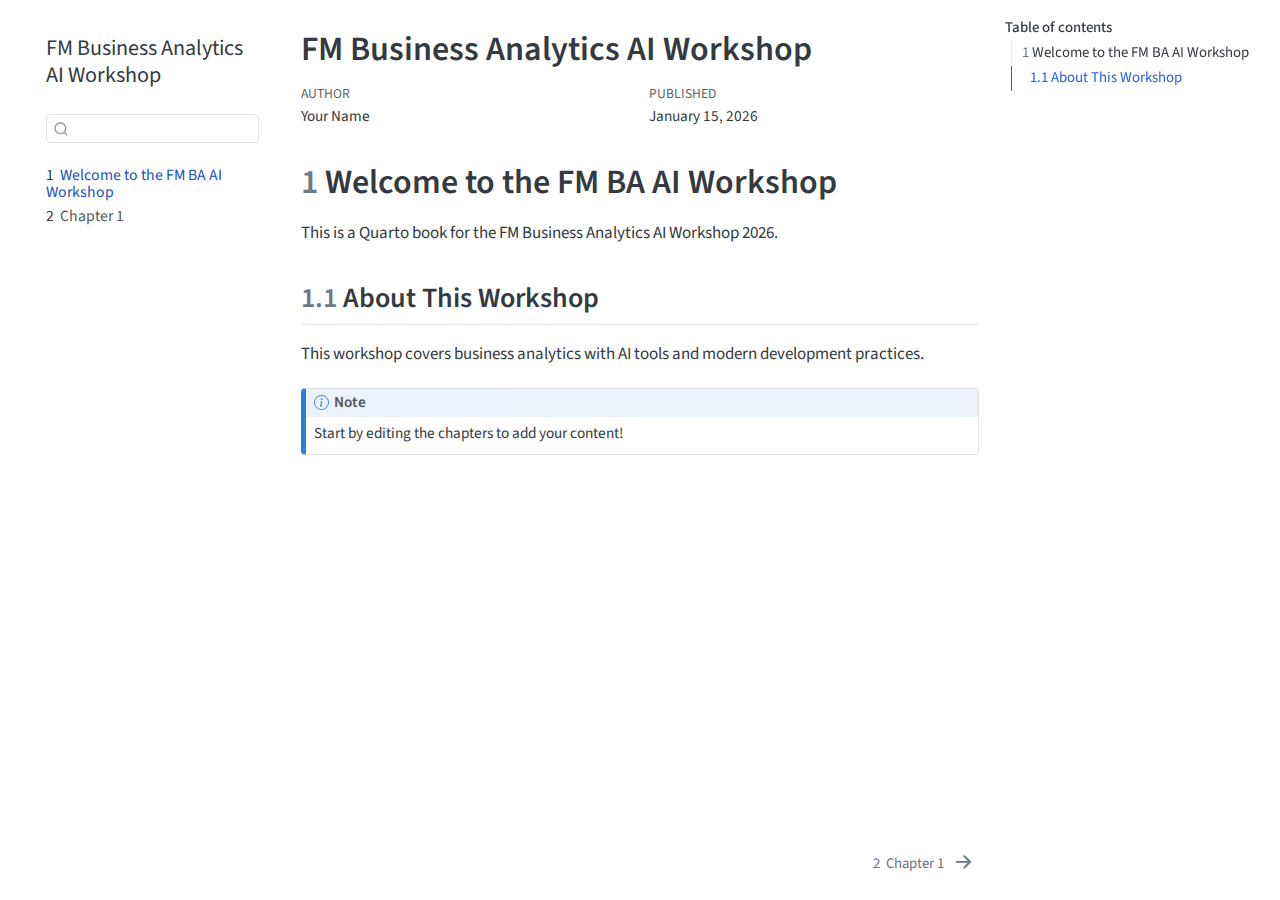
<file: index.html>
<!DOCTYPE html>
<html xmlns="http://www.w3.org/1999/xhtml" lang="en" xml:lang="en"><head>

<meta charset="utf-8">
<meta name="generator" content="quarto-1.8.26">

<meta name="viewport" content="width=device-width, initial-scale=1.0, user-scalable=yes">

<meta name="author" content="Your Name">
<meta name="dcterms.date" content="2026-01-15">

<title>FM Business Analytics AI Workshop</title>
<style>
code{white-space: pre-wrap;}
span.smallcaps{font-variant: small-caps;}
div.columns{display: flex; gap: min(4vw, 1.5em);}
div.column{flex: auto; overflow-x: auto;}
div.hanging-indent{margin-left: 1.5em; text-indent: -1.5em;}
ul.task-list{list-style: none;}
ul.task-list li input[type="checkbox"] {
  width: 0.8em;
  margin: 0 0.8em 0.2em -1em; /* quarto-specific, see https://github.com/quarto-dev/quarto-cli/issues/4556 */ 
  vertical-align: middle;
}
</style>


<script src="site_libs/quarto-nav/quarto-nav.js"></script>
<script src="site_libs/quarto-nav/headroom.min.js"></script>
<script src="site_libs/clipboard/clipboard.min.js"></script>
<script src="site_libs/quarto-search/autocomplete.umd.js"></script>
<script src="site_libs/quarto-search/fuse.min.js"></script>
<script src="site_libs/quarto-search/quarto-search.js"></script>
<meta name="quarto:offset" content="./">
<link href="./chapter1.html" rel="next">
<script src="site_libs/quarto-html/quarto.js" type="module"></script>
<script src="site_libs/quarto-html/tabsets/tabsets.js" type="module"></script>
<script src="site_libs/quarto-html/axe/axe-check.js" type="module"></script>
<script src="site_libs/quarto-html/popper.min.js"></script>
<script src="site_libs/quarto-html/tippy.umd.min.js"></script>
<script src="site_libs/quarto-html/anchor.min.js"></script>
<link href="site_libs/quarto-html/tippy.css" rel="stylesheet">
<link href="site_libs/quarto-html/quarto-syntax-highlighting-587c61ba64f3a5504c4d52d930310e48.css" rel="stylesheet" id="quarto-text-highlighting-styles">
<script src="site_libs/bootstrap/bootstrap.min.js"></script>
<link href="site_libs/bootstrap/bootstrap-icons.css" rel="stylesheet">
<link href="site_libs/bootstrap/bootstrap-0dd2bd5de344125cf763a379ddc3eb04.min.css" rel="stylesheet" append-hash="true" id="quarto-bootstrap" data-mode="light">
<script id="quarto-search-options" type="application/json">{
  "location": "sidebar",
  "copy-button": false,
  "collapse-after": 3,
  "panel-placement": "start",
  "type": "textbox",
  "limit": 50,
  "keyboard-shortcut": [
    "f",
    "/",
    "s"
  ],
  "show-item-context": false,
  "language": {
    "search-no-results-text": "No results",
    "search-matching-documents-text": "matching documents",
    "search-copy-link-title": "Copy link to search",
    "search-hide-matches-text": "Hide additional matches",
    "search-more-match-text": "more match in this document",
    "search-more-matches-text": "more matches in this document",
    "search-clear-button-title": "Clear",
    "search-text-placeholder": "",
    "search-detached-cancel-button-title": "Cancel",
    "search-submit-button-title": "Submit",
    "search-label": "Search"
  }
}</script>


</head>

<body class="nav-sidebar floating quarto-light">

<div id="quarto-search-results"></div>
  <header id="quarto-header" class="headroom fixed-top">
  <nav class="quarto-secondary-nav">
    <div class="container-fluid d-flex">
      <button type="button" class="quarto-btn-toggle btn" data-bs-toggle="collapse" role="button" data-bs-target=".quarto-sidebar-collapse-item" aria-controls="quarto-sidebar" aria-expanded="false" aria-label="Toggle sidebar navigation" onclick="if (window.quartoToggleHeadroom) { window.quartoToggleHeadroom(); }">
        <i class="bi bi-layout-text-sidebar-reverse"></i>
      </button>
        <nav class="quarto-page-breadcrumbs" aria-label="breadcrumb"><ol class="breadcrumb"><li class="breadcrumb-item"><a href="./index.html"><span class="chapter-number">1</span>&nbsp; <span class="chapter-title">Welcome to the FM BA AI Workshop</span></a></li></ol></nav>
        <a class="flex-grow-1" role="navigation" data-bs-toggle="collapse" data-bs-target=".quarto-sidebar-collapse-item" aria-controls="quarto-sidebar" aria-expanded="false" aria-label="Toggle sidebar navigation" onclick="if (window.quartoToggleHeadroom) { window.quartoToggleHeadroom(); }">      
        </a>
      <button type="button" class="btn quarto-search-button" aria-label="Search" onclick="window.quartoOpenSearch();">
        <i class="bi bi-search"></i>
      </button>
    </div>
  </nav>
</header>
<!-- content -->
<div id="quarto-content" class="quarto-container page-columns page-rows-contents page-layout-article">
<!-- sidebar -->
  <nav id="quarto-sidebar" class="sidebar collapse collapse-horizontal quarto-sidebar-collapse-item sidebar-navigation floating overflow-auto">
    <div class="pt-lg-2 mt-2 text-left sidebar-header">
    <div class="sidebar-title mb-0 py-0">
      <a href="./">FM Business Analytics AI Workshop</a> 
    </div>
      </div>
        <div class="mt-2 flex-shrink-0 align-items-center">
        <div class="sidebar-search">
        <div id="quarto-search" class="" title="Search"></div>
        </div>
        </div>
    <div class="sidebar-menu-container"> 
    <ul class="list-unstyled mt-1">
        <li class="sidebar-item">
  <div class="sidebar-item-container"> 
  <a href="./index.html" class="sidebar-item-text sidebar-link active">
 <span class="menu-text"><span class="chapter-number">1</span>&nbsp; <span class="chapter-title">Welcome to the FM BA AI Workshop</span></span></a>
  </div>
</li>
        <li class="sidebar-item">
  <div class="sidebar-item-container"> 
  <a href="./chapter1.html" class="sidebar-item-text sidebar-link">
 <span class="menu-text"><span class="chapter-number">2</span>&nbsp; <span class="chapter-title">Chapter 1</span></span></a>
  </div>
</li>
    </ul>
    </div>
</nav>
<div id="quarto-sidebar-glass" class="quarto-sidebar-collapse-item" data-bs-toggle="collapse" data-bs-target=".quarto-sidebar-collapse-item"></div>
<!-- margin-sidebar -->
    <div id="quarto-margin-sidebar" class="sidebar margin-sidebar">
        <nav id="TOC" role="doc-toc" class="toc-active">
    <h2 id="toc-title">Table of contents</h2>
   
  <ul>
  <li><a href="#welcome-to-the-fm-ba-ai-workshop" id="toc-welcome-to-the-fm-ba-ai-workshop" class="nav-link active" data-scroll-target="#welcome-to-the-fm-ba-ai-workshop"><span class="header-section-number">1</span> Welcome to the FM BA AI Workshop</a>
  <ul class="collapse">
  <li><a href="#about-this-workshop" id="toc-about-this-workshop" class="nav-link" data-scroll-target="#about-this-workshop"><span class="header-section-number">1.1</span> About This Workshop</a></li>
  </ul></li>
  </ul>
</nav>
    </div>
<!-- main -->
<main class="content" id="quarto-document-content">

<header id="title-block-header" class="quarto-title-block default">
<div class="quarto-title">
<h1 class="title">FM Business Analytics AI Workshop</h1>
</div>



<div class="quarto-title-meta">

    <div>
    <div class="quarto-title-meta-heading">Author</div>
    <div class="quarto-title-meta-contents">
             <p>Your Name </p>
          </div>
  </div>
    
    <div>
    <div class="quarto-title-meta-heading">Published</div>
    <div class="quarto-title-meta-contents">
      <p class="date">January 15, 2026</p>
    </div>
  </div>
  
    
  </div>
  


</header>


<section id="welcome-to-the-fm-ba-ai-workshop" class="level1" data-number="1">
<h1 data-number="1"><span class="header-section-number">1</span> Welcome to the FM BA AI Workshop</h1>
<p>This is a Quarto book for the FM Business Analytics AI Workshop 2026.</p>
<section id="about-this-workshop" class="level2" data-number="1.1">
<h2 data-number="1.1" class="anchored" data-anchor-id="about-this-workshop"><span class="header-section-number">1.1</span> About This Workshop</h2>
<p>This workshop covers business analytics with AI tools and modern development practices.</p>
<div class="callout callout-style-default callout-note callout-titled">
<div class="callout-header d-flex align-content-center">
<div class="callout-icon-container">
<i class="callout-icon"></i>
</div>
<div class="callout-title-container flex-fill">
Note
</div>
</div>
<div class="callout-body-container callout-body">
<p>Start by editing the chapters to add your content!</p>
</div>
</div>


</section>
</section>

</main> <!-- /main -->
<script id="quarto-html-after-body" type="application/javascript">
  window.document.addEventListener("DOMContentLoaded", function (event) {
    const icon = "";
    const anchorJS = new window.AnchorJS();
    anchorJS.options = {
      placement: 'right',
      icon: icon
    };
    anchorJS.add('.anchored');
    const isCodeAnnotation = (el) => {
      for (const clz of el.classList) {
        if (clz.startsWith('code-annotation-')) {                     
          return true;
        }
      }
      return false;
    }
    const onCopySuccess = function(e) {
      // button target
      const button = e.trigger;
      // don't keep focus
      button.blur();
      // flash "checked"
      button.classList.add('code-copy-button-checked');
      var currentTitle = button.getAttribute("title");
      button.setAttribute("title", "Copied!");
      let tooltip;
      if (window.bootstrap) {
        button.setAttribute("data-bs-toggle", "tooltip");
        button.setAttribute("data-bs-placement", "left");
        button.setAttribute("data-bs-title", "Copied!");
        tooltip = new bootstrap.Tooltip(button, 
          { trigger: "manual", 
            customClass: "code-copy-button-tooltip",
            offset: [0, -8]});
        tooltip.show();    
      }
      setTimeout(function() {
        if (tooltip) {
          tooltip.hide();
          button.removeAttribute("data-bs-title");
          button.removeAttribute("data-bs-toggle");
          button.removeAttribute("data-bs-placement");
        }
        button.setAttribute("title", currentTitle);
        button.classList.remove('code-copy-button-checked');
      }, 1000);
      // clear code selection
      e.clearSelection();
    }
    const getTextToCopy = function(trigger) {
      const outerScaffold = trigger.parentElement.cloneNode(true);
      const codeEl = outerScaffold.querySelector('code');
      for (const childEl of codeEl.children) {
        if (isCodeAnnotation(childEl)) {
          childEl.remove();
        }
      }
      return codeEl.innerText;
    }
    const clipboard = new window.ClipboardJS('.code-copy-button:not([data-in-quarto-modal])', {
      text: getTextToCopy
    });
    clipboard.on('success', onCopySuccess);
    if (window.document.getElementById('quarto-embedded-source-code-modal')) {
      const clipboardModal = new window.ClipboardJS('.code-copy-button[data-in-quarto-modal]', {
        text: getTextToCopy,
        container: window.document.getElementById('quarto-embedded-source-code-modal')
      });
      clipboardModal.on('success', onCopySuccess);
    }
      var localhostRegex = new RegExp(/^(?:http|https):\/\/localhost\:?[0-9]*\//);
      var mailtoRegex = new RegExp(/^mailto:/);
        var filterRegex = new RegExp('/' + window.location.host + '/');
      var isInternal = (href) => {
          return filterRegex.test(href) || localhostRegex.test(href) || mailtoRegex.test(href);
      }
      // Inspect non-navigation links and adorn them if external
     var links = window.document.querySelectorAll('a[href]:not(.nav-link):not(.navbar-brand):not(.toc-action):not(.sidebar-link):not(.sidebar-item-toggle):not(.pagination-link):not(.no-external):not([aria-hidden]):not(.dropdown-item):not(.quarto-navigation-tool):not(.about-link)');
      for (var i=0; i<links.length; i++) {
        const link = links[i];
        if (!isInternal(link.href)) {
          // undo the damage that might have been done by quarto-nav.js in the case of
          // links that we want to consider external
          if (link.dataset.originalHref !== undefined) {
            link.href = link.dataset.originalHref;
          }
        }
      }
    function tippyHover(el, contentFn, onTriggerFn, onUntriggerFn) {
      const config = {
        allowHTML: true,
        maxWidth: 500,
        delay: 100,
        arrow: false,
        appendTo: function(el) {
            return el.parentElement;
        },
        interactive: true,
        interactiveBorder: 10,
        theme: 'quarto',
        placement: 'bottom-start',
      };
      if (contentFn) {
        config.content = contentFn;
      }
      if (onTriggerFn) {
        config.onTrigger = onTriggerFn;
      }
      if (onUntriggerFn) {
        config.onUntrigger = onUntriggerFn;
      }
      window.tippy(el, config); 
    }
    const noterefs = window.document.querySelectorAll('a[role="doc-noteref"]');
    for (var i=0; i<noterefs.length; i++) {
      const ref = noterefs[i];
      tippyHover(ref, function() {
        // use id or data attribute instead here
        let href = ref.getAttribute('data-footnote-href') || ref.getAttribute('href');
        try { href = new URL(href).hash; } catch {}
        const id = href.replace(/^#\/?/, "");
        const note = window.document.getElementById(id);
        if (note) {
          return note.innerHTML;
        } else {
          return "";
        }
      });
    }
    const xrefs = window.document.querySelectorAll('a.quarto-xref');
    const processXRef = (id, note) => {
      // Strip column container classes
      const stripColumnClz = (el) => {
        el.classList.remove("page-full", "page-columns");
        if (el.children) {
          for (const child of el.children) {
            stripColumnClz(child);
          }
        }
      }
      stripColumnClz(note)
      if (id === null || id.startsWith('sec-')) {
        // Special case sections, only their first couple elements
        const container = document.createElement("div");
        if (note.children && note.children.length > 2) {
          container.appendChild(note.children[0].cloneNode(true));
          for (let i = 1; i < note.children.length; i++) {
            const child = note.children[i];
            if (child.tagName === "P" && child.innerText === "") {
              continue;
            } else {
              container.appendChild(child.cloneNode(true));
              break;
            }
          }
          if (window.Quarto?.typesetMath) {
            window.Quarto.typesetMath(container);
          }
          return container.innerHTML
        } else {
          if (window.Quarto?.typesetMath) {
            window.Quarto.typesetMath(note);
          }
          return note.innerHTML;
        }
      } else {
        // Remove any anchor links if they are present
        const anchorLink = note.querySelector('a.anchorjs-link');
        if (anchorLink) {
          anchorLink.remove();
        }
        if (window.Quarto?.typesetMath) {
          window.Quarto.typesetMath(note);
        }
        if (note.classList.contains("callout")) {
          return note.outerHTML;
        } else {
          return note.innerHTML;
        }
      }
    }
    for (var i=0; i<xrefs.length; i++) {
      const xref = xrefs[i];
      tippyHover(xref, undefined, function(instance) {
        instance.disable();
        let url = xref.getAttribute('href');
        let hash = undefined; 
        if (url.startsWith('#')) {
          hash = url;
        } else {
          try { hash = new URL(url).hash; } catch {}
        }
        if (hash) {
          const id = hash.replace(/^#\/?/, "");
          const note = window.document.getElementById(id);
          if (note !== null) {
            try {
              const html = processXRef(id, note.cloneNode(true));
              instance.setContent(html);
            } finally {
              instance.enable();
              instance.show();
            }
          } else {
            // See if we can fetch this
            fetch(url.split('#')[0])
            .then(res => res.text())
            .then(html => {
              const parser = new DOMParser();
              const htmlDoc = parser.parseFromString(html, "text/html");
              const note = htmlDoc.getElementById(id);
              if (note !== null) {
                const html = processXRef(id, note);
                instance.setContent(html);
              } 
            }).finally(() => {
              instance.enable();
              instance.show();
            });
          }
        } else {
          // See if we can fetch a full url (with no hash to target)
          // This is a special case and we should probably do some content thinning / targeting
          fetch(url)
          .then(res => res.text())
          .then(html => {
            const parser = new DOMParser();
            const htmlDoc = parser.parseFromString(html, "text/html");
            const note = htmlDoc.querySelector('main.content');
            if (note !== null) {
              // This should only happen for chapter cross references
              // (since there is no id in the URL)
              // remove the first header
              if (note.children.length > 0 && note.children[0].tagName === "HEADER") {
                note.children[0].remove();
              }
              const html = processXRef(null, note);
              instance.setContent(html);
            } 
          }).finally(() => {
            instance.enable();
            instance.show();
          });
        }
      }, function(instance) {
      });
    }
        let selectedAnnoteEl;
        const selectorForAnnotation = ( cell, annotation) => {
          let cellAttr = 'data-code-cell="' + cell + '"';
          let lineAttr = 'data-code-annotation="' +  annotation + '"';
          const selector = 'span[' + cellAttr + '][' + lineAttr + ']';
          return selector;
        }
        const selectCodeLines = (annoteEl) => {
          const doc = window.document;
          const targetCell = annoteEl.getAttribute("data-target-cell");
          const targetAnnotation = annoteEl.getAttribute("data-target-annotation");
          const annoteSpan = window.document.querySelector(selectorForAnnotation(targetCell, targetAnnotation));
          const lines = annoteSpan.getAttribute("data-code-lines").split(",");
          const lineIds = lines.map((line) => {
            return targetCell + "-" + line;
          })
          let top = null;
          let height = null;
          let parent = null;
          if (lineIds.length > 0) {
              //compute the position of the single el (top and bottom and make a div)
              const el = window.document.getElementById(lineIds[0]);
              top = el.offsetTop;
              height = el.offsetHeight;
              parent = el.parentElement.parentElement;
            if (lineIds.length > 1) {
              const lastEl = window.document.getElementById(lineIds[lineIds.length - 1]);
              const bottom = lastEl.offsetTop + lastEl.offsetHeight;
              height = bottom - top;
            }
            if (top !== null && height !== null && parent !== null) {
              // cook up a div (if necessary) and position it 
              let div = window.document.getElementById("code-annotation-line-highlight");
              if (div === null) {
                div = window.document.createElement("div");
                div.setAttribute("id", "code-annotation-line-highlight");
                div.style.position = 'absolute';
                parent.appendChild(div);
              }
              div.style.top = top - 2 + "px";
              div.style.height = height + 4 + "px";
              div.style.left = 0;
              let gutterDiv = window.document.getElementById("code-annotation-line-highlight-gutter");
              if (gutterDiv === null) {
                gutterDiv = window.document.createElement("div");
                gutterDiv.setAttribute("id", "code-annotation-line-highlight-gutter");
                gutterDiv.style.position = 'absolute';
                const codeCell = window.document.getElementById(targetCell);
                const gutter = codeCell.querySelector('.code-annotation-gutter');
                gutter.appendChild(gutterDiv);
              }
              gutterDiv.style.top = top - 2 + "px";
              gutterDiv.style.height = height + 4 + "px";
            }
            selectedAnnoteEl = annoteEl;
          }
        };
        const unselectCodeLines = () => {
          const elementsIds = ["code-annotation-line-highlight", "code-annotation-line-highlight-gutter"];
          elementsIds.forEach((elId) => {
            const div = window.document.getElementById(elId);
            if (div) {
              div.remove();
            }
          });
          selectedAnnoteEl = undefined;
        };
          // Handle positioning of the toggle
      window.addEventListener(
        "resize",
        throttle(() => {
          elRect = undefined;
          if (selectedAnnoteEl) {
            selectCodeLines(selectedAnnoteEl);
          }
        }, 10)
      );
      function throttle(fn, ms) {
      let throttle = false;
      let timer;
        return (...args) => {
          if(!throttle) { // first call gets through
              fn.apply(this, args);
              throttle = true;
          } else { // all the others get throttled
              if(timer) clearTimeout(timer); // cancel #2
              timer = setTimeout(() => {
                fn.apply(this, args);
                timer = throttle = false;
              }, ms);
          }
        };
      }
        // Attach click handler to the DT
        const annoteDls = window.document.querySelectorAll('dt[data-target-cell]');
        for (const annoteDlNode of annoteDls) {
          annoteDlNode.addEventListener('click', (event) => {
            const clickedEl = event.target;
            if (clickedEl !== selectedAnnoteEl) {
              unselectCodeLines();
              const activeEl = window.document.querySelector('dt[data-target-cell].code-annotation-active');
              if (activeEl) {
                activeEl.classList.remove('code-annotation-active');
              }
              selectCodeLines(clickedEl);
              clickedEl.classList.add('code-annotation-active');
            } else {
              // Unselect the line
              unselectCodeLines();
              clickedEl.classList.remove('code-annotation-active');
            }
          });
        }
    const findCites = (el) => {
      const parentEl = el.parentElement;
      if (parentEl) {
        const cites = parentEl.dataset.cites;
        if (cites) {
          return {
            el,
            cites: cites.split(' ')
          };
        } else {
          return findCites(el.parentElement)
        }
      } else {
        return undefined;
      }
    };
    var bibliorefs = window.document.querySelectorAll('a[role="doc-biblioref"]');
    for (var i=0; i<bibliorefs.length; i++) {
      const ref = bibliorefs[i];
      const citeInfo = findCites(ref);
      if (citeInfo) {
        tippyHover(citeInfo.el, function() {
          var popup = window.document.createElement('div');
          citeInfo.cites.forEach(function(cite) {
            var citeDiv = window.document.createElement('div');
            citeDiv.classList.add('hanging-indent');
            citeDiv.classList.add('csl-entry');
            var biblioDiv = window.document.getElementById('ref-' + cite);
            if (biblioDiv) {
              citeDiv.innerHTML = biblioDiv.innerHTML;
            }
            popup.appendChild(citeDiv);
          });
          return popup.innerHTML;
        });
      }
    }
  });
  </script>
<nav class="page-navigation">
  <div class="nav-page nav-page-previous">
  </div>
  <div class="nav-page nav-page-next">
      <a href="./chapter1.html" class="pagination-link" aria-label="Chapter 1">
        <span class="nav-page-text"><span class="chapter-number">2</span>&nbsp; <span class="chapter-title">Chapter 1</span></span> <i class="bi bi-arrow-right-short"></i>
      </a>
  </div>
</nav>
</div> <!-- /content -->




</body></html>
</file>
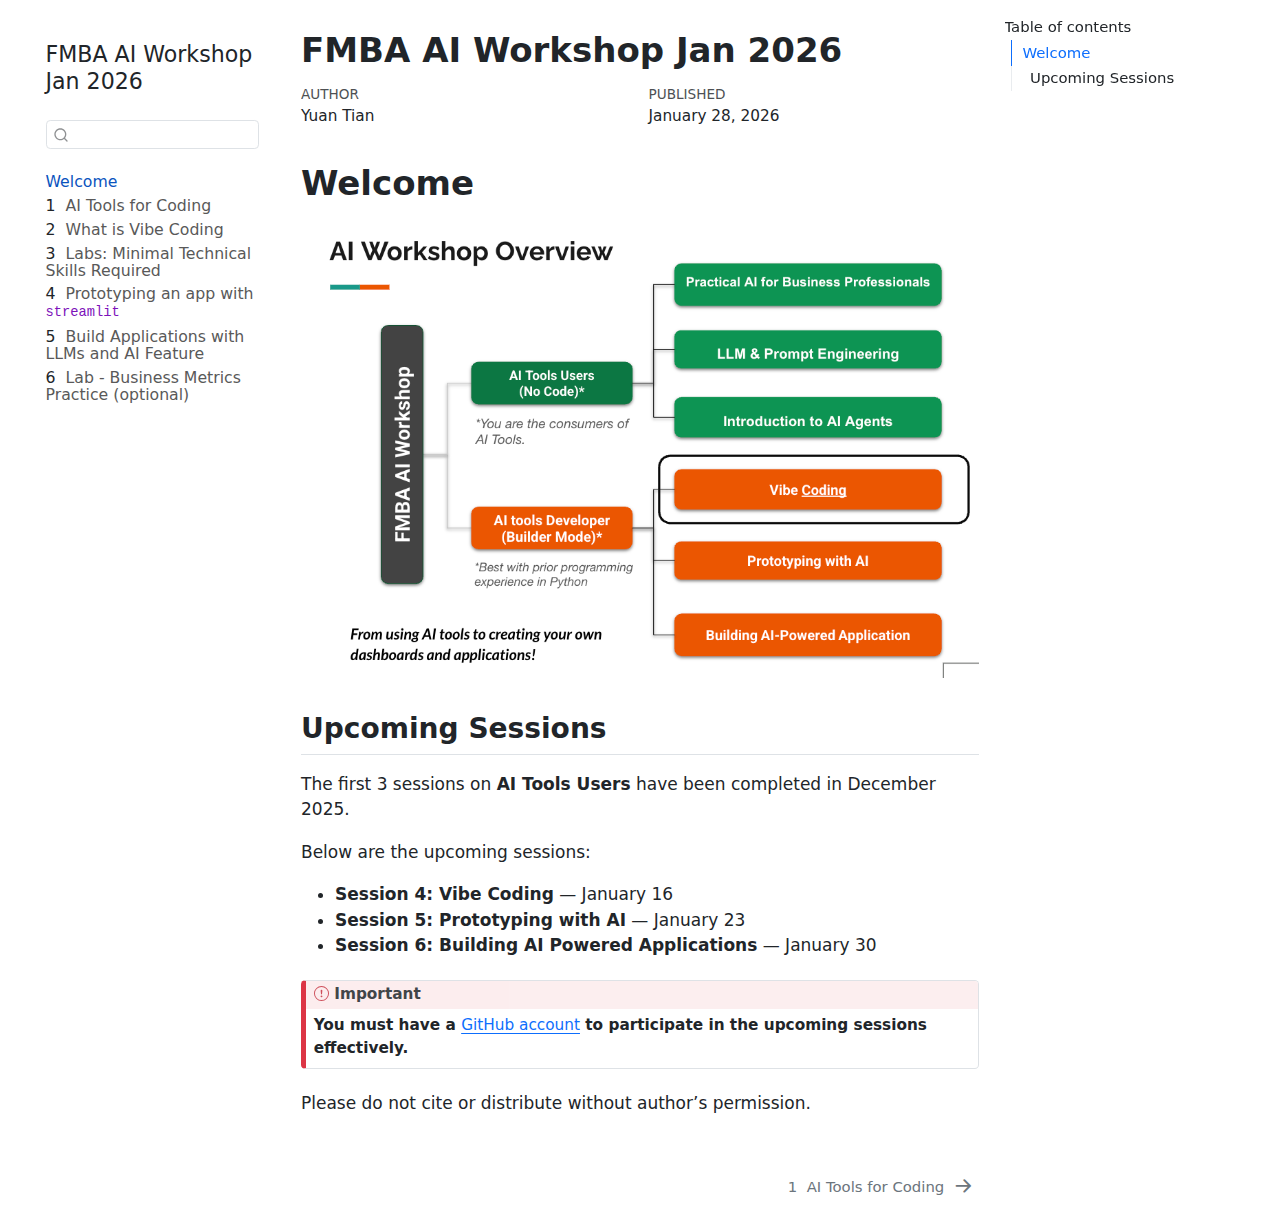
<file: docs/index.html>
<!DOCTYPE html>
<html xmlns="http://www.w3.org/1999/xhtml" lang="en" xml:lang="en"><head>

<meta charset="utf-8">
<meta name="generator" content="quarto-1.8.25">

<meta name="viewport" content="width=device-width, initial-scale=1.0, user-scalable=yes">

<meta name="author" content="Yuan Tian">
<meta name="dcterms.date" content="2026-01-28">

<title>FMBA AI Workshop Jan 2026</title>
<style>
code{white-space: pre-wrap;}
span.smallcaps{font-variant: small-caps;}
div.columns{display: flex; gap: min(4vw, 1.5em);}
div.column{flex: auto; overflow-x: auto;}
div.hanging-indent{margin-left: 1.5em; text-indent: -1.5em;}
ul.task-list{list-style: none;}
ul.task-list li input[type="checkbox"] {
  width: 0.8em;
  margin: 0 0.8em 0.2em -1em; /* quarto-specific, see https://github.com/quarto-dev/quarto-cli/issues/4556 */ 
  vertical-align: middle;
}
</style>


<script src="site_libs/quarto-nav/quarto-nav.js"></script>
<script src="site_libs/quarto-nav/headroom.min.js"></script>
<script src="site_libs/clipboard/clipboard.min.js"></script>
<script src="site_libs/quarto-search/autocomplete.umd.js"></script>
<script src="site_libs/quarto-search/fuse.min.js"></script>
<script src="site_libs/quarto-search/quarto-search.js"></script>
<meta name="quarto:offset" content="./">
<link href="./chapter0.html" rel="next">
<script src="site_libs/quarto-html/quarto.js" type="module"></script>
<script src="site_libs/quarto-html/tabsets/tabsets.js" type="module"></script>
<script src="site_libs/quarto-html/axe/axe-check.js" type="module"></script>
<script src="site_libs/quarto-html/popper.min.js"></script>
<script src="site_libs/quarto-html/tippy.umd.min.js"></script>
<script src="site_libs/quarto-html/anchor.min.js"></script>
<link href="site_libs/quarto-html/tippy.css" rel="stylesheet">
<link href="site_libs/quarto-html/quarto-syntax-highlighting-7b89279ff1a6dce999919e0e67d4d9ec.css" rel="stylesheet" id="quarto-text-highlighting-styles">
<script src="site_libs/bootstrap/bootstrap.min.js"></script>
<link href="site_libs/bootstrap/bootstrap-icons.css" rel="stylesheet">
<link href="site_libs/bootstrap/bootstrap-99913b7803b80b0c1d2b970a25816663.min.css" rel="stylesheet" append-hash="true" id="quarto-bootstrap" data-mode="light">
<script id="quarto-search-options" type="application/json">{
  "location": "sidebar",
  "copy-button": false,
  "collapse-after": 3,
  "panel-placement": "start",
  "type": "textbox",
  "limit": 50,
  "keyboard-shortcut": [
    "f",
    "/",
    "s"
  ],
  "show-item-context": false,
  "language": {
    "search-no-results-text": "No results",
    "search-matching-documents-text": "matching documents",
    "search-copy-link-title": "Copy link to search",
    "search-hide-matches-text": "Hide additional matches",
    "search-more-match-text": "more match in this document",
    "search-more-matches-text": "more matches in this document",
    "search-clear-button-title": "Clear",
    "search-text-placeholder": "",
    "search-detached-cancel-button-title": "Cancel",
    "search-submit-button-title": "Submit",
    "search-label": "Search"
  }
}</script>


</head>

<body class="nav-sidebar floating quarto-light">

<div id="quarto-search-results"></div>
  <header id="quarto-header" class="headroom fixed-top">
  <nav class="quarto-secondary-nav">
    <div class="container-fluid d-flex">
      <button type="button" class="quarto-btn-toggle btn" data-bs-toggle="collapse" role="button" data-bs-target=".quarto-sidebar-collapse-item" aria-controls="quarto-sidebar" aria-expanded="false" aria-label="Toggle sidebar navigation" onclick="if (window.quartoToggleHeadroom) { window.quartoToggleHeadroom(); }">
        <i class="bi bi-layout-text-sidebar-reverse"></i>
      </button>
        <nav class="quarto-page-breadcrumbs" aria-label="breadcrumb"><ol class="breadcrumb"><li class="breadcrumb-item"><a href="./index.html">Welcome</a></li></ol></nav>
        <a class="flex-grow-1" role="navigation" data-bs-toggle="collapse" data-bs-target=".quarto-sidebar-collapse-item" aria-controls="quarto-sidebar" aria-expanded="false" aria-label="Toggle sidebar navigation" onclick="if (window.quartoToggleHeadroom) { window.quartoToggleHeadroom(); }">      
        </a>
      <button type="button" class="btn quarto-search-button" aria-label="Search" onclick="window.quartoOpenSearch();">
        <i class="bi bi-search"></i>
      </button>
    </div>
  </nav>
</header>
<!-- content -->
<div id="quarto-content" class="quarto-container page-columns page-rows-contents page-layout-article">
<!-- sidebar -->
  <nav id="quarto-sidebar" class="sidebar collapse collapse-horizontal quarto-sidebar-collapse-item sidebar-navigation floating overflow-auto">
    <div class="pt-lg-2 mt-2 text-left sidebar-header sidebar-header-stacked">
      <a href="./index.html" class="sidebar-logo-link">
      </a>
    <div class="sidebar-title mb-0 py-0">
      <a href="./">FMBA AI Workshop Jan 2026</a> 
    </div>
      </div>
        <div class="mt-2 flex-shrink-0 align-items-center">
        <div class="sidebar-search">
        <div id="quarto-search" class="" title="Search"></div>
        </div>
        </div>
    <div class="sidebar-menu-container"> 
    <ul class="list-unstyled mt-1">
        <li class="sidebar-item">
  <div class="sidebar-item-container"> 
  <a href="./index.html" class="sidebar-item-text sidebar-link active">
 <span class="menu-text">Welcome</span></a>
  </div>
</li>
        <li class="sidebar-item">
  <div class="sidebar-item-container"> 
  <a href="./chapter0.html" class="sidebar-item-text sidebar-link">
 <span class="menu-text"><span class="chapter-number">1</span>&nbsp; <span class="chapter-title">AI Tools for Coding</span></span></a>
  </div>
</li>
        <li class="sidebar-item">
  <div class="sidebar-item-container"> 
  <a href="./chapter1.html" class="sidebar-item-text sidebar-link">
 <span class="menu-text"><span class="chapter-number">2</span>&nbsp; <span class="chapter-title">What is Vibe Coding</span></span></a>
  </div>
</li>
        <li class="sidebar-item">
  <div class="sidebar-item-container"> 
  <a href="./chapter2.html" class="sidebar-item-text sidebar-link">
 <span class="menu-text"><span class="chapter-number">3</span>&nbsp; <span class="chapter-title">Labs: Minimal Technical Skills Required</span></span></a>
  </div>
</li>
        <li class="sidebar-item">
  <div class="sidebar-item-container"> 
  <a href="./chapter3.html" class="sidebar-item-text sidebar-link">
 <span class="menu-text"><span class="chapter-number">4</span>&nbsp; <span class="chapter-title">Prototyping an app with <code>streamlit</code></span></span></a>
  </div>
</li>
        <li class="sidebar-item">
  <div class="sidebar-item-container"> 
  <a href="./chapter4.html" class="sidebar-item-text sidebar-link">
 <span class="menu-text"><span class="chapter-number">5</span>&nbsp; <span class="chapter-title">Build Applications with LLMs and AI Feature</span></span></a>
  </div>
</li>
        <li class="sidebar-item">
  <div class="sidebar-item-container"> 
  <a href="./chapter5.html" class="sidebar-item-text sidebar-link">
 <span class="menu-text"><span class="chapter-number">6</span>&nbsp; <span class="chapter-title">Lab - Business Metrics Practice (optional)</span></span></a>
  </div>
</li>
    </ul>
    </div>
</nav>
<div id="quarto-sidebar-glass" class="quarto-sidebar-collapse-item" data-bs-toggle="collapse" data-bs-target=".quarto-sidebar-collapse-item"></div>
<!-- margin-sidebar -->
    <div id="quarto-margin-sidebar" class="sidebar margin-sidebar">
        <nav id="TOC" role="doc-toc" class="toc-active">
    <h2 id="toc-title">Table of contents</h2>
   
  <ul>
  <li><a href="#welcome" id="toc-welcome" class="nav-link active" data-scroll-target="#welcome">Welcome</a>
  <ul class="collapse">
  <li><a href="#upcoming-sessions" id="toc-upcoming-sessions" class="nav-link" data-scroll-target="#upcoming-sessions">Upcoming Sessions</a></li>
  </ul></li>
  </ul>
</nav>
    </div>
<!-- main -->
<main class="content" id="quarto-document-content">

<header id="title-block-header" class="quarto-title-block default">
<div class="quarto-title">
<h1 class="title">FMBA AI Workshop Jan 2026</h1>
</div>



<div class="quarto-title-meta">

    <div>
    <div class="quarto-title-meta-heading">Author</div>
    <div class="quarto-title-meta-contents">
             <p>Yuan Tian </p>
          </div>
  </div>
    
    <div>
    <div class="quarto-title-meta-heading">Published</div>
    <div class="quarto-title-meta-contents">
      <p class="date">January 28, 2026</p>
    </div>
  </div>
  
    
  </div>
  


</header>


<section id="welcome" class="level1 unnumbered">
<h1 class="unnumbered">Welcome</h1>
<p><img src="images/allsessions.png" class="img-fluid"></p>
<section id="upcoming-sessions" class="level2 unnumbered">
<h2 class="unnumbered anchored" data-anchor-id="upcoming-sessions">Upcoming Sessions</h2>
<p>The first 3 sessions on <strong>AI Tools Users</strong> have been completed in December 2025.</p>
<p>Below are the upcoming sessions:</p>
<ul>
<li><strong>Session 4: Vibe Coding</strong> — January 16</li>
<li><strong>Session 5: Prototyping with AI</strong> — January 23</li>
<li><strong>Session 6: Building AI Powered Applications</strong> — January 30</li>
</ul>
<div class="callout callout-style-default callout-important callout-titled">
<div class="callout-header d-flex align-content-center">
<div class="callout-icon-container">
<i class="callout-icon"></i>
</div>
<div class="callout-title-container flex-fill">
Important
</div>
</div>
<div class="callout-body-container callout-body">
<p><strong>You must have a <a href="https://github.com/">GitHub account</a> to participate in the upcoming sessions effectively.</strong></p>
</div>
</div>
<p>Please do not cite or distribute without author’s permission.</p>


</section>
</section>

</main> <!-- /main -->
<script id="quarto-html-after-body" type="application/javascript">
  window.document.addEventListener("DOMContentLoaded", function (event) {
    const icon = "";
    const anchorJS = new window.AnchorJS();
    anchorJS.options = {
      placement: 'right',
      icon: icon
    };
    anchorJS.add('.anchored');
    const isCodeAnnotation = (el) => {
      for (const clz of el.classList) {
        if (clz.startsWith('code-annotation-')) {                     
          return true;
        }
      }
      return false;
    }
    const onCopySuccess = function(e) {
      // button target
      const button = e.trigger;
      // don't keep focus
      button.blur();
      // flash "checked"
      button.classList.add('code-copy-button-checked');
      var currentTitle = button.getAttribute("title");
      button.setAttribute("title", "Copied!");
      let tooltip;
      if (window.bootstrap) {
        button.setAttribute("data-bs-toggle", "tooltip");
        button.setAttribute("data-bs-placement", "left");
        button.setAttribute("data-bs-title", "Copied!");
        tooltip = new bootstrap.Tooltip(button, 
          { trigger: "manual", 
            customClass: "code-copy-button-tooltip",
            offset: [0, -8]});
        tooltip.show();    
      }
      setTimeout(function() {
        if (tooltip) {
          tooltip.hide();
          button.removeAttribute("data-bs-title");
          button.removeAttribute("data-bs-toggle");
          button.removeAttribute("data-bs-placement");
        }
        button.setAttribute("title", currentTitle);
        button.classList.remove('code-copy-button-checked');
      }, 1000);
      // clear code selection
      e.clearSelection();
    }
    const getTextToCopy = function(trigger) {
      const outerScaffold = trigger.parentElement.cloneNode(true);
      const codeEl = outerScaffold.querySelector('code');
      for (const childEl of codeEl.children) {
        if (isCodeAnnotation(childEl)) {
          childEl.remove();
        }
      }
      return codeEl.innerText;
    }
    const clipboard = new window.ClipboardJS('.code-copy-button:not([data-in-quarto-modal])', {
      text: getTextToCopy
    });
    clipboard.on('success', onCopySuccess);
    if (window.document.getElementById('quarto-embedded-source-code-modal')) {
      const clipboardModal = new window.ClipboardJS('.code-copy-button[data-in-quarto-modal]', {
        text: getTextToCopy,
        container: window.document.getElementById('quarto-embedded-source-code-modal')
      });
      clipboardModal.on('success', onCopySuccess);
    }
      var localhostRegex = new RegExp(/^(?:http|https):\/\/localhost\:?[0-9]*\//);
      var mailtoRegex = new RegExp(/^mailto:/);
        var filterRegex = new RegExp('/' + window.location.host + '/');
      var isInternal = (href) => {
          return filterRegex.test(href) || localhostRegex.test(href) || mailtoRegex.test(href);
      }
      // Inspect non-navigation links and adorn them if external
     var links = window.document.querySelectorAll('a[href]:not(.nav-link):not(.navbar-brand):not(.toc-action):not(.sidebar-link):not(.sidebar-item-toggle):not(.pagination-link):not(.no-external):not([aria-hidden]):not(.dropdown-item):not(.quarto-navigation-tool):not(.about-link)');
      for (var i=0; i<links.length; i++) {
        const link = links[i];
        if (!isInternal(link.href)) {
          // undo the damage that might have been done by quarto-nav.js in the case of
          // links that we want to consider external
          if (link.dataset.originalHref !== undefined) {
            link.href = link.dataset.originalHref;
          }
        }
      }
    function tippyHover(el, contentFn, onTriggerFn, onUntriggerFn) {
      const config = {
        allowHTML: true,
        maxWidth: 500,
        delay: 100,
        arrow: false,
        appendTo: function(el) {
            return el.parentElement;
        },
        interactive: true,
        interactiveBorder: 10,
        theme: 'quarto',
        placement: 'bottom-start',
      };
      if (contentFn) {
        config.content = contentFn;
      }
      if (onTriggerFn) {
        config.onTrigger = onTriggerFn;
      }
      if (onUntriggerFn) {
        config.onUntrigger = onUntriggerFn;
      }
      window.tippy(el, config); 
    }
    const noterefs = window.document.querySelectorAll('a[role="doc-noteref"]');
    for (var i=0; i<noterefs.length; i++) {
      const ref = noterefs[i];
      tippyHover(ref, function() {
        // use id or data attribute instead here
        let href = ref.getAttribute('data-footnote-href') || ref.getAttribute('href');
        try { href = new URL(href).hash; } catch {}
        const id = href.replace(/^#\/?/, "");
        const note = window.document.getElementById(id);
        if (note) {
          return note.innerHTML;
        } else {
          return "";
        }
      });
    }
    const xrefs = window.document.querySelectorAll('a.quarto-xref');
    const processXRef = (id, note) => {
      // Strip column container classes
      const stripColumnClz = (el) => {
        el.classList.remove("page-full", "page-columns");
        if (el.children) {
          for (const child of el.children) {
            stripColumnClz(child);
          }
        }
      }
      stripColumnClz(note)
      if (id === null || id.startsWith('sec-')) {
        // Special case sections, only their first couple elements
        const container = document.createElement("div");
        if (note.children && note.children.length > 2) {
          container.appendChild(note.children[0].cloneNode(true));
          for (let i = 1; i < note.children.length; i++) {
            const child = note.children[i];
            if (child.tagName === "P" && child.innerText === "") {
              continue;
            } else {
              container.appendChild(child.cloneNode(true));
              break;
            }
          }
          if (window.Quarto?.typesetMath) {
            window.Quarto.typesetMath(container);
          }
          return container.innerHTML
        } else {
          if (window.Quarto?.typesetMath) {
            window.Quarto.typesetMath(note);
          }
          return note.innerHTML;
        }
      } else {
        // Remove any anchor links if they are present
        const anchorLink = note.querySelector('a.anchorjs-link');
        if (anchorLink) {
          anchorLink.remove();
        }
        if (window.Quarto?.typesetMath) {
          window.Quarto.typesetMath(note);
        }
        if (note.classList.contains("callout")) {
          return note.outerHTML;
        } else {
          return note.innerHTML;
        }
      }
    }
    for (var i=0; i<xrefs.length; i++) {
      const xref = xrefs[i];
      tippyHover(xref, undefined, function(instance) {
        instance.disable();
        let url = xref.getAttribute('href');
        let hash = undefined; 
        if (url.startsWith('#')) {
          hash = url;
        } else {
          try { hash = new URL(url).hash; } catch {}
        }
        if (hash) {
          const id = hash.replace(/^#\/?/, "");
          const note = window.document.getElementById(id);
          if (note !== null) {
            try {
              const html = processXRef(id, note.cloneNode(true));
              instance.setContent(html);
            } finally {
              instance.enable();
              instance.show();
            }
          } else {
            // See if we can fetch this
            fetch(url.split('#')[0])
            .then(res => res.text())
            .then(html => {
              const parser = new DOMParser();
              const htmlDoc = parser.parseFromString(html, "text/html");
              const note = htmlDoc.getElementById(id);
              if (note !== null) {
                const html = processXRef(id, note);
                instance.setContent(html);
              } 
            }).finally(() => {
              instance.enable();
              instance.show();
            });
          }
        } else {
          // See if we can fetch a full url (with no hash to target)
          // This is a special case and we should probably do some content thinning / targeting
          fetch(url)
          .then(res => res.text())
          .then(html => {
            const parser = new DOMParser();
            const htmlDoc = parser.parseFromString(html, "text/html");
            const note = htmlDoc.querySelector('main.content');
            if (note !== null) {
              // This should only happen for chapter cross references
              // (since there is no id in the URL)
              // remove the first header
              if (note.children.length > 0 && note.children[0].tagName === "HEADER") {
                note.children[0].remove();
              }
              const html = processXRef(null, note);
              instance.setContent(html);
            } 
          }).finally(() => {
            instance.enable();
            instance.show();
          });
        }
      }, function(instance) {
      });
    }
        let selectedAnnoteEl;
        const selectorForAnnotation = ( cell, annotation) => {
          let cellAttr = 'data-code-cell="' + cell + '"';
          let lineAttr = 'data-code-annotation="' +  annotation + '"';
          const selector = 'span[' + cellAttr + '][' + lineAttr + ']';
          return selector;
        }
        const selectCodeLines = (annoteEl) => {
          const doc = window.document;
          const targetCell = annoteEl.getAttribute("data-target-cell");
          const targetAnnotation = annoteEl.getAttribute("data-target-annotation");
          const annoteSpan = window.document.querySelector(selectorForAnnotation(targetCell, targetAnnotation));
          const lines = annoteSpan.getAttribute("data-code-lines").split(",");
          const lineIds = lines.map((line) => {
            return targetCell + "-" + line;
          })
          let top = null;
          let height = null;
          let parent = null;
          if (lineIds.length > 0) {
              //compute the position of the single el (top and bottom and make a div)
              const el = window.document.getElementById(lineIds[0]);
              top = el.offsetTop;
              height = el.offsetHeight;
              parent = el.parentElement.parentElement;
            if (lineIds.length > 1) {
              const lastEl = window.document.getElementById(lineIds[lineIds.length - 1]);
              const bottom = lastEl.offsetTop + lastEl.offsetHeight;
              height = bottom - top;
            }
            if (top !== null && height !== null && parent !== null) {
              // cook up a div (if necessary) and position it 
              let div = window.document.getElementById("code-annotation-line-highlight");
              if (div === null) {
                div = window.document.createElement("div");
                div.setAttribute("id", "code-annotation-line-highlight");
                div.style.position = 'absolute';
                parent.appendChild(div);
              }
              div.style.top = top - 2 + "px";
              div.style.height = height + 4 + "px";
              div.style.left = 0;
              let gutterDiv = window.document.getElementById("code-annotation-line-highlight-gutter");
              if (gutterDiv === null) {
                gutterDiv = window.document.createElement("div");
                gutterDiv.setAttribute("id", "code-annotation-line-highlight-gutter");
                gutterDiv.style.position = 'absolute';
                const codeCell = window.document.getElementById(targetCell);
                const gutter = codeCell.querySelector('.code-annotation-gutter');
                gutter.appendChild(gutterDiv);
              }
              gutterDiv.style.top = top - 2 + "px";
              gutterDiv.style.height = height + 4 + "px";
            }
            selectedAnnoteEl = annoteEl;
          }
        };
        const unselectCodeLines = () => {
          const elementsIds = ["code-annotation-line-highlight", "code-annotation-line-highlight-gutter"];
          elementsIds.forEach((elId) => {
            const div = window.document.getElementById(elId);
            if (div) {
              div.remove();
            }
          });
          selectedAnnoteEl = undefined;
        };
          // Handle positioning of the toggle
      window.addEventListener(
        "resize",
        throttle(() => {
          elRect = undefined;
          if (selectedAnnoteEl) {
            selectCodeLines(selectedAnnoteEl);
          }
        }, 10)
      );
      function throttle(fn, ms) {
      let throttle = false;
      let timer;
        return (...args) => {
          if(!throttle) { // first call gets through
              fn.apply(this, args);
              throttle = true;
          } else { // all the others get throttled
              if(timer) clearTimeout(timer); // cancel #2
              timer = setTimeout(() => {
                fn.apply(this, args);
                timer = throttle = false;
              }, ms);
          }
        };
      }
        // Attach click handler to the DT
        const annoteDls = window.document.querySelectorAll('dt[data-target-cell]');
        for (const annoteDlNode of annoteDls) {
          annoteDlNode.addEventListener('click', (event) => {
            const clickedEl = event.target;
            if (clickedEl !== selectedAnnoteEl) {
              unselectCodeLines();
              const activeEl = window.document.querySelector('dt[data-target-cell].code-annotation-active');
              if (activeEl) {
                activeEl.classList.remove('code-annotation-active');
              }
              selectCodeLines(clickedEl);
              clickedEl.classList.add('code-annotation-active');
            } else {
              // Unselect the line
              unselectCodeLines();
              clickedEl.classList.remove('code-annotation-active');
            }
          });
        }
    const findCites = (el) => {
      const parentEl = el.parentElement;
      if (parentEl) {
        const cites = parentEl.dataset.cites;
        if (cites) {
          return {
            el,
            cites: cites.split(' ')
          };
        } else {
          return findCites(el.parentElement)
        }
      } else {
        return undefined;
      }
    };
    var bibliorefs = window.document.querySelectorAll('a[role="doc-biblioref"]');
    for (var i=0; i<bibliorefs.length; i++) {
      const ref = bibliorefs[i];
      const citeInfo = findCites(ref);
      if (citeInfo) {
        tippyHover(citeInfo.el, function() {
          var popup = window.document.createElement('div');
          citeInfo.cites.forEach(function(cite) {
            var citeDiv = window.document.createElement('div');
            citeDiv.classList.add('hanging-indent');
            citeDiv.classList.add('csl-entry');
            var biblioDiv = window.document.getElementById('ref-' + cite);
            if (biblioDiv) {
              citeDiv.innerHTML = biblioDiv.innerHTML;
            }
            popup.appendChild(citeDiv);
          });
          return popup.innerHTML;
        });
      }
    }
  });
  </script>
<nav class="page-navigation">
  <div class="nav-page nav-page-previous">
  </div>
  <div class="nav-page nav-page-next">
      <a href="./chapter0.html" class="pagination-link" aria-label="AI Tools for Coding">
        <span class="nav-page-text"><span class="chapter-number">1</span>&nbsp; <span class="chapter-title">AI Tools for Coding</span></span> <i class="bi bi-arrow-right-short"></i>
      </a>
  </div>
</nav>
</div> <!-- /content -->




</body></html>
</file>
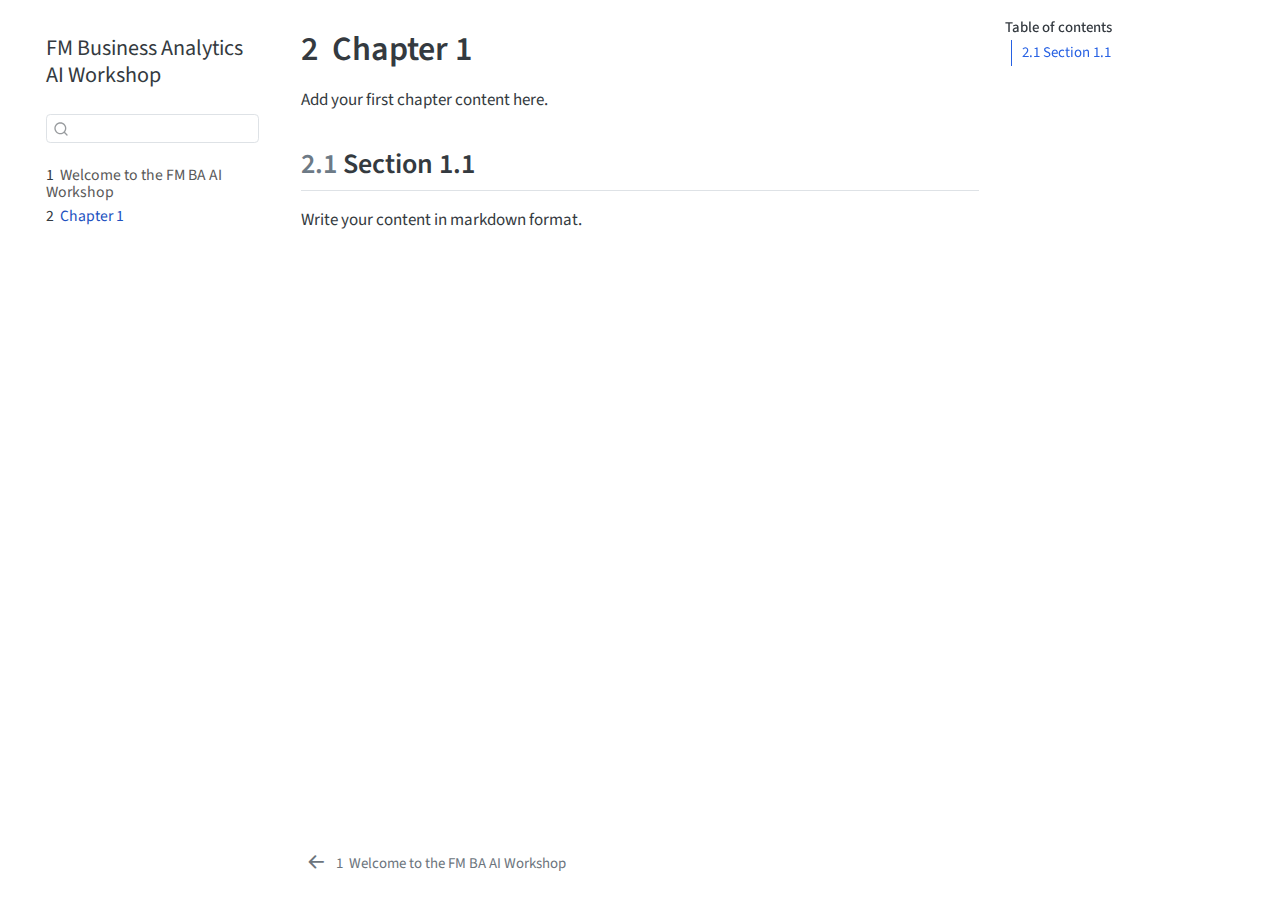
<file: chapter1.html>
<!DOCTYPE html>
<html xmlns="http://www.w3.org/1999/xhtml" lang="en" xml:lang="en"><head>

<meta charset="utf-8">
<meta name="generator" content="quarto-1.8.26">

<meta name="viewport" content="width=device-width, initial-scale=1.0, user-scalable=yes">


<title>2&nbsp; Chapter 1 – FM Business Analytics AI Workshop</title>
<style>
code{white-space: pre-wrap;}
span.smallcaps{font-variant: small-caps;}
div.columns{display: flex; gap: min(4vw, 1.5em);}
div.column{flex: auto; overflow-x: auto;}
div.hanging-indent{margin-left: 1.5em; text-indent: -1.5em;}
ul.task-list{list-style: none;}
ul.task-list li input[type="checkbox"] {
  width: 0.8em;
  margin: 0 0.8em 0.2em -1em; /* quarto-specific, see https://github.com/quarto-dev/quarto-cli/issues/4556 */ 
  vertical-align: middle;
}
</style>


<script src="site_libs/quarto-nav/quarto-nav.js"></script>
<script src="site_libs/quarto-nav/headroom.min.js"></script>
<script src="site_libs/clipboard/clipboard.min.js"></script>
<script src="site_libs/quarto-search/autocomplete.umd.js"></script>
<script src="site_libs/quarto-search/fuse.min.js"></script>
<script src="site_libs/quarto-search/quarto-search.js"></script>
<meta name="quarto:offset" content="./">
<link href="./index.html" rel="prev">
<script src="site_libs/quarto-html/quarto.js" type="module"></script>
<script src="site_libs/quarto-html/tabsets/tabsets.js" type="module"></script>
<script src="site_libs/quarto-html/axe/axe-check.js" type="module"></script>
<script src="site_libs/quarto-html/popper.min.js"></script>
<script src="site_libs/quarto-html/tippy.umd.min.js"></script>
<script src="site_libs/quarto-html/anchor.min.js"></script>
<link href="site_libs/quarto-html/tippy.css" rel="stylesheet">
<link href="site_libs/quarto-html/quarto-syntax-highlighting-587c61ba64f3a5504c4d52d930310e48.css" rel="stylesheet" id="quarto-text-highlighting-styles">
<script src="site_libs/bootstrap/bootstrap.min.js"></script>
<link href="site_libs/bootstrap/bootstrap-icons.css" rel="stylesheet">
<link href="site_libs/bootstrap/bootstrap-0dd2bd5de344125cf763a379ddc3eb04.min.css" rel="stylesheet" append-hash="true" id="quarto-bootstrap" data-mode="light">
<script id="quarto-search-options" type="application/json">{
  "location": "sidebar",
  "copy-button": false,
  "collapse-after": 3,
  "panel-placement": "start",
  "type": "textbox",
  "limit": 50,
  "keyboard-shortcut": [
    "f",
    "/",
    "s"
  ],
  "show-item-context": false,
  "language": {
    "search-no-results-text": "No results",
    "search-matching-documents-text": "matching documents",
    "search-copy-link-title": "Copy link to search",
    "search-hide-matches-text": "Hide additional matches",
    "search-more-match-text": "more match in this document",
    "search-more-matches-text": "more matches in this document",
    "search-clear-button-title": "Clear",
    "search-text-placeholder": "",
    "search-detached-cancel-button-title": "Cancel",
    "search-submit-button-title": "Submit",
    "search-label": "Search"
  }
}</script>


</head>

<body class="nav-sidebar floating quarto-light">

<div id="quarto-search-results"></div>
  <header id="quarto-header" class="headroom fixed-top">
  <nav class="quarto-secondary-nav">
    <div class="container-fluid d-flex">
      <button type="button" class="quarto-btn-toggle btn" data-bs-toggle="collapse" role="button" data-bs-target=".quarto-sidebar-collapse-item" aria-controls="quarto-sidebar" aria-expanded="false" aria-label="Toggle sidebar navigation" onclick="if (window.quartoToggleHeadroom) { window.quartoToggleHeadroom(); }">
        <i class="bi bi-layout-text-sidebar-reverse"></i>
      </button>
        <nav class="quarto-page-breadcrumbs" aria-label="breadcrumb"><ol class="breadcrumb"><li class="breadcrumb-item"><a href="./chapter1.html"><span class="chapter-number">2</span>&nbsp; <span class="chapter-title">Chapter 1</span></a></li></ol></nav>
        <a class="flex-grow-1" role="navigation" data-bs-toggle="collapse" data-bs-target=".quarto-sidebar-collapse-item" aria-controls="quarto-sidebar" aria-expanded="false" aria-label="Toggle sidebar navigation" onclick="if (window.quartoToggleHeadroom) { window.quartoToggleHeadroom(); }">      
        </a>
      <button type="button" class="btn quarto-search-button" aria-label="Search" onclick="window.quartoOpenSearch();">
        <i class="bi bi-search"></i>
      </button>
    </div>
  </nav>
</header>
<!-- content -->
<div id="quarto-content" class="quarto-container page-columns page-rows-contents page-layout-article">
<!-- sidebar -->
  <nav id="quarto-sidebar" class="sidebar collapse collapse-horizontal quarto-sidebar-collapse-item sidebar-navigation floating overflow-auto">
    <div class="pt-lg-2 mt-2 text-left sidebar-header">
    <div class="sidebar-title mb-0 py-0">
      <a href="./">FM Business Analytics AI Workshop</a> 
    </div>
      </div>
        <div class="mt-2 flex-shrink-0 align-items-center">
        <div class="sidebar-search">
        <div id="quarto-search" class="" title="Search"></div>
        </div>
        </div>
    <div class="sidebar-menu-container"> 
    <ul class="list-unstyled mt-1">
        <li class="sidebar-item">
  <div class="sidebar-item-container"> 
  <a href="./index.html" class="sidebar-item-text sidebar-link">
 <span class="menu-text"><span class="chapter-number">1</span>&nbsp; <span class="chapter-title">Welcome to the FM BA AI Workshop</span></span></a>
  </div>
</li>
        <li class="sidebar-item">
  <div class="sidebar-item-container"> 
  <a href="./chapter1.html" class="sidebar-item-text sidebar-link active">
 <span class="menu-text"><span class="chapter-number">2</span>&nbsp; <span class="chapter-title">Chapter 1</span></span></a>
  </div>
</li>
    </ul>
    </div>
</nav>
<div id="quarto-sidebar-glass" class="quarto-sidebar-collapse-item" data-bs-toggle="collapse" data-bs-target=".quarto-sidebar-collapse-item"></div>
<!-- margin-sidebar -->
    <div id="quarto-margin-sidebar" class="sidebar margin-sidebar">
        <nav id="TOC" role="doc-toc" class="toc-active">
    <h2 id="toc-title">Table of contents</h2>
   
  <ul>
  <li><a href="#section-1.1" id="toc-section-1.1" class="nav-link active" data-scroll-target="#section-1.1"><span class="header-section-number">2.1</span> Section 1.1</a></li>
  </ul>
</nav>
    </div>
<!-- main -->
<main class="content" id="quarto-document-content">

<header id="title-block-header" class="quarto-title-block default">
<div class="quarto-title">
<h1 class="title"><span class="chapter-number">2</span>&nbsp; <span class="chapter-title">Chapter 1</span></h1>
</div>



<div class="quarto-title-meta">

    
  
    
  </div>
  


</header>


<p>Add your first chapter content here.</p>
<section id="section-1.1" class="level2" data-number="2.1">
<h2 data-number="2.1" class="anchored" data-anchor-id="section-1.1"><span class="header-section-number">2.1</span> Section 1.1</h2>
<p>Write your content in markdown format.</p>


</section>

</main> <!-- /main -->
<script id="quarto-html-after-body" type="application/javascript">
  window.document.addEventListener("DOMContentLoaded", function (event) {
    const icon = "";
    const anchorJS = new window.AnchorJS();
    anchorJS.options = {
      placement: 'right',
      icon: icon
    };
    anchorJS.add('.anchored');
    const isCodeAnnotation = (el) => {
      for (const clz of el.classList) {
        if (clz.startsWith('code-annotation-')) {                     
          return true;
        }
      }
      return false;
    }
    const onCopySuccess = function(e) {
      // button target
      const button = e.trigger;
      // don't keep focus
      button.blur();
      // flash "checked"
      button.classList.add('code-copy-button-checked');
      var currentTitle = button.getAttribute("title");
      button.setAttribute("title", "Copied!");
      let tooltip;
      if (window.bootstrap) {
        button.setAttribute("data-bs-toggle", "tooltip");
        button.setAttribute("data-bs-placement", "left");
        button.setAttribute("data-bs-title", "Copied!");
        tooltip = new bootstrap.Tooltip(button, 
          { trigger: "manual", 
            customClass: "code-copy-button-tooltip",
            offset: [0, -8]});
        tooltip.show();    
      }
      setTimeout(function() {
        if (tooltip) {
          tooltip.hide();
          button.removeAttribute("data-bs-title");
          button.removeAttribute("data-bs-toggle");
          button.removeAttribute("data-bs-placement");
        }
        button.setAttribute("title", currentTitle);
        button.classList.remove('code-copy-button-checked');
      }, 1000);
      // clear code selection
      e.clearSelection();
    }
    const getTextToCopy = function(trigger) {
      const outerScaffold = trigger.parentElement.cloneNode(true);
      const codeEl = outerScaffold.querySelector('code');
      for (const childEl of codeEl.children) {
        if (isCodeAnnotation(childEl)) {
          childEl.remove();
        }
      }
      return codeEl.innerText;
    }
    const clipboard = new window.ClipboardJS('.code-copy-button:not([data-in-quarto-modal])', {
      text: getTextToCopy
    });
    clipboard.on('success', onCopySuccess);
    if (window.document.getElementById('quarto-embedded-source-code-modal')) {
      const clipboardModal = new window.ClipboardJS('.code-copy-button[data-in-quarto-modal]', {
        text: getTextToCopy,
        container: window.document.getElementById('quarto-embedded-source-code-modal')
      });
      clipboardModal.on('success', onCopySuccess);
    }
      var localhostRegex = new RegExp(/^(?:http|https):\/\/localhost\:?[0-9]*\//);
      var mailtoRegex = new RegExp(/^mailto:/);
        var filterRegex = new RegExp('/' + window.location.host + '/');
      var isInternal = (href) => {
          return filterRegex.test(href) || localhostRegex.test(href) || mailtoRegex.test(href);
      }
      // Inspect non-navigation links and adorn them if external
     var links = window.document.querySelectorAll('a[href]:not(.nav-link):not(.navbar-brand):not(.toc-action):not(.sidebar-link):not(.sidebar-item-toggle):not(.pagination-link):not(.no-external):not([aria-hidden]):not(.dropdown-item):not(.quarto-navigation-tool):not(.about-link)');
      for (var i=0; i<links.length; i++) {
        const link = links[i];
        if (!isInternal(link.href)) {
          // undo the damage that might have been done by quarto-nav.js in the case of
          // links that we want to consider external
          if (link.dataset.originalHref !== undefined) {
            link.href = link.dataset.originalHref;
          }
        }
      }
    function tippyHover(el, contentFn, onTriggerFn, onUntriggerFn) {
      const config = {
        allowHTML: true,
        maxWidth: 500,
        delay: 100,
        arrow: false,
        appendTo: function(el) {
            return el.parentElement;
        },
        interactive: true,
        interactiveBorder: 10,
        theme: 'quarto',
        placement: 'bottom-start',
      };
      if (contentFn) {
        config.content = contentFn;
      }
      if (onTriggerFn) {
        config.onTrigger = onTriggerFn;
      }
      if (onUntriggerFn) {
        config.onUntrigger = onUntriggerFn;
      }
      window.tippy(el, config); 
    }
    const noterefs = window.document.querySelectorAll('a[role="doc-noteref"]');
    for (var i=0; i<noterefs.length; i++) {
      const ref = noterefs[i];
      tippyHover(ref, function() {
        // use id or data attribute instead here
        let href = ref.getAttribute('data-footnote-href') || ref.getAttribute('href');
        try { href = new URL(href).hash; } catch {}
        const id = href.replace(/^#\/?/, "");
        const note = window.document.getElementById(id);
        if (note) {
          return note.innerHTML;
        } else {
          return "";
        }
      });
    }
    const xrefs = window.document.querySelectorAll('a.quarto-xref');
    const processXRef = (id, note) => {
      // Strip column container classes
      const stripColumnClz = (el) => {
        el.classList.remove("page-full", "page-columns");
        if (el.children) {
          for (const child of el.children) {
            stripColumnClz(child);
          }
        }
      }
      stripColumnClz(note)
      if (id === null || id.startsWith('sec-')) {
        // Special case sections, only their first couple elements
        const container = document.createElement("div");
        if (note.children && note.children.length > 2) {
          container.appendChild(note.children[0].cloneNode(true));
          for (let i = 1; i < note.children.length; i++) {
            const child = note.children[i];
            if (child.tagName === "P" && child.innerText === "") {
              continue;
            } else {
              container.appendChild(child.cloneNode(true));
              break;
            }
          }
          if (window.Quarto?.typesetMath) {
            window.Quarto.typesetMath(container);
          }
          return container.innerHTML
        } else {
          if (window.Quarto?.typesetMath) {
            window.Quarto.typesetMath(note);
          }
          return note.innerHTML;
        }
      } else {
        // Remove any anchor links if they are present
        const anchorLink = note.querySelector('a.anchorjs-link');
        if (anchorLink) {
          anchorLink.remove();
        }
        if (window.Quarto?.typesetMath) {
          window.Quarto.typesetMath(note);
        }
        if (note.classList.contains("callout")) {
          return note.outerHTML;
        } else {
          return note.innerHTML;
        }
      }
    }
    for (var i=0; i<xrefs.length; i++) {
      const xref = xrefs[i];
      tippyHover(xref, undefined, function(instance) {
        instance.disable();
        let url = xref.getAttribute('href');
        let hash = undefined; 
        if (url.startsWith('#')) {
          hash = url;
        } else {
          try { hash = new URL(url).hash; } catch {}
        }
        if (hash) {
          const id = hash.replace(/^#\/?/, "");
          const note = window.document.getElementById(id);
          if (note !== null) {
            try {
              const html = processXRef(id, note.cloneNode(true));
              instance.setContent(html);
            } finally {
              instance.enable();
              instance.show();
            }
          } else {
            // See if we can fetch this
            fetch(url.split('#')[0])
            .then(res => res.text())
            .then(html => {
              const parser = new DOMParser();
              const htmlDoc = parser.parseFromString(html, "text/html");
              const note = htmlDoc.getElementById(id);
              if (note !== null) {
                const html = processXRef(id, note);
                instance.setContent(html);
              } 
            }).finally(() => {
              instance.enable();
              instance.show();
            });
          }
        } else {
          // See if we can fetch a full url (with no hash to target)
          // This is a special case and we should probably do some content thinning / targeting
          fetch(url)
          .then(res => res.text())
          .then(html => {
            const parser = new DOMParser();
            const htmlDoc = parser.parseFromString(html, "text/html");
            const note = htmlDoc.querySelector('main.content');
            if (note !== null) {
              // This should only happen for chapter cross references
              // (since there is no id in the URL)
              // remove the first header
              if (note.children.length > 0 && note.children[0].tagName === "HEADER") {
                note.children[0].remove();
              }
              const html = processXRef(null, note);
              instance.setContent(html);
            } 
          }).finally(() => {
            instance.enable();
            instance.show();
          });
        }
      }, function(instance) {
      });
    }
        let selectedAnnoteEl;
        const selectorForAnnotation = ( cell, annotation) => {
          let cellAttr = 'data-code-cell="' + cell + '"';
          let lineAttr = 'data-code-annotation="' +  annotation + '"';
          const selector = 'span[' + cellAttr + '][' + lineAttr + ']';
          return selector;
        }
        const selectCodeLines = (annoteEl) => {
          const doc = window.document;
          const targetCell = annoteEl.getAttribute("data-target-cell");
          const targetAnnotation = annoteEl.getAttribute("data-target-annotation");
          const annoteSpan = window.document.querySelector(selectorForAnnotation(targetCell, targetAnnotation));
          const lines = annoteSpan.getAttribute("data-code-lines").split(",");
          const lineIds = lines.map((line) => {
            return targetCell + "-" + line;
          })
          let top = null;
          let height = null;
          let parent = null;
          if (lineIds.length > 0) {
              //compute the position of the single el (top and bottom and make a div)
              const el = window.document.getElementById(lineIds[0]);
              top = el.offsetTop;
              height = el.offsetHeight;
              parent = el.parentElement.parentElement;
            if (lineIds.length > 1) {
              const lastEl = window.document.getElementById(lineIds[lineIds.length - 1]);
              const bottom = lastEl.offsetTop + lastEl.offsetHeight;
              height = bottom - top;
            }
            if (top !== null && height !== null && parent !== null) {
              // cook up a div (if necessary) and position it 
              let div = window.document.getElementById("code-annotation-line-highlight");
              if (div === null) {
                div = window.document.createElement("div");
                div.setAttribute("id", "code-annotation-line-highlight");
                div.style.position = 'absolute';
                parent.appendChild(div);
              }
              div.style.top = top - 2 + "px";
              div.style.height = height + 4 + "px";
              div.style.left = 0;
              let gutterDiv = window.document.getElementById("code-annotation-line-highlight-gutter");
              if (gutterDiv === null) {
                gutterDiv = window.document.createElement("div");
                gutterDiv.setAttribute("id", "code-annotation-line-highlight-gutter");
                gutterDiv.style.position = 'absolute';
                const codeCell = window.document.getElementById(targetCell);
                const gutter = codeCell.querySelector('.code-annotation-gutter');
                gutter.appendChild(gutterDiv);
              }
              gutterDiv.style.top = top - 2 + "px";
              gutterDiv.style.height = height + 4 + "px";
            }
            selectedAnnoteEl = annoteEl;
          }
        };
        const unselectCodeLines = () => {
          const elementsIds = ["code-annotation-line-highlight", "code-annotation-line-highlight-gutter"];
          elementsIds.forEach((elId) => {
            const div = window.document.getElementById(elId);
            if (div) {
              div.remove();
            }
          });
          selectedAnnoteEl = undefined;
        };
          // Handle positioning of the toggle
      window.addEventListener(
        "resize",
        throttle(() => {
          elRect = undefined;
          if (selectedAnnoteEl) {
            selectCodeLines(selectedAnnoteEl);
          }
        }, 10)
      );
      function throttle(fn, ms) {
      let throttle = false;
      let timer;
        return (...args) => {
          if(!throttle) { // first call gets through
              fn.apply(this, args);
              throttle = true;
          } else { // all the others get throttled
              if(timer) clearTimeout(timer); // cancel #2
              timer = setTimeout(() => {
                fn.apply(this, args);
                timer = throttle = false;
              }, ms);
          }
        };
      }
        // Attach click handler to the DT
        const annoteDls = window.document.querySelectorAll('dt[data-target-cell]');
        for (const annoteDlNode of annoteDls) {
          annoteDlNode.addEventListener('click', (event) => {
            const clickedEl = event.target;
            if (clickedEl !== selectedAnnoteEl) {
              unselectCodeLines();
              const activeEl = window.document.querySelector('dt[data-target-cell].code-annotation-active');
              if (activeEl) {
                activeEl.classList.remove('code-annotation-active');
              }
              selectCodeLines(clickedEl);
              clickedEl.classList.add('code-annotation-active');
            } else {
              // Unselect the line
              unselectCodeLines();
              clickedEl.classList.remove('code-annotation-active');
            }
          });
        }
    const findCites = (el) => {
      const parentEl = el.parentElement;
      if (parentEl) {
        const cites = parentEl.dataset.cites;
        if (cites) {
          return {
            el,
            cites: cites.split(' ')
          };
        } else {
          return findCites(el.parentElement)
        }
      } else {
        return undefined;
      }
    };
    var bibliorefs = window.document.querySelectorAll('a[role="doc-biblioref"]');
    for (var i=0; i<bibliorefs.length; i++) {
      const ref = bibliorefs[i];
      const citeInfo = findCites(ref);
      if (citeInfo) {
        tippyHover(citeInfo.el, function() {
          var popup = window.document.createElement('div');
          citeInfo.cites.forEach(function(cite) {
            var citeDiv = window.document.createElement('div');
            citeDiv.classList.add('hanging-indent');
            citeDiv.classList.add('csl-entry');
            var biblioDiv = window.document.getElementById('ref-' + cite);
            if (biblioDiv) {
              citeDiv.innerHTML = biblioDiv.innerHTML;
            }
            popup.appendChild(citeDiv);
          });
          return popup.innerHTML;
        });
      }
    }
  });
  </script>
<nav class="page-navigation">
  <div class="nav-page nav-page-previous">
      <a href="./index.html" class="pagination-link" aria-label="Welcome to the FM BA AI Workshop">
        <i class="bi bi-arrow-left-short"></i> <span class="nav-page-text"><span class="chapter-number">1</span>&nbsp; <span class="chapter-title">Welcome to the FM BA AI Workshop</span></span>
      </a>          
  </div>
  <div class="nav-page nav-page-next">
  </div>
</nav>
</div> <!-- /content -->




</body></html>
</file>
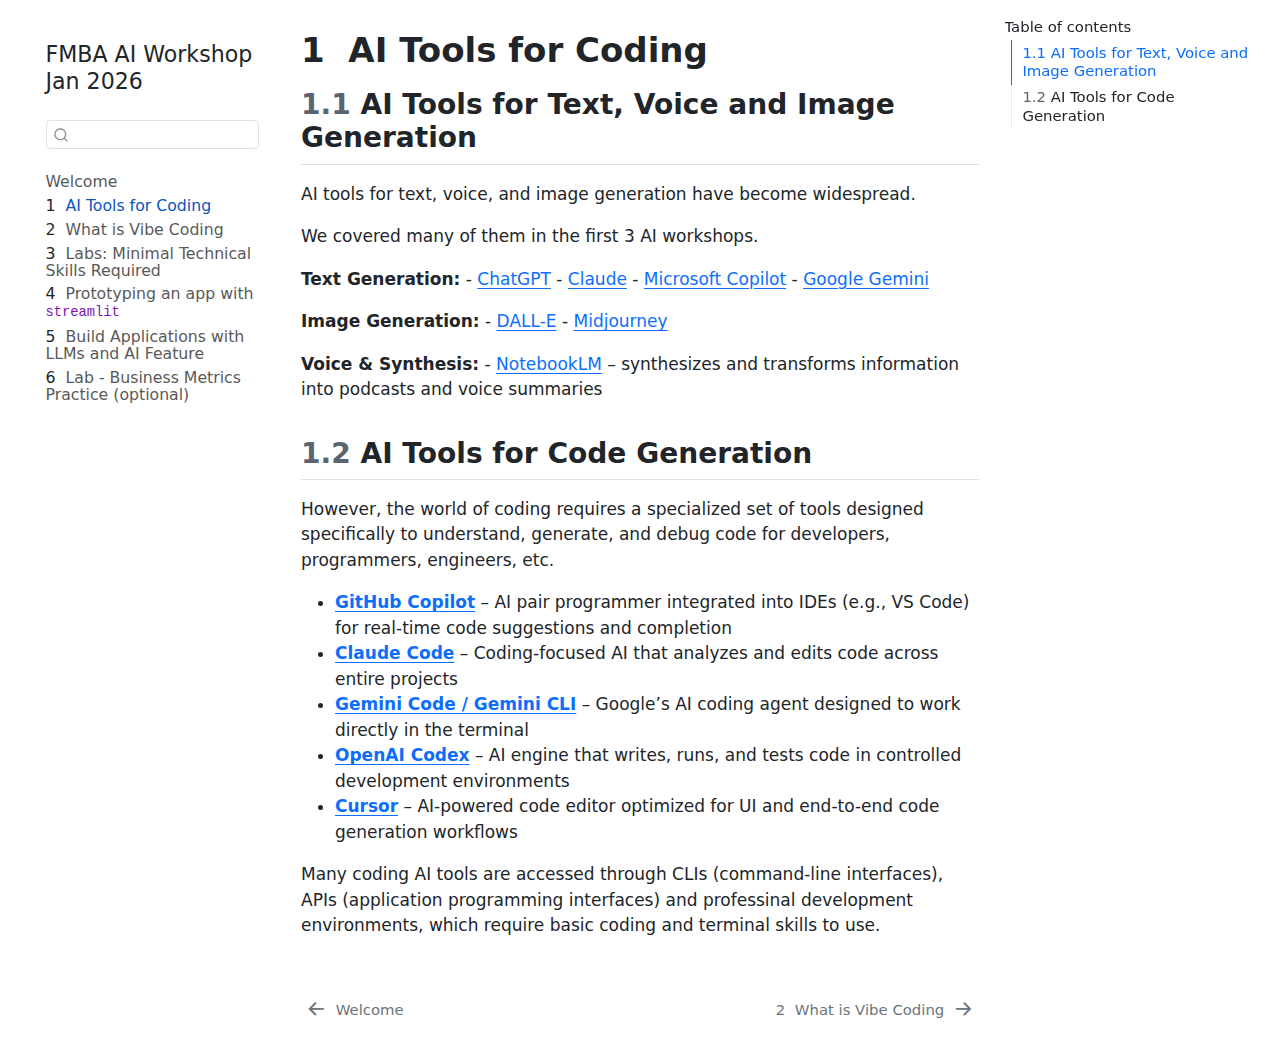
<file: docs/chapter0.html>
<!DOCTYPE html>
<html xmlns="http://www.w3.org/1999/xhtml" lang="en" xml:lang="en"><head>

<meta charset="utf-8">
<meta name="generator" content="quarto-1.8.25">

<meta name="viewport" content="width=device-width, initial-scale=1.0, user-scalable=yes">


<title>1&nbsp; AI Tools for Coding – FMBA AI Workshop Jan 2026</title>
<style>
code{white-space: pre-wrap;}
span.smallcaps{font-variant: small-caps;}
div.columns{display: flex; gap: min(4vw, 1.5em);}
div.column{flex: auto; overflow-x: auto;}
div.hanging-indent{margin-left: 1.5em; text-indent: -1.5em;}
ul.task-list{list-style: none;}
ul.task-list li input[type="checkbox"] {
  width: 0.8em;
  margin: 0 0.8em 0.2em -1em; /* quarto-specific, see https://github.com/quarto-dev/quarto-cli/issues/4556 */ 
  vertical-align: middle;
}
</style>


<script src="site_libs/quarto-nav/quarto-nav.js"></script>
<script src="site_libs/quarto-nav/headroom.min.js"></script>
<script src="site_libs/clipboard/clipboard.min.js"></script>
<script src="site_libs/quarto-search/autocomplete.umd.js"></script>
<script src="site_libs/quarto-search/fuse.min.js"></script>
<script src="site_libs/quarto-search/quarto-search.js"></script>
<meta name="quarto:offset" content="./">
<link href="./chapter1.html" rel="next">
<link href="./index.html" rel="prev">
<script src="site_libs/quarto-html/quarto.js" type="module"></script>
<script src="site_libs/quarto-html/tabsets/tabsets.js" type="module"></script>
<script src="site_libs/quarto-html/axe/axe-check.js" type="module"></script>
<script src="site_libs/quarto-html/popper.min.js"></script>
<script src="site_libs/quarto-html/tippy.umd.min.js"></script>
<script src="site_libs/quarto-html/anchor.min.js"></script>
<link href="site_libs/quarto-html/tippy.css" rel="stylesheet">
<link href="site_libs/quarto-html/quarto-syntax-highlighting-7b89279ff1a6dce999919e0e67d4d9ec.css" rel="stylesheet" id="quarto-text-highlighting-styles">
<script src="site_libs/bootstrap/bootstrap.min.js"></script>
<link href="site_libs/bootstrap/bootstrap-icons.css" rel="stylesheet">
<link href="site_libs/bootstrap/bootstrap-99913b7803b80b0c1d2b970a25816663.min.css" rel="stylesheet" append-hash="true" id="quarto-bootstrap" data-mode="light">
<script id="quarto-search-options" type="application/json">{
  "location": "sidebar",
  "copy-button": false,
  "collapse-after": 3,
  "panel-placement": "start",
  "type": "textbox",
  "limit": 50,
  "keyboard-shortcut": [
    "f",
    "/",
    "s"
  ],
  "show-item-context": false,
  "language": {
    "search-no-results-text": "No results",
    "search-matching-documents-text": "matching documents",
    "search-copy-link-title": "Copy link to search",
    "search-hide-matches-text": "Hide additional matches",
    "search-more-match-text": "more match in this document",
    "search-more-matches-text": "more matches in this document",
    "search-clear-button-title": "Clear",
    "search-text-placeholder": "",
    "search-detached-cancel-button-title": "Cancel",
    "search-submit-button-title": "Submit",
    "search-label": "Search"
  }
}</script>


</head>

<body class="nav-sidebar floating quarto-light">

<div id="quarto-search-results"></div>
  <header id="quarto-header" class="headroom fixed-top">
  <nav class="quarto-secondary-nav">
    <div class="container-fluid d-flex">
      <button type="button" class="quarto-btn-toggle btn" data-bs-toggle="collapse" role="button" data-bs-target=".quarto-sidebar-collapse-item" aria-controls="quarto-sidebar" aria-expanded="false" aria-label="Toggle sidebar navigation" onclick="if (window.quartoToggleHeadroom) { window.quartoToggleHeadroom(); }">
        <i class="bi bi-layout-text-sidebar-reverse"></i>
      </button>
        <nav class="quarto-page-breadcrumbs" aria-label="breadcrumb"><ol class="breadcrumb"><li class="breadcrumb-item"><a href="./chapter0.html"><span class="chapter-number">1</span>&nbsp; <span class="chapter-title">AI Tools for Coding</span></a></li></ol></nav>
        <a class="flex-grow-1" role="navigation" data-bs-toggle="collapse" data-bs-target=".quarto-sidebar-collapse-item" aria-controls="quarto-sidebar" aria-expanded="false" aria-label="Toggle sidebar navigation" onclick="if (window.quartoToggleHeadroom) { window.quartoToggleHeadroom(); }">      
        </a>
      <button type="button" class="btn quarto-search-button" aria-label="Search" onclick="window.quartoOpenSearch();">
        <i class="bi bi-search"></i>
      </button>
    </div>
  </nav>
</header>
<!-- content -->
<div id="quarto-content" class="quarto-container page-columns page-rows-contents page-layout-article">
<!-- sidebar -->
  <nav id="quarto-sidebar" class="sidebar collapse collapse-horizontal quarto-sidebar-collapse-item sidebar-navigation floating overflow-auto">
    <div class="pt-lg-2 mt-2 text-left sidebar-header sidebar-header-stacked">
      <a href="./index.html" class="sidebar-logo-link">
      </a>
    <div class="sidebar-title mb-0 py-0">
      <a href="./">FMBA AI Workshop Jan 2026</a> 
    </div>
      </div>
        <div class="mt-2 flex-shrink-0 align-items-center">
        <div class="sidebar-search">
        <div id="quarto-search" class="" title="Search"></div>
        </div>
        </div>
    <div class="sidebar-menu-container"> 
    <ul class="list-unstyled mt-1">
        <li class="sidebar-item">
  <div class="sidebar-item-container"> 
  <a href="./index.html" class="sidebar-item-text sidebar-link">
 <span class="menu-text">Welcome</span></a>
  </div>
</li>
        <li class="sidebar-item">
  <div class="sidebar-item-container"> 
  <a href="./chapter0.html" class="sidebar-item-text sidebar-link active">
 <span class="menu-text"><span class="chapter-number">1</span>&nbsp; <span class="chapter-title">AI Tools for Coding</span></span></a>
  </div>
</li>
        <li class="sidebar-item">
  <div class="sidebar-item-container"> 
  <a href="./chapter1.html" class="sidebar-item-text sidebar-link">
 <span class="menu-text"><span class="chapter-number">2</span>&nbsp; <span class="chapter-title">What is Vibe Coding</span></span></a>
  </div>
</li>
        <li class="sidebar-item">
  <div class="sidebar-item-container"> 
  <a href="./chapter2.html" class="sidebar-item-text sidebar-link">
 <span class="menu-text"><span class="chapter-number">3</span>&nbsp; <span class="chapter-title">Labs: Minimal Technical Skills Required</span></span></a>
  </div>
</li>
        <li class="sidebar-item">
  <div class="sidebar-item-container"> 
  <a href="./chapter3.html" class="sidebar-item-text sidebar-link">
 <span class="menu-text"><span class="chapter-number">4</span>&nbsp; <span class="chapter-title">Prototyping an app with <code>streamlit</code></span></span></a>
  </div>
</li>
        <li class="sidebar-item">
  <div class="sidebar-item-container"> 
  <a href="./chapter4.html" class="sidebar-item-text sidebar-link">
 <span class="menu-text"><span class="chapter-number">5</span>&nbsp; <span class="chapter-title">Build Applications with LLMs and AI Feature</span></span></a>
  </div>
</li>
        <li class="sidebar-item">
  <div class="sidebar-item-container"> 
  <a href="./chapter5.html" class="sidebar-item-text sidebar-link">
 <span class="menu-text"><span class="chapter-number">6</span>&nbsp; <span class="chapter-title">Lab - Business Metrics Practice (optional)</span></span></a>
  </div>
</li>
    </ul>
    </div>
</nav>
<div id="quarto-sidebar-glass" class="quarto-sidebar-collapse-item" data-bs-toggle="collapse" data-bs-target=".quarto-sidebar-collapse-item"></div>
<!-- margin-sidebar -->
    <div id="quarto-margin-sidebar" class="sidebar margin-sidebar">
        <nav id="TOC" role="doc-toc" class="toc-active">
    <h2 id="toc-title">Table of contents</h2>
   
  <ul>
  <li><a href="#ai-tools-for-text-voice-and-image-generation" id="toc-ai-tools-for-text-voice-and-image-generation" class="nav-link active" data-scroll-target="#ai-tools-for-text-voice-and-image-generation"><span class="header-section-number">1.1</span> AI Tools for Text, Voice and Image Generation</a></li>
  <li><a href="#ai-tools-for-code-generation" id="toc-ai-tools-for-code-generation" class="nav-link" data-scroll-target="#ai-tools-for-code-generation"><span class="header-section-number">1.2</span> AI Tools for Code Generation</a></li>
  </ul>
</nav>
    </div>
<!-- main -->
<main class="content" id="quarto-document-content">

<header id="title-block-header" class="quarto-title-block default">
<div class="quarto-title">
<h1 class="title"><span class="chapter-number">1</span>&nbsp; <span class="chapter-title">AI Tools for Coding</span></h1>
</div>



<div class="quarto-title-meta">

    
  
    
  </div>
  


</header>


<section id="ai-tools-for-text-voice-and-image-generation" class="level2" data-number="1.1">
<h2 data-number="1.1" class="anchored" data-anchor-id="ai-tools-for-text-voice-and-image-generation"><span class="header-section-number">1.1</span> AI Tools for Text, Voice and Image Generation</h2>
<p>AI tools for text, voice, and image generation have become widespread.</p>
<p>We covered many of them in the first 3 AI workshops.</p>
<p><strong>Text Generation:</strong> - <a href="https://chatgpt.com">ChatGPT</a> - <a href="https://claude.ai">Claude</a> - <a href="https://copilot.microsoft.com">Microsoft Copilot</a> - <a href="https://gemini.google.com">Google Gemini</a></p>
<p><strong>Image Generation:</strong> - <a href="https://openai.com/dall-e">DALL-E</a> - <a href="https://www.midjourney.com">Midjourney</a></p>
<p><strong>Voice &amp; Synthesis:</strong> - <a href="https://notebooklm.google.com">NotebookLM</a> – synthesizes and transforms information into podcasts and voice summaries</p>
</section>
<section id="ai-tools-for-code-generation" class="level2" data-number="1.2">
<h2 data-number="1.2" class="anchored" data-anchor-id="ai-tools-for-code-generation"><span class="header-section-number">1.2</span> AI Tools for Code Generation</h2>
<p>However, the world of coding requires a specialized set of tools designed specifically to understand, generate, and debug code for developers, programmers, engineers, etc.</p>
<ul>
<li><a href="https://github.com/features/copilot"><strong>GitHub Copilot</strong></a> – AI pair programmer integrated into IDEs (e.g., VS Code) for real-time code suggestions and completion</li>
<li><a href="https://claude.com/product/claude-code"><strong>Claude Code</strong></a> – Coding-focused AI that analyzes and edits code across entire projects</li>
<li><a href="https://ai.google.dev/"><strong>Gemini Code / Gemini CLI</strong></a> – Google’s AI coding agent designed to work directly in the terminal</li>
<li><a href="https://openai.com/blog/openai-codex/"><strong>OpenAI Codex</strong></a> – AI engine that writes, runs, and tests code in controlled development environments</li>
<li><a href="https://cursor.sh/"><strong>Cursor</strong></a> – AI-powered code editor optimized for UI and end-to-end code generation workflows</li>
</ul>
<p>Many coding AI tools are accessed through CLIs (command-line interfaces), APIs (application programming interfaces) and professinal development environments, which require basic coding and terminal skills to use.</p>


</section>

</main> <!-- /main -->
<script id="quarto-html-after-body" type="application/javascript">
  window.document.addEventListener("DOMContentLoaded", function (event) {
    const icon = "";
    const anchorJS = new window.AnchorJS();
    anchorJS.options = {
      placement: 'right',
      icon: icon
    };
    anchorJS.add('.anchored');
    const isCodeAnnotation = (el) => {
      for (const clz of el.classList) {
        if (clz.startsWith('code-annotation-')) {                     
          return true;
        }
      }
      return false;
    }
    const onCopySuccess = function(e) {
      // button target
      const button = e.trigger;
      // don't keep focus
      button.blur();
      // flash "checked"
      button.classList.add('code-copy-button-checked');
      var currentTitle = button.getAttribute("title");
      button.setAttribute("title", "Copied!");
      let tooltip;
      if (window.bootstrap) {
        button.setAttribute("data-bs-toggle", "tooltip");
        button.setAttribute("data-bs-placement", "left");
        button.setAttribute("data-bs-title", "Copied!");
        tooltip = new bootstrap.Tooltip(button, 
          { trigger: "manual", 
            customClass: "code-copy-button-tooltip",
            offset: [0, -8]});
        tooltip.show();    
      }
      setTimeout(function() {
        if (tooltip) {
          tooltip.hide();
          button.removeAttribute("data-bs-title");
          button.removeAttribute("data-bs-toggle");
          button.removeAttribute("data-bs-placement");
        }
        button.setAttribute("title", currentTitle);
        button.classList.remove('code-copy-button-checked');
      }, 1000);
      // clear code selection
      e.clearSelection();
    }
    const getTextToCopy = function(trigger) {
      const outerScaffold = trigger.parentElement.cloneNode(true);
      const codeEl = outerScaffold.querySelector('code');
      for (const childEl of codeEl.children) {
        if (isCodeAnnotation(childEl)) {
          childEl.remove();
        }
      }
      return codeEl.innerText;
    }
    const clipboard = new window.ClipboardJS('.code-copy-button:not([data-in-quarto-modal])', {
      text: getTextToCopy
    });
    clipboard.on('success', onCopySuccess);
    if (window.document.getElementById('quarto-embedded-source-code-modal')) {
      const clipboardModal = new window.ClipboardJS('.code-copy-button[data-in-quarto-modal]', {
        text: getTextToCopy,
        container: window.document.getElementById('quarto-embedded-source-code-modal')
      });
      clipboardModal.on('success', onCopySuccess);
    }
      var localhostRegex = new RegExp(/^(?:http|https):\/\/localhost\:?[0-9]*\//);
      var mailtoRegex = new RegExp(/^mailto:/);
        var filterRegex = new RegExp('/' + window.location.host + '/');
      var isInternal = (href) => {
          return filterRegex.test(href) || localhostRegex.test(href) || mailtoRegex.test(href);
      }
      // Inspect non-navigation links and adorn them if external
     var links = window.document.querySelectorAll('a[href]:not(.nav-link):not(.navbar-brand):not(.toc-action):not(.sidebar-link):not(.sidebar-item-toggle):not(.pagination-link):not(.no-external):not([aria-hidden]):not(.dropdown-item):not(.quarto-navigation-tool):not(.about-link)');
      for (var i=0; i<links.length; i++) {
        const link = links[i];
        if (!isInternal(link.href)) {
          // undo the damage that might have been done by quarto-nav.js in the case of
          // links that we want to consider external
          if (link.dataset.originalHref !== undefined) {
            link.href = link.dataset.originalHref;
          }
        }
      }
    function tippyHover(el, contentFn, onTriggerFn, onUntriggerFn) {
      const config = {
        allowHTML: true,
        maxWidth: 500,
        delay: 100,
        arrow: false,
        appendTo: function(el) {
            return el.parentElement;
        },
        interactive: true,
        interactiveBorder: 10,
        theme: 'quarto',
        placement: 'bottom-start',
      };
      if (contentFn) {
        config.content = contentFn;
      }
      if (onTriggerFn) {
        config.onTrigger = onTriggerFn;
      }
      if (onUntriggerFn) {
        config.onUntrigger = onUntriggerFn;
      }
      window.tippy(el, config); 
    }
    const noterefs = window.document.querySelectorAll('a[role="doc-noteref"]');
    for (var i=0; i<noterefs.length; i++) {
      const ref = noterefs[i];
      tippyHover(ref, function() {
        // use id or data attribute instead here
        let href = ref.getAttribute('data-footnote-href') || ref.getAttribute('href');
        try { href = new URL(href).hash; } catch {}
        const id = href.replace(/^#\/?/, "");
        const note = window.document.getElementById(id);
        if (note) {
          return note.innerHTML;
        } else {
          return "";
        }
      });
    }
    const xrefs = window.document.querySelectorAll('a.quarto-xref');
    const processXRef = (id, note) => {
      // Strip column container classes
      const stripColumnClz = (el) => {
        el.classList.remove("page-full", "page-columns");
        if (el.children) {
          for (const child of el.children) {
            stripColumnClz(child);
          }
        }
      }
      stripColumnClz(note)
      if (id === null || id.startsWith('sec-')) {
        // Special case sections, only their first couple elements
        const container = document.createElement("div");
        if (note.children && note.children.length > 2) {
          container.appendChild(note.children[0].cloneNode(true));
          for (let i = 1; i < note.children.length; i++) {
            const child = note.children[i];
            if (child.tagName === "P" && child.innerText === "") {
              continue;
            } else {
              container.appendChild(child.cloneNode(true));
              break;
            }
          }
          if (window.Quarto?.typesetMath) {
            window.Quarto.typesetMath(container);
          }
          return container.innerHTML
        } else {
          if (window.Quarto?.typesetMath) {
            window.Quarto.typesetMath(note);
          }
          return note.innerHTML;
        }
      } else {
        // Remove any anchor links if they are present
        const anchorLink = note.querySelector('a.anchorjs-link');
        if (anchorLink) {
          anchorLink.remove();
        }
        if (window.Quarto?.typesetMath) {
          window.Quarto.typesetMath(note);
        }
        if (note.classList.contains("callout")) {
          return note.outerHTML;
        } else {
          return note.innerHTML;
        }
      }
    }
    for (var i=0; i<xrefs.length; i++) {
      const xref = xrefs[i];
      tippyHover(xref, undefined, function(instance) {
        instance.disable();
        let url = xref.getAttribute('href');
        let hash = undefined; 
        if (url.startsWith('#')) {
          hash = url;
        } else {
          try { hash = new URL(url).hash; } catch {}
        }
        if (hash) {
          const id = hash.replace(/^#\/?/, "");
          const note = window.document.getElementById(id);
          if (note !== null) {
            try {
              const html = processXRef(id, note.cloneNode(true));
              instance.setContent(html);
            } finally {
              instance.enable();
              instance.show();
            }
          } else {
            // See if we can fetch this
            fetch(url.split('#')[0])
            .then(res => res.text())
            .then(html => {
              const parser = new DOMParser();
              const htmlDoc = parser.parseFromString(html, "text/html");
              const note = htmlDoc.getElementById(id);
              if (note !== null) {
                const html = processXRef(id, note);
                instance.setContent(html);
              } 
            }).finally(() => {
              instance.enable();
              instance.show();
            });
          }
        } else {
          // See if we can fetch a full url (with no hash to target)
          // This is a special case and we should probably do some content thinning / targeting
          fetch(url)
          .then(res => res.text())
          .then(html => {
            const parser = new DOMParser();
            const htmlDoc = parser.parseFromString(html, "text/html");
            const note = htmlDoc.querySelector('main.content');
            if (note !== null) {
              // This should only happen for chapter cross references
              // (since there is no id in the URL)
              // remove the first header
              if (note.children.length > 0 && note.children[0].tagName === "HEADER") {
                note.children[0].remove();
              }
              const html = processXRef(null, note);
              instance.setContent(html);
            } 
          }).finally(() => {
            instance.enable();
            instance.show();
          });
        }
      }, function(instance) {
      });
    }
        let selectedAnnoteEl;
        const selectorForAnnotation = ( cell, annotation) => {
          let cellAttr = 'data-code-cell="' + cell + '"';
          let lineAttr = 'data-code-annotation="' +  annotation + '"';
          const selector = 'span[' + cellAttr + '][' + lineAttr + ']';
          return selector;
        }
        const selectCodeLines = (annoteEl) => {
          const doc = window.document;
          const targetCell = annoteEl.getAttribute("data-target-cell");
          const targetAnnotation = annoteEl.getAttribute("data-target-annotation");
          const annoteSpan = window.document.querySelector(selectorForAnnotation(targetCell, targetAnnotation));
          const lines = annoteSpan.getAttribute("data-code-lines").split(",");
          const lineIds = lines.map((line) => {
            return targetCell + "-" + line;
          })
          let top = null;
          let height = null;
          let parent = null;
          if (lineIds.length > 0) {
              //compute the position of the single el (top and bottom and make a div)
              const el = window.document.getElementById(lineIds[0]);
              top = el.offsetTop;
              height = el.offsetHeight;
              parent = el.parentElement.parentElement;
            if (lineIds.length > 1) {
              const lastEl = window.document.getElementById(lineIds[lineIds.length - 1]);
              const bottom = lastEl.offsetTop + lastEl.offsetHeight;
              height = bottom - top;
            }
            if (top !== null && height !== null && parent !== null) {
              // cook up a div (if necessary) and position it 
              let div = window.document.getElementById("code-annotation-line-highlight");
              if (div === null) {
                div = window.document.createElement("div");
                div.setAttribute("id", "code-annotation-line-highlight");
                div.style.position = 'absolute';
                parent.appendChild(div);
              }
              div.style.top = top - 2 + "px";
              div.style.height = height + 4 + "px";
              div.style.left = 0;
              let gutterDiv = window.document.getElementById("code-annotation-line-highlight-gutter");
              if (gutterDiv === null) {
                gutterDiv = window.document.createElement("div");
                gutterDiv.setAttribute("id", "code-annotation-line-highlight-gutter");
                gutterDiv.style.position = 'absolute';
                const codeCell = window.document.getElementById(targetCell);
                const gutter = codeCell.querySelector('.code-annotation-gutter');
                gutter.appendChild(gutterDiv);
              }
              gutterDiv.style.top = top - 2 + "px";
              gutterDiv.style.height = height + 4 + "px";
            }
            selectedAnnoteEl = annoteEl;
          }
        };
        const unselectCodeLines = () => {
          const elementsIds = ["code-annotation-line-highlight", "code-annotation-line-highlight-gutter"];
          elementsIds.forEach((elId) => {
            const div = window.document.getElementById(elId);
            if (div) {
              div.remove();
            }
          });
          selectedAnnoteEl = undefined;
        };
          // Handle positioning of the toggle
      window.addEventListener(
        "resize",
        throttle(() => {
          elRect = undefined;
          if (selectedAnnoteEl) {
            selectCodeLines(selectedAnnoteEl);
          }
        }, 10)
      );
      function throttle(fn, ms) {
      let throttle = false;
      let timer;
        return (...args) => {
          if(!throttle) { // first call gets through
              fn.apply(this, args);
              throttle = true;
          } else { // all the others get throttled
              if(timer) clearTimeout(timer); // cancel #2
              timer = setTimeout(() => {
                fn.apply(this, args);
                timer = throttle = false;
              }, ms);
          }
        };
      }
        // Attach click handler to the DT
        const annoteDls = window.document.querySelectorAll('dt[data-target-cell]');
        for (const annoteDlNode of annoteDls) {
          annoteDlNode.addEventListener('click', (event) => {
            const clickedEl = event.target;
            if (clickedEl !== selectedAnnoteEl) {
              unselectCodeLines();
              const activeEl = window.document.querySelector('dt[data-target-cell].code-annotation-active');
              if (activeEl) {
                activeEl.classList.remove('code-annotation-active');
              }
              selectCodeLines(clickedEl);
              clickedEl.classList.add('code-annotation-active');
            } else {
              // Unselect the line
              unselectCodeLines();
              clickedEl.classList.remove('code-annotation-active');
            }
          });
        }
    const findCites = (el) => {
      const parentEl = el.parentElement;
      if (parentEl) {
        const cites = parentEl.dataset.cites;
        if (cites) {
          return {
            el,
            cites: cites.split(' ')
          };
        } else {
          return findCites(el.parentElement)
        }
      } else {
        return undefined;
      }
    };
    var bibliorefs = window.document.querySelectorAll('a[role="doc-biblioref"]');
    for (var i=0; i<bibliorefs.length; i++) {
      const ref = bibliorefs[i];
      const citeInfo = findCites(ref);
      if (citeInfo) {
        tippyHover(citeInfo.el, function() {
          var popup = window.document.createElement('div');
          citeInfo.cites.forEach(function(cite) {
            var citeDiv = window.document.createElement('div');
            citeDiv.classList.add('hanging-indent');
            citeDiv.classList.add('csl-entry');
            var biblioDiv = window.document.getElementById('ref-' + cite);
            if (biblioDiv) {
              citeDiv.innerHTML = biblioDiv.innerHTML;
            }
            popup.appendChild(citeDiv);
          });
          return popup.innerHTML;
        });
      }
    }
  });
  </script>
<nav class="page-navigation">
  <div class="nav-page nav-page-previous">
      <a href="./index.html" class="pagination-link" aria-label="Welcome">
        <i class="bi bi-arrow-left-short"></i> <span class="nav-page-text">Welcome</span>
      </a>          
  </div>
  <div class="nav-page nav-page-next">
      <a href="./chapter1.html" class="pagination-link" aria-label="What is Vibe Coding">
        <span class="nav-page-text"><span class="chapter-number">2</span>&nbsp; <span class="chapter-title">What is Vibe Coding</span></span> <i class="bi bi-arrow-right-short"></i>
      </a>
  </div>
</nav>
</div> <!-- /content -->




</body></html>
</file>
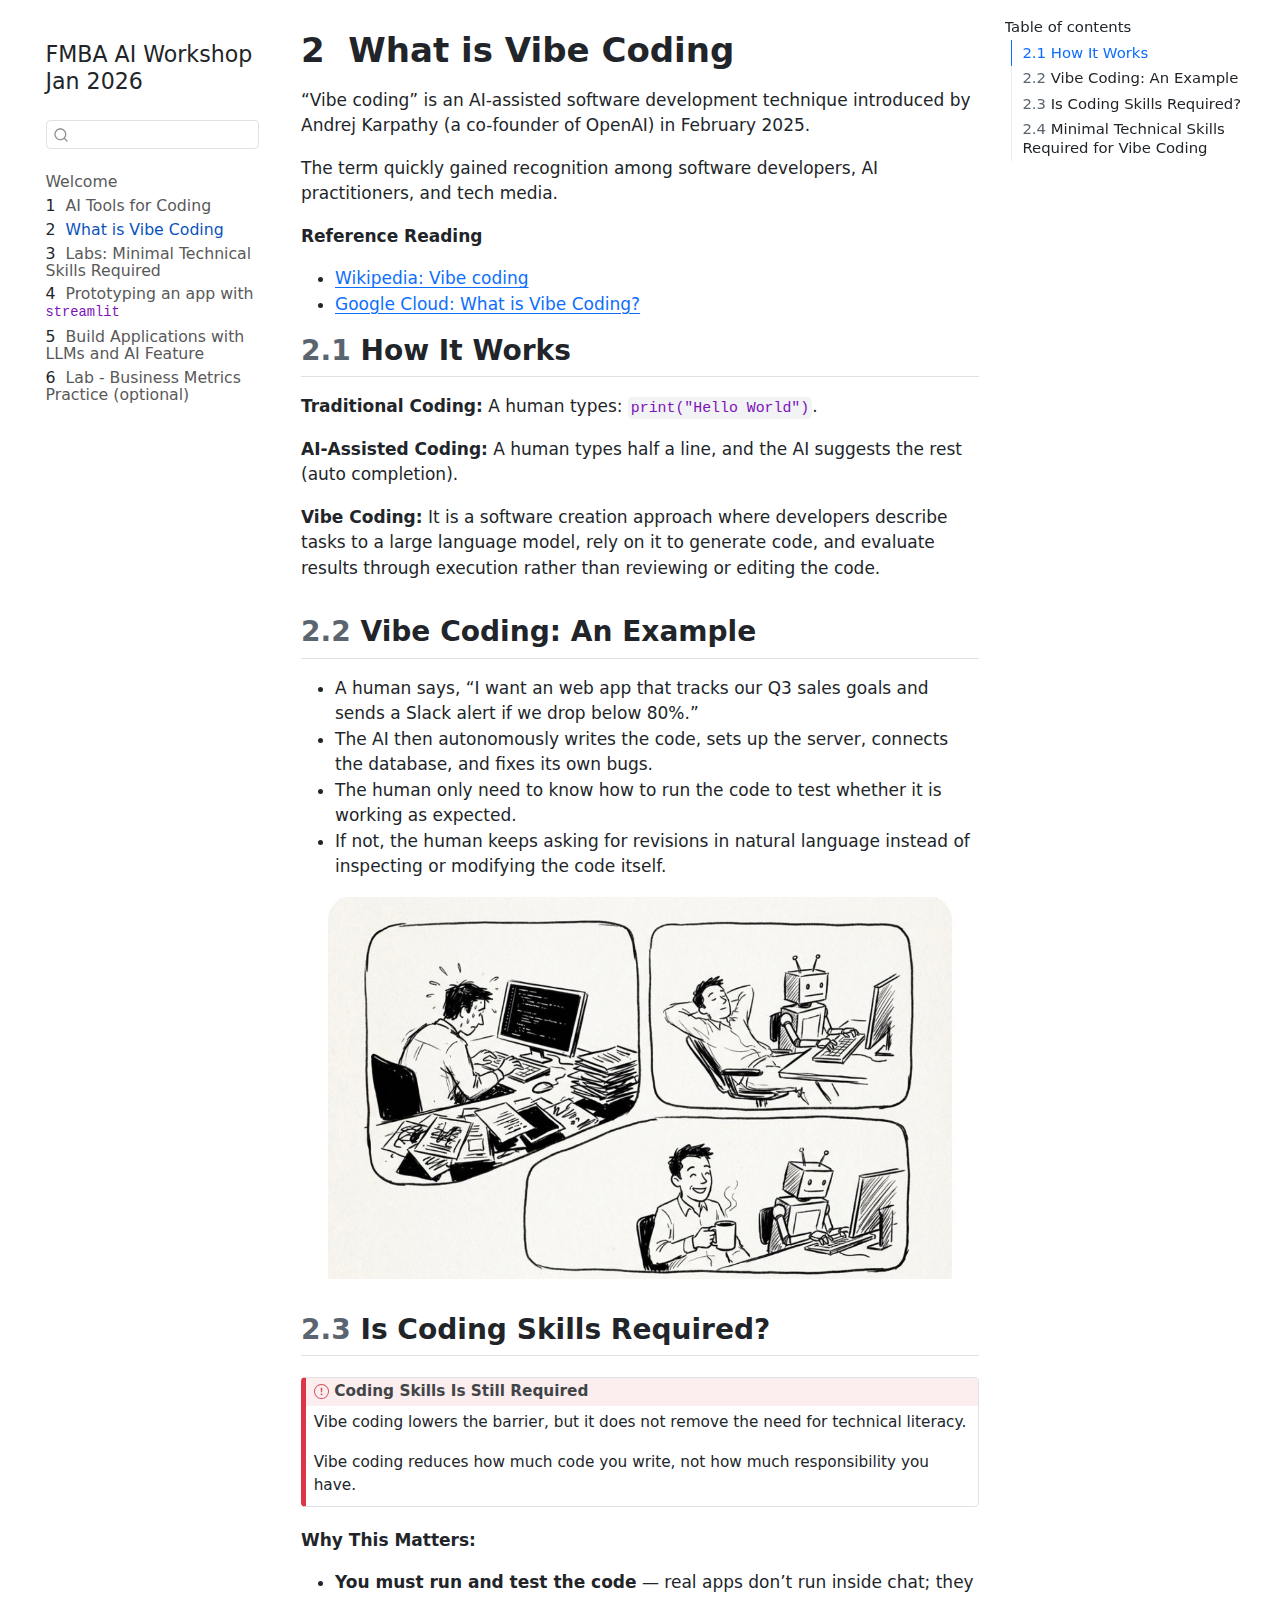
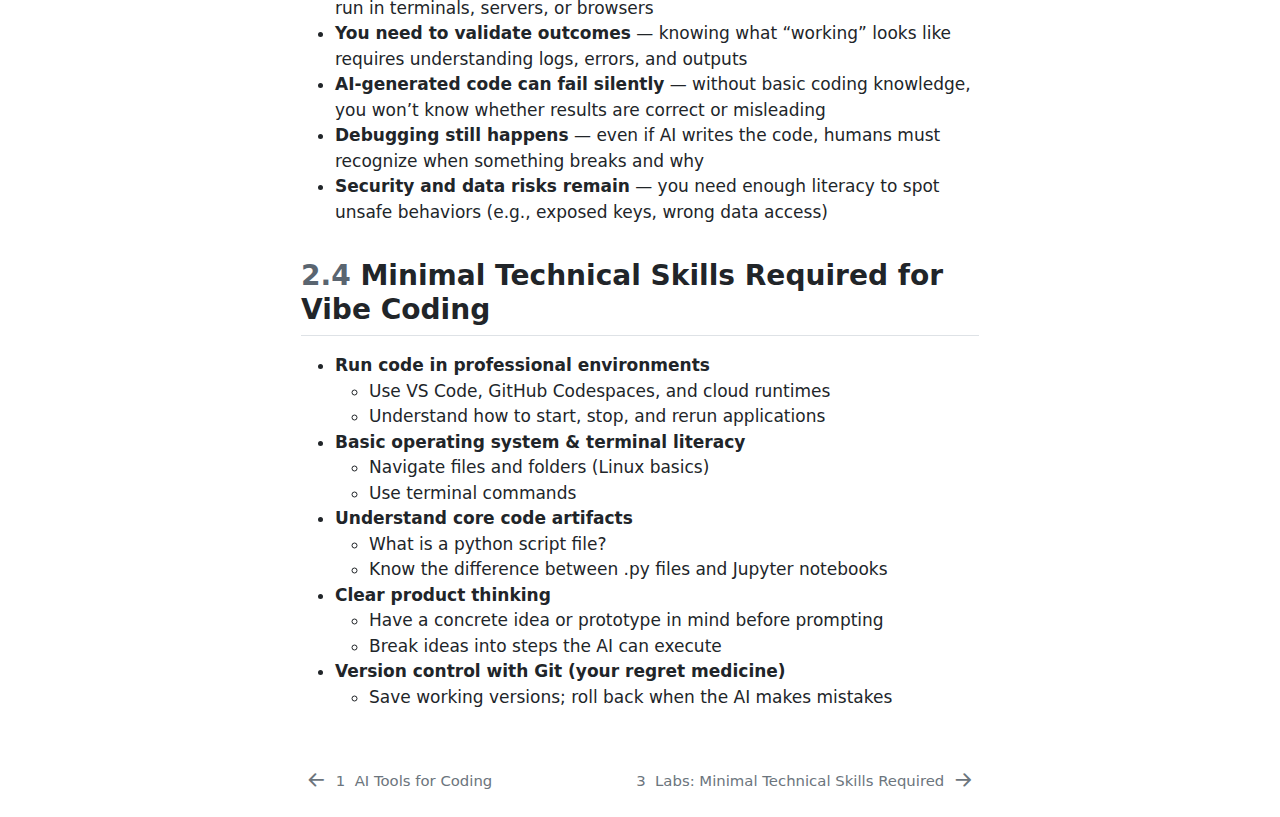
<file: docs/chapter1.html>
<!DOCTYPE html>
<html xmlns="http://www.w3.org/1999/xhtml" lang="en" xml:lang="en"><head>

<meta charset="utf-8">
<meta name="generator" content="quarto-1.8.25">

<meta name="viewport" content="width=device-width, initial-scale=1.0, user-scalable=yes">


<title>2&nbsp; What is Vibe Coding – FMBA AI Workshop Jan 2026</title>
<style>
code{white-space: pre-wrap;}
span.smallcaps{font-variant: small-caps;}
div.columns{display: flex; gap: min(4vw, 1.5em);}
div.column{flex: auto; overflow-x: auto;}
div.hanging-indent{margin-left: 1.5em; text-indent: -1.5em;}
ul.task-list{list-style: none;}
ul.task-list li input[type="checkbox"] {
  width: 0.8em;
  margin: 0 0.8em 0.2em -1em; /* quarto-specific, see https://github.com/quarto-dev/quarto-cli/issues/4556 */ 
  vertical-align: middle;
}
</style>


<script src="site_libs/quarto-nav/quarto-nav.js"></script>
<script src="site_libs/quarto-nav/headroom.min.js"></script>
<script src="site_libs/clipboard/clipboard.min.js"></script>
<script src="site_libs/quarto-search/autocomplete.umd.js"></script>
<script src="site_libs/quarto-search/fuse.min.js"></script>
<script src="site_libs/quarto-search/quarto-search.js"></script>
<meta name="quarto:offset" content="./">
<link href="./chapter2.html" rel="next">
<link href="./chapter0.html" rel="prev">
<script src="site_libs/quarto-html/quarto.js" type="module"></script>
<script src="site_libs/quarto-html/tabsets/tabsets.js" type="module"></script>
<script src="site_libs/quarto-html/axe/axe-check.js" type="module"></script>
<script src="site_libs/quarto-html/popper.min.js"></script>
<script src="site_libs/quarto-html/tippy.umd.min.js"></script>
<script src="site_libs/quarto-html/anchor.min.js"></script>
<link href="site_libs/quarto-html/tippy.css" rel="stylesheet">
<link href="site_libs/quarto-html/quarto-syntax-highlighting-7b89279ff1a6dce999919e0e67d4d9ec.css" rel="stylesheet" id="quarto-text-highlighting-styles">
<script src="site_libs/bootstrap/bootstrap.min.js"></script>
<link href="site_libs/bootstrap/bootstrap-icons.css" rel="stylesheet">
<link href="site_libs/bootstrap/bootstrap-99913b7803b80b0c1d2b970a25816663.min.css" rel="stylesheet" append-hash="true" id="quarto-bootstrap" data-mode="light">
<script id="quarto-search-options" type="application/json">{
  "location": "sidebar",
  "copy-button": false,
  "collapse-after": 3,
  "panel-placement": "start",
  "type": "textbox",
  "limit": 50,
  "keyboard-shortcut": [
    "f",
    "/",
    "s"
  ],
  "show-item-context": false,
  "language": {
    "search-no-results-text": "No results",
    "search-matching-documents-text": "matching documents",
    "search-copy-link-title": "Copy link to search",
    "search-hide-matches-text": "Hide additional matches",
    "search-more-match-text": "more match in this document",
    "search-more-matches-text": "more matches in this document",
    "search-clear-button-title": "Clear",
    "search-text-placeholder": "",
    "search-detached-cancel-button-title": "Cancel",
    "search-submit-button-title": "Submit",
    "search-label": "Search"
  }
}</script>


</head>

<body class="nav-sidebar floating quarto-light">

<div id="quarto-search-results"></div>
  <header id="quarto-header" class="headroom fixed-top">
  <nav class="quarto-secondary-nav">
    <div class="container-fluid d-flex">
      <button type="button" class="quarto-btn-toggle btn" data-bs-toggle="collapse" role="button" data-bs-target=".quarto-sidebar-collapse-item" aria-controls="quarto-sidebar" aria-expanded="false" aria-label="Toggle sidebar navigation" onclick="if (window.quartoToggleHeadroom) { window.quartoToggleHeadroom(); }">
        <i class="bi bi-layout-text-sidebar-reverse"></i>
      </button>
        <nav class="quarto-page-breadcrumbs" aria-label="breadcrumb"><ol class="breadcrumb"><li class="breadcrumb-item"><a href="./chapter1.html"><span class="chapter-number">2</span>&nbsp; <span class="chapter-title">What is Vibe Coding</span></a></li></ol></nav>
        <a class="flex-grow-1" role="navigation" data-bs-toggle="collapse" data-bs-target=".quarto-sidebar-collapse-item" aria-controls="quarto-sidebar" aria-expanded="false" aria-label="Toggle sidebar navigation" onclick="if (window.quartoToggleHeadroom) { window.quartoToggleHeadroom(); }">      
        </a>
      <button type="button" class="btn quarto-search-button" aria-label="Search" onclick="window.quartoOpenSearch();">
        <i class="bi bi-search"></i>
      </button>
    </div>
  </nav>
</header>
<!-- content -->
<div id="quarto-content" class="quarto-container page-columns page-rows-contents page-layout-article">
<!-- sidebar -->
  <nav id="quarto-sidebar" class="sidebar collapse collapse-horizontal quarto-sidebar-collapse-item sidebar-navigation floating overflow-auto">
    <div class="pt-lg-2 mt-2 text-left sidebar-header sidebar-header-stacked">
      <a href="./index.html" class="sidebar-logo-link">
      </a>
    <div class="sidebar-title mb-0 py-0">
      <a href="./">FMBA AI Workshop Jan 2026</a> 
    </div>
      </div>
        <div class="mt-2 flex-shrink-0 align-items-center">
        <div class="sidebar-search">
        <div id="quarto-search" class="" title="Search"></div>
        </div>
        </div>
    <div class="sidebar-menu-container"> 
    <ul class="list-unstyled mt-1">
        <li class="sidebar-item">
  <div class="sidebar-item-container"> 
  <a href="./index.html" class="sidebar-item-text sidebar-link">
 <span class="menu-text">Welcome</span></a>
  </div>
</li>
        <li class="sidebar-item">
  <div class="sidebar-item-container"> 
  <a href="./chapter0.html" class="sidebar-item-text sidebar-link">
 <span class="menu-text"><span class="chapter-number">1</span>&nbsp; <span class="chapter-title">AI Tools for Coding</span></span></a>
  </div>
</li>
        <li class="sidebar-item">
  <div class="sidebar-item-container"> 
  <a href="./chapter1.html" class="sidebar-item-text sidebar-link active">
 <span class="menu-text"><span class="chapter-number">2</span>&nbsp; <span class="chapter-title">What is Vibe Coding</span></span></a>
  </div>
</li>
        <li class="sidebar-item">
  <div class="sidebar-item-container"> 
  <a href="./chapter2.html" class="sidebar-item-text sidebar-link">
 <span class="menu-text"><span class="chapter-number">3</span>&nbsp; <span class="chapter-title">Labs: Minimal Technical Skills Required</span></span></a>
  </div>
</li>
        <li class="sidebar-item">
  <div class="sidebar-item-container"> 
  <a href="./chapter3.html" class="sidebar-item-text sidebar-link">
 <span class="menu-text"><span class="chapter-number">4</span>&nbsp; <span class="chapter-title">Prototyping an app with <code>streamlit</code></span></span></a>
  </div>
</li>
        <li class="sidebar-item">
  <div class="sidebar-item-container"> 
  <a href="./chapter4.html" class="sidebar-item-text sidebar-link">
 <span class="menu-text"><span class="chapter-number">5</span>&nbsp; <span class="chapter-title">Build Applications with LLMs and AI Feature</span></span></a>
  </div>
</li>
        <li class="sidebar-item">
  <div class="sidebar-item-container"> 
  <a href="./chapter5.html" class="sidebar-item-text sidebar-link">
 <span class="menu-text"><span class="chapter-number">6</span>&nbsp; <span class="chapter-title">Lab - Business Metrics Practice (optional)</span></span></a>
  </div>
</li>
    </ul>
    </div>
</nav>
<div id="quarto-sidebar-glass" class="quarto-sidebar-collapse-item" data-bs-toggle="collapse" data-bs-target=".quarto-sidebar-collapse-item"></div>
<!-- margin-sidebar -->
    <div id="quarto-margin-sidebar" class="sidebar margin-sidebar">
        <nav id="TOC" role="doc-toc" class="toc-active">
    <h2 id="toc-title">Table of contents</h2>
   
  <ul>
  <li><a href="#how-it-works" id="toc-how-it-works" class="nav-link active" data-scroll-target="#how-it-works"><span class="header-section-number">2.1</span> How It Works</a></li>
  <li><a href="#vibe-coding-an-example" id="toc-vibe-coding-an-example" class="nav-link" data-scroll-target="#vibe-coding-an-example"><span class="header-section-number">2.2</span> Vibe Coding: An Example</a></li>
  <li><a href="#is-coding-skills-required" id="toc-is-coding-skills-required" class="nav-link" data-scroll-target="#is-coding-skills-required"><span class="header-section-number">2.3</span> Is Coding Skills Required?</a></li>
  <li><a href="#minimal-technical-skills-required-for-vibe-coding" id="toc-minimal-technical-skills-required-for-vibe-coding" class="nav-link" data-scroll-target="#minimal-technical-skills-required-for-vibe-coding"><span class="header-section-number">2.4</span> Minimal Technical Skills Required for Vibe Coding</a></li>
  </ul>
</nav>
    </div>
<!-- main -->
<main class="content" id="quarto-document-content">

<header id="title-block-header" class="quarto-title-block default">
<div class="quarto-title">
<h1 class="title"><span class="chapter-number">2</span>&nbsp; <span class="chapter-title">What is Vibe Coding</span></h1>
</div>



<div class="quarto-title-meta">

    
  
    
  </div>
  


</header>


<p>“Vibe coding” is an AI-assisted software development technique introduced by Andrej Karpathy (a co-founder of OpenAI) in February 2025.</p>
<p>The term quickly gained recognition among software developers, AI practitioners, and tech media.</p>
<p><strong>Reference Reading</strong></p>
<ul>
<li><a href="https://en.wikipedia.org/wiki/Vibe_coding">Wikipedia: Vibe coding</a></li>
<li><a href="https://cloud.google.com/discover/what-is-vibe-coding?utm_source=chatgpt.com&amp;hl=en">Google Cloud: What is Vibe Coding?</a></li>
</ul>
<section id="how-it-works" class="level2" data-number="2.1">
<h2 data-number="2.1" class="anchored" data-anchor-id="how-it-works"><span class="header-section-number">2.1</span> How It Works</h2>
<p><strong>Traditional Coding:</strong> A human types: <code>print("Hello World")</code>.</p>
<p><strong>AI-Assisted Coding:</strong> A human types half a line, and the AI suggests the rest (auto completion).</p>
<p><strong>Vibe Coding:</strong> It is a software creation approach where developers describe tasks to a large language model, rely on it to generate code, and evaluate results through execution rather than reviewing or editing the code.</p>
</section>
<section id="vibe-coding-an-example" class="level2" data-number="2.2">
<h2 data-number="2.2" class="anchored" data-anchor-id="vibe-coding-an-example"><span class="header-section-number">2.2</span> Vibe Coding: An Example</h2>
<ul>
<li>A human says, “I want an web app that tracks our Q3 sales goals and sends a Slack alert if we drop below 80%.”</li>
<li>The AI then autonomously writes the code, sets up the server, connects the database, and fixes its own bugs.</li>
<li>The human only need to know how to run the code to test whether it is working as expected.</li>
<li>If not, the human keeps asking for revisions in natural language instead of inspecting or modifying the code itself.</li>
</ul>
<p><img src="images/vibecoding.jpg" class="img-fluid"></p>
</section>
<section id="is-coding-skills-required" class="level2" data-number="2.3">
<h2 data-number="2.3" class="anchored" data-anchor-id="is-coding-skills-required"><span class="header-section-number">2.3</span> Is Coding Skills Required?</h2>
<div class="callout callout-style-default callout-important callout-titled">
<div class="callout-header d-flex align-content-center">
<div class="callout-icon-container">
<i class="callout-icon"></i>
</div>
<div class="callout-title-container flex-fill">
<span class="screen-reader-only">Important</span>Coding Skills Is Still Required
</div>
</div>
<div class="callout-body-container callout-body">
<p>Vibe coding lowers the barrier, but it does not remove the need for technical literacy.</p>
<p>Vibe coding reduces how much code you write, not how much responsibility you have.</p>
</div>
</div>
<p><strong>Why This Matters:</strong></p>
<ul>
<li><strong>You must run and test the code</strong> — real apps don’t run inside chat; they run in terminals, servers, or browsers</li>
<li><strong>You need to validate outcomes</strong> — knowing what “working” looks like requires understanding logs, errors, and outputs</li>
<li><strong>AI-generated code can fail silently</strong> — without basic coding knowledge, you won’t know whether results are correct or misleading</li>
<li><strong>Debugging still happens</strong> — even if AI writes the code, humans must recognize when something breaks and why</li>
<li><strong>Security and data risks remain</strong> — you need enough literacy to spot unsafe behaviors (e.g., exposed keys, wrong data access)</li>
</ul>
</section>
<section id="minimal-technical-skills-required-for-vibe-coding" class="level2" data-number="2.4">
<h2 data-number="2.4" class="anchored" data-anchor-id="minimal-technical-skills-required-for-vibe-coding"><span class="header-section-number">2.4</span> Minimal Technical Skills Required for Vibe Coding</h2>
<ul>
<li><strong>Run code in professional environments</strong>
<ul>
<li>Use VS Code, GitHub Codespaces, and cloud runtimes</li>
<li>Understand how to start, stop, and rerun applications</li>
</ul></li>
<li><strong>Basic operating system &amp; terminal literacy</strong>
<ul>
<li>Navigate files and folders (Linux basics)</li>
<li>Use terminal commands</li>
</ul></li>
<li><strong>Understand core code artifacts</strong>
<ul>
<li>What is a python script file?</li>
<li>Know the difference between .py files and Jupyter notebooks</li>
</ul></li>
<li><strong>Clear product thinking</strong>
<ul>
<li>Have a concrete idea or prototype in mind before prompting</li>
<li>Break ideas into steps the AI can execute</li>
</ul></li>
<li><strong>Version control with Git (your regret medicine)</strong>
<ul>
<li>Save working versions; roll back when the AI makes mistakes</li>
</ul></li>
</ul>


</section>

</main> <!-- /main -->
<script id="quarto-html-after-body" type="application/javascript">
  window.document.addEventListener("DOMContentLoaded", function (event) {
    const icon = "";
    const anchorJS = new window.AnchorJS();
    anchorJS.options = {
      placement: 'right',
      icon: icon
    };
    anchorJS.add('.anchored');
    const isCodeAnnotation = (el) => {
      for (const clz of el.classList) {
        if (clz.startsWith('code-annotation-')) {                     
          return true;
        }
      }
      return false;
    }
    const onCopySuccess = function(e) {
      // button target
      const button = e.trigger;
      // don't keep focus
      button.blur();
      // flash "checked"
      button.classList.add('code-copy-button-checked');
      var currentTitle = button.getAttribute("title");
      button.setAttribute("title", "Copied!");
      let tooltip;
      if (window.bootstrap) {
        button.setAttribute("data-bs-toggle", "tooltip");
        button.setAttribute("data-bs-placement", "left");
        button.setAttribute("data-bs-title", "Copied!");
        tooltip = new bootstrap.Tooltip(button, 
          { trigger: "manual", 
            customClass: "code-copy-button-tooltip",
            offset: [0, -8]});
        tooltip.show();    
      }
      setTimeout(function() {
        if (tooltip) {
          tooltip.hide();
          button.removeAttribute("data-bs-title");
          button.removeAttribute("data-bs-toggle");
          button.removeAttribute("data-bs-placement");
        }
        button.setAttribute("title", currentTitle);
        button.classList.remove('code-copy-button-checked');
      }, 1000);
      // clear code selection
      e.clearSelection();
    }
    const getTextToCopy = function(trigger) {
      const outerScaffold = trigger.parentElement.cloneNode(true);
      const codeEl = outerScaffold.querySelector('code');
      for (const childEl of codeEl.children) {
        if (isCodeAnnotation(childEl)) {
          childEl.remove();
        }
      }
      return codeEl.innerText;
    }
    const clipboard = new window.ClipboardJS('.code-copy-button:not([data-in-quarto-modal])', {
      text: getTextToCopy
    });
    clipboard.on('success', onCopySuccess);
    if (window.document.getElementById('quarto-embedded-source-code-modal')) {
      const clipboardModal = new window.ClipboardJS('.code-copy-button[data-in-quarto-modal]', {
        text: getTextToCopy,
        container: window.document.getElementById('quarto-embedded-source-code-modal')
      });
      clipboardModal.on('success', onCopySuccess);
    }
      var localhostRegex = new RegExp(/^(?:http|https):\/\/localhost\:?[0-9]*\//);
      var mailtoRegex = new RegExp(/^mailto:/);
        var filterRegex = new RegExp('/' + window.location.host + '/');
      var isInternal = (href) => {
          return filterRegex.test(href) || localhostRegex.test(href) || mailtoRegex.test(href);
      }
      // Inspect non-navigation links and adorn them if external
     var links = window.document.querySelectorAll('a[href]:not(.nav-link):not(.navbar-brand):not(.toc-action):not(.sidebar-link):not(.sidebar-item-toggle):not(.pagination-link):not(.no-external):not([aria-hidden]):not(.dropdown-item):not(.quarto-navigation-tool):not(.about-link)');
      for (var i=0; i<links.length; i++) {
        const link = links[i];
        if (!isInternal(link.href)) {
          // undo the damage that might have been done by quarto-nav.js in the case of
          // links that we want to consider external
          if (link.dataset.originalHref !== undefined) {
            link.href = link.dataset.originalHref;
          }
        }
      }
    function tippyHover(el, contentFn, onTriggerFn, onUntriggerFn) {
      const config = {
        allowHTML: true,
        maxWidth: 500,
        delay: 100,
        arrow: false,
        appendTo: function(el) {
            return el.parentElement;
        },
        interactive: true,
        interactiveBorder: 10,
        theme: 'quarto',
        placement: 'bottom-start',
      };
      if (contentFn) {
        config.content = contentFn;
      }
      if (onTriggerFn) {
        config.onTrigger = onTriggerFn;
      }
      if (onUntriggerFn) {
        config.onUntrigger = onUntriggerFn;
      }
      window.tippy(el, config); 
    }
    const noterefs = window.document.querySelectorAll('a[role="doc-noteref"]');
    for (var i=0; i<noterefs.length; i++) {
      const ref = noterefs[i];
      tippyHover(ref, function() {
        // use id or data attribute instead here
        let href = ref.getAttribute('data-footnote-href') || ref.getAttribute('href');
        try { href = new URL(href).hash; } catch {}
        const id = href.replace(/^#\/?/, "");
        const note = window.document.getElementById(id);
        if (note) {
          return note.innerHTML;
        } else {
          return "";
        }
      });
    }
    const xrefs = window.document.querySelectorAll('a.quarto-xref');
    const processXRef = (id, note) => {
      // Strip column container classes
      const stripColumnClz = (el) => {
        el.classList.remove("page-full", "page-columns");
        if (el.children) {
          for (const child of el.children) {
            stripColumnClz(child);
          }
        }
      }
      stripColumnClz(note)
      if (id === null || id.startsWith('sec-')) {
        // Special case sections, only their first couple elements
        const container = document.createElement("div");
        if (note.children && note.children.length > 2) {
          container.appendChild(note.children[0].cloneNode(true));
          for (let i = 1; i < note.children.length; i++) {
            const child = note.children[i];
            if (child.tagName === "P" && child.innerText === "") {
              continue;
            } else {
              container.appendChild(child.cloneNode(true));
              break;
            }
          }
          if (window.Quarto?.typesetMath) {
            window.Quarto.typesetMath(container);
          }
          return container.innerHTML
        } else {
          if (window.Quarto?.typesetMath) {
            window.Quarto.typesetMath(note);
          }
          return note.innerHTML;
        }
      } else {
        // Remove any anchor links if they are present
        const anchorLink = note.querySelector('a.anchorjs-link');
        if (anchorLink) {
          anchorLink.remove();
        }
        if (window.Quarto?.typesetMath) {
          window.Quarto.typesetMath(note);
        }
        if (note.classList.contains("callout")) {
          return note.outerHTML;
        } else {
          return note.innerHTML;
        }
      }
    }
    for (var i=0; i<xrefs.length; i++) {
      const xref = xrefs[i];
      tippyHover(xref, undefined, function(instance) {
        instance.disable();
        let url = xref.getAttribute('href');
        let hash = undefined; 
        if (url.startsWith('#')) {
          hash = url;
        } else {
          try { hash = new URL(url).hash; } catch {}
        }
        if (hash) {
          const id = hash.replace(/^#\/?/, "");
          const note = window.document.getElementById(id);
          if (note !== null) {
            try {
              const html = processXRef(id, note.cloneNode(true));
              instance.setContent(html);
            } finally {
              instance.enable();
              instance.show();
            }
          } else {
            // See if we can fetch this
            fetch(url.split('#')[0])
            .then(res => res.text())
            .then(html => {
              const parser = new DOMParser();
              const htmlDoc = parser.parseFromString(html, "text/html");
              const note = htmlDoc.getElementById(id);
              if (note !== null) {
                const html = processXRef(id, note);
                instance.setContent(html);
              } 
            }).finally(() => {
              instance.enable();
              instance.show();
            });
          }
        } else {
          // See if we can fetch a full url (with no hash to target)
          // This is a special case and we should probably do some content thinning / targeting
          fetch(url)
          .then(res => res.text())
          .then(html => {
            const parser = new DOMParser();
            const htmlDoc = parser.parseFromString(html, "text/html");
            const note = htmlDoc.querySelector('main.content');
            if (note !== null) {
              // This should only happen for chapter cross references
              // (since there is no id in the URL)
              // remove the first header
              if (note.children.length > 0 && note.children[0].tagName === "HEADER") {
                note.children[0].remove();
              }
              const html = processXRef(null, note);
              instance.setContent(html);
            } 
          }).finally(() => {
            instance.enable();
            instance.show();
          });
        }
      }, function(instance) {
      });
    }
        let selectedAnnoteEl;
        const selectorForAnnotation = ( cell, annotation) => {
          let cellAttr = 'data-code-cell="' + cell + '"';
          let lineAttr = 'data-code-annotation="' +  annotation + '"';
          const selector = 'span[' + cellAttr + '][' + lineAttr + ']';
          return selector;
        }
        const selectCodeLines = (annoteEl) => {
          const doc = window.document;
          const targetCell = annoteEl.getAttribute("data-target-cell");
          const targetAnnotation = annoteEl.getAttribute("data-target-annotation");
          const annoteSpan = window.document.querySelector(selectorForAnnotation(targetCell, targetAnnotation));
          const lines = annoteSpan.getAttribute("data-code-lines").split(",");
          const lineIds = lines.map((line) => {
            return targetCell + "-" + line;
          })
          let top = null;
          let height = null;
          let parent = null;
          if (lineIds.length > 0) {
              //compute the position of the single el (top and bottom and make a div)
              const el = window.document.getElementById(lineIds[0]);
              top = el.offsetTop;
              height = el.offsetHeight;
              parent = el.parentElement.parentElement;
            if (lineIds.length > 1) {
              const lastEl = window.document.getElementById(lineIds[lineIds.length - 1]);
              const bottom = lastEl.offsetTop + lastEl.offsetHeight;
              height = bottom - top;
            }
            if (top !== null && height !== null && parent !== null) {
              // cook up a div (if necessary) and position it 
              let div = window.document.getElementById("code-annotation-line-highlight");
              if (div === null) {
                div = window.document.createElement("div");
                div.setAttribute("id", "code-annotation-line-highlight");
                div.style.position = 'absolute';
                parent.appendChild(div);
              }
              div.style.top = top - 2 + "px";
              div.style.height = height + 4 + "px";
              div.style.left = 0;
              let gutterDiv = window.document.getElementById("code-annotation-line-highlight-gutter");
              if (gutterDiv === null) {
                gutterDiv = window.document.createElement("div");
                gutterDiv.setAttribute("id", "code-annotation-line-highlight-gutter");
                gutterDiv.style.position = 'absolute';
                const codeCell = window.document.getElementById(targetCell);
                const gutter = codeCell.querySelector('.code-annotation-gutter');
                gutter.appendChild(gutterDiv);
              }
              gutterDiv.style.top = top - 2 + "px";
              gutterDiv.style.height = height + 4 + "px";
            }
            selectedAnnoteEl = annoteEl;
          }
        };
        const unselectCodeLines = () => {
          const elementsIds = ["code-annotation-line-highlight", "code-annotation-line-highlight-gutter"];
          elementsIds.forEach((elId) => {
            const div = window.document.getElementById(elId);
            if (div) {
              div.remove();
            }
          });
          selectedAnnoteEl = undefined;
        };
          // Handle positioning of the toggle
      window.addEventListener(
        "resize",
        throttle(() => {
          elRect = undefined;
          if (selectedAnnoteEl) {
            selectCodeLines(selectedAnnoteEl);
          }
        }, 10)
      );
      function throttle(fn, ms) {
      let throttle = false;
      let timer;
        return (...args) => {
          if(!throttle) { // first call gets through
              fn.apply(this, args);
              throttle = true;
          } else { // all the others get throttled
              if(timer) clearTimeout(timer); // cancel #2
              timer = setTimeout(() => {
                fn.apply(this, args);
                timer = throttle = false;
              }, ms);
          }
        };
      }
        // Attach click handler to the DT
        const annoteDls = window.document.querySelectorAll('dt[data-target-cell]');
        for (const annoteDlNode of annoteDls) {
          annoteDlNode.addEventListener('click', (event) => {
            const clickedEl = event.target;
            if (clickedEl !== selectedAnnoteEl) {
              unselectCodeLines();
              const activeEl = window.document.querySelector('dt[data-target-cell].code-annotation-active');
              if (activeEl) {
                activeEl.classList.remove('code-annotation-active');
              }
              selectCodeLines(clickedEl);
              clickedEl.classList.add('code-annotation-active');
            } else {
              // Unselect the line
              unselectCodeLines();
              clickedEl.classList.remove('code-annotation-active');
            }
          });
        }
    const findCites = (el) => {
      const parentEl = el.parentElement;
      if (parentEl) {
        const cites = parentEl.dataset.cites;
        if (cites) {
          return {
            el,
            cites: cites.split(' ')
          };
        } else {
          return findCites(el.parentElement)
        }
      } else {
        return undefined;
      }
    };
    var bibliorefs = window.document.querySelectorAll('a[role="doc-biblioref"]');
    for (var i=0; i<bibliorefs.length; i++) {
      const ref = bibliorefs[i];
      const citeInfo = findCites(ref);
      if (citeInfo) {
        tippyHover(citeInfo.el, function() {
          var popup = window.document.createElement('div');
          citeInfo.cites.forEach(function(cite) {
            var citeDiv = window.document.createElement('div');
            citeDiv.classList.add('hanging-indent');
            citeDiv.classList.add('csl-entry');
            var biblioDiv = window.document.getElementById('ref-' + cite);
            if (biblioDiv) {
              citeDiv.innerHTML = biblioDiv.innerHTML;
            }
            popup.appendChild(citeDiv);
          });
          return popup.innerHTML;
        });
      }
    }
  });
  </script>
<nav class="page-navigation">
  <div class="nav-page nav-page-previous">
      <a href="./chapter0.html" class="pagination-link" aria-label="AI Tools for Coding">
        <i class="bi bi-arrow-left-short"></i> <span class="nav-page-text"><span class="chapter-number">1</span>&nbsp; <span class="chapter-title">AI Tools for Coding</span></span>
      </a>          
  </div>
  <div class="nav-page nav-page-next">
      <a href="./chapter2.html" class="pagination-link" aria-label="Labs: Minimal Technical Skills Required">
        <span class="nav-page-text"><span class="chapter-number">3</span>&nbsp; <span class="chapter-title">Labs: Minimal Technical Skills Required</span></span> <i class="bi bi-arrow-right-short"></i>
      </a>
  </div>
</nav>
</div> <!-- /content -->




</body></html>
</file>
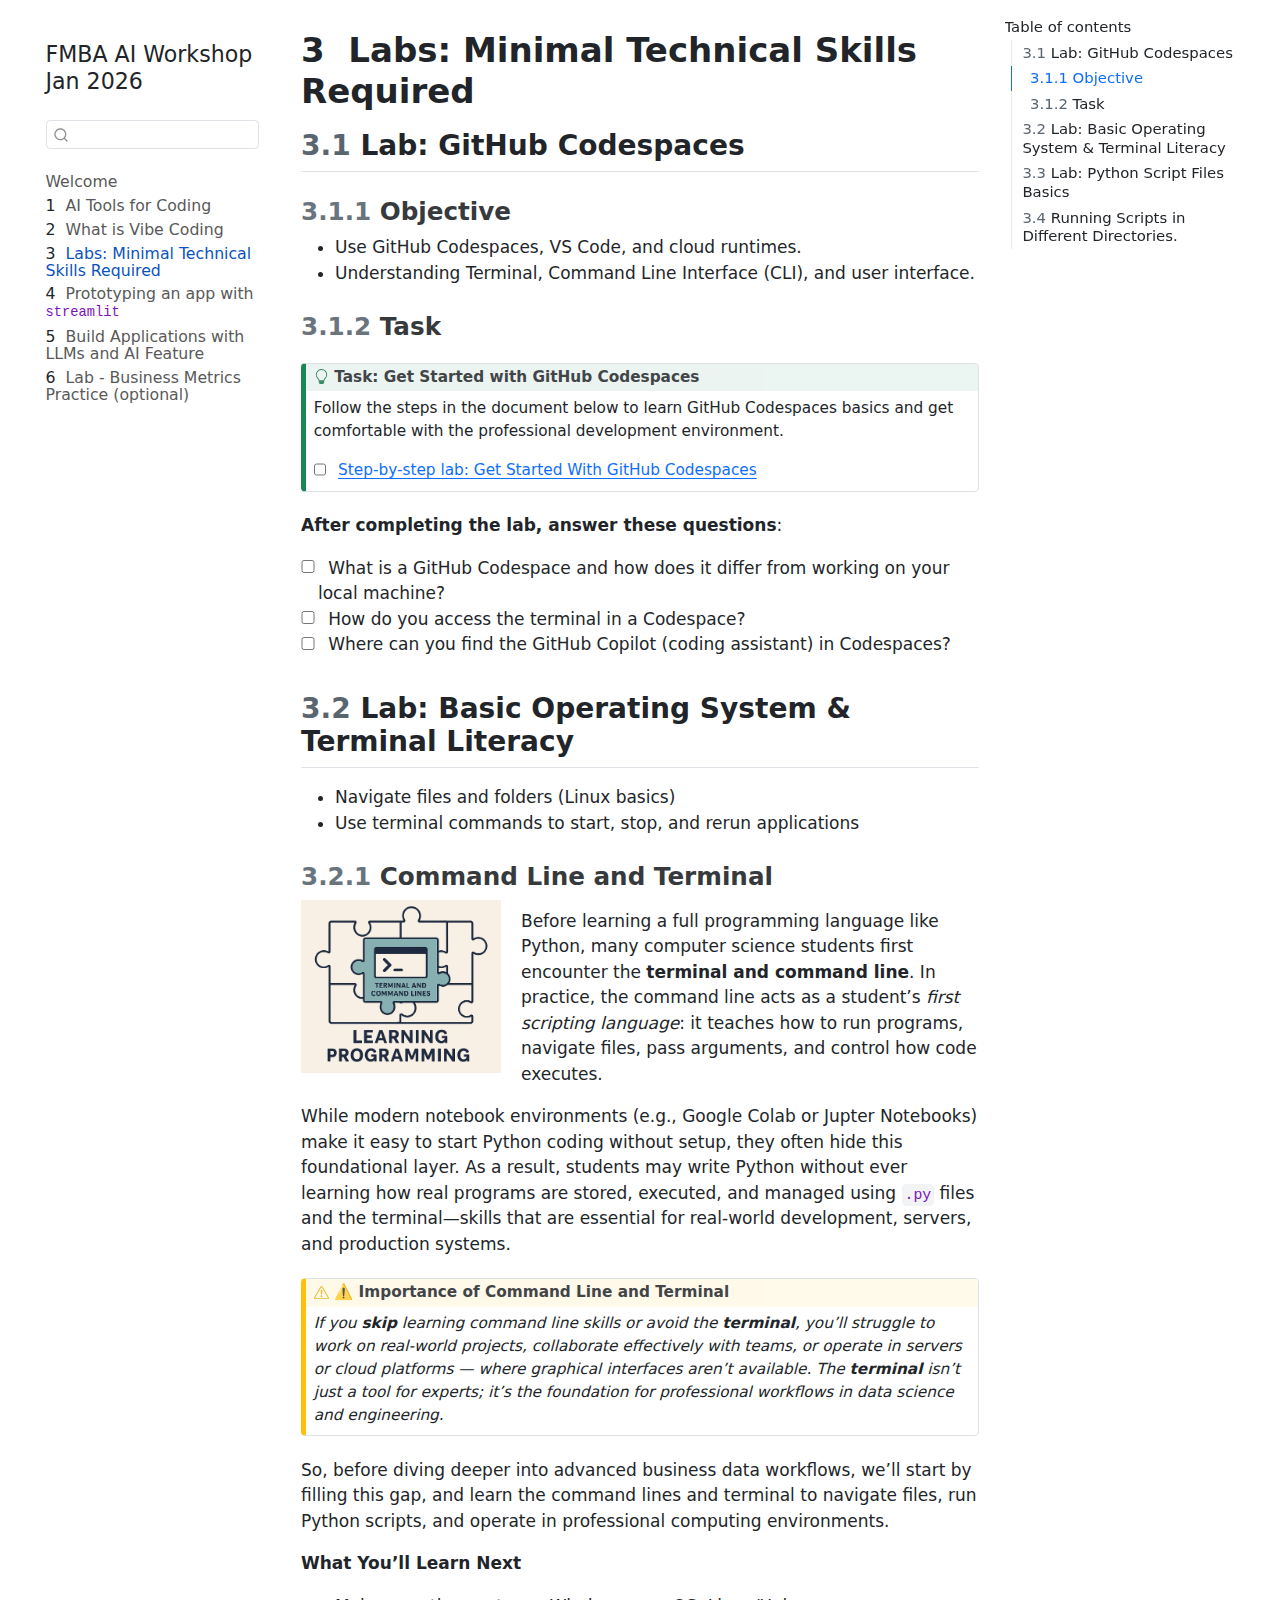
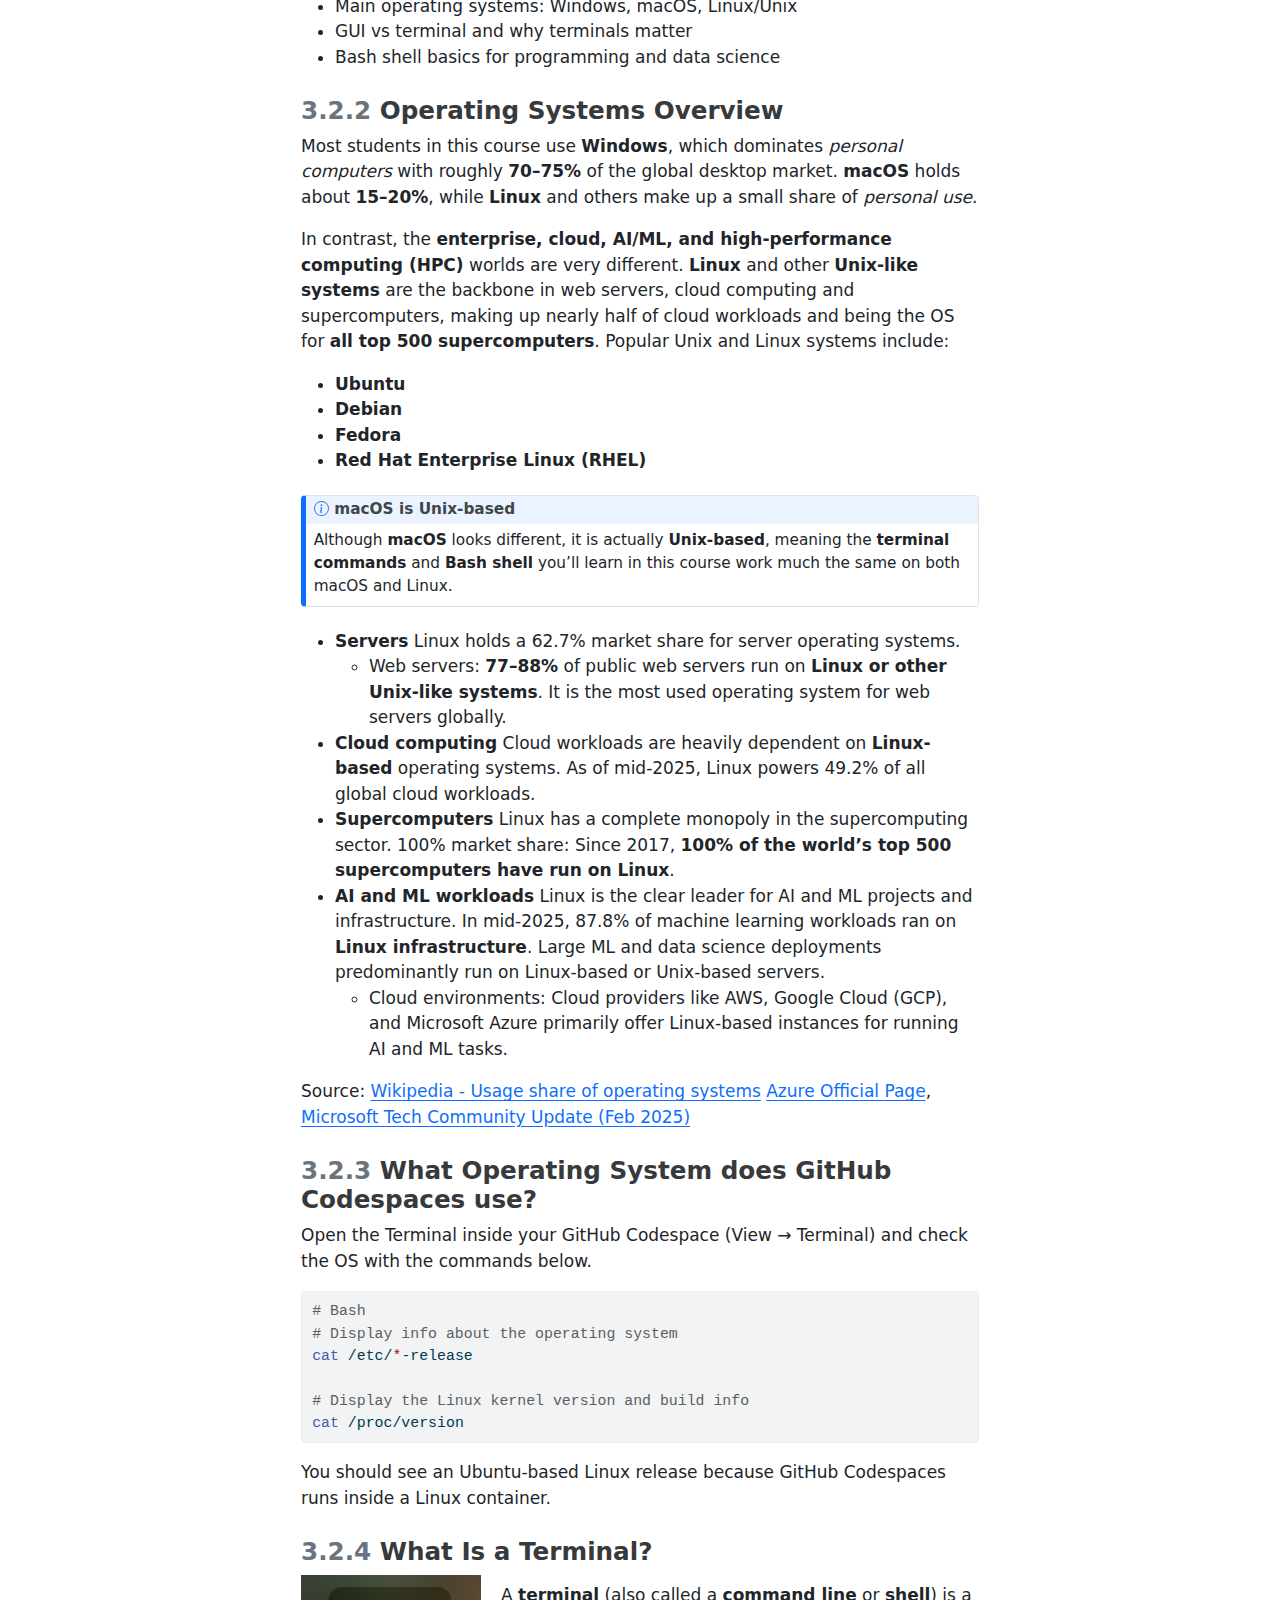
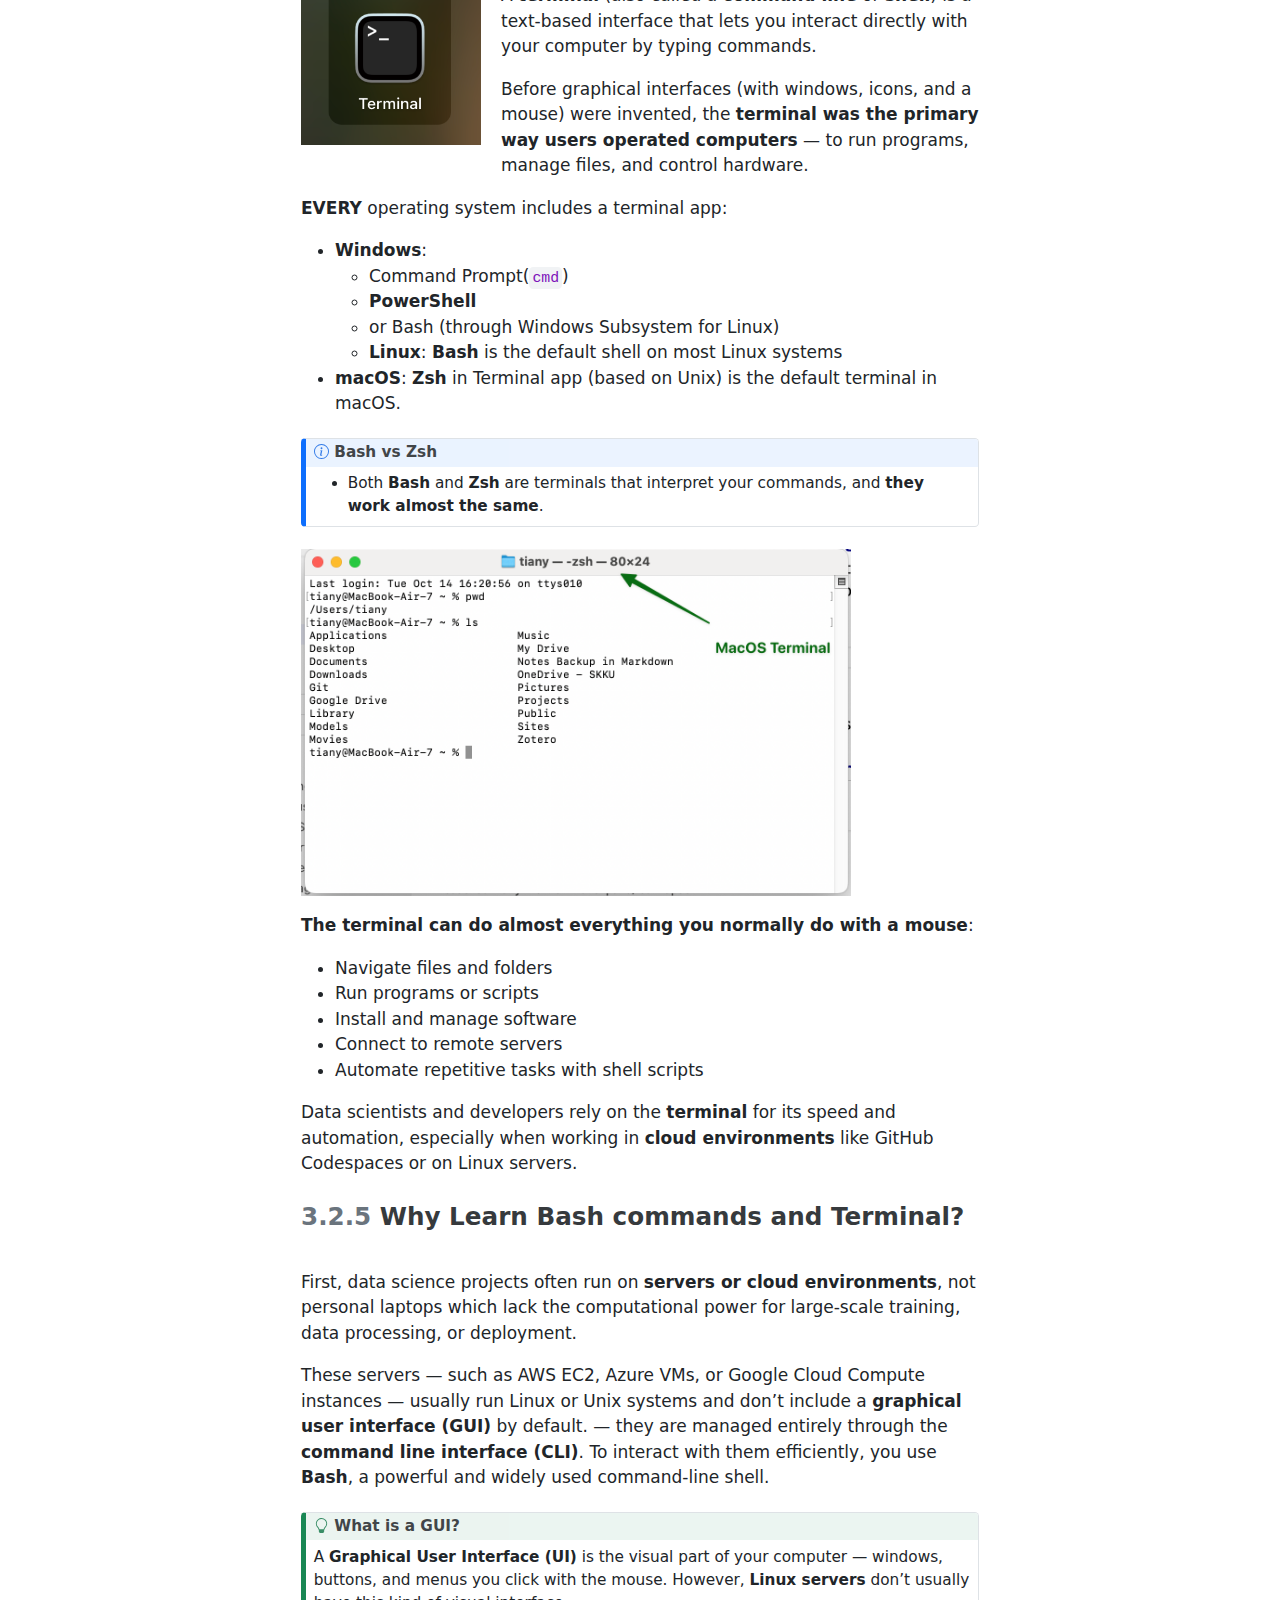
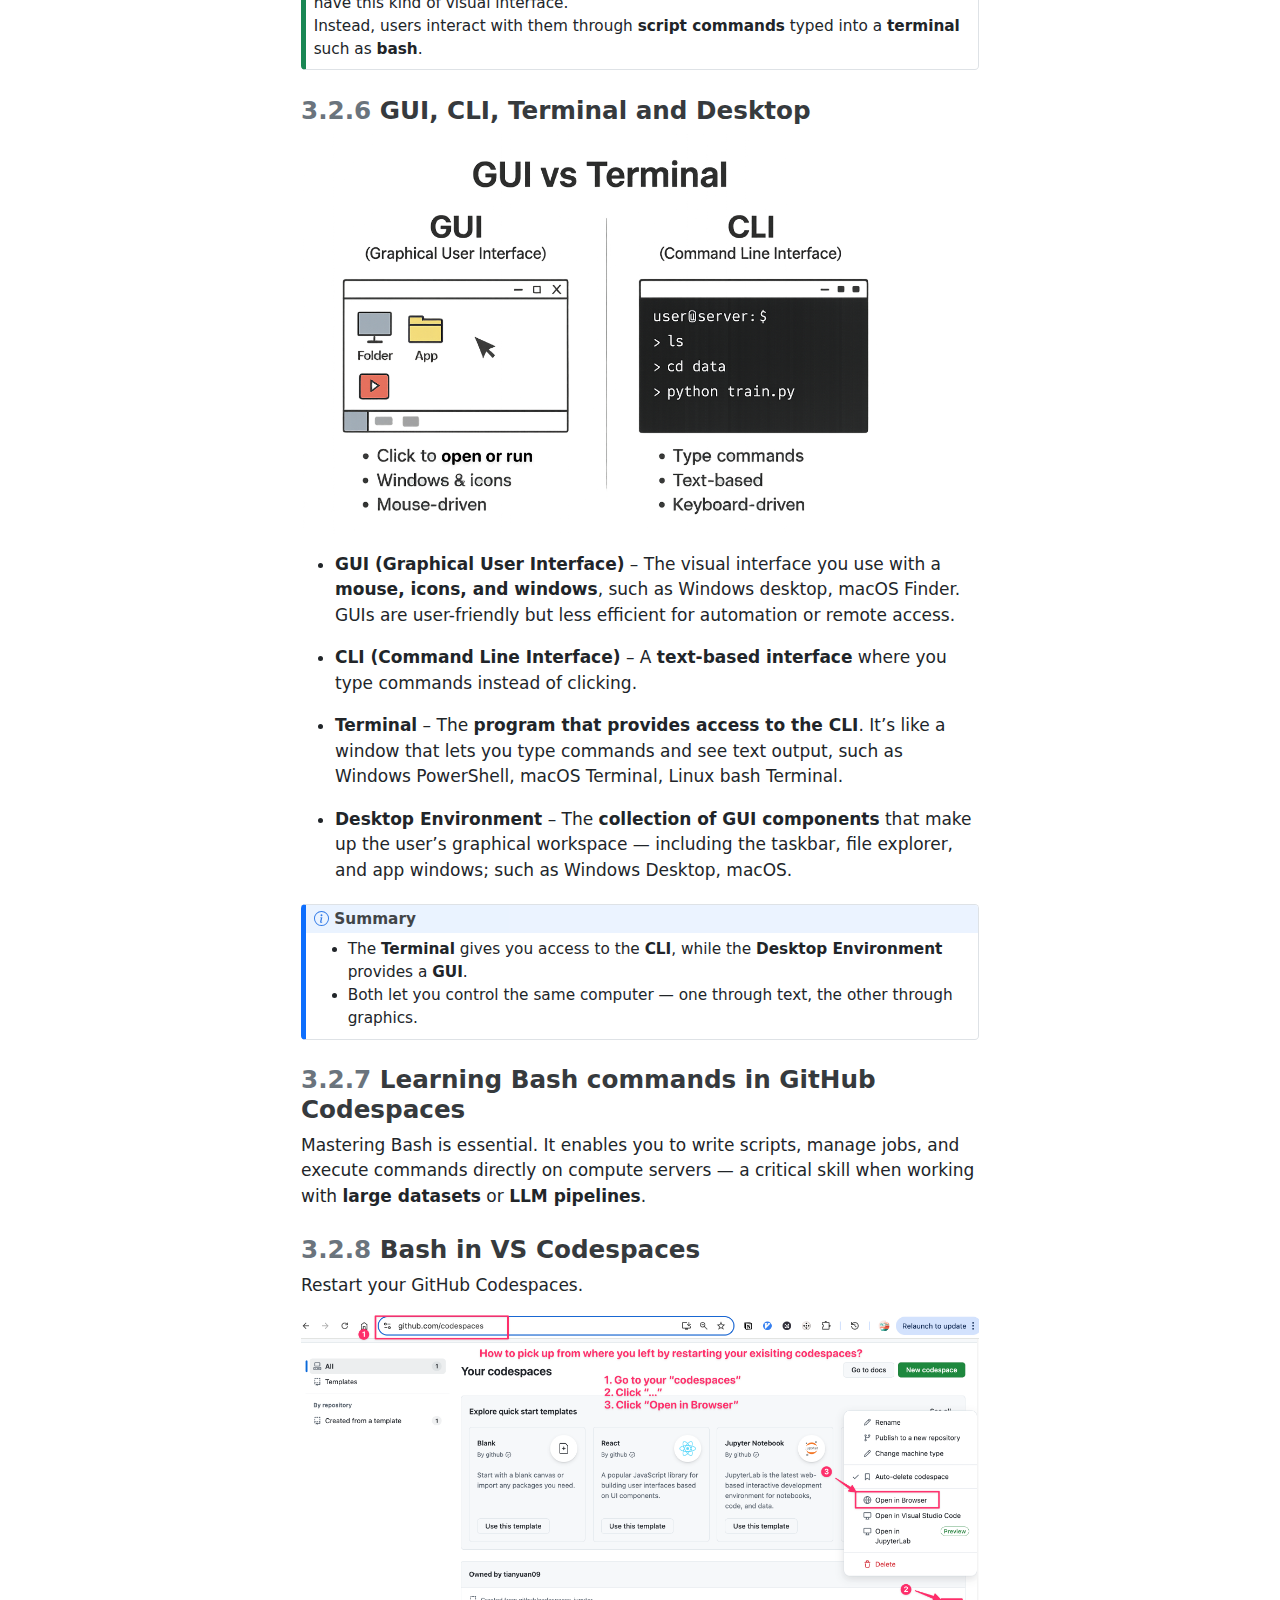
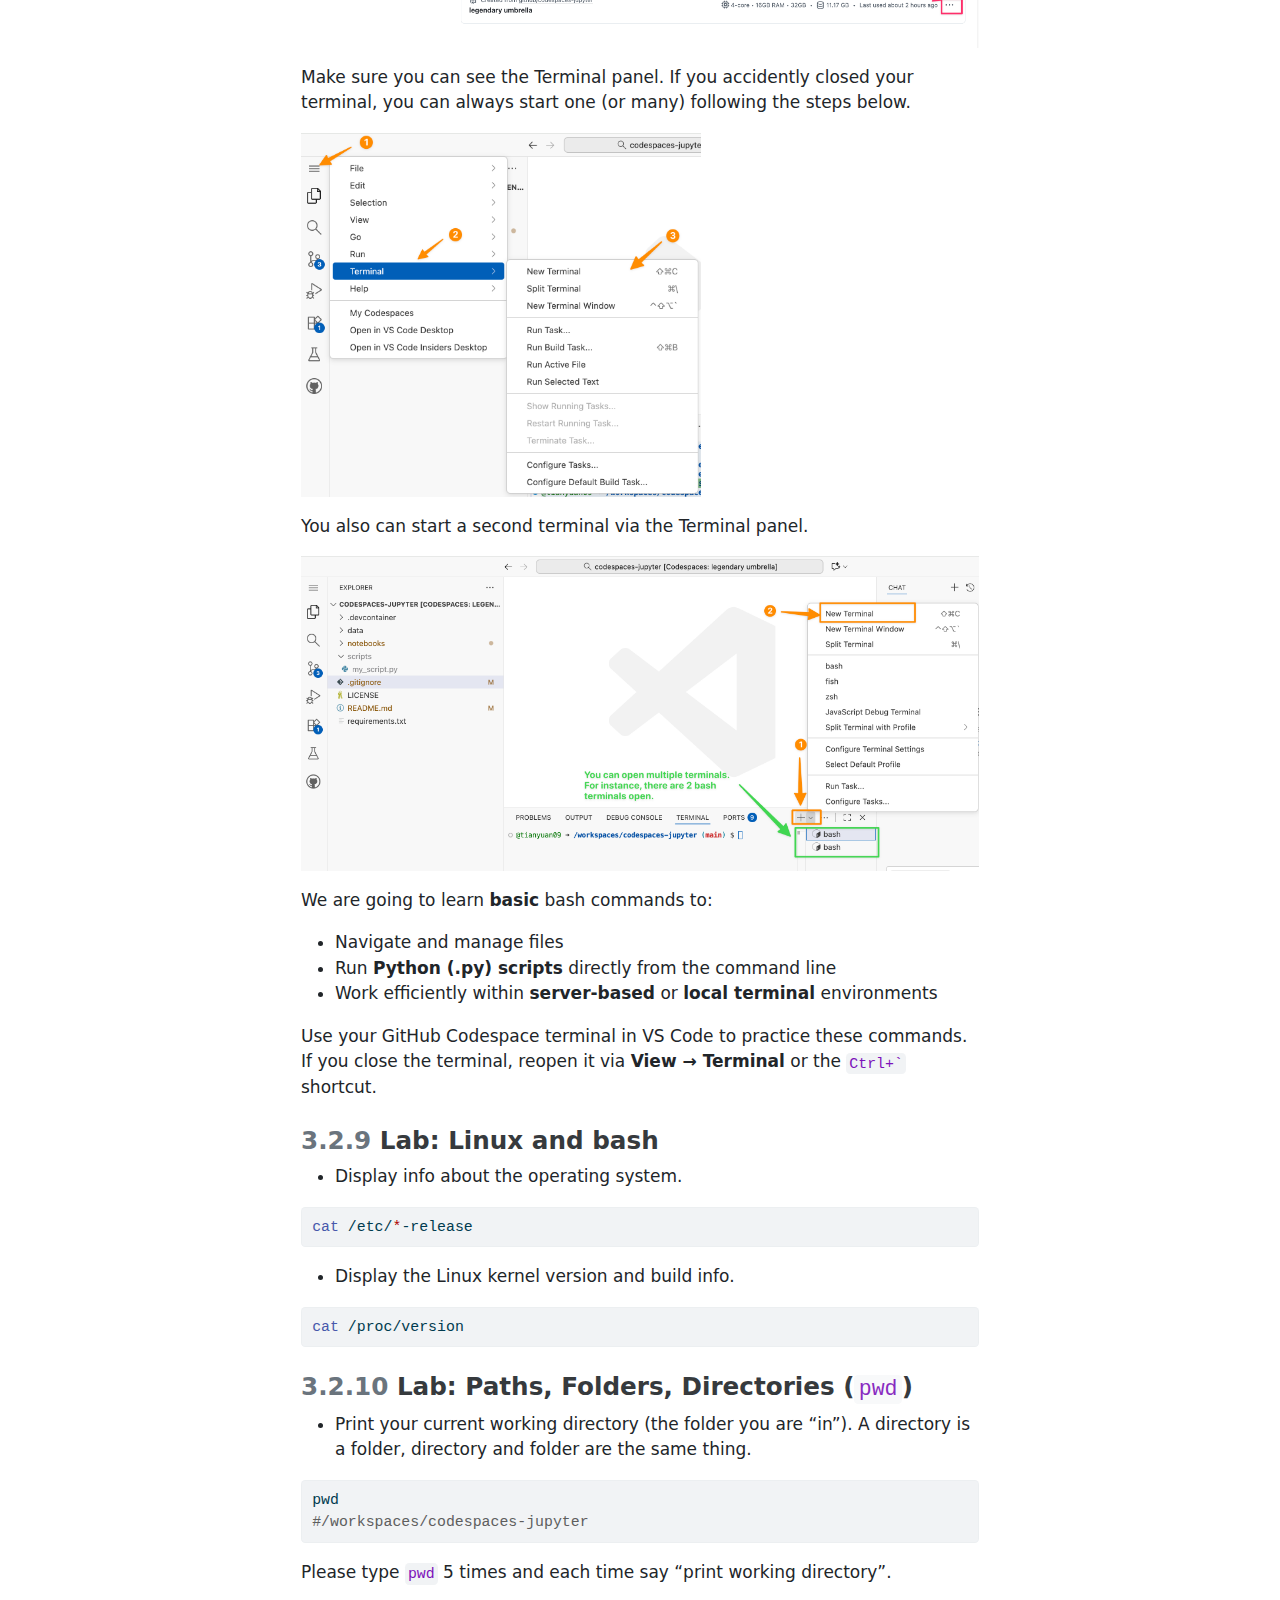
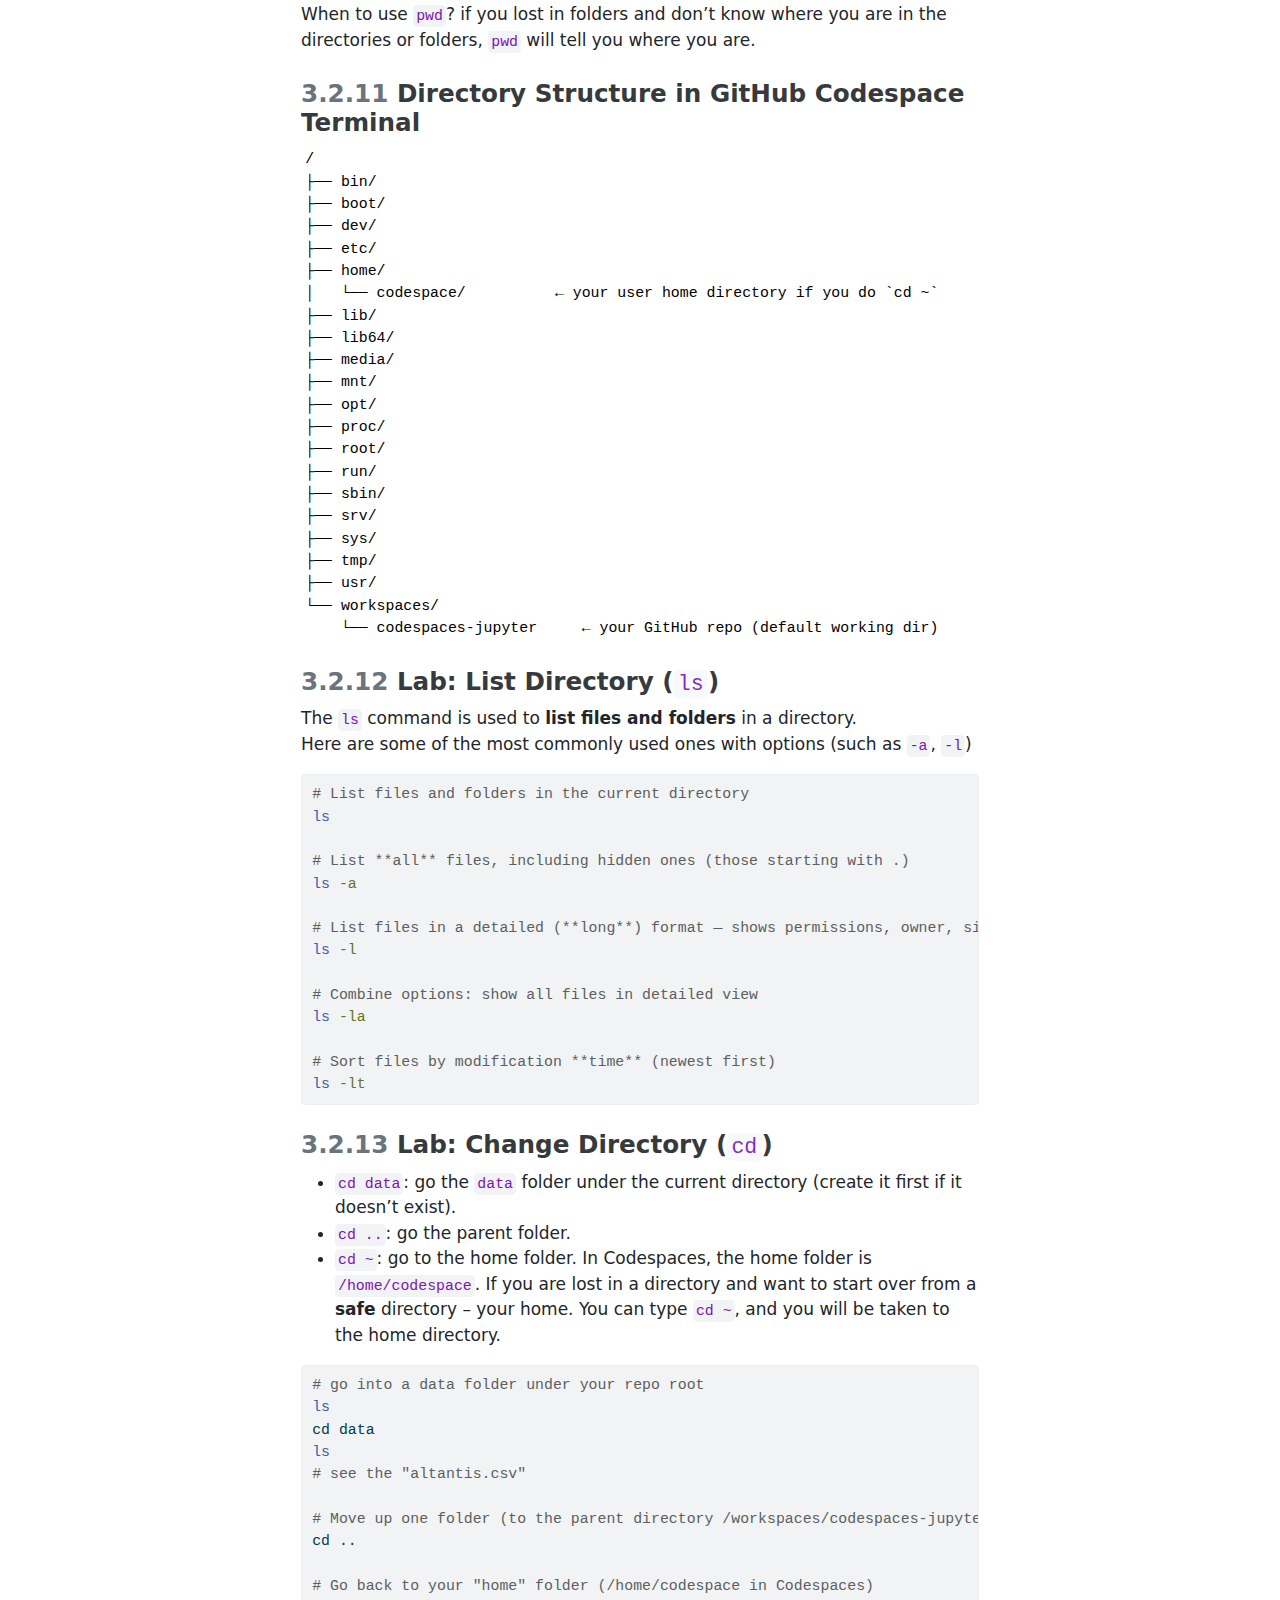
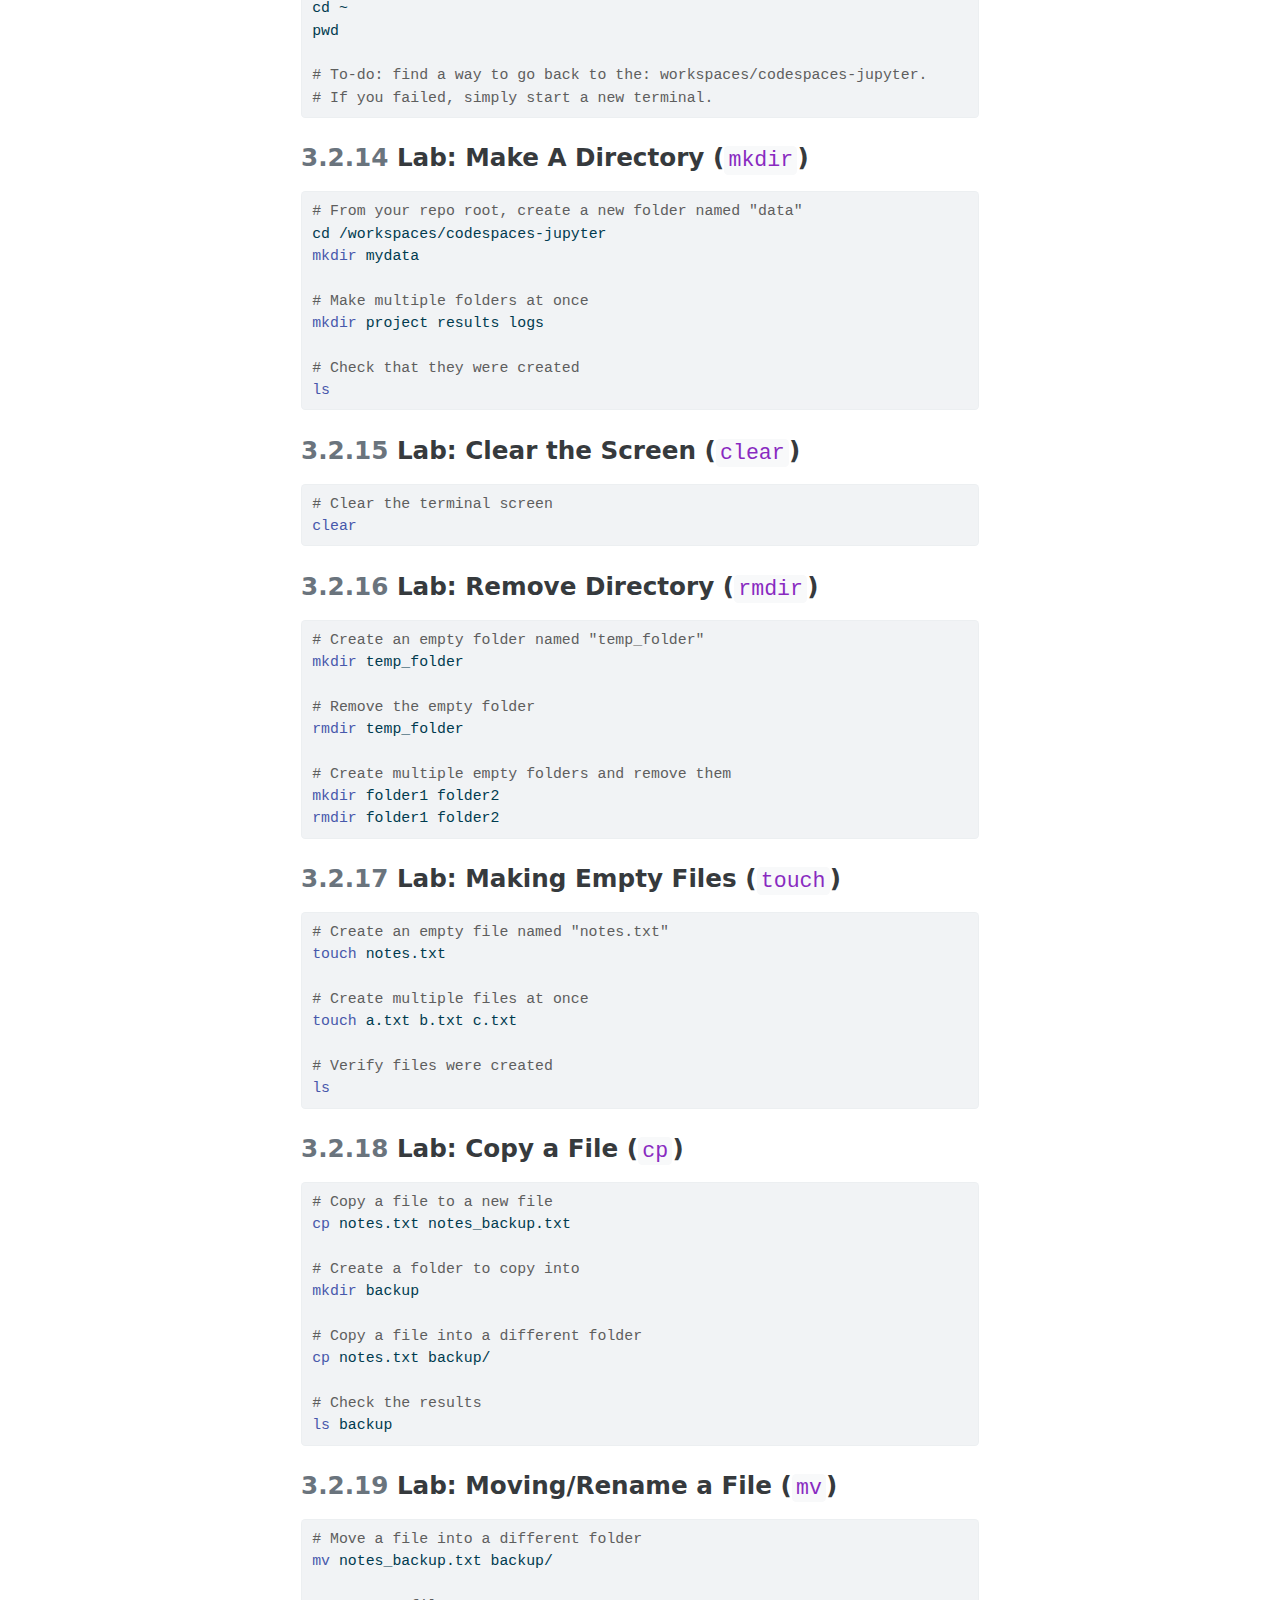
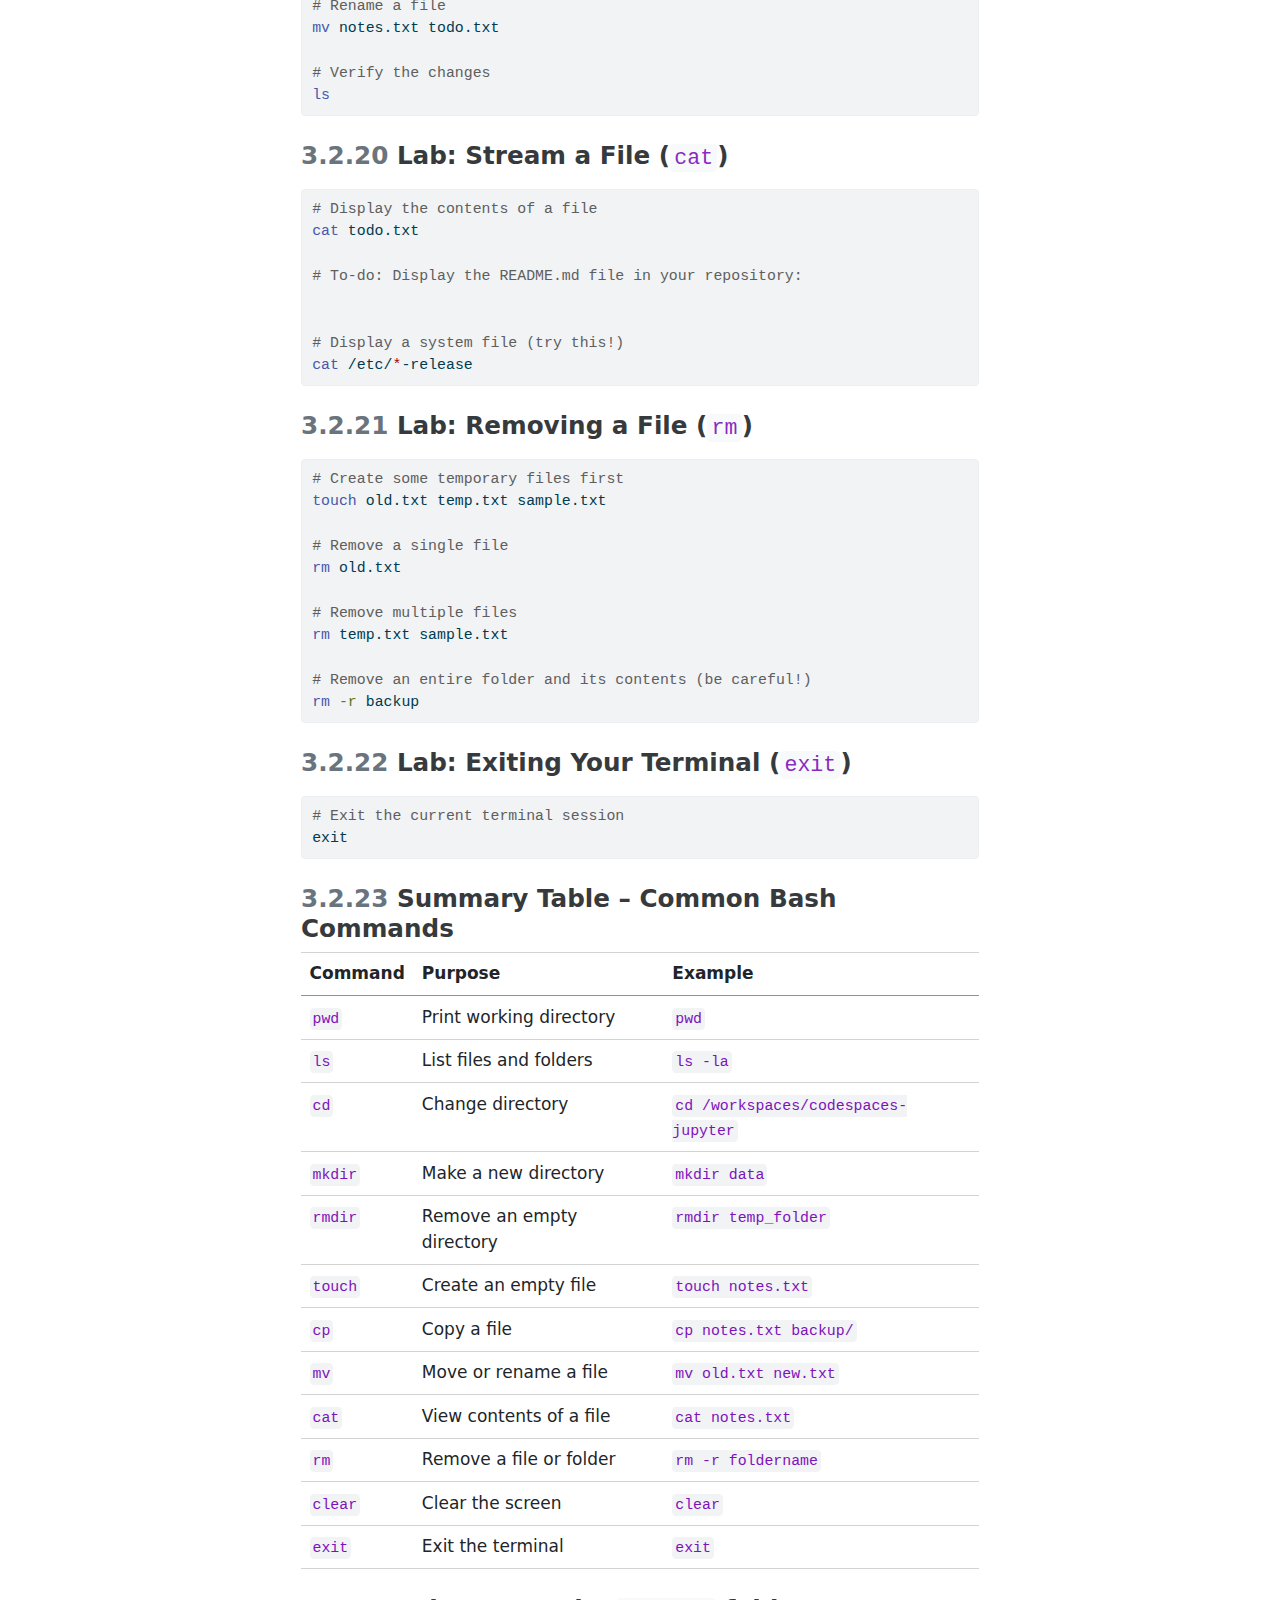
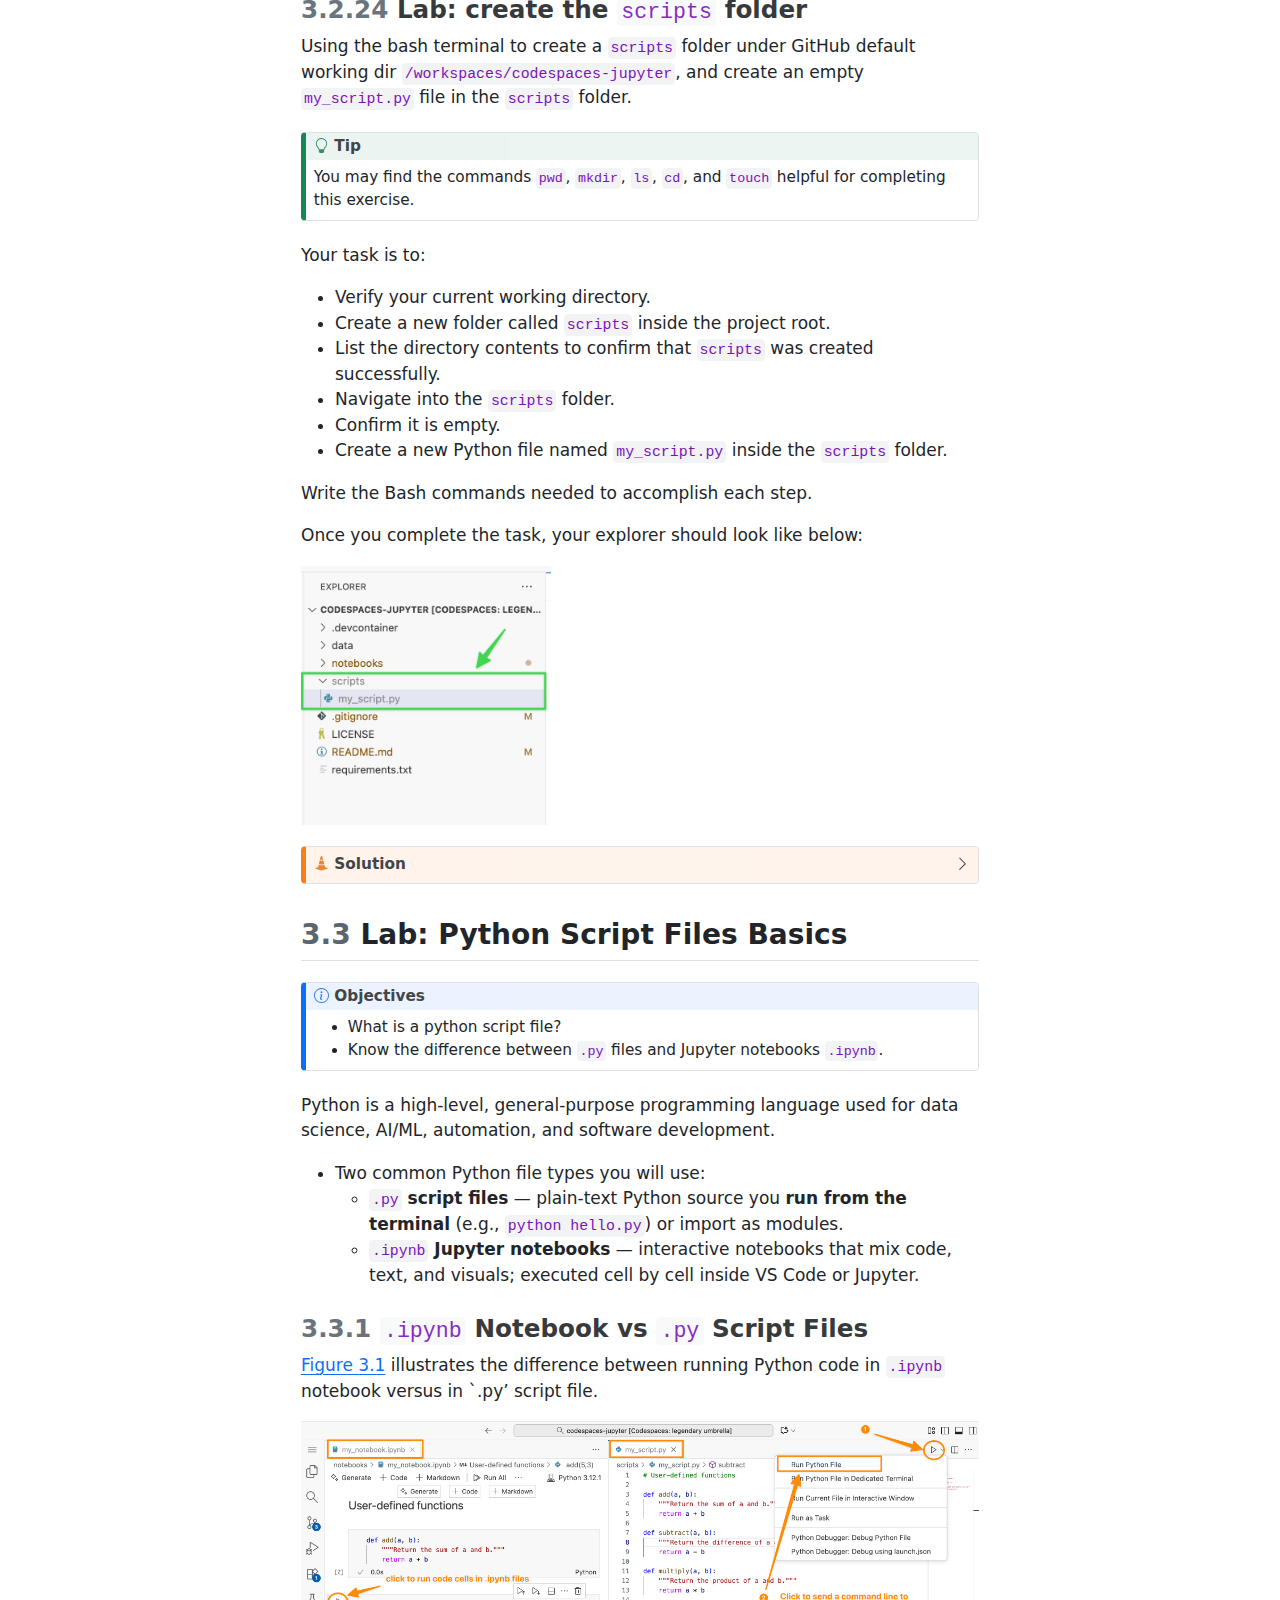
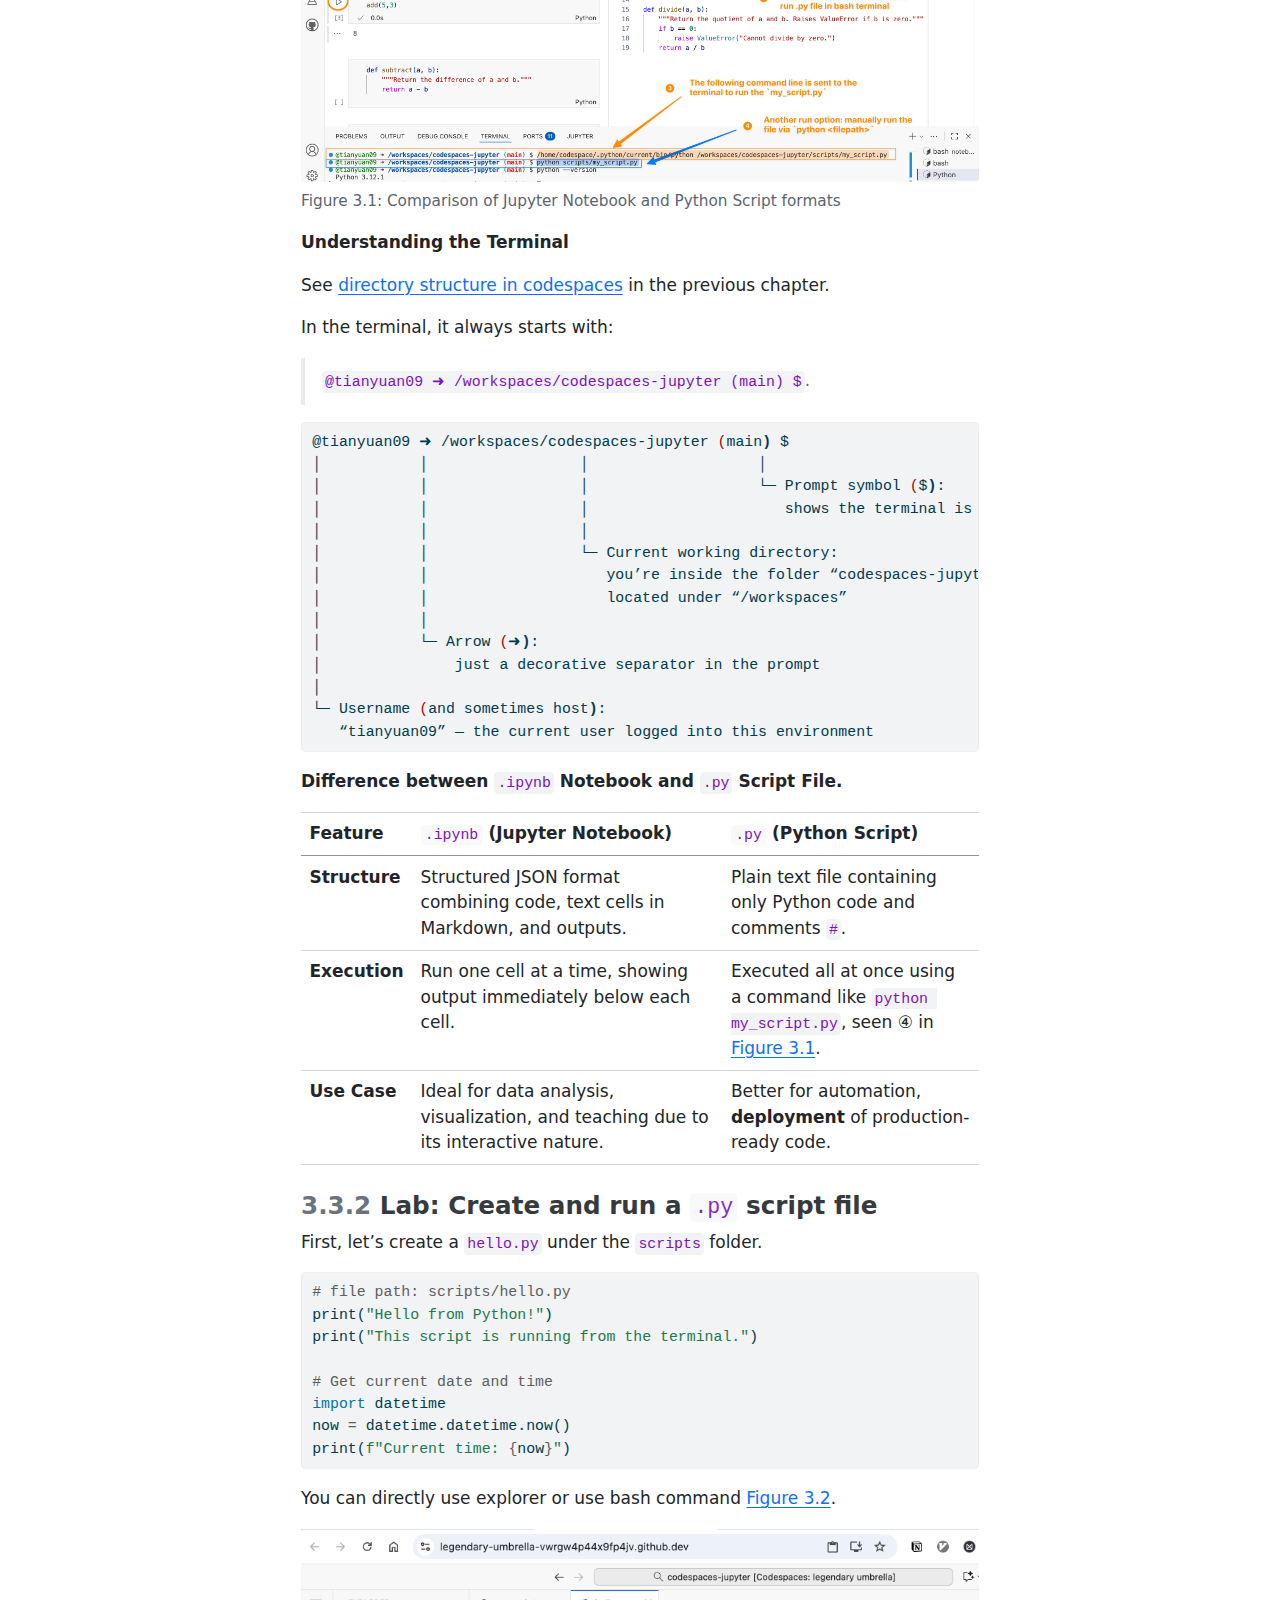
<file: docs/chapter2.html>
<!DOCTYPE html>
<html xmlns="http://www.w3.org/1999/xhtml" lang="en" xml:lang="en"><head>

<meta charset="utf-8">
<meta name="generator" content="quarto-1.8.25">

<meta name="viewport" content="width=device-width, initial-scale=1.0, user-scalable=yes">


<title>3&nbsp; Labs: Minimal Technical Skills Required – FMBA AI Workshop Jan 2026</title>
<style>
code{white-space: pre-wrap;}
span.smallcaps{font-variant: small-caps;}
div.columns{display: flex; gap: min(4vw, 1.5em);}
div.column{flex: auto; overflow-x: auto;}
div.hanging-indent{margin-left: 1.5em; text-indent: -1.5em;}
ul.task-list{list-style: none;}
ul.task-list li input[type="checkbox"] {
  width: 0.8em;
  margin: 0 0.8em 0.2em -1em; /* quarto-specific, see https://github.com/quarto-dev/quarto-cli/issues/4556 */ 
  vertical-align: middle;
}
/* CSS for syntax highlighting */
html { -webkit-text-size-adjust: 100%; }
pre > code.sourceCode { white-space: pre; position: relative; }
pre > code.sourceCode > span { display: inline-block; line-height: 1.25; }
pre > code.sourceCode > span:empty { height: 1.2em; }
.sourceCode { overflow: visible; }
code.sourceCode > span { color: inherit; text-decoration: inherit; }
div.sourceCode { margin: 1em 0; }
pre.sourceCode { margin: 0; }
@media screen {
div.sourceCode { overflow: auto; }
}
@media print {
pre > code.sourceCode { white-space: pre-wrap; }
pre > code.sourceCode > span { text-indent: -5em; padding-left: 5em; }
}
pre.numberSource code
  { counter-reset: source-line 0; }
pre.numberSource code > span
  { position: relative; left: -4em; counter-increment: source-line; }
pre.numberSource code > span > a:first-child::before
  { content: counter(source-line);
    position: relative; left: -1em; text-align: right; vertical-align: baseline;
    border: none; display: inline-block;
    -webkit-touch-callout: none; -webkit-user-select: none;
    -khtml-user-select: none; -moz-user-select: none;
    -ms-user-select: none; user-select: none;
    padding: 0 4px; width: 4em;
  }
pre.numberSource { margin-left: 3em;  padding-left: 4px; }
div.sourceCode
  {   }
@media screen {
pre > code.sourceCode > span > a:first-child::before { text-decoration: underline; }
}
</style>


<script src="site_libs/quarto-nav/quarto-nav.js"></script>
<script src="site_libs/quarto-nav/headroom.min.js"></script>
<script src="site_libs/clipboard/clipboard.min.js"></script>
<script src="site_libs/quarto-search/autocomplete.umd.js"></script>
<script src="site_libs/quarto-search/fuse.min.js"></script>
<script src="site_libs/quarto-search/quarto-search.js"></script>
<meta name="quarto:offset" content="./">
<link href="./chapter3.html" rel="next">
<link href="./chapter1.html" rel="prev">
<script src="site_libs/quarto-html/quarto.js" type="module"></script>
<script src="site_libs/quarto-html/tabsets/tabsets.js" type="module"></script>
<script src="site_libs/quarto-html/axe/axe-check.js" type="module"></script>
<script src="site_libs/quarto-html/popper.min.js"></script>
<script src="site_libs/quarto-html/tippy.umd.min.js"></script>
<script src="site_libs/quarto-html/anchor.min.js"></script>
<link href="site_libs/quarto-html/tippy.css" rel="stylesheet">
<link href="site_libs/quarto-html/quarto-syntax-highlighting-7b89279ff1a6dce999919e0e67d4d9ec.css" rel="stylesheet" id="quarto-text-highlighting-styles">
<script src="site_libs/bootstrap/bootstrap.min.js"></script>
<link href="site_libs/bootstrap/bootstrap-icons.css" rel="stylesheet">
<link href="site_libs/bootstrap/bootstrap-99913b7803b80b0c1d2b970a25816663.min.css" rel="stylesheet" append-hash="true" id="quarto-bootstrap" data-mode="light">
<script id="quarto-search-options" type="application/json">{
  "location": "sidebar",
  "copy-button": false,
  "collapse-after": 3,
  "panel-placement": "start",
  "type": "textbox",
  "limit": 50,
  "keyboard-shortcut": [
    "f",
    "/",
    "s"
  ],
  "show-item-context": false,
  "language": {
    "search-no-results-text": "No results",
    "search-matching-documents-text": "matching documents",
    "search-copy-link-title": "Copy link to search",
    "search-hide-matches-text": "Hide additional matches",
    "search-more-match-text": "more match in this document",
    "search-more-matches-text": "more matches in this document",
    "search-clear-button-title": "Clear",
    "search-text-placeholder": "",
    "search-detached-cancel-button-title": "Cancel",
    "search-submit-button-title": "Submit",
    "search-label": "Search"
  }
}</script>


</head>

<body class="nav-sidebar floating quarto-light">

<div id="quarto-search-results"></div>
  <header id="quarto-header" class="headroom fixed-top">
  <nav class="quarto-secondary-nav">
    <div class="container-fluid d-flex">
      <button type="button" class="quarto-btn-toggle btn" data-bs-toggle="collapse" role="button" data-bs-target=".quarto-sidebar-collapse-item" aria-controls="quarto-sidebar" aria-expanded="false" aria-label="Toggle sidebar navigation" onclick="if (window.quartoToggleHeadroom) { window.quartoToggleHeadroom(); }">
        <i class="bi bi-layout-text-sidebar-reverse"></i>
      </button>
        <nav class="quarto-page-breadcrumbs" aria-label="breadcrumb"><ol class="breadcrumb"><li class="breadcrumb-item"><a href="./chapter2.html"><span class="chapter-number">3</span>&nbsp; <span class="chapter-title">Labs: Minimal Technical Skills Required</span></a></li></ol></nav>
        <a class="flex-grow-1" role="navigation" data-bs-toggle="collapse" data-bs-target=".quarto-sidebar-collapse-item" aria-controls="quarto-sidebar" aria-expanded="false" aria-label="Toggle sidebar navigation" onclick="if (window.quartoToggleHeadroom) { window.quartoToggleHeadroom(); }">      
        </a>
      <button type="button" class="btn quarto-search-button" aria-label="Search" onclick="window.quartoOpenSearch();">
        <i class="bi bi-search"></i>
      </button>
    </div>
  </nav>
</header>
<!-- content -->
<div id="quarto-content" class="quarto-container page-columns page-rows-contents page-layout-article">
<!-- sidebar -->
  <nav id="quarto-sidebar" class="sidebar collapse collapse-horizontal quarto-sidebar-collapse-item sidebar-navigation floating overflow-auto">
    <div class="pt-lg-2 mt-2 text-left sidebar-header sidebar-header-stacked">
      <a href="./index.html" class="sidebar-logo-link">
      </a>
    <div class="sidebar-title mb-0 py-0">
      <a href="./">FMBA AI Workshop Jan 2026</a> 
    </div>
      </div>
        <div class="mt-2 flex-shrink-0 align-items-center">
        <div class="sidebar-search">
        <div id="quarto-search" class="" title="Search"></div>
        </div>
        </div>
    <div class="sidebar-menu-container"> 
    <ul class="list-unstyled mt-1">
        <li class="sidebar-item">
  <div class="sidebar-item-container"> 
  <a href="./index.html" class="sidebar-item-text sidebar-link">
 <span class="menu-text">Welcome</span></a>
  </div>
</li>
        <li class="sidebar-item">
  <div class="sidebar-item-container"> 
  <a href="./chapter0.html" class="sidebar-item-text sidebar-link">
 <span class="menu-text"><span class="chapter-number">1</span>&nbsp; <span class="chapter-title">AI Tools for Coding</span></span></a>
  </div>
</li>
        <li class="sidebar-item">
  <div class="sidebar-item-container"> 
  <a href="./chapter1.html" class="sidebar-item-text sidebar-link">
 <span class="menu-text"><span class="chapter-number">2</span>&nbsp; <span class="chapter-title">What is Vibe Coding</span></span></a>
  </div>
</li>
        <li class="sidebar-item">
  <div class="sidebar-item-container"> 
  <a href="./chapter2.html" class="sidebar-item-text sidebar-link active">
 <span class="menu-text"><span class="chapter-number">3</span>&nbsp; <span class="chapter-title">Labs: Minimal Technical Skills Required</span></span></a>
  </div>
</li>
        <li class="sidebar-item">
  <div class="sidebar-item-container"> 
  <a href="./chapter3.html" class="sidebar-item-text sidebar-link">
 <span class="menu-text"><span class="chapter-number">4</span>&nbsp; <span class="chapter-title">Prototyping an app with <code>streamlit</code></span></span></a>
  </div>
</li>
        <li class="sidebar-item">
  <div class="sidebar-item-container"> 
  <a href="./chapter4.html" class="sidebar-item-text sidebar-link">
 <span class="menu-text"><span class="chapter-number">5</span>&nbsp; <span class="chapter-title">Build Applications with LLMs and AI Feature</span></span></a>
  </div>
</li>
        <li class="sidebar-item">
  <div class="sidebar-item-container"> 
  <a href="./chapter5.html" class="sidebar-item-text sidebar-link">
 <span class="menu-text"><span class="chapter-number">6</span>&nbsp; <span class="chapter-title">Lab - Business Metrics Practice (optional)</span></span></a>
  </div>
</li>
    </ul>
    </div>
</nav>
<div id="quarto-sidebar-glass" class="quarto-sidebar-collapse-item" data-bs-toggle="collapse" data-bs-target=".quarto-sidebar-collapse-item"></div>
<!-- margin-sidebar -->
    <div id="quarto-margin-sidebar" class="sidebar margin-sidebar">
        <nav id="TOC" role="doc-toc" class="toc-active">
    <h2 id="toc-title">Table of contents</h2>
   
  <ul>
  <li><a href="#lab-github-codespaces" id="toc-lab-github-codespaces" class="nav-link active" data-scroll-target="#lab-github-codespaces"><span class="header-section-number">3.1</span> Lab: GitHub Codespaces</a>
  <ul class="collapse">
  <li><a href="#objective" id="toc-objective" class="nav-link" data-scroll-target="#objective"><span class="header-section-number">3.1.1</span> Objective</a></li>
  <li><a href="#task" id="toc-task" class="nav-link" data-scroll-target="#task"><span class="header-section-number">3.1.2</span> Task</a></li>
  </ul></li>
  <li><a href="#lab-basic-operating-system-terminal-literacy" id="toc-lab-basic-operating-system-terminal-literacy" class="nav-link" data-scroll-target="#lab-basic-operating-system-terminal-literacy"><span class="header-section-number">3.2</span> Lab: Basic Operating System &amp; Terminal Literacy</a>
  <ul class="collapse">
  <li><a href="#command-line-and-terminal" id="toc-command-line-and-terminal" class="nav-link" data-scroll-target="#command-line-and-terminal"><span class="header-section-number">3.2.1</span> Command Line and Terminal</a></li>
  <li><a href="#operating-systems-overview" id="toc-operating-systems-overview" class="nav-link" data-scroll-target="#operating-systems-overview"><span class="header-section-number">3.2.2</span> Operating Systems Overview</a></li>
  <li><a href="#what-operating-system-does-github-codespaces-use" id="toc-what-operating-system-does-github-codespaces-use" class="nav-link" data-scroll-target="#what-operating-system-does-github-codespaces-use"><span class="header-section-number">3.2.3</span> What Operating System does GitHub Codespaces use?</a></li>
  <li><a href="#what-is-a-terminal" id="toc-what-is-a-terminal" class="nav-link" data-scroll-target="#what-is-a-terminal"><span class="header-section-number">3.2.4</span> What Is a Terminal?</a></li>
  <li><a href="#why-learn-bash-commands-and-terminal" id="toc-why-learn-bash-commands-and-terminal" class="nav-link" data-scroll-target="#why-learn-bash-commands-and-terminal"><span class="header-section-number">3.2.5</span> Why Learn Bash commands and Terminal?</a></li>
  <li><a href="#gui-cli-terminal-and-desktop" id="toc-gui-cli-terminal-and-desktop" class="nav-link" data-scroll-target="#gui-cli-terminal-and-desktop"><span class="header-section-number">3.2.6</span> GUI, CLI, Terminal and Desktop</a></li>
  <li><a href="#learning-bash-commands-in-github-codespaces" id="toc-learning-bash-commands-in-github-codespaces" class="nav-link" data-scroll-target="#learning-bash-commands-in-github-codespaces"><span class="header-section-number">3.2.7</span> Learning Bash commands in GitHub Codespaces</a></li>
  <li><a href="#bash-in-vs-codespaces" id="toc-bash-in-vs-codespaces" class="nav-link" data-scroll-target="#bash-in-vs-codespaces"><span class="header-section-number">3.2.8</span> Bash in VS Codespaces</a></li>
  <li><a href="#lab-linux-and-bash" id="toc-lab-linux-and-bash" class="nav-link" data-scroll-target="#lab-linux-and-bash"><span class="header-section-number">3.2.9</span> Lab: Linux and bash</a></li>
  <li><a href="#lab-paths-folders-directories-pwd" id="toc-lab-paths-folders-directories-pwd" class="nav-link" data-scroll-target="#lab-paths-folders-directories-pwd"><span class="header-section-number">3.2.10</span> Lab: Paths, Folders, Directories (<code>pwd</code>)</a></li>
  <li><a href="#h2-dir-in-codespaces" id="toc-h2-dir-in-codespaces" class="nav-link" data-scroll-target="#h2-dir-in-codespaces"><span class="header-section-number">3.2.11</span> Directory Structure in GitHub Codespace Terminal</a></li>
  <li><a href="#lab-list-directory-ls" id="toc-lab-list-directory-ls" class="nav-link" data-scroll-target="#lab-list-directory-ls"><span class="header-section-number">3.2.12</span> Lab: List Directory (<code>ls</code>)</a></li>
  <li><a href="#lab-change-directory-cd" id="toc-lab-change-directory-cd" class="nav-link" data-scroll-target="#lab-change-directory-cd"><span class="header-section-number">3.2.13</span> Lab: Change Directory (<code>cd</code>)</a></li>
  <li><a href="#lab-make-a-directory-mkdir" id="toc-lab-make-a-directory-mkdir" class="nav-link" data-scroll-target="#lab-make-a-directory-mkdir"><span class="header-section-number">3.2.14</span> Lab: Make A Directory (<code>mkdir</code>)</a></li>
  <li><a href="#lab-clear-the-screen-clear" id="toc-lab-clear-the-screen-clear" class="nav-link" data-scroll-target="#lab-clear-the-screen-clear"><span class="header-section-number">3.2.15</span> Lab: Clear the Screen (<code>clear</code>)</a></li>
  <li><a href="#lab-remove-directory-rmdir" id="toc-lab-remove-directory-rmdir" class="nav-link" data-scroll-target="#lab-remove-directory-rmdir"><span class="header-section-number">3.2.16</span> Lab: Remove Directory (<code>rmdir</code>)</a></li>
  <li><a href="#lab-making-empty-files-touch" id="toc-lab-making-empty-files-touch" class="nav-link" data-scroll-target="#lab-making-empty-files-touch"><span class="header-section-number">3.2.17</span> Lab: Making Empty Files (<code>touch</code>)</a></li>
  <li><a href="#lab-copy-a-file-cp" id="toc-lab-copy-a-file-cp" class="nav-link" data-scroll-target="#lab-copy-a-file-cp"><span class="header-section-number">3.2.18</span> Lab: Copy a File (<code>cp</code>)</a></li>
  <li><a href="#lab-movingrename-a-file-mv" id="toc-lab-movingrename-a-file-mv" class="nav-link" data-scroll-target="#lab-movingrename-a-file-mv"><span class="header-section-number">3.2.19</span> Lab: Moving/Rename a File (<code>mv</code>)</a></li>
  <li><a href="#lab-stream-a-file-cat" id="toc-lab-stream-a-file-cat" class="nav-link" data-scroll-target="#lab-stream-a-file-cat"><span class="header-section-number">3.2.20</span> Lab: Stream a File (<code>cat</code>)</a></li>
  <li><a href="#lab-removing-a-file-rm" id="toc-lab-removing-a-file-rm" class="nav-link" data-scroll-target="#lab-removing-a-file-rm"><span class="header-section-number">3.2.21</span> Lab: Removing a File (<code>rm</code>)</a></li>
  <li><a href="#lab-exiting-your-terminal-exit" id="toc-lab-exiting-your-terminal-exit" class="nav-link" data-scroll-target="#lab-exiting-your-terminal-exit"><span class="header-section-number">3.2.22</span> Lab: Exiting Your Terminal (<code>exit</code>)</a></li>
  <li><a href="#summary-table-common-bash-commands" id="toc-summary-table-common-bash-commands" class="nav-link" data-scroll-target="#summary-table-common-bash-commands"><span class="header-section-number">3.2.23</span> Summary Table – Common Bash Commands</a></li>
  <li><a href="#lab-create-the-scripts-folder" id="toc-lab-create-the-scripts-folder" class="nav-link" data-scroll-target="#lab-create-the-scripts-folder"><span class="header-section-number">3.2.24</span> Lab: create the <code>scripts</code> folder</a></li>
  </ul></li>
  <li><a href="#lab-python-script-files-basics" id="toc-lab-python-script-files-basics" class="nav-link" data-scroll-target="#lab-python-script-files-basics"><span class="header-section-number">3.3</span> Lab: Python Script Files Basics</a>
  <ul class="collapse">
  <li><a href="#ipynb-notebook-vs-.py-script-files" id="toc-ipynb-notebook-vs-.py-script-files" class="nav-link" data-scroll-target="#ipynb-notebook-vs-.py-script-files"><span class="header-section-number">3.3.1</span> <code>.ipynb</code> Notebook vs <code>.py</code> Script Files</a></li>
  <li><a href="#lab-create-and-run-a-.py-script-file" id="toc-lab-create-and-run-a-.py-script-file" class="nav-link" data-scroll-target="#lab-create-and-run-a-.py-script-file"><span class="header-section-number">3.3.2</span> Lab: Create and run a <code>.py</code> script file</a></li>
  <li><a href="#lab-checking-your-python-version" id="toc-lab-checking-your-python-version" class="nav-link" data-scroll-target="#lab-checking-your-python-version"><span class="header-section-number">3.3.3</span> Lab: Checking Your Python Version</a></li>
  <li><a href="#lab-different-python-commands" id="toc-lab-different-python-commands" class="nav-link" data-scroll-target="#lab-different-python-commands"><span class="header-section-number">3.3.4</span> Lab: Different Python Commands</a></li>
  </ul></li>
  <li><a href="#running-scripts-in-different-directories." id="toc-running-scripts-in-different-directories." class="nav-link" data-scroll-target="#running-scripts-in-different-directories."><span class="header-section-number">3.4</span> Running Scripts in Different Directories.</a>
  <ul class="collapse">
  <li><a href="#absolute-paths" id="toc-absolute-paths" class="nav-link" data-scroll-target="#absolute-paths"><span class="header-section-number">3.4.1</span> Absolute Paths</a></li>
  <li><a href="#relative-paths" id="toc-relative-paths" class="nav-link" data-scroll-target="#relative-paths"><span class="header-section-number">3.4.2</span> Relative Paths</a></li>
  <li><a href="#difference-in-absolute-vs-relative-paths" id="toc-difference-in-absolute-vs-relative-paths" class="nav-link" data-scroll-target="#difference-in-absolute-vs-relative-paths"><span class="header-section-number">3.4.3</span> Difference in absolute vs relative paths</a></li>
  </ul></li>
  </ul>
</nav>
    </div>
<!-- main -->
<main class="content" id="quarto-document-content">

<header id="title-block-header" class="quarto-title-block default">
<div class="quarto-title">
<h1 class="title"><span class="chapter-number">3</span>&nbsp; <span class="chapter-title">Labs: Minimal Technical Skills Required</span></h1>
</div>



<div class="quarto-title-meta">

    
  
    
  </div>
  


</header>


<section id="lab-github-codespaces" class="level2" data-number="3.1">
<h2 data-number="3.1" class="anchored" data-anchor-id="lab-github-codespaces"><span class="header-section-number">3.1</span> Lab: GitHub Codespaces</h2>
<section id="objective" class="level3" data-number="3.1.1">
<h3 data-number="3.1.1" class="anchored" data-anchor-id="objective"><span class="header-section-number">3.1.1</span> Objective</h3>
<ul>
<li>Use GitHub Codespaces, VS Code, and cloud runtimes.</li>
<li>Understanding Terminal, Command Line Interface (CLI), and user interface.</li>
</ul>
</section>
<section id="task" class="level3" data-number="3.1.2">
<h3 data-number="3.1.2" class="anchored" data-anchor-id="task"><span class="header-section-number">3.1.2</span> Task</h3>
<div class="callout callout-style-default callout-tip callout-titled">
<div class="callout-header d-flex align-content-center">
<div class="callout-icon-container">
<i class="callout-icon"></i>
</div>
<div class="callout-title-container flex-fill">
<span class="screen-reader-only">Tip</span><strong>Task: Get Started with GitHub Codespaces</strong>
</div>
</div>
<div class="callout-body-container callout-body">
<p>Follow the steps in the document below to learn GitHub Codespaces basics and get comfortable with the professional development environment.</p>
<ul class="task-list">
<li><label><input type="checkbox"><a href="https://docs.google.com/document/d/1aRfZxSCkpx2GmHb09Qw1q_Epc83Wc3Wc2FMPEsSrI6A/edit?usp=sharing">Step-by-step lab: Get Started With GitHub Codespaces</a></label></li>
</ul>
</div>
</div>
<p><strong>After completing the lab, answer these questions</strong>:</p>
<ul class="task-list">
<li><label><input type="checkbox">What is a GitHub Codespace and how does it differ from working on your local machine?</label></li>
<li><label><input type="checkbox">How do you access the terminal in a Codespace?</label></li>
<li><label><input type="checkbox">Where can you find the GitHub Copilot (coding assistant) in Codespaces?</label></li>
</ul>
</section>
</section>
<section id="lab-basic-operating-system-terminal-literacy" class="level2" data-number="3.2">
<h2 data-number="3.2" class="anchored" data-anchor-id="lab-basic-operating-system-terminal-literacy"><span class="header-section-number">3.2</span> Lab: Basic Operating System &amp; Terminal Literacy</h2>
<ul>
<li>Navigate files and folders (Linux basics)</li>
<li>Use terminal commands to start, stop, and rerun applications</li>
</ul>
<section id="command-line-and-terminal" class="level3" data-number="3.2.1">
<h3 data-number="3.2.1" class="anchored" data-anchor-id="command-line-and-terminal"><span class="header-section-number">3.2.1</span> Command Line and Terminal</h3>
<p><img src="images/missingpiece.png" class="img-fluid" style="float:left; margin-right:20px; margin-bottom:15px;" width="200"></p>
<p>Before learning a full programming language like Python, many computer science students first encounter the <strong>terminal and command line</strong>. In practice, the command line acts as a student’s <em>first scripting language</em>: it teaches how to run programs, navigate files, pass arguments, and control how code executes.</p>
<p>While modern notebook environments (e.g., Google Colab or Jupter Notebooks) make it easy to start Python coding without setup, they often hide this foundational layer. As a result, students may write Python without ever learning how real programs are stored, executed, and managed using <code>.py</code> files and the terminal—skills that are essential for real-world development, servers, and production systems.</p>
<div class="callout callout-style-default callout-warning callout-titled" title="⚠️ Importance of Command Line and Terminal">
<div class="callout-header d-flex align-content-center">
<div class="callout-icon-container">
<i class="callout-icon"></i>
</div>
<div class="callout-title-container flex-fill">
<span class="screen-reader-only">Warning</span>⚠️ Importance of Command Line and Terminal
</div>
</div>
<div class="callout-body-container callout-body">
<p><em>If you <strong>skip</strong> learning command line skills or avoid the <strong>terminal</strong>, you’ll struggle to work on real-world projects, collaborate effectively with teams, or operate in servers or cloud platforms — where graphical interfaces aren’t available. The <strong>terminal</strong> isn’t just a tool for experts; it’s the foundation for professional workflows in data science and engineering.</em></p>
</div>
</div>
<p>So, before diving deeper into advanced business data workflows, we’ll start by filling this gap, and learn the command lines and terminal to navigate files, run Python scripts, and operate in professional computing environments.</p>
<p><strong>What You’ll Learn Next</strong></p>
<ul>
<li>Main operating systems: Windows, macOS, Linux/Unix</li>
<li>GUI vs terminal and why terminals matter</li>
<li>Bash shell basics for programming and data science</li>
</ul>
</section>
<section id="operating-systems-overview" class="level3" data-number="3.2.2">
<h3 data-number="3.2.2" class="anchored" data-anchor-id="operating-systems-overview"><span class="header-section-number">3.2.2</span> Operating Systems Overview</h3>
<p>Most students in this course use <strong>Windows</strong>, which dominates <em>personal computers</em> with roughly <strong>70–75%</strong> of the global desktop market. <strong>macOS</strong> holds about <strong>15–20%</strong>, while <strong>Linux</strong> and others make up a small share of <em>personal use</em>.</p>
<p>In contrast, the <strong>enterprise, cloud, AI/ML, and high-performance computing (HPC)</strong> worlds are very different. <strong>Linux</strong> and other <strong>Unix-like systems</strong> are the backbone in web servers, cloud computing and supercomputers, making up nearly half of cloud workloads and being the OS for <strong>all top 500 supercomputers</strong>. Popular Unix and Linux systems include:</p>
<ul>
<li><strong>Ubuntu</strong></li>
<li><strong>Debian</strong></li>
<li><strong>Fedora</strong></li>
<li><strong>Red Hat Enterprise Linux (RHEL)</strong></li>
</ul>
<div class="callout callout-style-default callout-note callout-titled" title="macOS is Unix-based">
<div class="callout-header d-flex align-content-center">
<div class="callout-icon-container">
<i class="callout-icon"></i>
</div>
<div class="callout-title-container flex-fill">
<span class="screen-reader-only">Note</span>macOS is Unix-based
</div>
</div>
<div class="callout-body-container callout-body">
<p>Although <strong>macOS</strong> looks different, it is actually <strong>Unix-based</strong>, meaning the <strong>terminal commands</strong> and <strong>Bash shell</strong> you’ll learn in this course work much the same on both macOS and Linux.</p>
</div>
</div>
<ul>
<li><strong>Servers</strong> Linux holds a 62.7% market share for server operating systems.
<ul>
<li>Web servers: <strong>77–88%</strong> of public web servers run on <strong>Linux or other Unix-like systems</strong>. It is the most used operating system for web servers globally.</li>
</ul></li>
<li><strong>Cloud computing</strong> Cloud workloads are heavily dependent on <strong>Linux-based</strong> operating systems. As of mid-2025, Linux powers 49.2% of all global cloud workloads.</li>
<li><strong>Supercomputers</strong> Linux has a complete monopoly in the supercomputing sector. 100% market share: Since 2017, <strong>100% of the world’s top 500 supercomputers have run on Linux</strong>.</li>
<li><strong>AI and ML workloads</strong> Linux is the clear leader for AI and ML projects and infrastructure. In mid-2025, 87.8% of machine learning workloads ran on <strong>Linux infrastructure</strong>. Large ML and data science deployments predominantly run on Linux-based or Unix-based servers.
<ul>
<li>Cloud environments: Cloud providers like AWS, Google Cloud (GCP), and Microsoft Azure primarily offer Linux-based instances for running AI and ML tasks.</li>
</ul></li>
</ul>
<p>Source: <a href="https://en.wikipedia.org/wiki/Usage_share_of_operating_systems#Public_servers_on_the_Internet">Wikipedia - Usage share of operating systems</a> <a href="https://azure.microsoft.com/en-us/products/virtual-machines/linux/">Azure Official Page</a>, <a href="https://techcommunity.microsoft.com/blog/linuxandopensourceblog/linux-and-open-source-on-azure-quarterly-update---february-2025/4382722">Microsoft Tech Community Update (Feb 2025)</a></p>
</section>
<section id="what-operating-system-does-github-codespaces-use" class="level3" data-number="3.2.3">
<h3 data-number="3.2.3" class="anchored" data-anchor-id="what-operating-system-does-github-codespaces-use"><span class="header-section-number">3.2.3</span> What Operating System does GitHub Codespaces use?</h3>
<p>Open the Terminal inside your GitHub Codespace (View → Terminal) and check the OS with the commands below.</p>
<div class="code-copy-outer-scaffold"><div class="sourceCode" id="cb1"><pre class="sourceCode bash code-with-copy"><code class="sourceCode bash"><span id="cb1-1"><a href="#cb1-1" aria-hidden="true" tabindex="-1"></a><span class="co"># Bash</span></span>
<span id="cb1-2"><a href="#cb1-2" aria-hidden="true" tabindex="-1"></a><span class="co"># Display info about the operating system</span></span>
<span id="cb1-3"><a href="#cb1-3" aria-hidden="true" tabindex="-1"></a><span class="fu">cat</span> /etc/<span class="pp">*</span>-release</span>
<span id="cb1-4"><a href="#cb1-4" aria-hidden="true" tabindex="-1"></a></span>
<span id="cb1-5"><a href="#cb1-5" aria-hidden="true" tabindex="-1"></a><span class="co"># Display the Linux kernel version and build info</span></span>
<span id="cb1-6"><a href="#cb1-6" aria-hidden="true" tabindex="-1"></a><span class="fu">cat</span> /proc/version</span></code></pre></div><button title="Copy to Clipboard" class="code-copy-button"><i class="bi"></i></button></div>
<p>You should see an Ubuntu-based Linux release because GitHub Codespaces runs inside a Linux container.</p>
</section>
<section id="what-is-a-terminal" class="level3" data-number="3.2.4">
<h3 data-number="3.2.4" class="anchored" data-anchor-id="what-is-a-terminal"><span class="header-section-number">3.2.4</span> What Is a Terminal?</h3>
<p><img src="images/terminalmacos.png" class="img-fluid" style="float:left; margin-right:20px; margin-bottom:15px;" width="180"></p>
<p>A <strong>terminal</strong> (also called a <strong>command line</strong> or <strong>shell</strong>) is a text-based interface that lets you interact directly with your computer by typing commands.</p>
<p>Before graphical interfaces (with windows, icons, and a mouse) were invented, the <strong>terminal was the primary way users operated computers</strong> — to run programs, manage files, and control hardware.</p>
<p><strong>EVERY</strong> operating system includes a terminal app:</p>
<ul>
<li><strong>Windows</strong>:
<ul>
<li>Command Prompt(<code>cmd</code>)</li>
<li><strong>PowerShell</strong></li>
<li>or Bash (through Windows Subsystem for Linux)</li>
<li><strong>Linux</strong>: <strong>Bash</strong> is the default shell on most Linux systems</li>
</ul></li>
<li><strong>macOS</strong>: <strong>Zsh</strong> in Terminal app (based on Unix) is the default terminal in macOS.</li>
</ul>
<div class="callout callout-style-default callout-note callout-titled" title="Bash vs Zsh">
<div class="callout-header d-flex align-content-center">
<div class="callout-icon-container">
<i class="callout-icon"></i>
</div>
<div class="callout-title-container flex-fill">
<span class="screen-reader-only">Note</span>Bash vs Zsh
</div>
</div>
<div class="callout-body-container callout-body">
<ul>
<li>Both <strong>Bash</strong> and <strong>Zsh</strong> are terminals that interpret your commands, and <strong>they work almost the same</strong>.</li>
</ul>
</div>
</div>
<p><img src="images/macosterminalwindow.png" class="img-fluid" width="550"></p>
<p><strong>The terminal can do almost everything you normally do with a mouse</strong>:</p>
<ul>
<li>Navigate files and folders<br>
</li>
<li>Run programs or scripts<br>
</li>
<li>Install and manage software<br>
</li>
<li>Connect to remote servers<br>
</li>
<li>Automate repetitive tasks with shell scripts</li>
</ul>
<p>Data scientists and developers rely on the <strong>terminal</strong> for its speed and automation, especially when working in <strong>cloud environments</strong> like GitHub Codespaces or on Linux servers.</p>
</section>
<section id="why-learn-bash-commands-and-terminal" class="level3" data-number="3.2.5">
<h3 data-number="3.2.5" class="anchored" data-anchor-id="why-learn-bash-commands-and-terminal"><span class="header-section-number">3.2.5</span> Why Learn Bash commands and Terminal?</h3>
<p>First, data science projects often run on <strong>servers or cloud environments</strong>, not personal laptops which lack the computational power for large-scale training, data processing, or deployment.</p>
<p>These servers — such as AWS EC2, Azure VMs, or Google Cloud Compute instances — usually run Linux or Unix systems and don’t include a <strong>graphical user interface (GUI)</strong> by default. — they are managed entirely through the <strong>command line interface (CLI)</strong>. To interact with them efficiently, you use <strong>Bash</strong>, a powerful and widely used command-line shell.</p>
<div class="callout callout-style-default callout-tip callout-titled" title="What is a GUI?">
<div class="callout-header d-flex align-content-center">
<div class="callout-icon-container">
<i class="callout-icon"></i>
</div>
<div class="callout-title-container flex-fill">
<span class="screen-reader-only">Tip</span>What is a GUI?
</div>
</div>
<div class="callout-body-container callout-body">
<p>A <strong>Graphical User Interface (UI)</strong> is the visual part of your computer — windows, buttons, and menus you click with the mouse. However, <strong>Linux servers</strong> don’t usually have this kind of visual interface.<br>
Instead, users interact with them through <strong>script commands</strong> typed into a <strong>terminal</strong> such as <strong>bash</strong>.</p>
</div>
</div>
</section>
<section id="gui-cli-terminal-and-desktop" class="level3" data-number="3.2.6">
<h3 data-number="3.2.6" class="anchored" data-anchor-id="gui-cli-terminal-and-desktop"><span class="header-section-number">3.2.6</span> GUI, CLI, Terminal and Desktop</h3>
<p><img src="images/terminalvsgui.png" class="img-fluid" width="600"></p>
<ul>
<li><p><strong>GUI (Graphical User Interface)</strong> – The visual interface you use with a <strong>mouse, icons, and windows</strong>, such as Windows desktop, macOS Finder. GUIs are user-friendly but less efficient for automation or remote access.</p></li>
<li><p><strong>CLI (Command Line Interface)</strong> – A <strong>text-based interface</strong> where you type commands instead of clicking.</p></li>
<li><p><strong>Terminal</strong> – The <strong>program that provides access to the CLI</strong>. It’s like a window that lets you type commands and see text output, such as Windows PowerShell, macOS Terminal, Linux bash Terminal.</p></li>
<li><p><strong>Desktop Environment</strong> – The <strong>collection of GUI components</strong> that make up the user’s graphical workspace — including the taskbar, file explorer, and app windows; such as Windows Desktop, macOS.</p></li>
</ul>
<div class="callout callout-style-default callout-note callout-titled" title="Summary">
<div class="callout-header d-flex align-content-center">
<div class="callout-icon-container">
<i class="callout-icon"></i>
</div>
<div class="callout-title-container flex-fill">
<span class="screen-reader-only">Note</span>Summary
</div>
</div>
<div class="callout-body-container callout-body">
<ul>
<li>The <strong>Terminal</strong> gives you access to the <strong>CLI</strong>, while the <strong>Desktop Environment</strong> provides a <strong>GUI</strong>.<br>
</li>
<li>Both let you control the same computer — one through text, the other through graphics.</li>
</ul>
</div>
</div>
</section>
<section id="learning-bash-commands-in-github-codespaces" class="level3" data-number="3.2.7">
<h3 data-number="3.2.7" class="anchored" data-anchor-id="learning-bash-commands-in-github-codespaces"><span class="header-section-number">3.2.7</span> Learning Bash commands in GitHub Codespaces</h3>
<p>Mastering Bash is essential. It enables you to write scripts, manage jobs, and execute commands directly on compute servers — a critical skill when working with <strong>large datasets</strong> or <strong>LLM pipelines</strong>.</p>
</section>
<section id="bash-in-vs-codespaces" class="level3" data-number="3.2.8">
<h3 data-number="3.2.8" class="anchored" data-anchor-id="bash-in-vs-codespaces"><span class="header-section-number">3.2.8</span> Bash in VS Codespaces</h3>
<p>Restart your GitHub Codespaces.</p>
<p><img src="images/restartancodespaces.png" class="img-fluid"></p>
<p>Make sure you can see the Terminal panel. If you accidently closed your terminal, you can always start one (or many) following the steps below.</p>
<p><img src="images/openterminalvs.png" class="img-fluid" width="400"></p>
<p>You also can start a second terminal via the Terminal panel.</p>
<p><img src="images/vsterminal.png" class="img-fluid"></p>
<p>We are going to learn <strong>basic</strong> bash commands to:</p>
<ul>
<li>Navigate and manage files</li>
<li>Run <strong>Python (.py) scripts</strong> directly from the command line</li>
<li>Work efficiently within <strong>server-based</strong> or <strong>local terminal</strong> environments</li>
</ul>
<p>Use your GitHub Codespace terminal in VS Code to practice these commands. If you close the terminal, reopen it via <strong>View → Terminal</strong> or the <code>Ctrl+`</code> shortcut.</p>
</section>
<section id="lab-linux-and-bash" class="level3" data-number="3.2.9">
<h3 data-number="3.2.9" class="anchored" data-anchor-id="lab-linux-and-bash"><span class="header-section-number">3.2.9</span> Lab: Linux and bash</h3>
<ul>
<li>Display info about the operating system.</li>
</ul>
<div class="code-copy-outer-scaffold"><div class="sourceCode" id="cb2"><pre class="sourceCode bash code-with-copy"><code class="sourceCode bash"><span id="cb2-1"><a href="#cb2-1" aria-hidden="true" tabindex="-1"></a><span class="fu">cat</span> /etc/<span class="pp">*</span>-release</span></code></pre></div><button title="Copy to Clipboard" class="code-copy-button"><i class="bi"></i></button></div>
<ul>
<li>Display the Linux kernel version and build info.</li>
</ul>
<div class="code-copy-outer-scaffold"><div class="sourceCode" id="cb3"><pre class="sourceCode bash code-with-copy"><code class="sourceCode bash"><span id="cb3-1"><a href="#cb3-1" aria-hidden="true" tabindex="-1"></a><span class="fu">cat</span> /proc/version</span></code></pre></div><button title="Copy to Clipboard" class="code-copy-button"><i class="bi"></i></button></div>
</section>
<section id="lab-paths-folders-directories-pwd" class="level3" data-number="3.2.10">
<h3 data-number="3.2.10" class="anchored" data-anchor-id="lab-paths-folders-directories-pwd"><span class="header-section-number">3.2.10</span> Lab: Paths, Folders, Directories (<code>pwd</code>)</h3>
<ul>
<li>Print your current working directory (the folder you are “in”). A directory is a folder, directory and folder are the same thing.</li>
</ul>
<div class="code-copy-outer-scaffold"><div class="sourceCode" id="cb4"><pre class="sourceCode bash code-with-copy"><code class="sourceCode bash"><span id="cb4-1"><a href="#cb4-1" aria-hidden="true" tabindex="-1"></a><span class="bu">pwd</span></span>
<span id="cb4-2"><a href="#cb4-2" aria-hidden="true" tabindex="-1"></a><span class="co">#/workspaces/codespaces-jupyter</span></span></code></pre></div><button title="Copy to Clipboard" class="code-copy-button"><i class="bi"></i></button></div>
<p>Please type <code>pwd</code> 5 times and each time say “print working directory”.</p>
<p>When to use <code>pwd</code>? if you lost in folders and don’t know where you are in the directories or folders, <code>pwd</code> will tell you where you are.</p>
</section>
<section id="h2-dir-in-codespaces" class="level3" data-number="3.2.11">
<h3 data-number="3.2.11" class="anchored" data-anchor-id="h2-dir-in-codespaces"><span class="header-section-number">3.2.11</span> Directory Structure in GitHub Codespace Terminal</h3>
<pre><code>/
├── bin/
├── boot/
├── dev/
├── etc/
├── home/
│   └── codespace/          ← your user home directory if you do `cd ~`
├── lib/
├── lib64/
├── media/
├── mnt/
├── opt/
├── proc/
├── root/
├── run/
├── sbin/
├── srv/
├── sys/
├── tmp/
├── usr/
└── workspaces/
    └── codespaces-jupyter     ← your GitHub repo (default working dir)
</code></pre>
</section>
<section id="lab-list-directory-ls" class="level3" data-number="3.2.12">
<h3 data-number="3.2.12" class="anchored" data-anchor-id="lab-list-directory-ls"><span class="header-section-number">3.2.12</span> Lab: List Directory (<code>ls</code>)</h3>
<p>The <code>ls</code> command is used to <strong>list files and folders</strong> in a directory.<br>
Here are some of the most commonly used ones with options (such as <code>-a</code>, <code>-l</code>)</p>
<div class="code-copy-outer-scaffold"><div class="sourceCode" id="cb6"><pre class="sourceCode bash code-with-copy"><code class="sourceCode bash"><span id="cb6-1"><a href="#cb6-1" aria-hidden="true" tabindex="-1"></a><span class="co"># List files and folders in the current directory</span></span>
<span id="cb6-2"><a href="#cb6-2" aria-hidden="true" tabindex="-1"></a><span class="fu">ls</span></span>
<span id="cb6-3"><a href="#cb6-3" aria-hidden="true" tabindex="-1"></a></span>
<span id="cb6-4"><a href="#cb6-4" aria-hidden="true" tabindex="-1"></a><span class="co"># List **all** files, including hidden ones (those starting with .)</span></span>
<span id="cb6-5"><a href="#cb6-5" aria-hidden="true" tabindex="-1"></a><span class="fu">ls</span> <span class="at">-a</span></span>
<span id="cb6-6"><a href="#cb6-6" aria-hidden="true" tabindex="-1"></a></span>
<span id="cb6-7"><a href="#cb6-7" aria-hidden="true" tabindex="-1"></a><span class="co"># List files in a detailed (**long**) format — shows permissions, owner, size, and date</span></span>
<span id="cb6-8"><a href="#cb6-8" aria-hidden="true" tabindex="-1"></a><span class="fu">ls</span> <span class="at">-l</span></span>
<span id="cb6-9"><a href="#cb6-9" aria-hidden="true" tabindex="-1"></a></span>
<span id="cb6-10"><a href="#cb6-10" aria-hidden="true" tabindex="-1"></a><span class="co"># Combine options: show all files in detailed view</span></span>
<span id="cb6-11"><a href="#cb6-11" aria-hidden="true" tabindex="-1"></a><span class="fu">ls</span> <span class="at">-la</span></span>
<span id="cb6-12"><a href="#cb6-12" aria-hidden="true" tabindex="-1"></a></span>
<span id="cb6-13"><a href="#cb6-13" aria-hidden="true" tabindex="-1"></a><span class="co"># Sort files by modification **time** (newest first)</span></span>
<span id="cb6-14"><a href="#cb6-14" aria-hidden="true" tabindex="-1"></a><span class="fu">ls</span> <span class="at">-lt</span></span></code></pre></div><button title="Copy to Clipboard" class="code-copy-button"><i class="bi"></i></button></div>
</section>
<section id="lab-change-directory-cd" class="level3" data-number="3.2.13">
<h3 data-number="3.2.13" class="anchored" data-anchor-id="lab-change-directory-cd"><span class="header-section-number">3.2.13</span> Lab: Change Directory (<code>cd</code>)</h3>
<ul>
<li><code>cd data</code>: go the <code>data</code> folder under the current directory (create it first if it doesn’t exist).</li>
<li><code>cd ..</code>: go the parent folder.</li>
<li><code>cd ~</code>: go to the home folder. In Codespaces, the home folder is <code>/home/codespace</code>. If you are lost in a directory and want to start over from a <strong>safe</strong> directory – your home. You can type <code>cd ~</code>, and you will be taken to the home directory.</li>
</ul>
<div class="code-copy-outer-scaffold"><div class="sourceCode" id="cb7"><pre class="sourceCode bash code-with-copy"><code class="sourceCode bash"><span id="cb7-1"><a href="#cb7-1" aria-hidden="true" tabindex="-1"></a><span class="co"># go into a data folder under your repo root</span></span>
<span id="cb7-2"><a href="#cb7-2" aria-hidden="true" tabindex="-1"></a><span class="fu">ls</span></span>
<span id="cb7-3"><a href="#cb7-3" aria-hidden="true" tabindex="-1"></a><span class="bu">cd</span> data</span>
<span id="cb7-4"><a href="#cb7-4" aria-hidden="true" tabindex="-1"></a><span class="fu">ls</span></span>
<span id="cb7-5"><a href="#cb7-5" aria-hidden="true" tabindex="-1"></a><span class="co"># see the "altantis.csv"</span></span>
<span id="cb7-6"><a href="#cb7-6" aria-hidden="true" tabindex="-1"></a></span>
<span id="cb7-7"><a href="#cb7-7" aria-hidden="true" tabindex="-1"></a><span class="co"># Move up one folder (to the parent directory /workspaces/codespaces-jupyter)</span></span>
<span id="cb7-8"><a href="#cb7-8" aria-hidden="true" tabindex="-1"></a><span class="bu">cd</span> ..</span>
<span id="cb7-9"><a href="#cb7-9" aria-hidden="true" tabindex="-1"></a></span>
<span id="cb7-10"><a href="#cb7-10" aria-hidden="true" tabindex="-1"></a><span class="co"># Go back to your "home" folder (/home/codespace in Codespaces)</span></span>
<span id="cb7-11"><a href="#cb7-11" aria-hidden="true" tabindex="-1"></a><span class="bu">cd</span> ~</span>
<span id="cb7-12"><a href="#cb7-12" aria-hidden="true" tabindex="-1"></a><span class="bu">pwd</span></span>
<span id="cb7-13"><a href="#cb7-13" aria-hidden="true" tabindex="-1"></a></span>
<span id="cb7-14"><a href="#cb7-14" aria-hidden="true" tabindex="-1"></a><span class="co"># To-do: find a way to go back to the: workspaces/codespaces-jupyter. </span></span>
<span id="cb7-15"><a href="#cb7-15" aria-hidden="true" tabindex="-1"></a><span class="co"># If you failed, simply start a new terminal. </span></span></code></pre></div><button title="Copy to Clipboard" class="code-copy-button"><i class="bi"></i></button></div>
</section>
<section id="lab-make-a-directory-mkdir" class="level3" data-number="3.2.14">
<h3 data-number="3.2.14" class="anchored" data-anchor-id="lab-make-a-directory-mkdir"><span class="header-section-number">3.2.14</span> Lab: Make A Directory (<code>mkdir</code>)</h3>
<div class="code-copy-outer-scaffold"><div class="sourceCode" id="cb8"><pre class="sourceCode bash code-with-copy"><code class="sourceCode bash"><span id="cb8-1"><a href="#cb8-1" aria-hidden="true" tabindex="-1"></a><span class="co"># From your repo root, create a new folder named "data"</span></span>
<span id="cb8-2"><a href="#cb8-2" aria-hidden="true" tabindex="-1"></a><span class="bu">cd</span> /workspaces/codespaces-jupyter</span>
<span id="cb8-3"><a href="#cb8-3" aria-hidden="true" tabindex="-1"></a><span class="fu">mkdir</span> mydata</span>
<span id="cb8-4"><a href="#cb8-4" aria-hidden="true" tabindex="-1"></a></span>
<span id="cb8-5"><a href="#cb8-5" aria-hidden="true" tabindex="-1"></a><span class="co"># Make multiple folders at once</span></span>
<span id="cb8-6"><a href="#cb8-6" aria-hidden="true" tabindex="-1"></a><span class="fu">mkdir</span> project results logs</span>
<span id="cb8-7"><a href="#cb8-7" aria-hidden="true" tabindex="-1"></a></span>
<span id="cb8-8"><a href="#cb8-8" aria-hidden="true" tabindex="-1"></a><span class="co"># Check that they were created</span></span>
<span id="cb8-9"><a href="#cb8-9" aria-hidden="true" tabindex="-1"></a><span class="fu">ls</span></span></code></pre></div><button title="Copy to Clipboard" class="code-copy-button"><i class="bi"></i></button></div>
</section>
<section id="lab-clear-the-screen-clear" class="level3" data-number="3.2.15">
<h3 data-number="3.2.15" class="anchored" data-anchor-id="lab-clear-the-screen-clear"><span class="header-section-number">3.2.15</span> Lab: Clear the Screen (<code>clear</code>)</h3>
<div class="code-copy-outer-scaffold"><div class="sourceCode" id="cb9"><pre class="sourceCode bash code-with-copy"><code class="sourceCode bash"><span id="cb9-1"><a href="#cb9-1" aria-hidden="true" tabindex="-1"></a><span class="co"># Clear the terminal screen</span></span>
<span id="cb9-2"><a href="#cb9-2" aria-hidden="true" tabindex="-1"></a><span class="fu">clear</span></span></code></pre></div><button title="Copy to Clipboard" class="code-copy-button"><i class="bi"></i></button></div>
</section>
<section id="lab-remove-directory-rmdir" class="level3" data-number="3.2.16">
<h3 data-number="3.2.16" class="anchored" data-anchor-id="lab-remove-directory-rmdir"><span class="header-section-number">3.2.16</span> Lab: Remove Directory (<code>rmdir</code>)</h3>
<div class="code-copy-outer-scaffold"><div class="sourceCode" id="cb10"><pre class="sourceCode bash code-with-copy"><code class="sourceCode bash"><span id="cb10-1"><a href="#cb10-1" aria-hidden="true" tabindex="-1"></a><span class="co"># Create an empty folder named "temp_folder"</span></span>
<span id="cb10-2"><a href="#cb10-2" aria-hidden="true" tabindex="-1"></a><span class="fu">mkdir</span> temp_folder</span>
<span id="cb10-3"><a href="#cb10-3" aria-hidden="true" tabindex="-1"></a></span>
<span id="cb10-4"><a href="#cb10-4" aria-hidden="true" tabindex="-1"></a><span class="co"># Remove the empty folder</span></span>
<span id="cb10-5"><a href="#cb10-5" aria-hidden="true" tabindex="-1"></a><span class="fu">rmdir</span> temp_folder</span>
<span id="cb10-6"><a href="#cb10-6" aria-hidden="true" tabindex="-1"></a></span>
<span id="cb10-7"><a href="#cb10-7" aria-hidden="true" tabindex="-1"></a><span class="co"># Create multiple empty folders and remove them</span></span>
<span id="cb10-8"><a href="#cb10-8" aria-hidden="true" tabindex="-1"></a><span class="fu">mkdir</span> folder1 folder2</span>
<span id="cb10-9"><a href="#cb10-9" aria-hidden="true" tabindex="-1"></a><span class="fu">rmdir</span> folder1 folder2</span></code></pre></div><button title="Copy to Clipboard" class="code-copy-button"><i class="bi"></i></button></div>
</section>
<section id="lab-making-empty-files-touch" class="level3" data-number="3.2.17">
<h3 data-number="3.2.17" class="anchored" data-anchor-id="lab-making-empty-files-touch"><span class="header-section-number">3.2.17</span> Lab: Making Empty Files (<code>touch</code>)</h3>
<div class="code-copy-outer-scaffold"><div class="sourceCode" id="cb11"><pre class="sourceCode bash code-with-copy"><code class="sourceCode bash"><span id="cb11-1"><a href="#cb11-1" aria-hidden="true" tabindex="-1"></a><span class="co"># Create an empty file named "notes.txt"</span></span>
<span id="cb11-2"><a href="#cb11-2" aria-hidden="true" tabindex="-1"></a><span class="fu">touch</span> notes.txt</span>
<span id="cb11-3"><a href="#cb11-3" aria-hidden="true" tabindex="-1"></a></span>
<span id="cb11-4"><a href="#cb11-4" aria-hidden="true" tabindex="-1"></a><span class="co"># Create multiple files at once</span></span>
<span id="cb11-5"><a href="#cb11-5" aria-hidden="true" tabindex="-1"></a><span class="fu">touch</span> a.txt b.txt c.txt</span>
<span id="cb11-6"><a href="#cb11-6" aria-hidden="true" tabindex="-1"></a></span>
<span id="cb11-7"><a href="#cb11-7" aria-hidden="true" tabindex="-1"></a><span class="co"># Verify files were created</span></span>
<span id="cb11-8"><a href="#cb11-8" aria-hidden="true" tabindex="-1"></a><span class="fu">ls</span></span></code></pre></div><button title="Copy to Clipboard" class="code-copy-button"><i class="bi"></i></button></div>
</section>
<section id="lab-copy-a-file-cp" class="level3" data-number="3.2.18">
<h3 data-number="3.2.18" class="anchored" data-anchor-id="lab-copy-a-file-cp"><span class="header-section-number">3.2.18</span> Lab: Copy a File (<code>cp</code>)</h3>
<div class="code-copy-outer-scaffold"><div class="sourceCode" id="cb12"><pre class="sourceCode bash code-with-copy"><code class="sourceCode bash"><span id="cb12-1"><a href="#cb12-1" aria-hidden="true" tabindex="-1"></a><span class="co"># Copy a file to a new file</span></span>
<span id="cb12-2"><a href="#cb12-2" aria-hidden="true" tabindex="-1"></a><span class="fu">cp</span> notes.txt notes_backup.txt</span>
<span id="cb12-3"><a href="#cb12-3" aria-hidden="true" tabindex="-1"></a></span>
<span id="cb12-4"><a href="#cb12-4" aria-hidden="true" tabindex="-1"></a><span class="co"># Create a folder to copy into</span></span>
<span id="cb12-5"><a href="#cb12-5" aria-hidden="true" tabindex="-1"></a><span class="fu">mkdir</span> backup</span>
<span id="cb12-6"><a href="#cb12-6" aria-hidden="true" tabindex="-1"></a></span>
<span id="cb12-7"><a href="#cb12-7" aria-hidden="true" tabindex="-1"></a><span class="co"># Copy a file into a different folder</span></span>
<span id="cb12-8"><a href="#cb12-8" aria-hidden="true" tabindex="-1"></a><span class="fu">cp</span> notes.txt backup/</span>
<span id="cb12-9"><a href="#cb12-9" aria-hidden="true" tabindex="-1"></a></span>
<span id="cb12-10"><a href="#cb12-10" aria-hidden="true" tabindex="-1"></a><span class="co"># Check the results</span></span>
<span id="cb12-11"><a href="#cb12-11" aria-hidden="true" tabindex="-1"></a><span class="fu">ls</span> backup</span></code></pre></div><button title="Copy to Clipboard" class="code-copy-button"><i class="bi"></i></button></div>
</section>
<section id="lab-movingrename-a-file-mv" class="level3" data-number="3.2.19">
<h3 data-number="3.2.19" class="anchored" data-anchor-id="lab-movingrename-a-file-mv"><span class="header-section-number">3.2.19</span> Lab: Moving/Rename a File (<code>mv</code>)</h3>
<div class="code-copy-outer-scaffold"><div class="sourceCode" id="cb13"><pre class="sourceCode bash code-with-copy"><code class="sourceCode bash"><span id="cb13-1"><a href="#cb13-1" aria-hidden="true" tabindex="-1"></a><span class="co"># Move a file into a different folder</span></span>
<span id="cb13-2"><a href="#cb13-2" aria-hidden="true" tabindex="-1"></a><span class="fu">mv</span> notes_backup.txt backup/</span>
<span id="cb13-3"><a href="#cb13-3" aria-hidden="true" tabindex="-1"></a></span>
<span id="cb13-4"><a href="#cb13-4" aria-hidden="true" tabindex="-1"></a><span class="co"># Rename a file</span></span>
<span id="cb13-5"><a href="#cb13-5" aria-hidden="true" tabindex="-1"></a><span class="fu">mv</span> notes.txt todo.txt</span>
<span id="cb13-6"><a href="#cb13-6" aria-hidden="true" tabindex="-1"></a></span>
<span id="cb13-7"><a href="#cb13-7" aria-hidden="true" tabindex="-1"></a><span class="co"># Verify the changes</span></span>
<span id="cb13-8"><a href="#cb13-8" aria-hidden="true" tabindex="-1"></a><span class="fu">ls</span></span></code></pre></div><button title="Copy to Clipboard" class="code-copy-button"><i class="bi"></i></button></div>
</section>
<section id="lab-stream-a-file-cat" class="level3" data-number="3.2.20">
<h3 data-number="3.2.20" class="anchored" data-anchor-id="lab-stream-a-file-cat"><span class="header-section-number">3.2.20</span> Lab: Stream a File (<code>cat</code>)</h3>
<div class="code-copy-outer-scaffold"><div class="sourceCode" id="cb14"><pre class="sourceCode bash code-with-copy"><code class="sourceCode bash"><span id="cb14-1"><a href="#cb14-1" aria-hidden="true" tabindex="-1"></a><span class="co"># Display the contents of a file</span></span>
<span id="cb14-2"><a href="#cb14-2" aria-hidden="true" tabindex="-1"></a><span class="fu">cat</span> todo.txt</span>
<span id="cb14-3"><a href="#cb14-3" aria-hidden="true" tabindex="-1"></a></span>
<span id="cb14-4"><a href="#cb14-4" aria-hidden="true" tabindex="-1"></a><span class="co"># To-do: Display the README.md file in your repository:</span></span>
<span id="cb14-5"><a href="#cb14-5" aria-hidden="true" tabindex="-1"></a></span>
<span id="cb14-6"><a href="#cb14-6" aria-hidden="true" tabindex="-1"></a></span>
<span id="cb14-7"><a href="#cb14-7" aria-hidden="true" tabindex="-1"></a><span class="co"># Display a system file (try this!)</span></span>
<span id="cb14-8"><a href="#cb14-8" aria-hidden="true" tabindex="-1"></a><span class="fu">cat</span> /etc/<span class="pp">*</span>-release</span></code></pre></div><button title="Copy to Clipboard" class="code-copy-button"><i class="bi"></i></button></div>
</section>
<section id="lab-removing-a-file-rm" class="level3" data-number="3.2.21">
<h3 data-number="3.2.21" class="anchored" data-anchor-id="lab-removing-a-file-rm"><span class="header-section-number">3.2.21</span> Lab: Removing a File (<code>rm</code>)</h3>
<div class="code-copy-outer-scaffold"><div class="sourceCode" id="cb15"><pre class="sourceCode bash code-with-copy"><code class="sourceCode bash"><span id="cb15-1"><a href="#cb15-1" aria-hidden="true" tabindex="-1"></a><span class="co"># Create some temporary files first</span></span>
<span id="cb15-2"><a href="#cb15-2" aria-hidden="true" tabindex="-1"></a><span class="fu">touch</span> old.txt temp.txt sample.txt</span>
<span id="cb15-3"><a href="#cb15-3" aria-hidden="true" tabindex="-1"></a></span>
<span id="cb15-4"><a href="#cb15-4" aria-hidden="true" tabindex="-1"></a><span class="co"># Remove a single file</span></span>
<span id="cb15-5"><a href="#cb15-5" aria-hidden="true" tabindex="-1"></a><span class="fu">rm</span> old.txt</span>
<span id="cb15-6"><a href="#cb15-6" aria-hidden="true" tabindex="-1"></a></span>
<span id="cb15-7"><a href="#cb15-7" aria-hidden="true" tabindex="-1"></a><span class="co"># Remove multiple files</span></span>
<span id="cb15-8"><a href="#cb15-8" aria-hidden="true" tabindex="-1"></a><span class="fu">rm</span> temp.txt sample.txt</span>
<span id="cb15-9"><a href="#cb15-9" aria-hidden="true" tabindex="-1"></a></span>
<span id="cb15-10"><a href="#cb15-10" aria-hidden="true" tabindex="-1"></a><span class="co"># Remove an entire folder and its contents (be careful!)</span></span>
<span id="cb15-11"><a href="#cb15-11" aria-hidden="true" tabindex="-1"></a><span class="fu">rm</span> <span class="at">-r</span> backup</span></code></pre></div><button title="Copy to Clipboard" class="code-copy-button"><i class="bi"></i></button></div>
</section>
<section id="lab-exiting-your-terminal-exit" class="level3" data-number="3.2.22">
<h3 data-number="3.2.22" class="anchored" data-anchor-id="lab-exiting-your-terminal-exit"><span class="header-section-number">3.2.22</span> Lab: Exiting Your Terminal (<code>exit</code>)</h3>
<div class="code-copy-outer-scaffold"><div class="sourceCode" id="cb16"><pre class="sourceCode bash code-with-copy"><code class="sourceCode bash"><span id="cb16-1"><a href="#cb16-1" aria-hidden="true" tabindex="-1"></a><span class="co"># Exit the current terminal session</span></span>
<span id="cb16-2"><a href="#cb16-2" aria-hidden="true" tabindex="-1"></a><span class="bu">exit</span></span></code></pre></div><button title="Copy to Clipboard" class="code-copy-button"><i class="bi"></i></button></div>
</section>
<section id="summary-table-common-bash-commands" class="level3" data-number="3.2.23">
<h3 data-number="3.2.23" class="anchored" data-anchor-id="summary-table-common-bash-commands"><span class="header-section-number">3.2.23</span> Summary Table – Common Bash Commands</h3>
<table class="caption-top table">
<thead>
<tr class="header">
<th>Command</th>
<th>Purpose</th>
<th>Example</th>
</tr>
</thead>
<tbody>
<tr class="odd">
<td><code>pwd</code></td>
<td>Print working directory</td>
<td><code>pwd</code></td>
</tr>
<tr class="even">
<td><code>ls</code></td>
<td>List files and folders</td>
<td><code>ls -la</code></td>
</tr>
<tr class="odd">
<td><code>cd</code></td>
<td>Change directory</td>
<td><code>cd /workspaces/codespaces-jupyter</code></td>
</tr>
<tr class="even">
<td><code>mkdir</code></td>
<td>Make a new directory</td>
<td><code>mkdir data</code></td>
</tr>
<tr class="odd">
<td><code>rmdir</code></td>
<td>Remove an empty directory</td>
<td><code>rmdir temp_folder</code></td>
</tr>
<tr class="even">
<td><code>touch</code></td>
<td>Create an empty file</td>
<td><code>touch notes.txt</code></td>
</tr>
<tr class="odd">
<td><code>cp</code></td>
<td>Copy a file</td>
<td><code>cp notes.txt backup/</code></td>
</tr>
<tr class="even">
<td><code>mv</code></td>
<td>Move or rename a file</td>
<td><code>mv old.txt new.txt</code></td>
</tr>
<tr class="odd">
<td><code>cat</code></td>
<td>View contents of a file</td>
<td><code>cat notes.txt</code></td>
</tr>
<tr class="even">
<td><code>rm</code></td>
<td>Remove a file or folder</td>
<td><code>rm -r foldername</code></td>
</tr>
<tr class="odd">
<td><code>clear</code></td>
<td>Clear the screen</td>
<td><code>clear</code></td>
</tr>
<tr class="even">
<td><code>exit</code></td>
<td>Exit the terminal</td>
<td><code>exit</code></td>
</tr>
</tbody>
</table>
</section>
<section id="lab-create-the-scripts-folder" class="level3" data-number="3.2.24">
<h3 data-number="3.2.24" class="anchored" data-anchor-id="lab-create-the-scripts-folder"><span class="header-section-number">3.2.24</span> Lab: create the <code>scripts</code> folder</h3>
<p>Using the bash terminal to create a <code>scripts</code> folder under GitHub default working dir <code>/workspaces/codespaces-jupyter</code>, and create an empty <code>my_script.py</code> file in the <code>scripts</code> folder.</p>
<div class="callout callout-style-default callout-tip callout-titled" title="Tip">
<div class="callout-header d-flex align-content-center">
<div class="callout-icon-container">
<i class="callout-icon"></i>
</div>
<div class="callout-title-container flex-fill">
<span class="screen-reader-only">Tip</span>Tip
</div>
</div>
<div class="callout-body-container callout-body">
<p>You may find the commands <code>pwd</code>, <code>mkdir</code>, <code>ls</code>, <code>cd</code>, and <code>touch</code> helpful for completing this exercise.</p>
</div>
</div>
<p>Your task is to:</p>
<ul>
<li>Verify your current working directory.<br>
</li>
<li>Create a new folder called <code>scripts</code> inside the project root.<br>
</li>
<li>List the directory contents to confirm that <code>scripts</code> was created successfully.<br>
</li>
<li>Navigate into the <code>scripts</code> folder.<br>
</li>
<li>Confirm it is empty.<br>
</li>
<li>Create a new Python file named <code>my_script.py</code> inside the <code>scripts</code> folder.</li>
</ul>
<p>Write the Bash commands needed to accomplish each step.</p>
<p>Once you complete the task, your explorer should look like below:</p>
<p><img src="images/scriptsfolder.png" class="img-fluid" width="250"></p>
<div class="callout callout-style-default callout-caution callout-titled" title="Solution">
<div class="callout-header d-flex align-content-center collapsed" data-bs-toggle="collapse" data-bs-target=".callout-8-contents" aria-controls="callout-8" aria-expanded="false" aria-label="Toggle callout">
<div class="callout-icon-container">
<i class="callout-icon"></i>
</div>
<div class="callout-title-container flex-fill">
<span class="screen-reader-only">Caution</span>Solution
</div>
<div class="callout-btn-toggle d-inline-block border-0 py-1 ps-1 pe-0 float-end"><i class="callout-toggle"></i></div>
</div>
<div id="callout-8" class="callout-8-contents callout-collapse collapse">
<div class="callout-body-container callout-body">
<div class="code-copy-outer-scaffold"><div class="sourceCode" id="cb17"><pre class="sourceCode bash code-with-copy"><code class="sourceCode bash"><span id="cb17-1"><a href="#cb17-1" aria-hidden="true" tabindex="-1"></a><span class="ex">@tianyuan09</span> ➜ /workspaces/codespaces-jupyter <span class="er">(</span><span class="ex">main</span><span class="kw">)</span> <span class="ex">$</span> pwd</span>
<span id="cb17-2"><a href="#cb17-2" aria-hidden="true" tabindex="-1"></a><span class="ex">/workspaces/codespaces-jupyter</span></span>
<span id="cb17-3"><a href="#cb17-3" aria-hidden="true" tabindex="-1"></a><span class="ex">@tianyuan09</span> ➜ /workspaces/codespaces-jupyter <span class="er">(</span><span class="ex">main</span><span class="kw">)</span> <span class="ex">$</span> mkdir scripts</span>
<span id="cb17-4"><a href="#cb17-4" aria-hidden="true" tabindex="-1"></a><span class="ex">@tianyuan09</span> ➜ /workspaces/codespaces-jupyter <span class="er">(</span><span class="ex">main</span><span class="kw">)</span> <span class="ex">$</span> ls</span>
<span id="cb17-5"><a href="#cb17-5" aria-hidden="true" tabindex="-1"></a><span class="ex">README.md</span>  _quarto.yml  bash.qmd  chapter0.qmd  chapter1.qmd  chapter2.qmd  chapter3.qmd  docs  images  index.qmd  references.bib  data  project  results  logs  scripts</span>
<span id="cb17-6"><a href="#cb17-6" aria-hidden="true" tabindex="-1"></a><span class="ex">@tianyuan09</span> ➜ /workspaces/codespaces-jupyter <span class="er">(</span><span class="ex">main</span><span class="kw">)</span> <span class="ex">$</span> cd scripts</span>
<span id="cb17-7"><a href="#cb17-7" aria-hidden="true" tabindex="-1"></a><span class="ex">@tianyuan09</span> ➜ /workspaces/codespaces-jupyter/scripts <span class="er">(</span><span class="ex">main</span><span class="kw">)</span> <span class="ex">$</span> ls</span>
<span id="cb17-8"><a href="#cb17-8" aria-hidden="true" tabindex="-1"></a><span class="ex">@tianyuan09</span> ➜ /workspaces/codespaces-jupyter/scripts <span class="er">(</span><span class="ex">main</span><span class="kw">)</span> <span class="ex">$</span> touch my_script.py</span></code></pre></div><button title="Copy to Clipboard" class="code-copy-button"><i class="bi"></i></button></div>
</div>
</div>
</div>
</section>
</section>
<section id="lab-python-script-files-basics" class="level2" data-number="3.3">
<h2 data-number="3.3" class="anchored" data-anchor-id="lab-python-script-files-basics"><span class="header-section-number">3.3</span> Lab: Python Script Files Basics</h2>
<div class="callout callout-style-default callout-note callout-titled" title="Objectives">
<div class="callout-header d-flex align-content-center">
<div class="callout-icon-container">
<i class="callout-icon"></i>
</div>
<div class="callout-title-container flex-fill">
<span class="screen-reader-only">Note</span>Objectives
</div>
</div>
<div class="callout-body-container callout-body">
<ul>
<li>What is a python script file?</li>
<li>Know the difference between <code>.py</code> files and Jupyter notebooks <code>.ipynb</code>.</li>
</ul>
</div>
</div>
<p>Python is a high-level, general-purpose programming language used for data science, AI/ML, automation, and software development.</p>
<ul>
<li>Two common Python file types you will use:
<ul>
<li><strong><code>.py</code> script files</strong> — plain-text Python source you <strong>run from the terminal</strong> (e.g., <code>python hello.py</code>) or import as modules.</li>
<li><strong><code>.ipynb</code> Jupyter notebooks</strong> — interactive notebooks that mix code, text, and visuals; executed cell by cell inside VS Code or Jupyter.</li>
</ul></li>
</ul>
<section id="ipynb-notebook-vs-.py-script-files" class="level3" data-number="3.3.1">
<h3 data-number="3.3.1" class="anchored" data-anchor-id="ipynb-notebook-vs-.py-script-files"><span class="header-section-number">3.3.1</span> <code>.ipynb</code> Notebook vs <code>.py</code> Script Files</h3>
<p><a href="#fig-ipynb-vs-py" class="quarto-xref">Figure&nbsp;<span>3.1</span></a> illustrates the difference between running Python code in <code>.ipynb</code> notebook versus in `.py’ script file.</p>
<div id="fig-ipynb-vs-py" class="quarto-float quarto-figure quarto-figure-center anchored">
<figure class="quarto-float quarto-float-fig figure">
<div aria-describedby="fig-ipynb-vs-py-caption-0ceaefa1-69ba-4598-a22c-09a6ac19f8ca">
<img src="images/ipynbvspyfile.png" class="img-fluid figure-img">
</div>
<figcaption class="quarto-float-caption-bottom quarto-float-caption quarto-float-fig" id="fig-ipynb-vs-py-caption-0ceaefa1-69ba-4598-a22c-09a6ac19f8ca">
Figure&nbsp;3.1: Comparison of Jupyter Notebook and Python Script formats
</figcaption>
</figure>
</div>
<p><strong>Understanding the Terminal</strong></p>
<p>See <a href="#h2-dir-in-codespaces">directory structure in codespaces</a> in the previous chapter.</p>
<p>In the terminal, it always starts with:</p>
<blockquote class="blockquote">
<p><code>@tianyuan09 ➜ /workspaces/codespaces-jupyter (main) $</code>.</p>
</blockquote>
<div class="code-copy-outer-scaffold"><div class="sourceCode" id="cb18"><pre class="sourceCode bash code-with-copy"><code class="sourceCode bash"><span id="cb18-1"><a href="#cb18-1" aria-hidden="true" tabindex="-1"></a><span class="ex">@tianyuan09</span> ➜ /workspaces/codespaces-jupyter <span class="er">(</span><span class="ex">main</span><span class="kw">)</span> <span class="ex">$</span></span>
<span id="cb18-2"><a href="#cb18-2" aria-hidden="true" tabindex="-1"></a><span class="ex">│</span>           │                 │                   │</span>
<span id="cb18-3"><a href="#cb18-3" aria-hidden="true" tabindex="-1"></a><span class="ex">│</span>           │                 │                   └─ Prompt symbol <span class="er">(</span><span class="ex">$</span><span class="kw">)</span><span class="bu">:</span> </span>
<span id="cb18-4"><a href="#cb18-4" aria-hidden="true" tabindex="-1"></a><span class="ex">│</span>           │                 │                      shows the terminal is ready for input</span>
<span id="cb18-5"><a href="#cb18-5" aria-hidden="true" tabindex="-1"></a><span class="ex">│</span>           │                 │</span>
<span id="cb18-6"><a href="#cb18-6" aria-hidden="true" tabindex="-1"></a><span class="ex">│</span>           │                 └─ Current working directory:</span>
<span id="cb18-7"><a href="#cb18-7" aria-hidden="true" tabindex="-1"></a><span class="ex">│</span>           │                    you’re inside the folder “codespaces-jupyter”</span>
<span id="cb18-8"><a href="#cb18-8" aria-hidden="true" tabindex="-1"></a><span class="ex">│</span>           │                    located under “/workspaces”</span>
<span id="cb18-9"><a href="#cb18-9" aria-hidden="true" tabindex="-1"></a><span class="ex">│</span>           │</span>
<span id="cb18-10"><a href="#cb18-10" aria-hidden="true" tabindex="-1"></a><span class="ex">│</span>           └─ Arrow <span class="er">(</span><span class="ex">➜</span><span class="kw">)</span><span class="bu">:</span> </span>
<span id="cb18-11"><a href="#cb18-11" aria-hidden="true" tabindex="-1"></a><span class="ex">│</span>               just a decorative separator in the prompt</span>
<span id="cb18-12"><a href="#cb18-12" aria-hidden="true" tabindex="-1"></a><span class="ex">│</span></span>
<span id="cb18-13"><a href="#cb18-13" aria-hidden="true" tabindex="-1"></a><span class="ex">└─</span> Username <span class="er">(</span><span class="ex">and</span> sometimes host<span class="kw">)</span><span class="bu">:</span> </span>
<span id="cb18-14"><a href="#cb18-14" aria-hidden="true" tabindex="-1"></a>   <span class="ex">“tianyuan09”</span> — the current user logged into this environment</span></code></pre></div><button title="Copy to Clipboard" class="code-copy-button"><i class="bi"></i></button></div>
<p><strong>Difference between <code>.ipynb</code> Notebook and <code>.py</code> Script File.</strong></p>
<table class="caption-top table">
<colgroup>
<col style="width: 15%">
<col style="width: 46%">
<col style="width: 38%">
</colgroup>
<thead>
<tr class="header">
<th>Feature</th>
<th><code>.ipynb</code> (Jupyter Notebook)</th>
<th><code>.py</code> (Python Script)</th>
</tr>
</thead>
<tbody>
<tr class="odd">
<td><strong>Structure</strong></td>
<td>Structured JSON format combining code, text cells in Markdown, and outputs.</td>
<td>Plain text file containing only Python code and comments <code>#</code>.</td>
</tr>
<tr class="even">
<td><strong>Execution</strong></td>
<td>Run one cell at a time, showing output immediately below each cell.</td>
<td>Executed all at once using a command like <code>python my_script.py</code>, seen ④ in <a href="#fig-ipynb-vs-py" class="quarto-xref">Figure&nbsp;<span>3.1</span></a>.</td>
</tr>
<tr class="odd">
<td><strong>Use Case</strong></td>
<td>Ideal for data analysis, visualization, and teaching due to its interactive nature.</td>
<td>Better for automation, <strong>deployment</strong> of production-ready code.</td>
</tr>
</tbody>
</table>
</section>
<section id="lab-create-and-run-a-.py-script-file" class="level3" data-number="3.3.2">
<h3 data-number="3.3.2" class="anchored" data-anchor-id="lab-create-and-run-a-.py-script-file"><span class="header-section-number">3.3.2</span> Lab: Create and run a <code>.py</code> script file</h3>
<p>First, let’s create a <code>hello.py</code> under the <code>scripts</code> folder.</p>
<div class="code-copy-outer-scaffold"><div class="sourceCode" id="cb19"><pre class="sourceCode python code-with-copy"><code class="sourceCode python"><span id="cb19-1"><a href="#cb19-1" aria-hidden="true" tabindex="-1"></a><span class="co"># file path: scripts/hello.py</span></span>
<span id="cb19-2"><a href="#cb19-2" aria-hidden="true" tabindex="-1"></a><span class="bu">print</span>(<span class="st">"Hello from Python!"</span>)</span>
<span id="cb19-3"><a href="#cb19-3" aria-hidden="true" tabindex="-1"></a><span class="bu">print</span>(<span class="st">"This script is running from the terminal."</span>)</span>
<span id="cb19-4"><a href="#cb19-4" aria-hidden="true" tabindex="-1"></a></span>
<span id="cb19-5"><a href="#cb19-5" aria-hidden="true" tabindex="-1"></a><span class="co"># Get current date and time</span></span>
<span id="cb19-6"><a href="#cb19-6" aria-hidden="true" tabindex="-1"></a><span class="im">import</span> datetime</span>
<span id="cb19-7"><a href="#cb19-7" aria-hidden="true" tabindex="-1"></a>now <span class="op">=</span> datetime.datetime.now()</span>
<span id="cb19-8"><a href="#cb19-8" aria-hidden="true" tabindex="-1"></a><span class="bu">print</span>(<span class="ss">f"Current time: </span><span class="sc">{</span>now<span class="sc">}</span><span class="ss">"</span>)</span></code></pre></div><button title="Copy to Clipboard" class="code-copy-button"><i class="bi"></i></button></div>
<p>You can directly use explorer or use bash command <a href="#fig-1st-pyfile" class="quarto-xref">Figure&nbsp;<span>3.2</span></a>.</p>
<div id="fig-1st-pyfile" class="quarto-float quarto-figure quarto-figure-center anchored">
<figure class="quarto-float quarto-float-fig figure">
<div aria-describedby="fig-1st-pyfile-caption-0ceaefa1-69ba-4598-a22c-09a6ac19f8ca">
<img src="images/run1stscript.png" class="img-fluid figure-img">
</div>
<figcaption class="quarto-float-caption-bottom quarto-float-caption quarto-float-fig" id="fig-1st-pyfile-caption-0ceaefa1-69ba-4598-a22c-09a6ac19f8ca">
Figure&nbsp;3.2: Create and run your 1st script file
</figcaption>
</figure>
</div>
<p><strong>Expected output:</strong></p>
<pre><code>Hello from Python!
This script is running from the terminal.
Current time: 2026-01-13 10:30:45.123456</code></pre>
<hr>
</section>
<section id="lab-checking-your-python-version" class="level3" data-number="3.3.3">
<h3 data-number="3.3.3" class="anchored" data-anchor-id="lab-checking-your-python-version"><span class="header-section-number">3.3.3</span> Lab: Checking Your Python Version</h3>
<div class="code-copy-outer-scaffold"><div class="sourceCode" id="cb21"><pre class="sourceCode bash code-with-copy"><code class="sourceCode bash"><span id="cb21-1"><a href="#cb21-1" aria-hidden="true" tabindex="-1"></a><span class="co"># Check Python version</span></span>
<span id="cb21-2"><a href="#cb21-2" aria-hidden="true" tabindex="-1"></a><span class="ex">python</span> <span class="at">--version</span></span>
<span id="cb21-3"><a href="#cb21-3" aria-hidden="true" tabindex="-1"></a><span class="ex">python3</span> <span class="at">--version</span></span>
<span id="cb21-4"><a href="#cb21-4" aria-hidden="true" tabindex="-1"></a></span>
<span id="cb21-5"><a href="#cb21-5" aria-hidden="true" tabindex="-1"></a><span class="co"># Check which Python executable you're using</span></span>
<span id="cb21-6"><a href="#cb21-6" aria-hidden="true" tabindex="-1"></a><span class="fu">which</span> python</span>
<span id="cb21-7"><a href="#cb21-7" aria-hidden="true" tabindex="-1"></a><span class="fu">which</span> python3</span></code></pre></div><button title="Copy to Clipboard" class="code-copy-button"><i class="bi"></i></button></div>
</section>
<section id="lab-different-python-commands" class="level3" data-number="3.3.4">
<h3 data-number="3.3.4" class="anchored" data-anchor-id="lab-different-python-commands"><span class="header-section-number">3.3.4</span> Lab: Different Python Commands</h3>
<p>Depending on your system setup, you might need to use different commands:</p>
<div class="code-copy-outer-scaffold"><div class="sourceCode" id="cb22"><pre class="sourceCode bash code-with-copy"><code class="sourceCode bash"><span id="cb22-1"><a href="#cb22-1" aria-hidden="true" tabindex="-1"></a><span class="co"># On systems with Python 3 as default</span></span>
<span id="cb22-2"><a href="#cb22-2" aria-hidden="true" tabindex="-1"></a><span class="ex">python</span> hello.py</span>
<span id="cb22-3"><a href="#cb22-3" aria-hidden="true" tabindex="-1"></a></span>
<span id="cb22-4"><a href="#cb22-4" aria-hidden="true" tabindex="-1"></a><span class="co"># OR</span></span>
<span id="cb22-5"><a href="#cb22-5" aria-hidden="true" tabindex="-1"></a><span class="ex">python3</span> hello.py</span>
<span id="cb22-6"><a href="#cb22-6" aria-hidden="true" tabindex="-1"></a></span>
<span id="cb22-7"><a href="#cb22-7" aria-hidden="true" tabindex="-1"></a><span class="co"># OR Using specific Python version</span></span>
<span id="cb22-8"><a href="#cb22-8" aria-hidden="true" tabindex="-1"></a><span class="ex">python3.9</span> hello.py</span>
<span id="cb22-9"><a href="#cb22-9" aria-hidden="true" tabindex="-1"></a><span class="ex">python3.12</span> hello.py</span></code></pre></div><button title="Copy to Clipboard" class="code-copy-button"><i class="bi"></i></button></div>
</section>
</section>
<section id="running-scripts-in-different-directories." class="level2" data-number="3.4">
<h2 data-number="3.4" class="anchored" data-anchor-id="running-scripts-in-different-directories."><span class="header-section-number">3.4</span> Running Scripts in Different Directories.</h2>
<section id="absolute-paths" class="level3" data-number="3.4.1">
<h3 data-number="3.4.1" class="anchored" data-anchor-id="absolute-paths"><span class="header-section-number">3.4.1</span> Absolute Paths</h3>
<div class="code-copy-outer-scaffold"><div class="sourceCode" id="cb23"><pre class="sourceCode bash code-with-copy"><code class="sourceCode bash"><span id="cb23-1"><a href="#cb23-1" aria-hidden="true" tabindex="-1"></a><span class="co"># Run script from anywhere using absolute path</span></span>
<span id="cb23-2"><a href="#cb23-2" aria-hidden="true" tabindex="-1"></a><span class="ex">python</span> /Users/username/projects/my_script.py</span></code></pre></div><button title="Copy to Clipboard" class="code-copy-button"><i class="bi"></i></button></div>
<p><code>/Users/username/projects/my_script.py</code> is a absolute file path.</p>
<p>Absolute paths:</p>
<ul>
<li><strong>On macOS/Linux, starts with <code>/</code></strong>.</li>
<li><strong>On Windows, starts with a drive letter like <code>C:/</code></strong>.</li>
<li>In short, it always starts from the root of the filesystem (the top level).</li>
</ul>
<p>You can find either the relative or aboslute file paths in codespaces:</p>
<p><img src="images/relativepath.png" class="img-fluid" width="350"></p>
</section>
<section id="relative-paths" class="level3" data-number="3.4.2">
<h3 data-number="3.4.2" class="anchored" data-anchor-id="relative-paths"><span class="header-section-number">3.4.2</span> Relative Paths</h3>
<div class="code-copy-outer-scaffold"><div class="sourceCode" id="cb24"><pre class="sourceCode bash code-with-copy"><code class="sourceCode bash"><span id="cb24-1"><a href="#cb24-1" aria-hidden="true" tabindex="-1"></a><span class="co"># Run script in current directory</span></span>
<span id="cb24-2"><a href="#cb24-2" aria-hidden="true" tabindex="-1"></a><span class="ex">python</span> ./script.py</span>
<span id="cb24-3"><a href="#cb24-3" aria-hidden="true" tabindex="-1"></a></span>
<span id="cb24-4"><a href="#cb24-4" aria-hidden="true" tabindex="-1"></a><span class="co"># Run script in subdirectory</span></span>
<span id="cb24-5"><a href="#cb24-5" aria-hidden="true" tabindex="-1"></a><span class="ex">python</span> scripts/data_analysis.py</span>
<span id="cb24-6"><a href="#cb24-6" aria-hidden="true" tabindex="-1"></a></span>
<span id="cb24-7"><a href="#cb24-7" aria-hidden="true" tabindex="-1"></a><span class="co"># Run script in parent directory</span></span>
<span id="cb24-8"><a href="#cb24-8" aria-hidden="true" tabindex="-1"></a><span class="ex">python</span> ../utilities/helper.py</span></code></pre></div><button title="Copy to Clipboard" class="code-copy-button"><i class="bi"></i></button></div>
<p>The paths above (e.g.&nbsp;<code>../utilities/helper.py</code>) are relative paths.</p>
<ul>
<li>They <strong>don’t start with <code>/</code></strong> or a drive letter (e.g.&nbsp;<code>C:/</code>).</li>
<li>They may include <code>.</code> (current folder) or <code>..</code> (parent folder).</li>
<li>They starts from your current working directory (<code>pwd</code>).</li>
</ul>
</section>
<section id="difference-in-absolute-vs-relative-paths" class="level3" data-number="3.4.3">
<h3 data-number="3.4.3" class="anchored" data-anchor-id="difference-in-absolute-vs-relative-paths"><span class="header-section-number">3.4.3</span> Difference in absolute vs relative paths</h3>
<table class="caption-top table">
<thead>
<tr class="header">
<th>Starts With</th>
<th>Type</th>
<th>Meaning</th>
</tr>
</thead>
<tbody>
<tr class="odd">
<td><code>/</code> (Linux/Mac)</td>
<td>Absolute</td>
<td>Starts at root of file system</td>
</tr>
<tr class="even">
<td><code>C:\</code> (Windows)</td>
<td>Absolute</td>
<td>Starts at root of drive</td>
</tr>
<tr class="odd">
<td><code>.</code> or <code>..</code></td>
<td>Relative</td>
<td>Based on current working directory</td>
</tr>
<tr class="even">
<td>No <code>/</code> or <code>C:\</code></td>
<td>Relative</td>
<td>Implied to start from current folder</td>
</tr>
</tbody>
</table>


</section>
</section>

</main> <!-- /main -->
<script id="quarto-html-after-body" type="application/javascript">
  window.document.addEventListener("DOMContentLoaded", function (event) {
    const icon = "";
    const anchorJS = new window.AnchorJS();
    anchorJS.options = {
      placement: 'right',
      icon: icon
    };
    anchorJS.add('.anchored');
    const isCodeAnnotation = (el) => {
      for (const clz of el.classList) {
        if (clz.startsWith('code-annotation-')) {                     
          return true;
        }
      }
      return false;
    }
    const onCopySuccess = function(e) {
      // button target
      const button = e.trigger;
      // don't keep focus
      button.blur();
      // flash "checked"
      button.classList.add('code-copy-button-checked');
      var currentTitle = button.getAttribute("title");
      button.setAttribute("title", "Copied!");
      let tooltip;
      if (window.bootstrap) {
        button.setAttribute("data-bs-toggle", "tooltip");
        button.setAttribute("data-bs-placement", "left");
        button.setAttribute("data-bs-title", "Copied!");
        tooltip = new bootstrap.Tooltip(button, 
          { trigger: "manual", 
            customClass: "code-copy-button-tooltip",
            offset: [0, -8]});
        tooltip.show();    
      }
      setTimeout(function() {
        if (tooltip) {
          tooltip.hide();
          button.removeAttribute("data-bs-title");
          button.removeAttribute("data-bs-toggle");
          button.removeAttribute("data-bs-placement");
        }
        button.setAttribute("title", currentTitle);
        button.classList.remove('code-copy-button-checked');
      }, 1000);
      // clear code selection
      e.clearSelection();
    }
    const getTextToCopy = function(trigger) {
      const outerScaffold = trigger.parentElement.cloneNode(true);
      const codeEl = outerScaffold.querySelector('code');
      for (const childEl of codeEl.children) {
        if (isCodeAnnotation(childEl)) {
          childEl.remove();
        }
      }
      return codeEl.innerText;
    }
    const clipboard = new window.ClipboardJS('.code-copy-button:not([data-in-quarto-modal])', {
      text: getTextToCopy
    });
    clipboard.on('success', onCopySuccess);
    if (window.document.getElementById('quarto-embedded-source-code-modal')) {
      const clipboardModal = new window.ClipboardJS('.code-copy-button[data-in-quarto-modal]', {
        text: getTextToCopy,
        container: window.document.getElementById('quarto-embedded-source-code-modal')
      });
      clipboardModal.on('success', onCopySuccess);
    }
      var localhostRegex = new RegExp(/^(?:http|https):\/\/localhost\:?[0-9]*\//);
      var mailtoRegex = new RegExp(/^mailto:/);
        var filterRegex = new RegExp('/' + window.location.host + '/');
      var isInternal = (href) => {
          return filterRegex.test(href) || localhostRegex.test(href) || mailtoRegex.test(href);
      }
      // Inspect non-navigation links and adorn them if external
     var links = window.document.querySelectorAll('a[href]:not(.nav-link):not(.navbar-brand):not(.toc-action):not(.sidebar-link):not(.sidebar-item-toggle):not(.pagination-link):not(.no-external):not([aria-hidden]):not(.dropdown-item):not(.quarto-navigation-tool):not(.about-link)');
      for (var i=0; i<links.length; i++) {
        const link = links[i];
        if (!isInternal(link.href)) {
          // undo the damage that might have been done by quarto-nav.js in the case of
          // links that we want to consider external
          if (link.dataset.originalHref !== undefined) {
            link.href = link.dataset.originalHref;
          }
        }
      }
    function tippyHover(el, contentFn, onTriggerFn, onUntriggerFn) {
      const config = {
        allowHTML: true,
        maxWidth: 500,
        delay: 100,
        arrow: false,
        appendTo: function(el) {
            return el.parentElement;
        },
        interactive: true,
        interactiveBorder: 10,
        theme: 'quarto',
        placement: 'bottom-start',
      };
      if (contentFn) {
        config.content = contentFn;
      }
      if (onTriggerFn) {
        config.onTrigger = onTriggerFn;
      }
      if (onUntriggerFn) {
        config.onUntrigger = onUntriggerFn;
      }
      window.tippy(el, config); 
    }
    const noterefs = window.document.querySelectorAll('a[role="doc-noteref"]');
    for (var i=0; i<noterefs.length; i++) {
      const ref = noterefs[i];
      tippyHover(ref, function() {
        // use id or data attribute instead here
        let href = ref.getAttribute('data-footnote-href') || ref.getAttribute('href');
        try { href = new URL(href).hash; } catch {}
        const id = href.replace(/^#\/?/, "");
        const note = window.document.getElementById(id);
        if (note) {
          return note.innerHTML;
        } else {
          return "";
        }
      });
    }
    const xrefs = window.document.querySelectorAll('a.quarto-xref');
    const processXRef = (id, note) => {
      // Strip column container classes
      const stripColumnClz = (el) => {
        el.classList.remove("page-full", "page-columns");
        if (el.children) {
          for (const child of el.children) {
            stripColumnClz(child);
          }
        }
      }
      stripColumnClz(note)
      if (id === null || id.startsWith('sec-')) {
        // Special case sections, only their first couple elements
        const container = document.createElement("div");
        if (note.children && note.children.length > 2) {
          container.appendChild(note.children[0].cloneNode(true));
          for (let i = 1; i < note.children.length; i++) {
            const child = note.children[i];
            if (child.tagName === "P" && child.innerText === "") {
              continue;
            } else {
              container.appendChild(child.cloneNode(true));
              break;
            }
          }
          if (window.Quarto?.typesetMath) {
            window.Quarto.typesetMath(container);
          }
          return container.innerHTML
        } else {
          if (window.Quarto?.typesetMath) {
            window.Quarto.typesetMath(note);
          }
          return note.innerHTML;
        }
      } else {
        // Remove any anchor links if they are present
        const anchorLink = note.querySelector('a.anchorjs-link');
        if (anchorLink) {
          anchorLink.remove();
        }
        if (window.Quarto?.typesetMath) {
          window.Quarto.typesetMath(note);
        }
        if (note.classList.contains("callout")) {
          return note.outerHTML;
        } else {
          return note.innerHTML;
        }
      }
    }
    for (var i=0; i<xrefs.length; i++) {
      const xref = xrefs[i];
      tippyHover(xref, undefined, function(instance) {
        instance.disable();
        let url = xref.getAttribute('href');
        let hash = undefined; 
        if (url.startsWith('#')) {
          hash = url;
        } else {
          try { hash = new URL(url).hash; } catch {}
        }
        if (hash) {
          const id = hash.replace(/^#\/?/, "");
          const note = window.document.getElementById(id);
          if (note !== null) {
            try {
              const html = processXRef(id, note.cloneNode(true));
              instance.setContent(html);
            } finally {
              instance.enable();
              instance.show();
            }
          } else {
            // See if we can fetch this
            fetch(url.split('#')[0])
            .then(res => res.text())
            .then(html => {
              const parser = new DOMParser();
              const htmlDoc = parser.parseFromString(html, "text/html");
              const note = htmlDoc.getElementById(id);
              if (note !== null) {
                const html = processXRef(id, note);
                instance.setContent(html);
              } 
            }).finally(() => {
              instance.enable();
              instance.show();
            });
          }
        } else {
          // See if we can fetch a full url (with no hash to target)
          // This is a special case and we should probably do some content thinning / targeting
          fetch(url)
          .then(res => res.text())
          .then(html => {
            const parser = new DOMParser();
            const htmlDoc = parser.parseFromString(html, "text/html");
            const note = htmlDoc.querySelector('main.content');
            if (note !== null) {
              // This should only happen for chapter cross references
              // (since there is no id in the URL)
              // remove the first header
              if (note.children.length > 0 && note.children[0].tagName === "HEADER") {
                note.children[0].remove();
              }
              const html = processXRef(null, note);
              instance.setContent(html);
            } 
          }).finally(() => {
            instance.enable();
            instance.show();
          });
        }
      }, function(instance) {
      });
    }
        let selectedAnnoteEl;
        const selectorForAnnotation = ( cell, annotation) => {
          let cellAttr = 'data-code-cell="' + cell + '"';
          let lineAttr = 'data-code-annotation="' +  annotation + '"';
          const selector = 'span[' + cellAttr + '][' + lineAttr + ']';
          return selector;
        }
        const selectCodeLines = (annoteEl) => {
          const doc = window.document;
          const targetCell = annoteEl.getAttribute("data-target-cell");
          const targetAnnotation = annoteEl.getAttribute("data-target-annotation");
          const annoteSpan = window.document.querySelector(selectorForAnnotation(targetCell, targetAnnotation));
          const lines = annoteSpan.getAttribute("data-code-lines").split(",");
          const lineIds = lines.map((line) => {
            return targetCell + "-" + line;
          })
          let top = null;
          let height = null;
          let parent = null;
          if (lineIds.length > 0) {
              //compute the position of the single el (top and bottom and make a div)
              const el = window.document.getElementById(lineIds[0]);
              top = el.offsetTop;
              height = el.offsetHeight;
              parent = el.parentElement.parentElement;
            if (lineIds.length > 1) {
              const lastEl = window.document.getElementById(lineIds[lineIds.length - 1]);
              const bottom = lastEl.offsetTop + lastEl.offsetHeight;
              height = bottom - top;
            }
            if (top !== null && height !== null && parent !== null) {
              // cook up a div (if necessary) and position it 
              let div = window.document.getElementById("code-annotation-line-highlight");
              if (div === null) {
                div = window.document.createElement("div");
                div.setAttribute("id", "code-annotation-line-highlight");
                div.style.position = 'absolute';
                parent.appendChild(div);
              }
              div.style.top = top - 2 + "px";
              div.style.height = height + 4 + "px";
              div.style.left = 0;
              let gutterDiv = window.document.getElementById("code-annotation-line-highlight-gutter");
              if (gutterDiv === null) {
                gutterDiv = window.document.createElement("div");
                gutterDiv.setAttribute("id", "code-annotation-line-highlight-gutter");
                gutterDiv.style.position = 'absolute';
                const codeCell = window.document.getElementById(targetCell);
                const gutter = codeCell.querySelector('.code-annotation-gutter');
                gutter.appendChild(gutterDiv);
              }
              gutterDiv.style.top = top - 2 + "px";
              gutterDiv.style.height = height + 4 + "px";
            }
            selectedAnnoteEl = annoteEl;
          }
        };
        const unselectCodeLines = () => {
          const elementsIds = ["code-annotation-line-highlight", "code-annotation-line-highlight-gutter"];
          elementsIds.forEach((elId) => {
            const div = window.document.getElementById(elId);
            if (div) {
              div.remove();
            }
          });
          selectedAnnoteEl = undefined;
        };
          // Handle positioning of the toggle
      window.addEventListener(
        "resize",
        throttle(() => {
          elRect = undefined;
          if (selectedAnnoteEl) {
            selectCodeLines(selectedAnnoteEl);
          }
        }, 10)
      );
      function throttle(fn, ms) {
      let throttle = false;
      let timer;
        return (...args) => {
          if(!throttle) { // first call gets through
              fn.apply(this, args);
              throttle = true;
          } else { // all the others get throttled
              if(timer) clearTimeout(timer); // cancel #2
              timer = setTimeout(() => {
                fn.apply(this, args);
                timer = throttle = false;
              }, ms);
          }
        };
      }
        // Attach click handler to the DT
        const annoteDls = window.document.querySelectorAll('dt[data-target-cell]');
        for (const annoteDlNode of annoteDls) {
          annoteDlNode.addEventListener('click', (event) => {
            const clickedEl = event.target;
            if (clickedEl !== selectedAnnoteEl) {
              unselectCodeLines();
              const activeEl = window.document.querySelector('dt[data-target-cell].code-annotation-active');
              if (activeEl) {
                activeEl.classList.remove('code-annotation-active');
              }
              selectCodeLines(clickedEl);
              clickedEl.classList.add('code-annotation-active');
            } else {
              // Unselect the line
              unselectCodeLines();
              clickedEl.classList.remove('code-annotation-active');
            }
          });
        }
    const findCites = (el) => {
      const parentEl = el.parentElement;
      if (parentEl) {
        const cites = parentEl.dataset.cites;
        if (cites) {
          return {
            el,
            cites: cites.split(' ')
          };
        } else {
          return findCites(el.parentElement)
        }
      } else {
        return undefined;
      }
    };
    var bibliorefs = window.document.querySelectorAll('a[role="doc-biblioref"]');
    for (var i=0; i<bibliorefs.length; i++) {
      const ref = bibliorefs[i];
      const citeInfo = findCites(ref);
      if (citeInfo) {
        tippyHover(citeInfo.el, function() {
          var popup = window.document.createElement('div');
          citeInfo.cites.forEach(function(cite) {
            var citeDiv = window.document.createElement('div');
            citeDiv.classList.add('hanging-indent');
            citeDiv.classList.add('csl-entry');
            var biblioDiv = window.document.getElementById('ref-' + cite);
            if (biblioDiv) {
              citeDiv.innerHTML = biblioDiv.innerHTML;
            }
            popup.appendChild(citeDiv);
          });
          return popup.innerHTML;
        });
      }
    }
  });
  </script>
<nav class="page-navigation">
  <div class="nav-page nav-page-previous">
      <a href="./chapter1.html" class="pagination-link" aria-label="What is Vibe Coding">
        <i class="bi bi-arrow-left-short"></i> <span class="nav-page-text"><span class="chapter-number">2</span>&nbsp; <span class="chapter-title">What is Vibe Coding</span></span>
      </a>          
  </div>
  <div class="nav-page nav-page-next">
      <a href="./chapter3.html" class="pagination-link" aria-label="Prototyping an app with `streamlit`">
        <span class="nav-page-text"><span class="chapter-number">4</span>&nbsp; <span class="chapter-title">Prototyping an app with <code>streamlit</code></span></span> <i class="bi bi-arrow-right-short"></i>
      </a>
  </div>
</nav>
</div> <!-- /content -->




</body></html>
</file>
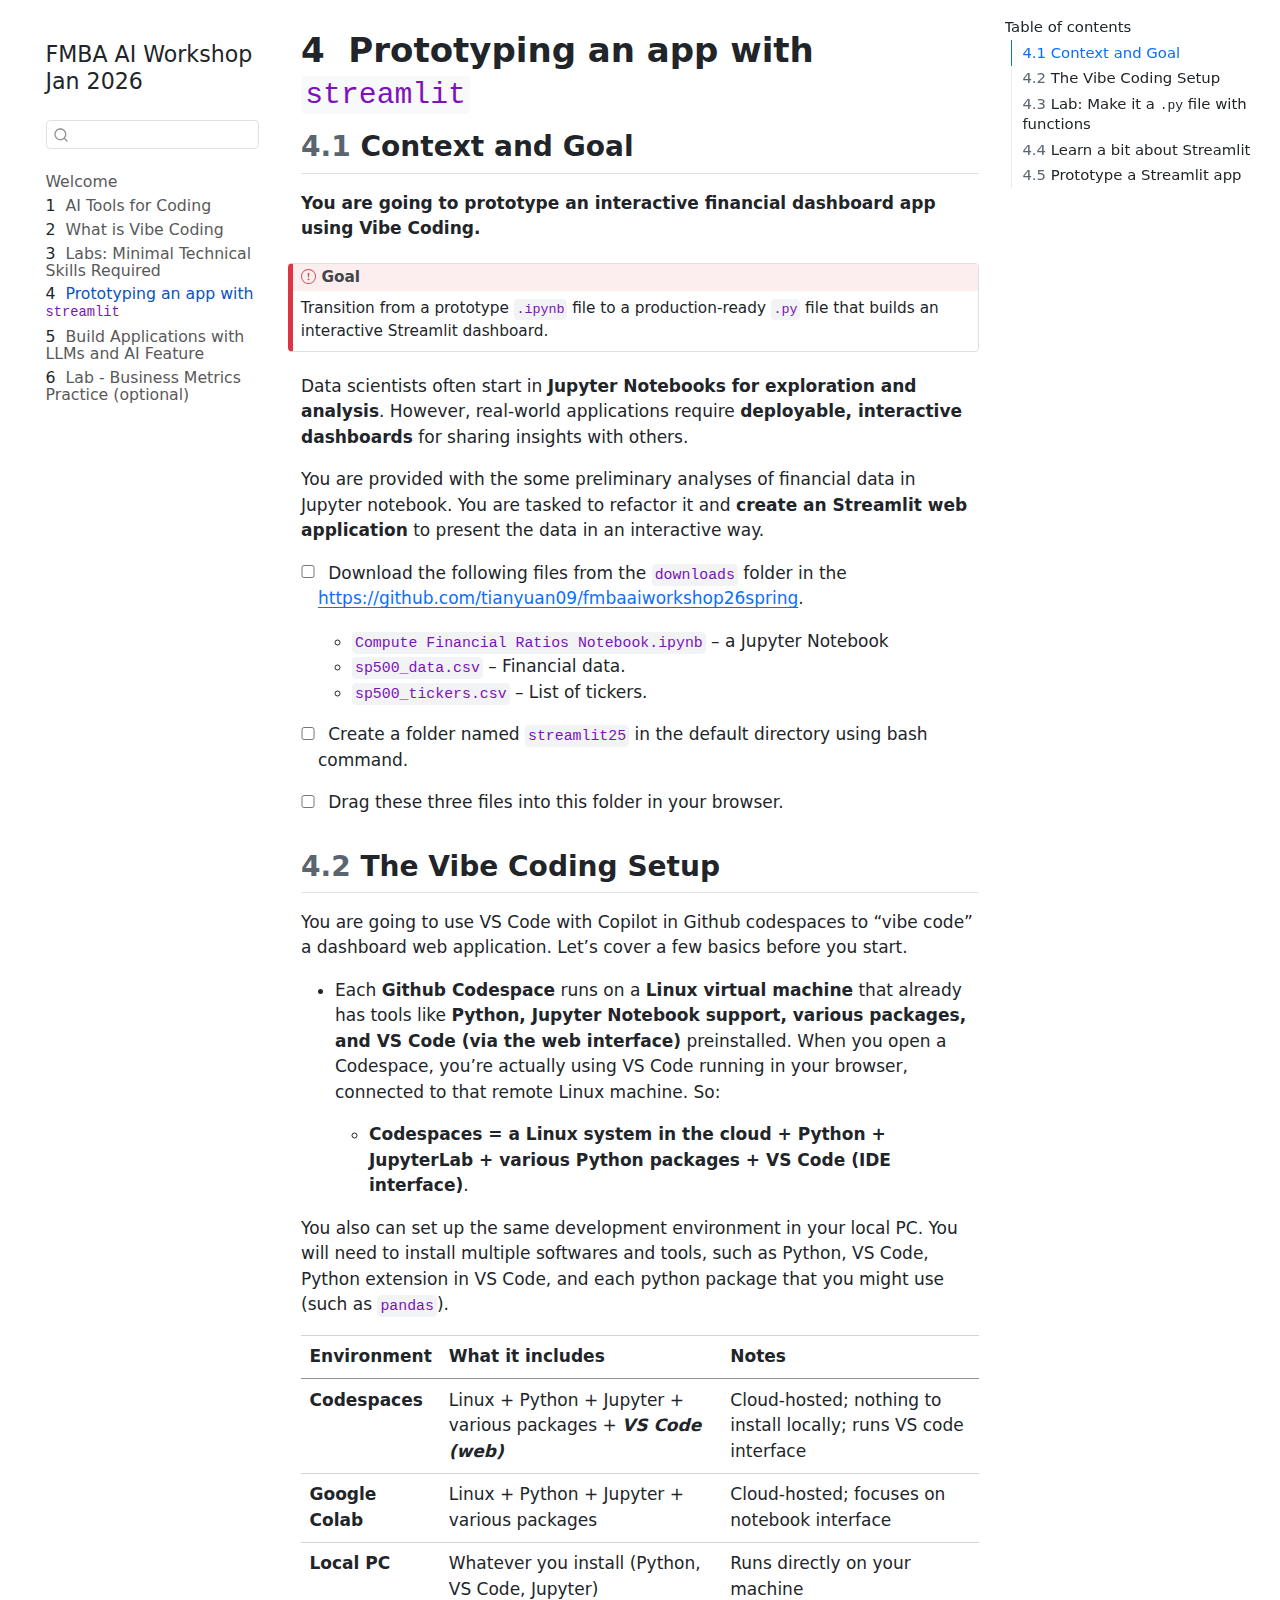
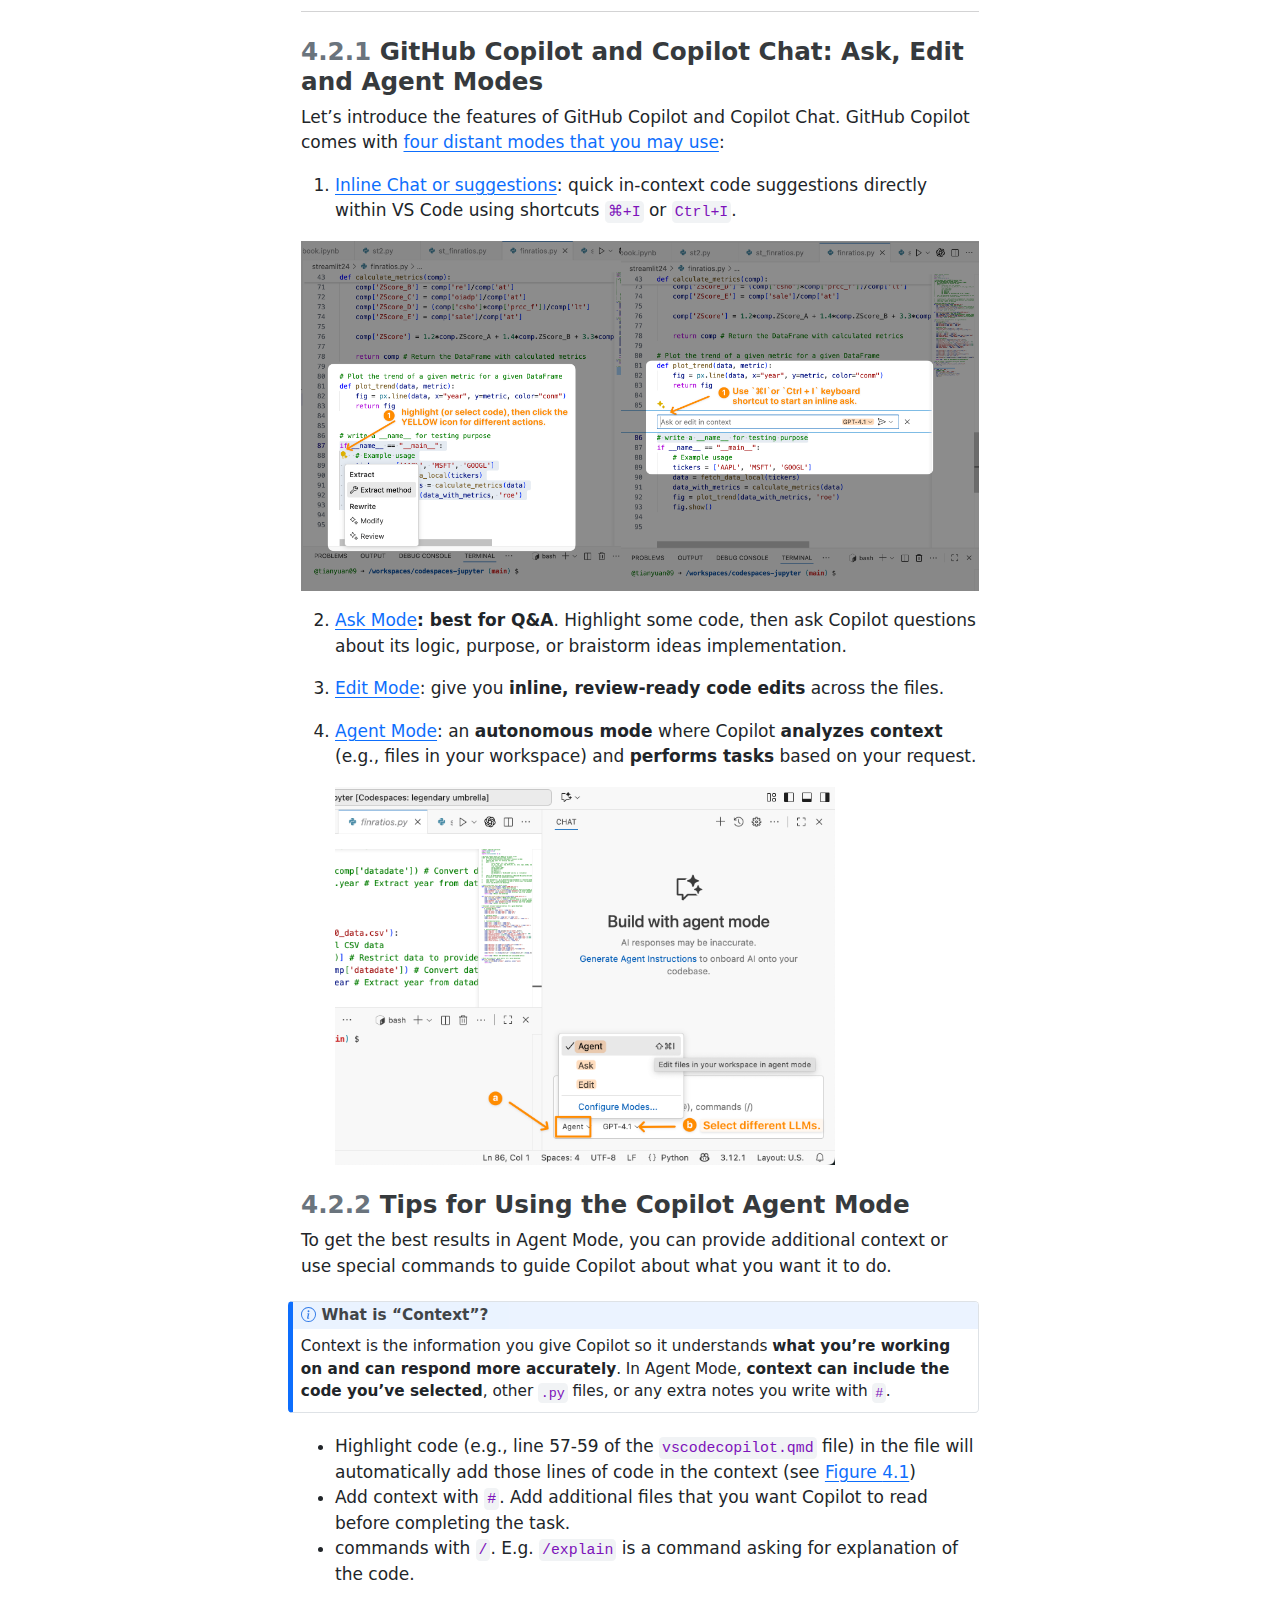
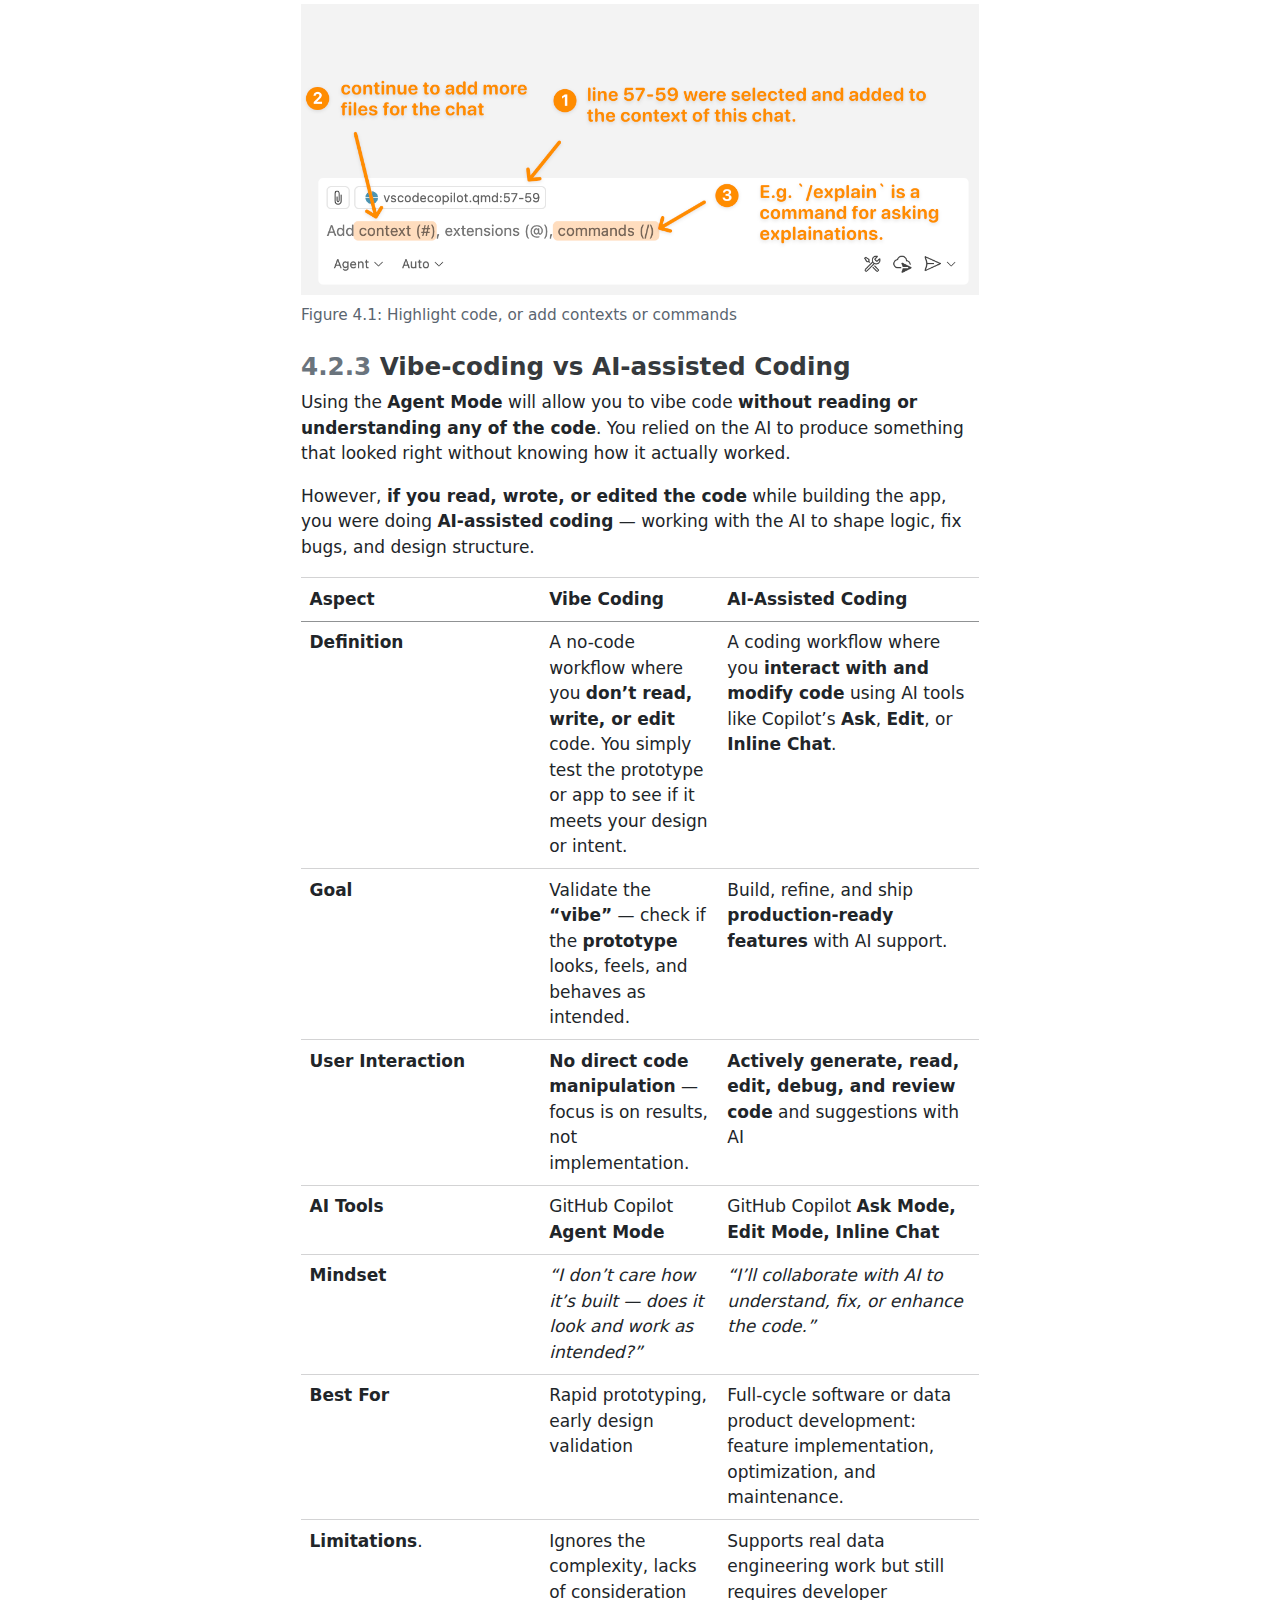
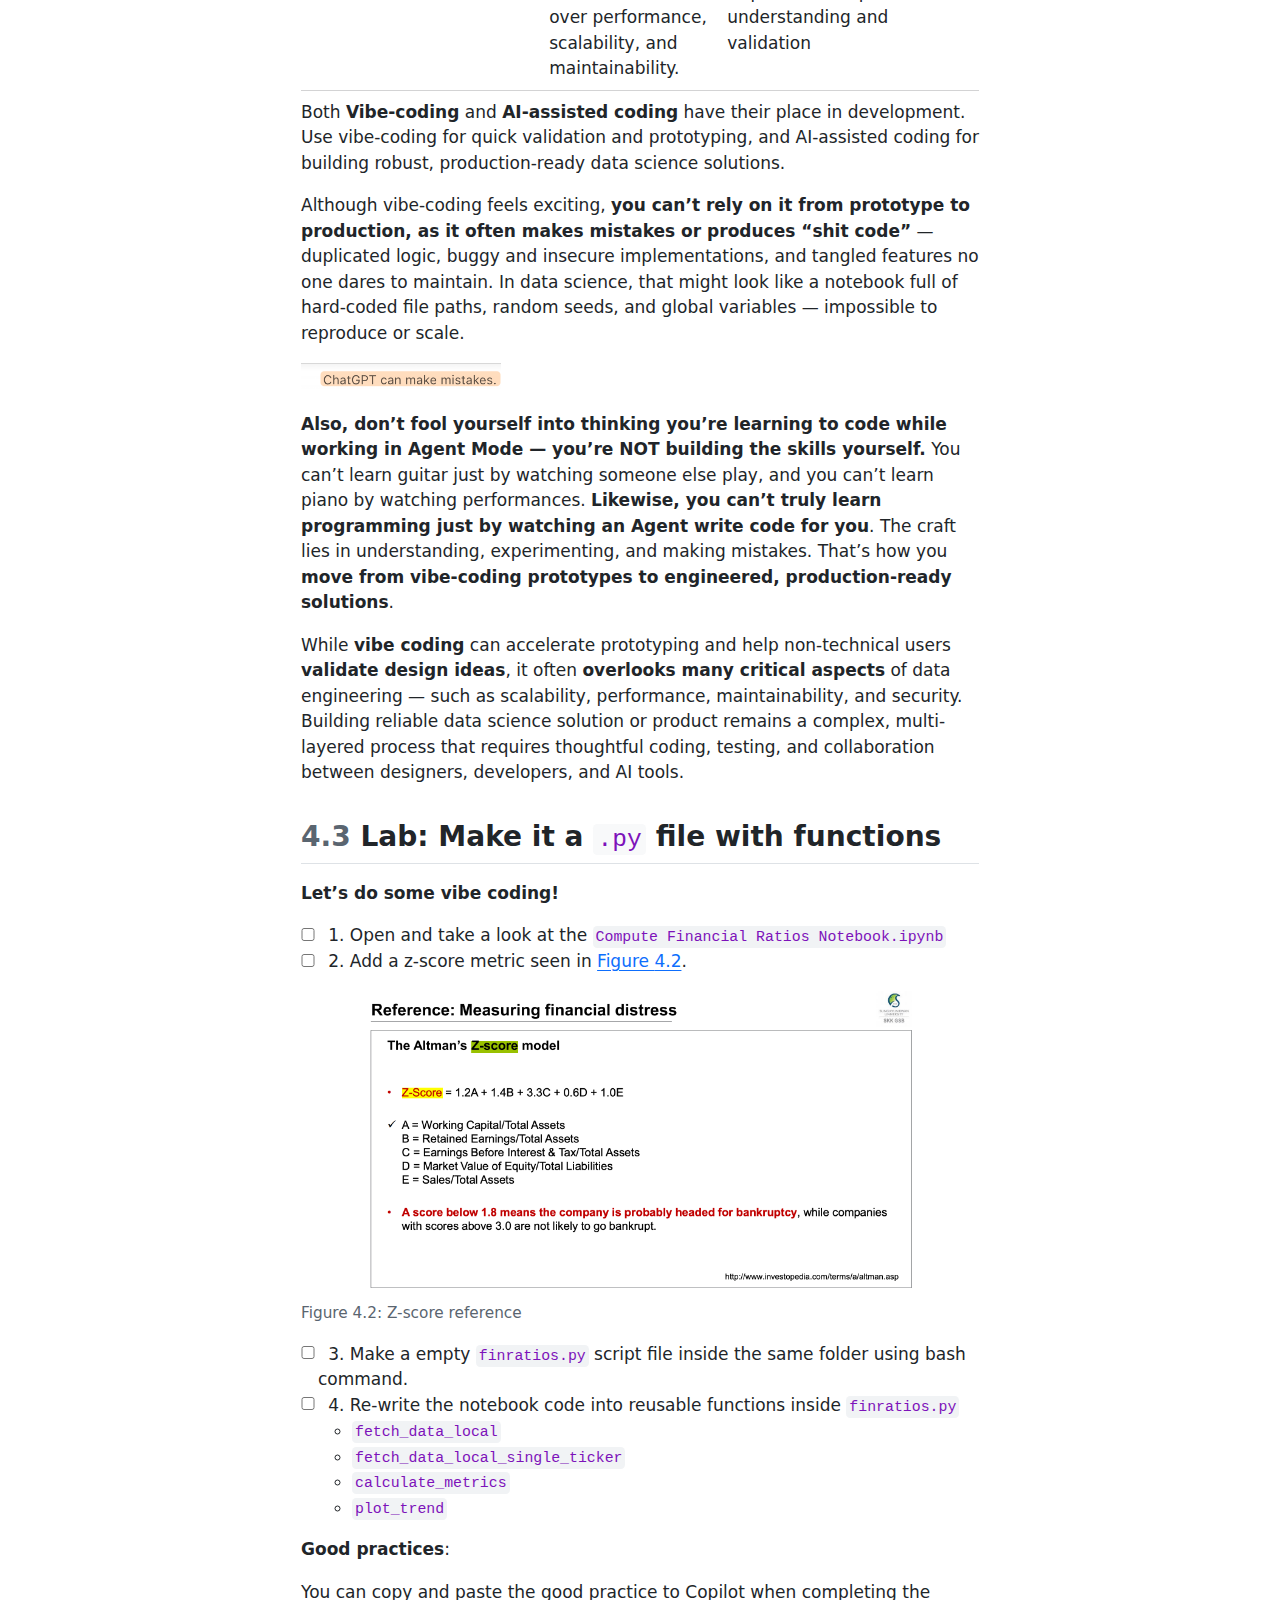
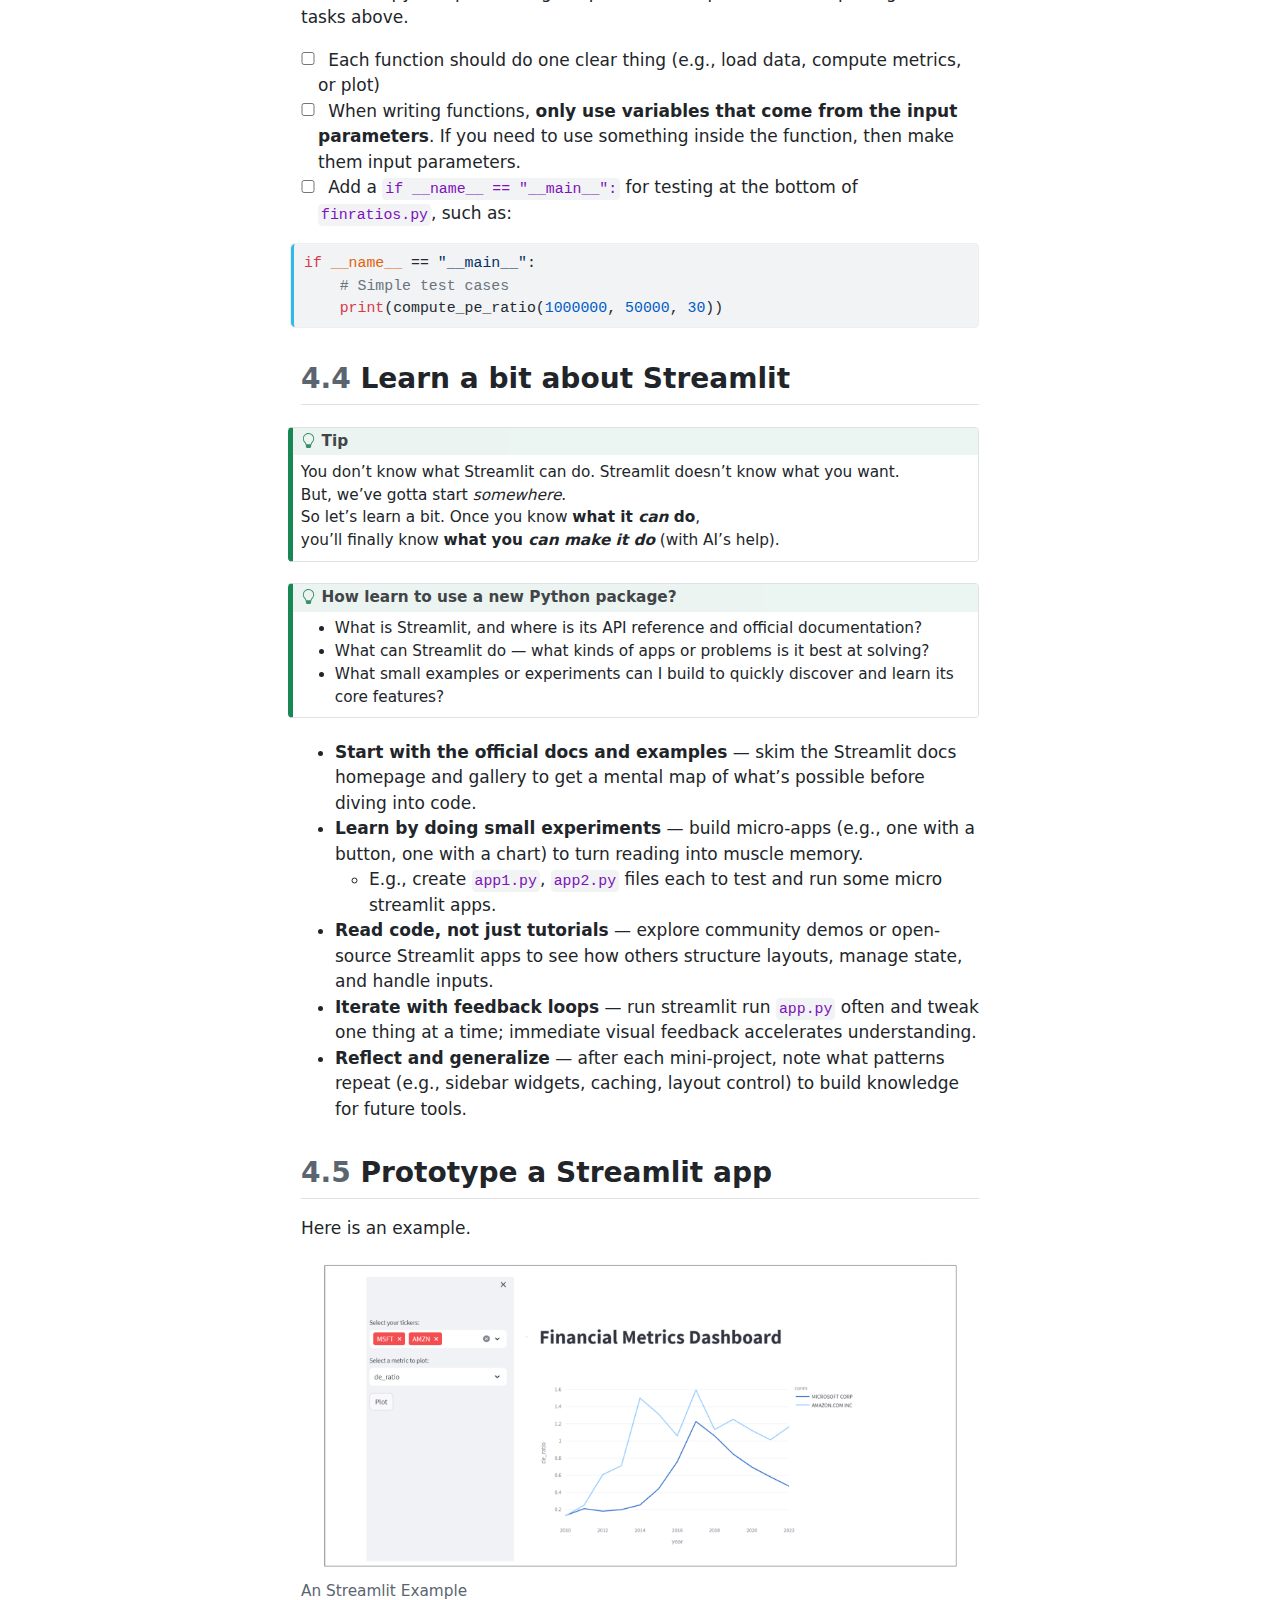
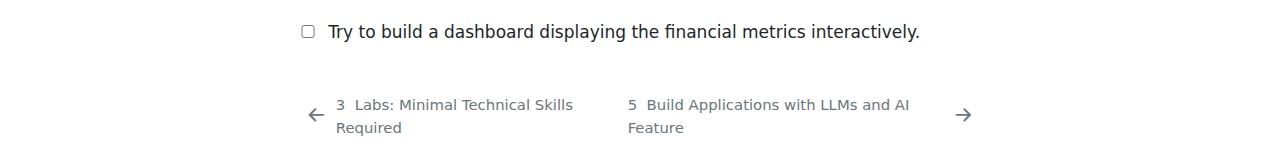
<file: docs/chapter3.html>
<!DOCTYPE html>
<html xmlns="http://www.w3.org/1999/xhtml" lang="en" xml:lang="en"><head>

<meta charset="utf-8">
<meta name="generator" content="quarto-1.8.25">

<meta name="viewport" content="width=device-width, initial-scale=1.0, user-scalable=yes">


<title>4&nbsp; Prototyping an app with streamlit – FMBA AI Workshop Jan 2026</title>
<style>
code{white-space: pre-wrap;}
span.smallcaps{font-variant: small-caps;}
div.columns{display: flex; gap: min(4vw, 1.5em);}
div.column{flex: auto; overflow-x: auto;}
div.hanging-indent{margin-left: 1.5em; text-indent: -1.5em;}
ul.task-list{list-style: none;}
ul.task-list li input[type="checkbox"] {
  width: 0.8em;
  margin: 0 0.8em 0.2em -1em; /* quarto-specific, see https://github.com/quarto-dev/quarto-cli/issues/4556 */ 
  vertical-align: middle;
}
/* CSS for syntax highlighting */
html { -webkit-text-size-adjust: 100%; }
pre > code.sourceCode { white-space: pre; position: relative; }
pre > code.sourceCode > span { display: inline-block; line-height: 1.25; }
pre > code.sourceCode > span:empty { height: 1.2em; }
.sourceCode { overflow: visible; }
code.sourceCode > span { color: inherit; text-decoration: inherit; }
div.sourceCode { margin: 1em 0; }
pre.sourceCode { margin: 0; }
@media screen {
div.sourceCode { overflow: auto; }
}
@media print {
pre > code.sourceCode { white-space: pre-wrap; }
pre > code.sourceCode > span { text-indent: -5em; padding-left: 5em; }
}
pre.numberSource code
  { counter-reset: source-line 0; }
pre.numberSource code > span
  { position: relative; left: -4em; counter-increment: source-line; }
pre.numberSource code > span > a:first-child::before
  { content: counter(source-line);
    position: relative; left: -1em; text-align: right; vertical-align: baseline;
    border: none; display: inline-block;
    -webkit-touch-callout: none; -webkit-user-select: none;
    -khtml-user-select: none; -moz-user-select: none;
    -ms-user-select: none; user-select: none;
    padding: 0 4px; width: 4em;
  }
pre.numberSource { margin-left: 3em;  padding-left: 4px; }
div.sourceCode
  {   }
@media screen {
pre > code.sourceCode > span > a:first-child::before { text-decoration: underline; }
}
</style>


<script src="site_libs/quarto-nav/quarto-nav.js"></script>
<script src="site_libs/quarto-nav/headroom.min.js"></script>
<script src="site_libs/clipboard/clipboard.min.js"></script>
<script src="site_libs/quarto-search/autocomplete.umd.js"></script>
<script src="site_libs/quarto-search/fuse.min.js"></script>
<script src="site_libs/quarto-search/quarto-search.js"></script>
<meta name="quarto:offset" content="./">
<link href="./chapter4.html" rel="next">
<link href="./chapter2.html" rel="prev">
<script src="site_libs/quarto-html/quarto.js" type="module"></script>
<script src="site_libs/quarto-html/tabsets/tabsets.js" type="module"></script>
<script src="site_libs/quarto-html/axe/axe-check.js" type="module"></script>
<script src="site_libs/quarto-html/popper.min.js"></script>
<script src="site_libs/quarto-html/tippy.umd.min.js"></script>
<script src="site_libs/quarto-html/anchor.min.js"></script>
<link href="site_libs/quarto-html/tippy.css" rel="stylesheet">
<link href="site_libs/quarto-html/quarto-syntax-highlighting-065a5179aebd64318d7ea99d77b64a9e.css" rel="stylesheet" id="quarto-text-highlighting-styles">
<script src="site_libs/bootstrap/bootstrap.min.js"></script>
<link href="site_libs/bootstrap/bootstrap-icons.css" rel="stylesheet">
<link href="site_libs/bootstrap/bootstrap-389dc5fa432510b2a365d7aa80defd6f.min.css" rel="stylesheet" append-hash="true" id="quarto-bootstrap" data-mode="light">
<script id="quarto-search-options" type="application/json">{
  "location": "sidebar",
  "copy-button": false,
  "collapse-after": 3,
  "panel-placement": "start",
  "type": "textbox",
  "limit": 50,
  "keyboard-shortcut": [
    "f",
    "/",
    "s"
  ],
  "show-item-context": false,
  "language": {
    "search-no-results-text": "No results",
    "search-matching-documents-text": "matching documents",
    "search-copy-link-title": "Copy link to search",
    "search-hide-matches-text": "Hide additional matches",
    "search-more-match-text": "more match in this document",
    "search-more-matches-text": "more matches in this document",
    "search-clear-button-title": "Clear",
    "search-text-placeholder": "",
    "search-detached-cancel-button-title": "Cancel",
    "search-submit-button-title": "Submit",
    "search-label": "Search"
  }
}</script>


</head>

<body class="nav-sidebar floating quarto-light">

<div id="quarto-search-results"></div>
  <header id="quarto-header" class="headroom fixed-top">
  <nav class="quarto-secondary-nav">
    <div class="container-fluid d-flex">
      <button type="button" class="quarto-btn-toggle btn" data-bs-toggle="collapse" role="button" data-bs-target=".quarto-sidebar-collapse-item" aria-controls="quarto-sidebar" aria-expanded="false" aria-label="Toggle sidebar navigation" onclick="if (window.quartoToggleHeadroom) { window.quartoToggleHeadroom(); }">
        <i class="bi bi-layout-text-sidebar-reverse"></i>
      </button>
        <nav class="quarto-page-breadcrumbs" aria-label="breadcrumb"><ol class="breadcrumb"><li class="breadcrumb-item"><a href="./chapter3.html"><span class="chapter-number">4</span>&nbsp; <span class="chapter-title">Prototyping an app with <code>streamlit</code></span></a></li></ol></nav>
        <a class="flex-grow-1" role="navigation" data-bs-toggle="collapse" data-bs-target=".quarto-sidebar-collapse-item" aria-controls="quarto-sidebar" aria-expanded="false" aria-label="Toggle sidebar navigation" onclick="if (window.quartoToggleHeadroom) { window.quartoToggleHeadroom(); }">      
        </a>
      <button type="button" class="btn quarto-search-button" aria-label="Search" onclick="window.quartoOpenSearch();">
        <i class="bi bi-search"></i>
      </button>
    </div>
  </nav>
</header>
<!-- content -->
<div id="quarto-content" class="quarto-container page-columns page-rows-contents page-layout-article">
<!-- sidebar -->
  <nav id="quarto-sidebar" class="sidebar collapse collapse-horizontal quarto-sidebar-collapse-item sidebar-navigation floating overflow-auto">
    <div class="pt-lg-2 mt-2 text-left sidebar-header sidebar-header-stacked">
      <a href="./index.html" class="sidebar-logo-link">
      </a>
    <div class="sidebar-title mb-0 py-0">
      <a href="./">FMBA AI Workshop Jan 2026</a> 
    </div>
      </div>
        <div class="mt-2 flex-shrink-0 align-items-center">
        <div class="sidebar-search">
        <div id="quarto-search" class="" title="Search"></div>
        </div>
        </div>
    <div class="sidebar-menu-container"> 
    <ul class="list-unstyled mt-1">
        <li class="sidebar-item">
  <div class="sidebar-item-container"> 
  <a href="./index.html" class="sidebar-item-text sidebar-link">
 <span class="menu-text">Welcome</span></a>
  </div>
</li>
        <li class="sidebar-item">
  <div class="sidebar-item-container"> 
  <a href="./chapter0.html" class="sidebar-item-text sidebar-link">
 <span class="menu-text"><span class="chapter-number">1</span>&nbsp; <span class="chapter-title">AI Tools for Coding</span></span></a>
  </div>
</li>
        <li class="sidebar-item">
  <div class="sidebar-item-container"> 
  <a href="./chapter1.html" class="sidebar-item-text sidebar-link">
 <span class="menu-text"><span class="chapter-number">2</span>&nbsp; <span class="chapter-title">What is Vibe Coding</span></span></a>
  </div>
</li>
        <li class="sidebar-item">
  <div class="sidebar-item-container"> 
  <a href="./chapter2.html" class="sidebar-item-text sidebar-link">
 <span class="menu-text"><span class="chapter-number">3</span>&nbsp; <span class="chapter-title">Labs: Minimal Technical Skills Required</span></span></a>
  </div>
</li>
        <li class="sidebar-item">
  <div class="sidebar-item-container"> 
  <a href="./chapter3.html" class="sidebar-item-text sidebar-link active">
 <span class="menu-text"><span class="chapter-number">4</span>&nbsp; <span class="chapter-title">Prototyping an app with <code>streamlit</code></span></span></a>
  </div>
</li>
        <li class="sidebar-item">
  <div class="sidebar-item-container"> 
  <a href="./chapter4.html" class="sidebar-item-text sidebar-link">
 <span class="menu-text"><span class="chapter-number">5</span>&nbsp; <span class="chapter-title">Build Applications with LLMs and AI Feature</span></span></a>
  </div>
</li>
        <li class="sidebar-item">
  <div class="sidebar-item-container"> 
  <a href="./chapter5.html" class="sidebar-item-text sidebar-link">
 <span class="menu-text"><span class="chapter-number">6</span>&nbsp; <span class="chapter-title">Lab - Business Metrics Practice (optional)</span></span></a>
  </div>
</li>
    </ul>
    </div>
</nav>
<div id="quarto-sidebar-glass" class="quarto-sidebar-collapse-item" data-bs-toggle="collapse" data-bs-target=".quarto-sidebar-collapse-item"></div>
<!-- margin-sidebar -->
    <div id="quarto-margin-sidebar" class="sidebar margin-sidebar">
        <nav id="TOC" role="doc-toc" class="toc-active">
    <h2 id="toc-title">Table of contents</h2>
   
  <ul>
  <li><a href="#context-and-goal" id="toc-context-and-goal" class="nav-link active" data-scroll-target="#context-and-goal"><span class="header-section-number">4.1</span> Context and Goal</a></li>
  <li><a href="#the-vibe-coding-setup" id="toc-the-vibe-coding-setup" class="nav-link" data-scroll-target="#the-vibe-coding-setup"><span class="header-section-number">4.2</span> The Vibe Coding Setup</a>
  <ul class="collapse">
  <li><a href="#github-copilot-and-copilot-chat-ask-edit-and-agent-modes" id="toc-github-copilot-and-copilot-chat-ask-edit-and-agent-modes" class="nav-link" data-scroll-target="#github-copilot-and-copilot-chat-ask-edit-and-agent-modes"><span class="header-section-number">4.2.1</span> GitHub Copilot and Copilot Chat: Ask, Edit and Agent Modes</a></li>
  <li><a href="#tips-for-using-the-copilot-agent-mode" id="toc-tips-for-using-the-copilot-agent-mode" class="nav-link" data-scroll-target="#tips-for-using-the-copilot-agent-mode"><span class="header-section-number">4.2.2</span> Tips for Using the Copilot Agent Mode</a></li>
  <li><a href="#vibe-coding-vs-ai-assisted-coding" id="toc-vibe-coding-vs-ai-assisted-coding" class="nav-link" data-scroll-target="#vibe-coding-vs-ai-assisted-coding"><span class="header-section-number">4.2.3</span> Vibe-coding vs AI-assisted Coding</a></li>
  </ul></li>
  <li><a href="#lab-make-it-a-.py-file-with-functions" id="toc-lab-make-it-a-.py-file-with-functions" class="nav-link" data-scroll-target="#lab-make-it-a-.py-file-with-functions"><span class="header-section-number">4.3</span> Lab: Make it a <code>.py</code> file with functions</a></li>
  <li><a href="#learn-a-bit-about-streamlit" id="toc-learn-a-bit-about-streamlit" class="nav-link" data-scroll-target="#learn-a-bit-about-streamlit"><span class="header-section-number">4.4</span> Learn a bit about Streamlit</a></li>
  <li><a href="#prototype-a-streamlit-app" id="toc-prototype-a-streamlit-app" class="nav-link" data-scroll-target="#prototype-a-streamlit-app"><span class="header-section-number">4.5</span> Prototype a Streamlit app</a></li>
  </ul>
</nav>
    </div>
<!-- main -->
<main class="content" id="quarto-document-content">

<header id="title-block-header" class="quarto-title-block default">
<div class="quarto-title">
<h1 class="title"><span class="chapter-number">4</span>&nbsp; <span class="chapter-title">Prototyping an app with <code>streamlit</code></span></h1>
</div>



<div class="quarto-title-meta">

    
  
    
  </div>
  


</header>


<section id="context-and-goal" class="level2" data-number="4.1">
<h2 data-number="4.1" class="anchored" data-anchor-id="context-and-goal"><span class="header-section-number">4.1</span> Context and Goal</h2>
<p><strong>You are going to prototype an interactive financial dashboard app using Vibe Coding.</strong></p>
<div class="callout callout-style-default callout-important callout-titled">
<div class="callout-header d-flex align-content-center">
<div class="callout-icon-container">
<i class="callout-icon"></i>
</div>
<div class="callout-title-container flex-fill">
<span class="screen-reader-only">Important</span>Goal
</div>
</div>
<div class="callout-body-container callout-body">
<p>Transition from a prototype <code>.ipynb</code> file to a production-ready <code>.py</code> file that builds an interactive Streamlit dashboard.</p>
</div>
</div>
<p>Data scientists often start in <strong>Jupyter Notebooks for exploration and analysis</strong>. However, real-world applications require <strong>deployable, interactive dashboards</strong> for sharing insights with others.</p>
<p>You are provided with the some preliminary analyses of financial data in Jupyter notebook. You are tasked to refactor it and <strong>create an Streamlit web application</strong> to present the data in an interactive way.</p>
<ul class="task-list">
<li><p><label><input type="checkbox">Download the following files from the <code>downloads</code> folder in the <a href="https://github.com/tianyuan09/fmbaaiworkshop26spring" class="uri">https://github.com/tianyuan09/fmbaaiworkshop26spring</a>.</label></p>
<ul>
<li><code>Compute Financial Ratios Notebook.ipynb</code> – a Jupyter Notebook</li>
<li><code>sp500_data.csv</code> – Financial data.</li>
<li><code>sp500_tickers.csv</code> – List of tickers.</li>
</ul></li>
<li><p><label><input type="checkbox">Create a folder named <code>streamlit25</code> in the default directory using bash command.</label></p></li>
<li><p><label><input type="checkbox">Drag these three files into this folder in your browser.</label></p></li>
</ul>
</section>
<section id="the-vibe-coding-setup" class="level2" data-number="4.2">
<h2 data-number="4.2" class="anchored" data-anchor-id="the-vibe-coding-setup"><span class="header-section-number">4.2</span> The Vibe Coding Setup</h2>
<p>You are going to use VS Code with Copilot in Github codespaces to “vibe code” a dashboard web application. Let’s cover a few basics before you start.</p>
<ul>
<li><p>Each <strong>Github Codespace</strong> runs on a <strong>Linux virtual machine</strong> that already has tools like <strong>Python, Jupyter Notebook support, various packages, and VS Code (via the web interface)</strong> preinstalled. When you open a Codespace, you’re actually using VS Code running in your browser, connected to that remote Linux machine. So:</p>
<ul>
<li><strong>Codespaces = a Linux system in the cloud + Python + JupyterLab + various Python packages + VS Code (IDE interface)</strong>.</li>
</ul></li>
</ul>
<p>You also can set up the same development environment in your local PC. You will need to install multiple softwares and tools, such as Python, VS Code, Python extension in VS Code, and each python package that you might use (such as <code>pandas</code>).</p>
<table class="caption-top table">
<colgroup>
<col style="width: 13%">
<col style="width: 45%">
<col style="width: 41%">
</colgroup>
<thead>
<tr class="header">
<th>Environment</th>
<th>What it includes</th>
<th>Notes</th>
</tr>
</thead>
<tbody>
<tr class="odd">
<td><strong>Codespaces</strong></td>
<td>Linux + Python + Jupyter + various packages + <strong><em>VS Code (web)</em></strong></td>
<td>Cloud-hosted; nothing to install locally; runs VS code interface</td>
</tr>
<tr class="even">
<td><strong>Google Colab</strong></td>
<td>Linux + Python + Jupyter + various packages</td>
<td>Cloud-hosted; focuses on notebook interface</td>
</tr>
<tr class="odd">
<td><strong>Local PC</strong></td>
<td>Whatever you install (Python, VS Code, Jupyter)</td>
<td>Runs directly on your machine</td>
</tr>
</tbody>
</table>
<section id="github-copilot-and-copilot-chat-ask-edit-and-agent-modes" class="level3" data-number="4.2.1">
<h3 data-number="4.2.1" class="anchored" data-anchor-id="github-copilot-and-copilot-chat-ask-edit-and-agent-modes"><span class="header-section-number">4.2.1</span> GitHub Copilot and Copilot Chat: Ask, Edit and Agent Modes</h3>
<p>Let’s introduce the features of GitHub Copilot and Copilot Chat. GitHub Copilot comes with <a href="https://github.blog/ai-and-ml/github-copilot/copilot-ask-edit-and-agent-modes-what-they-do-and-when-to-use-them/">four distant modes that you may use</a>:</p>
<ol type="1">
<li><a href="https://code.visualstudio.com/docs/copilot/chat/inline-chat">Inline Chat or suggestions</a>: quick in-context code suggestions directly within VS Code using shortcuts <code>⌘+I</code> or <code>Ctrl+I</code>.</li>
</ol>
<p><img src="images/inlinemodeall.png" class="img-fluid"></p>
<ol start="2" type="1">
<li><p><strong><a href="https://code.visualstudio.com/docs/copilot/chat/chat-ask-mode">Ask Mode</a>: best for Q&amp;A</strong>. Highlight some code, then ask Copilot questions about its logic, purpose, or braistorm ideas implementation.</p></li>
<li><p><strong><a href="https://code.visualstudio.com/docs/copilot/chat/copilot-edits">Edit Mode</a></strong>: give you <strong>inline, review-ready code edits</strong> across the files.</p></li>
<li><p><a href="https://code.visualstudio.com/docs/copilot/chat/chat-agent-mode#_use-agent-mode">Agent Mode</a>: an <strong>autonomous mode</strong> where Copilot <strong>analyzes context</strong> (e.g., files in your workspace) and <strong>performs tasks</strong> based on your request.</p>
<p><img src="images/chatmodes.png" class="img-fluid" width="500"></p></li>
</ol>
</section>
<section id="tips-for-using-the-copilot-agent-mode" class="level3" data-number="4.2.2">
<h3 data-number="4.2.2" class="anchored" data-anchor-id="tips-for-using-the-copilot-agent-mode"><span class="header-section-number">4.2.2</span> Tips for Using the Copilot Agent Mode</h3>
<p>To get the best results in Agent Mode, you can provide additional context or use special commands to guide Copilot about what you want it to do.</p>
<div class="callout callout-style-default callout-note callout-titled">
<div class="callout-header d-flex align-content-center">
<div class="callout-icon-container">
<i class="callout-icon"></i>
</div>
<div class="callout-title-container flex-fill">
<span class="screen-reader-only">Note</span>What is “Context”?
</div>
</div>
<div class="callout-body-container callout-body">
<p>Context is the information you give Copilot so it understands <strong>what you’re working on and can respond more accurately</strong>. In Agent Mode, <strong>context can include the code you’ve selected</strong>, other <code>.py</code> files, or any extra notes you write with <code>#</code>.</p>
</div>
</div>
<ul>
<li>Highlight code (e.g., line 57-59 of the <code>vscodecopilot.qmd</code> file) in the file will automatically add those lines of code in the context (see <a href="#fig-agent-mode" class="quarto-xref">Figure&nbsp;<span>4.1</span></a>)</li>
<li>Add context with <code>#</code>. Add additional files that you want Copilot to read before completing the task.</li>
<li>commands with <code>/</code>. E.g. <code>/explain</code> is a command asking for explanation of the code.</li>
</ul>
<div id="fig-agent-mode" class="quarto-float quarto-figure quarto-figure-center anchored">
<figure class="quarto-float quarto-float-fig figure">
<div aria-describedby="fig-agent-mode-caption-0ceaefa1-69ba-4598-a22c-09a6ac19f8ca">
<img src="images/agentmodetip2.png" class="img-fluid figure-img">
</div>
<figcaption class="quarto-float-caption-bottom quarto-float-caption quarto-float-fig" id="fig-agent-mode-caption-0ceaefa1-69ba-4598-a22c-09a6ac19f8ca">
Figure&nbsp;4.1: Highlight code, or add contexts or commands
</figcaption>
</figure>
</div>
</section>
<section id="vibe-coding-vs-ai-assisted-coding" class="level3" data-number="4.2.3">
<h3 data-number="4.2.3" class="anchored" data-anchor-id="vibe-coding-vs-ai-assisted-coding"><span class="header-section-number">4.2.3</span> Vibe-coding vs AI-assisted Coding</h3>
<p>Using the <strong>Agent Mode</strong> will allow you to vibe code <strong>without reading or understanding any of the code</strong>. You relied on the AI to produce something that looked right without knowing how it actually worked.</p>
<p>However, <strong>if you read, wrote, or edited the code</strong> while building the app, you were doing <strong>AI-assisted coding</strong> — working with the AI to shape logic, fix bugs, and design structure.</p>
<table class="caption-top table">
<colgroup>
<col style="width: 35%">
<col style="width: 26%">
<col style="width: 38%">
</colgroup>
<thead>
<tr class="header">
<th>Aspect</th>
<th><strong>Vibe Coding</strong></th>
<th><strong>AI-Assisted Coding</strong></th>
</tr>
</thead>
<tbody>
<tr class="odd">
<td><strong>Definition</strong></td>
<td>A no-code workflow where you <strong>don’t read, write, or edit</strong> code. You simply test the prototype or app to see if it meets your design or intent.</td>
<td>A coding workflow where you <strong>interact with and modify code</strong> using AI tools like Copilot’s <strong>Ask</strong>, <strong>Edit</strong>, or <strong>Inline Chat</strong>.</td>
</tr>
<tr class="even">
<td><strong>Goal</strong></td>
<td>Validate the <strong>“vibe”</strong> — check if the <strong>prototype</strong> looks, feels, and behaves as intended.</td>
<td>Build, refine, and ship <strong>production-ready features</strong> with AI support.</td>
</tr>
<tr class="odd">
<td><strong>User Interaction</strong></td>
<td><strong>No direct code manipulation</strong> — focus is on results, not implementation.</td>
<td><strong>Actively generate, read, edit, debug, and review code</strong> and suggestions with AI</td>
</tr>
<tr class="even">
<td><strong>AI Tools</strong></td>
<td>GitHub Copilot <strong>Agent Mode</strong></td>
<td>GitHub Copilot <strong>Ask Mode, Edit Mode, Inline Chat</strong></td>
</tr>
<tr class="odd">
<td><strong>Mindset</strong></td>
<td><em>“I don’t care how it’s built — does it look and work as intended?”</em></td>
<td><em>“I’ll collaborate with AI to understand, fix, or enhance the code.”</em></td>
</tr>
<tr class="even">
<td><strong>Best For</strong></td>
<td>Rapid prototyping, early design validation</td>
<td>Full-cycle software or data product development: feature implementation, optimization, and maintenance.</td>
</tr>
<tr class="odd">
<td><strong>Limitations</strong>.</td>
<td>Ignores the complexity, lacks of consideration over performance, scalability, and maintainability.</td>
<td>Supports real data engineering work but still requires developer understanding and validation</td>
</tr>
</tbody>
</table>
<p>Both <strong>Vibe-coding</strong> and <strong>AI-assisted coding</strong> have their place in development. Use vibe-coding for quick validation and prototyping, and AI-assisted coding for building robust, production-ready data science solutions.</p>
<p>Although vibe-coding feels exciting, <strong>you can’t rely on it from prototype to production, as it often makes mistakes or produces “shit code”</strong> — duplicated logic, buggy and insecure implementations, and tangled features no one dares to maintain. In data science, that might look like a notebook full of hard-coded file paths, random seeds, and global variables — impossible to reproduce or scale.</p>
<p><img src="images/mistakes.png" class="img-fluid" width="200"></p>
<p><strong>Also, don’t fool yourself into thinking you’re learning to code while working in Agent Mode — you’re NOT building the skills yourself.</strong> You can’t learn guitar just by watching someone else play, and you can’t learn piano by watching performances. <strong>Likewise, you can’t truly learn programming just by watching an Agent write code for you</strong>. The craft lies in understanding, experimenting, and making mistakes. That’s how you <strong>move from vibe-coding prototypes to engineered, production-ready solutions</strong>.</p>
<p>While <strong>vibe coding</strong> can accelerate prototyping and help non-technical users <strong>validate design ideas</strong>, it often <strong>overlooks many critical aspects</strong> of data engineering — such as scalability, performance, maintainability, and security. Building reliable data science solution or product remains a complex, multi-layered process that requires thoughtful coding, testing, and collaboration between designers, developers, and AI tools.</p>
</section>
</section>
<section id="lab-make-it-a-.py-file-with-functions" class="level2" data-number="4.3">
<h2 data-number="4.3" class="anchored" data-anchor-id="lab-make-it-a-.py-file-with-functions"><span class="header-section-number">4.3</span> Lab: Make it a <code>.py</code> file with functions</h2>
<p><strong>Let’s do some vibe coding!</strong></p>
<ul class="task-list">
<li><label><input type="checkbox">1. Open and take a look at the <code>Compute Financial Ratios Notebook.ipynb</code></label></li>
<li><label><input type="checkbox">2. Add a z-score metric seen in <a href="#fig-z-score" class="quarto-xref">Figure&nbsp;<span>4.2</span></a>.</label></li>
</ul>
<div id="fig-z-score" class="quarto-float quarto-figure quarto-figure-center anchored">
<figure class="quarto-float quarto-float-fig figure">
<div aria-describedby="fig-z-score-caption-0ceaefa1-69ba-4598-a22c-09a6ac19f8ca">
<img src="images/z-score.png" class="img-fluid figure-img" width="550">
</div>
<figcaption class="quarto-float-caption-bottom quarto-float-caption quarto-float-fig" id="fig-z-score-caption-0ceaefa1-69ba-4598-a22c-09a6ac19f8ca">
Figure&nbsp;4.2: Z-score reference
</figcaption>
</figure>
</div>
<ul class="task-list">
<li><label><input type="checkbox">3. Make a empty <code>finratios.py</code> script file inside the same folder using bash command.</label></li>
<li><label><input type="checkbox">4. Re-write the notebook code into reusable functions inside <code>finratios.py</code></label>
<ul>
<li><code>fetch_data_local</code></li>
<li><code>fetch_data_local_single_ticker</code></li>
<li><code>calculate_metrics</code></li>
<li><code>plot_trend</code></li>
</ul></li>
</ul>
<p><strong>Good practices</strong>:</p>
<p>You can copy and paste the good practice to Copilot when completing the tasks above.</p>
<ul class="task-list">
<li><label><input type="checkbox">Each function should do one clear thing (e.g., load data, compute metrics, or plot)</label></li>
<li><label><input type="checkbox">When writing functions, <strong>only use variables that come from the input parameters</strong>. If you need to use something inside the function, then make them input parameters.</label></li>
<li><label><input type="checkbox">Add a <code>if __name__ == "__main__":</code> for testing at the bottom of <code>finratios.py</code>, such as:</label></li>
</ul>
<div class="code-copy-outer-scaffold"><div class="sourceCode" id="cb1"><pre class="sourceCode python code-with-copy"><code class="sourceCode python"><span id="cb1-1"><a href="#cb1-1" aria-hidden="true" tabindex="-1"></a><span class="cf">if</span> <span class="va">__name__</span> <span class="op">==</span> <span class="st">"__main__"</span>:</span>
<span id="cb1-2"><a href="#cb1-2" aria-hidden="true" tabindex="-1"></a>    <span class="co"># Simple test cases</span></span>
<span id="cb1-3"><a href="#cb1-3" aria-hidden="true" tabindex="-1"></a>    <span class="bu">print</span>(compute_pe_ratio(<span class="dv">1000000</span>, <span class="dv">50000</span>, <span class="dv">30</span>))</span></code></pre></div><button title="Copy to Clipboard" class="code-copy-button"><i class="bi"></i></button></div>
</section>
<section id="learn-a-bit-about-streamlit" class="level2" data-number="4.4">
<h2 data-number="4.4" class="anchored" data-anchor-id="learn-a-bit-about-streamlit"><span class="header-section-number">4.4</span> Learn a bit about Streamlit</h2>
<div class="callout callout-style-default callout-tip callout-titled">
<div class="callout-header d-flex align-content-center">
<div class="callout-icon-container">
<i class="callout-icon"></i>
</div>
<div class="callout-title-container flex-fill">
Tip
</div>
</div>
<div class="callout-body-container callout-body">
<p>You don’t know what Streamlit can do. Streamlit doesn’t know what you want.<br>
But, we’ve gotta start <em>somewhere</em>.<br>
So let’s learn a bit. Once you know <strong>what it <em>can</em> do</strong>,<br>
you’ll finally know <strong>what you <em>can make it do</em></strong> (with AI’s help).</p>
</div>
</div>
<div class="callout callout-style-default callout-tip callout-titled">
<div class="callout-header d-flex align-content-center">
<div class="callout-icon-container">
<i class="callout-icon"></i>
</div>
<div class="callout-title-container flex-fill">
<span class="screen-reader-only">Tip</span>How learn to use a new Python package?
</div>
</div>
<div class="callout-body-container callout-body">
<ul>
<li>What is Streamlit, and where is its API reference and official documentation?</li>
<li>What can Streamlit do — what kinds of apps or problems is it best at solving?</li>
<li>What small examples or experiments can I build to quickly discover and learn its core features?</li>
</ul>
</div>
</div>
<ul>
<li><strong>Start with the official docs and examples</strong> — skim the Streamlit docs homepage and gallery to get a mental map of what’s possible before diving into code.</li>
<li><strong>Learn by doing small experiments</strong> — build micro-apps (e.g., one with a button, one with a chart) to turn reading into muscle memory.
<ul>
<li>E.g., create <code>app1.py</code>, <code>app2.py</code> files each to test and run some micro streamlit apps.</li>
</ul></li>
<li><strong>Read code, not just tutorials</strong> — explore community demos or open-source Streamlit apps to see how others structure layouts, manage state, and handle inputs.</li>
<li><strong>Iterate with feedback loops</strong> — run streamlit run <code>app.py</code> often and tweak one thing at a time; immediate visual feedback accelerates understanding.</li>
<li><strong>Reflect and generalize</strong> — after each mini-project, note what patterns repeat (e.g., sidebar widgets, caching, layout control) to build knowledge for future tools.</li>
</ul>
</section>
<section id="prototype-a-streamlit-app" class="level2" data-number="4.5">
<h2 data-number="4.5" class="anchored" data-anchor-id="prototype-a-streamlit-app"><span class="header-section-number">4.5</span> Prototype a Streamlit app</h2>
<p>Here is an example.</p>
<div class="quarto-figure quarto-figure-center">
<figure class="figure">
<p><img src="images/dashboard.png" class="img-fluid figure-img" width="650"></p>
<figcaption>An Streamlit Example</figcaption>
</figure>
</div>
<ul class="task-list">
<li><label><input type="checkbox">Try to build a dashboard displaying the financial metrics interactively.</label></li>
</ul>


</section>

</main> <!-- /main -->
<script id="quarto-html-after-body" type="application/javascript">
  window.document.addEventListener("DOMContentLoaded", function (event) {
    const icon = "";
    const anchorJS = new window.AnchorJS();
    anchorJS.options = {
      placement: 'right',
      icon: icon
    };
    anchorJS.add('.anchored');
    const isCodeAnnotation = (el) => {
      for (const clz of el.classList) {
        if (clz.startsWith('code-annotation-')) {                     
          return true;
        }
      }
      return false;
    }
    const onCopySuccess = function(e) {
      // button target
      const button = e.trigger;
      // don't keep focus
      button.blur();
      // flash "checked"
      button.classList.add('code-copy-button-checked');
      var currentTitle = button.getAttribute("title");
      button.setAttribute("title", "Copied!");
      let tooltip;
      if (window.bootstrap) {
        button.setAttribute("data-bs-toggle", "tooltip");
        button.setAttribute("data-bs-placement", "left");
        button.setAttribute("data-bs-title", "Copied!");
        tooltip = new bootstrap.Tooltip(button, 
          { trigger: "manual", 
            customClass: "code-copy-button-tooltip",
            offset: [0, -8]});
        tooltip.show();    
      }
      setTimeout(function() {
        if (tooltip) {
          tooltip.hide();
          button.removeAttribute("data-bs-title");
          button.removeAttribute("data-bs-toggle");
          button.removeAttribute("data-bs-placement");
        }
        button.setAttribute("title", currentTitle);
        button.classList.remove('code-copy-button-checked');
      }, 1000);
      // clear code selection
      e.clearSelection();
    }
    const getTextToCopy = function(trigger) {
      const outerScaffold = trigger.parentElement.cloneNode(true);
      const codeEl = outerScaffold.querySelector('code');
      for (const childEl of codeEl.children) {
        if (isCodeAnnotation(childEl)) {
          childEl.remove();
        }
      }
      return codeEl.innerText;
    }
    const clipboard = new window.ClipboardJS('.code-copy-button:not([data-in-quarto-modal])', {
      text: getTextToCopy
    });
    clipboard.on('success', onCopySuccess);
    if (window.document.getElementById('quarto-embedded-source-code-modal')) {
      const clipboardModal = new window.ClipboardJS('.code-copy-button[data-in-quarto-modal]', {
        text: getTextToCopy,
        container: window.document.getElementById('quarto-embedded-source-code-modal')
      });
      clipboardModal.on('success', onCopySuccess);
    }
      var localhostRegex = new RegExp(/^(?:http|https):\/\/localhost\:?[0-9]*\//);
      var mailtoRegex = new RegExp(/^mailto:/);
        var filterRegex = new RegExp('/' + window.location.host + '/');
      var isInternal = (href) => {
          return filterRegex.test(href) || localhostRegex.test(href) || mailtoRegex.test(href);
      }
      // Inspect non-navigation links and adorn them if external
     var links = window.document.querySelectorAll('a[href]:not(.nav-link):not(.navbar-brand):not(.toc-action):not(.sidebar-link):not(.sidebar-item-toggle):not(.pagination-link):not(.no-external):not([aria-hidden]):not(.dropdown-item):not(.quarto-navigation-tool):not(.about-link)');
      for (var i=0; i<links.length; i++) {
        const link = links[i];
        if (!isInternal(link.href)) {
          // undo the damage that might have been done by quarto-nav.js in the case of
          // links that we want to consider external
          if (link.dataset.originalHref !== undefined) {
            link.href = link.dataset.originalHref;
          }
        }
      }
    function tippyHover(el, contentFn, onTriggerFn, onUntriggerFn) {
      const config = {
        allowHTML: true,
        maxWidth: 500,
        delay: 100,
        arrow: false,
        appendTo: function(el) {
            return el.parentElement;
        },
        interactive: true,
        interactiveBorder: 10,
        theme: 'quarto',
        placement: 'bottom-start',
      };
      if (contentFn) {
        config.content = contentFn;
      }
      if (onTriggerFn) {
        config.onTrigger = onTriggerFn;
      }
      if (onUntriggerFn) {
        config.onUntrigger = onUntriggerFn;
      }
      window.tippy(el, config); 
    }
    const noterefs = window.document.querySelectorAll('a[role="doc-noteref"]');
    for (var i=0; i<noterefs.length; i++) {
      const ref = noterefs[i];
      tippyHover(ref, function() {
        // use id or data attribute instead here
        let href = ref.getAttribute('data-footnote-href') || ref.getAttribute('href');
        try { href = new URL(href).hash; } catch {}
        const id = href.replace(/^#\/?/, "");
        const note = window.document.getElementById(id);
        if (note) {
          return note.innerHTML;
        } else {
          return "";
        }
      });
    }
    const xrefs = window.document.querySelectorAll('a.quarto-xref');
    const processXRef = (id, note) => {
      // Strip column container classes
      const stripColumnClz = (el) => {
        el.classList.remove("page-full", "page-columns");
        if (el.children) {
          for (const child of el.children) {
            stripColumnClz(child);
          }
        }
      }
      stripColumnClz(note)
      if (id === null || id.startsWith('sec-')) {
        // Special case sections, only their first couple elements
        const container = document.createElement("div");
        if (note.children && note.children.length > 2) {
          container.appendChild(note.children[0].cloneNode(true));
          for (let i = 1; i < note.children.length; i++) {
            const child = note.children[i];
            if (child.tagName === "P" && child.innerText === "") {
              continue;
            } else {
              container.appendChild(child.cloneNode(true));
              break;
            }
          }
          if (window.Quarto?.typesetMath) {
            window.Quarto.typesetMath(container);
          }
          return container.innerHTML
        } else {
          if (window.Quarto?.typesetMath) {
            window.Quarto.typesetMath(note);
          }
          return note.innerHTML;
        }
      } else {
        // Remove any anchor links if they are present
        const anchorLink = note.querySelector('a.anchorjs-link');
        if (anchorLink) {
          anchorLink.remove();
        }
        if (window.Quarto?.typesetMath) {
          window.Quarto.typesetMath(note);
        }
        if (note.classList.contains("callout")) {
          return note.outerHTML;
        } else {
          return note.innerHTML;
        }
      }
    }
    for (var i=0; i<xrefs.length; i++) {
      const xref = xrefs[i];
      tippyHover(xref, undefined, function(instance) {
        instance.disable();
        let url = xref.getAttribute('href');
        let hash = undefined; 
        if (url.startsWith('#')) {
          hash = url;
        } else {
          try { hash = new URL(url).hash; } catch {}
        }
        if (hash) {
          const id = hash.replace(/^#\/?/, "");
          const note = window.document.getElementById(id);
          if (note !== null) {
            try {
              const html = processXRef(id, note.cloneNode(true));
              instance.setContent(html);
            } finally {
              instance.enable();
              instance.show();
            }
          } else {
            // See if we can fetch this
            fetch(url.split('#')[0])
            .then(res => res.text())
            .then(html => {
              const parser = new DOMParser();
              const htmlDoc = parser.parseFromString(html, "text/html");
              const note = htmlDoc.getElementById(id);
              if (note !== null) {
                const html = processXRef(id, note);
                instance.setContent(html);
              } 
            }).finally(() => {
              instance.enable();
              instance.show();
            });
          }
        } else {
          // See if we can fetch a full url (with no hash to target)
          // This is a special case and we should probably do some content thinning / targeting
          fetch(url)
          .then(res => res.text())
          .then(html => {
            const parser = new DOMParser();
            const htmlDoc = parser.parseFromString(html, "text/html");
            const note = htmlDoc.querySelector('main.content');
            if (note !== null) {
              // This should only happen for chapter cross references
              // (since there is no id in the URL)
              // remove the first header
              if (note.children.length > 0 && note.children[0].tagName === "HEADER") {
                note.children[0].remove();
              }
              const html = processXRef(null, note);
              instance.setContent(html);
            } 
          }).finally(() => {
            instance.enable();
            instance.show();
          });
        }
      }, function(instance) {
      });
    }
        let selectedAnnoteEl;
        const selectorForAnnotation = ( cell, annotation) => {
          let cellAttr = 'data-code-cell="' + cell + '"';
          let lineAttr = 'data-code-annotation="' +  annotation + '"';
          const selector = 'span[' + cellAttr + '][' + lineAttr + ']';
          return selector;
        }
        const selectCodeLines = (annoteEl) => {
          const doc = window.document;
          const targetCell = annoteEl.getAttribute("data-target-cell");
          const targetAnnotation = annoteEl.getAttribute("data-target-annotation");
          const annoteSpan = window.document.querySelector(selectorForAnnotation(targetCell, targetAnnotation));
          const lines = annoteSpan.getAttribute("data-code-lines").split(",");
          const lineIds = lines.map((line) => {
            return targetCell + "-" + line;
          })
          let top = null;
          let height = null;
          let parent = null;
          if (lineIds.length > 0) {
              //compute the position of the single el (top and bottom and make a div)
              const el = window.document.getElementById(lineIds[0]);
              top = el.offsetTop;
              height = el.offsetHeight;
              parent = el.parentElement.parentElement;
            if (lineIds.length > 1) {
              const lastEl = window.document.getElementById(lineIds[lineIds.length - 1]);
              const bottom = lastEl.offsetTop + lastEl.offsetHeight;
              height = bottom - top;
            }
            if (top !== null && height !== null && parent !== null) {
              // cook up a div (if necessary) and position it 
              let div = window.document.getElementById("code-annotation-line-highlight");
              if (div === null) {
                div = window.document.createElement("div");
                div.setAttribute("id", "code-annotation-line-highlight");
                div.style.position = 'absolute';
                parent.appendChild(div);
              }
              div.style.top = top - 2 + "px";
              div.style.height = height + 4 + "px";
              div.style.left = 0;
              let gutterDiv = window.document.getElementById("code-annotation-line-highlight-gutter");
              if (gutterDiv === null) {
                gutterDiv = window.document.createElement("div");
                gutterDiv.setAttribute("id", "code-annotation-line-highlight-gutter");
                gutterDiv.style.position = 'absolute';
                const codeCell = window.document.getElementById(targetCell);
                const gutter = codeCell.querySelector('.code-annotation-gutter');
                gutter.appendChild(gutterDiv);
              }
              gutterDiv.style.top = top - 2 + "px";
              gutterDiv.style.height = height + 4 + "px";
            }
            selectedAnnoteEl = annoteEl;
          }
        };
        const unselectCodeLines = () => {
          const elementsIds = ["code-annotation-line-highlight", "code-annotation-line-highlight-gutter"];
          elementsIds.forEach((elId) => {
            const div = window.document.getElementById(elId);
            if (div) {
              div.remove();
            }
          });
          selectedAnnoteEl = undefined;
        };
          // Handle positioning of the toggle
      window.addEventListener(
        "resize",
        throttle(() => {
          elRect = undefined;
          if (selectedAnnoteEl) {
            selectCodeLines(selectedAnnoteEl);
          }
        }, 10)
      );
      function throttle(fn, ms) {
      let throttle = false;
      let timer;
        return (...args) => {
          if(!throttle) { // first call gets through
              fn.apply(this, args);
              throttle = true;
          } else { // all the others get throttled
              if(timer) clearTimeout(timer); // cancel #2
              timer = setTimeout(() => {
                fn.apply(this, args);
                timer = throttle = false;
              }, ms);
          }
        };
      }
        // Attach click handler to the DT
        const annoteDls = window.document.querySelectorAll('dt[data-target-cell]');
        for (const annoteDlNode of annoteDls) {
          annoteDlNode.addEventListener('click', (event) => {
            const clickedEl = event.target;
            if (clickedEl !== selectedAnnoteEl) {
              unselectCodeLines();
              const activeEl = window.document.querySelector('dt[data-target-cell].code-annotation-active');
              if (activeEl) {
                activeEl.classList.remove('code-annotation-active');
              }
              selectCodeLines(clickedEl);
              clickedEl.classList.add('code-annotation-active');
            } else {
              // Unselect the line
              unselectCodeLines();
              clickedEl.classList.remove('code-annotation-active');
            }
          });
        }
    const findCites = (el) => {
      const parentEl = el.parentElement;
      if (parentEl) {
        const cites = parentEl.dataset.cites;
        if (cites) {
          return {
            el,
            cites: cites.split(' ')
          };
        } else {
          return findCites(el.parentElement)
        }
      } else {
        return undefined;
      }
    };
    var bibliorefs = window.document.querySelectorAll('a[role="doc-biblioref"]');
    for (var i=0; i<bibliorefs.length; i++) {
      const ref = bibliorefs[i];
      const citeInfo = findCites(ref);
      if (citeInfo) {
        tippyHover(citeInfo.el, function() {
          var popup = window.document.createElement('div');
          citeInfo.cites.forEach(function(cite) {
            var citeDiv = window.document.createElement('div');
            citeDiv.classList.add('hanging-indent');
            citeDiv.classList.add('csl-entry');
            var biblioDiv = window.document.getElementById('ref-' + cite);
            if (biblioDiv) {
              citeDiv.innerHTML = biblioDiv.innerHTML;
            }
            popup.appendChild(citeDiv);
          });
          return popup.innerHTML;
        });
      }
    }
  });
  </script>
<nav class="page-navigation">
  <div class="nav-page nav-page-previous">
      <a href="./chapter2.html" class="pagination-link" aria-label="Labs: Minimal Technical Skills Required">
        <i class="bi bi-arrow-left-short"></i> <span class="nav-page-text"><span class="chapter-number">3</span>&nbsp; <span class="chapter-title">Labs: Minimal Technical Skills Required</span></span>
      </a>          
  </div>
  <div class="nav-page nav-page-next">
      <a href="./chapter4.html" class="pagination-link" aria-label="Build Applications with LLMs and AI Feature">
        <span class="nav-page-text"><span class="chapter-number">5</span>&nbsp; <span class="chapter-title">Build Applications with LLMs and AI Feature</span></span> <i class="bi bi-arrow-right-short"></i>
      </a>
  </div>
</nav>
</div> <!-- /content -->




</body></html>
</file>
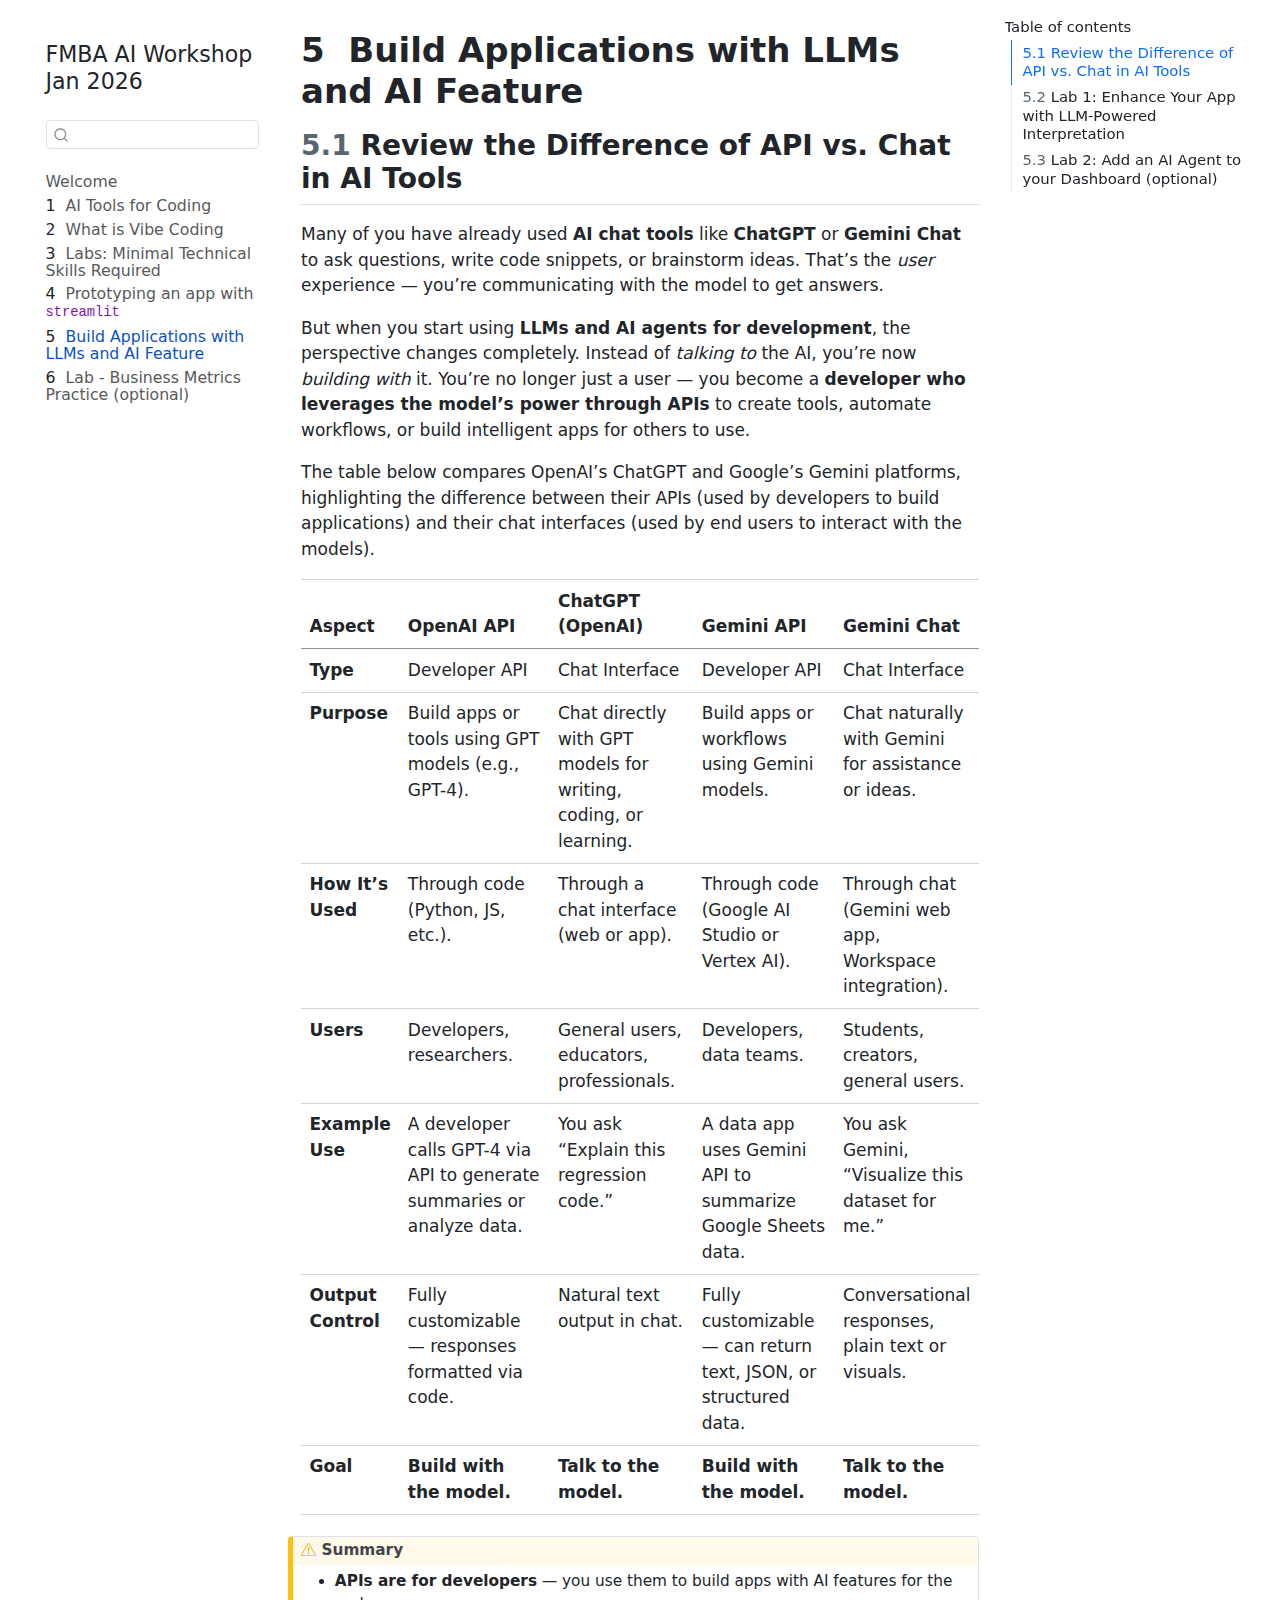
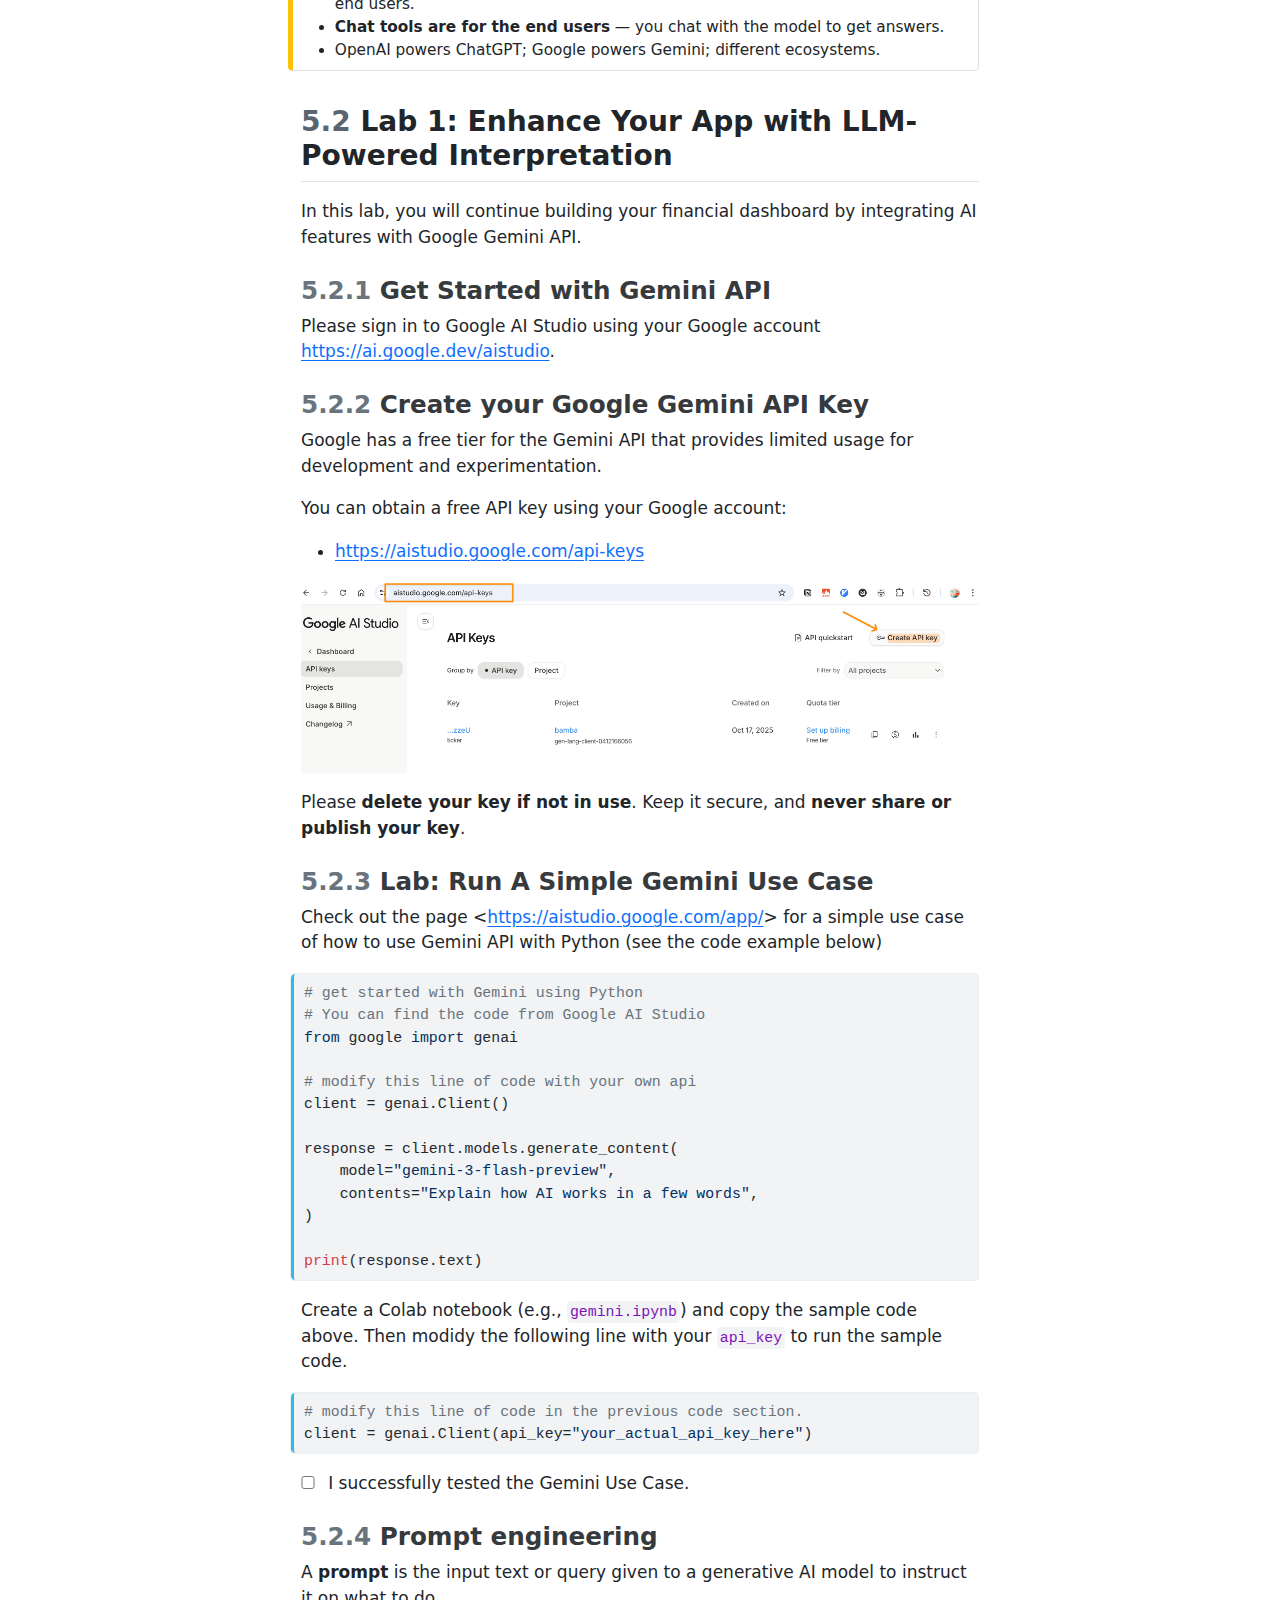
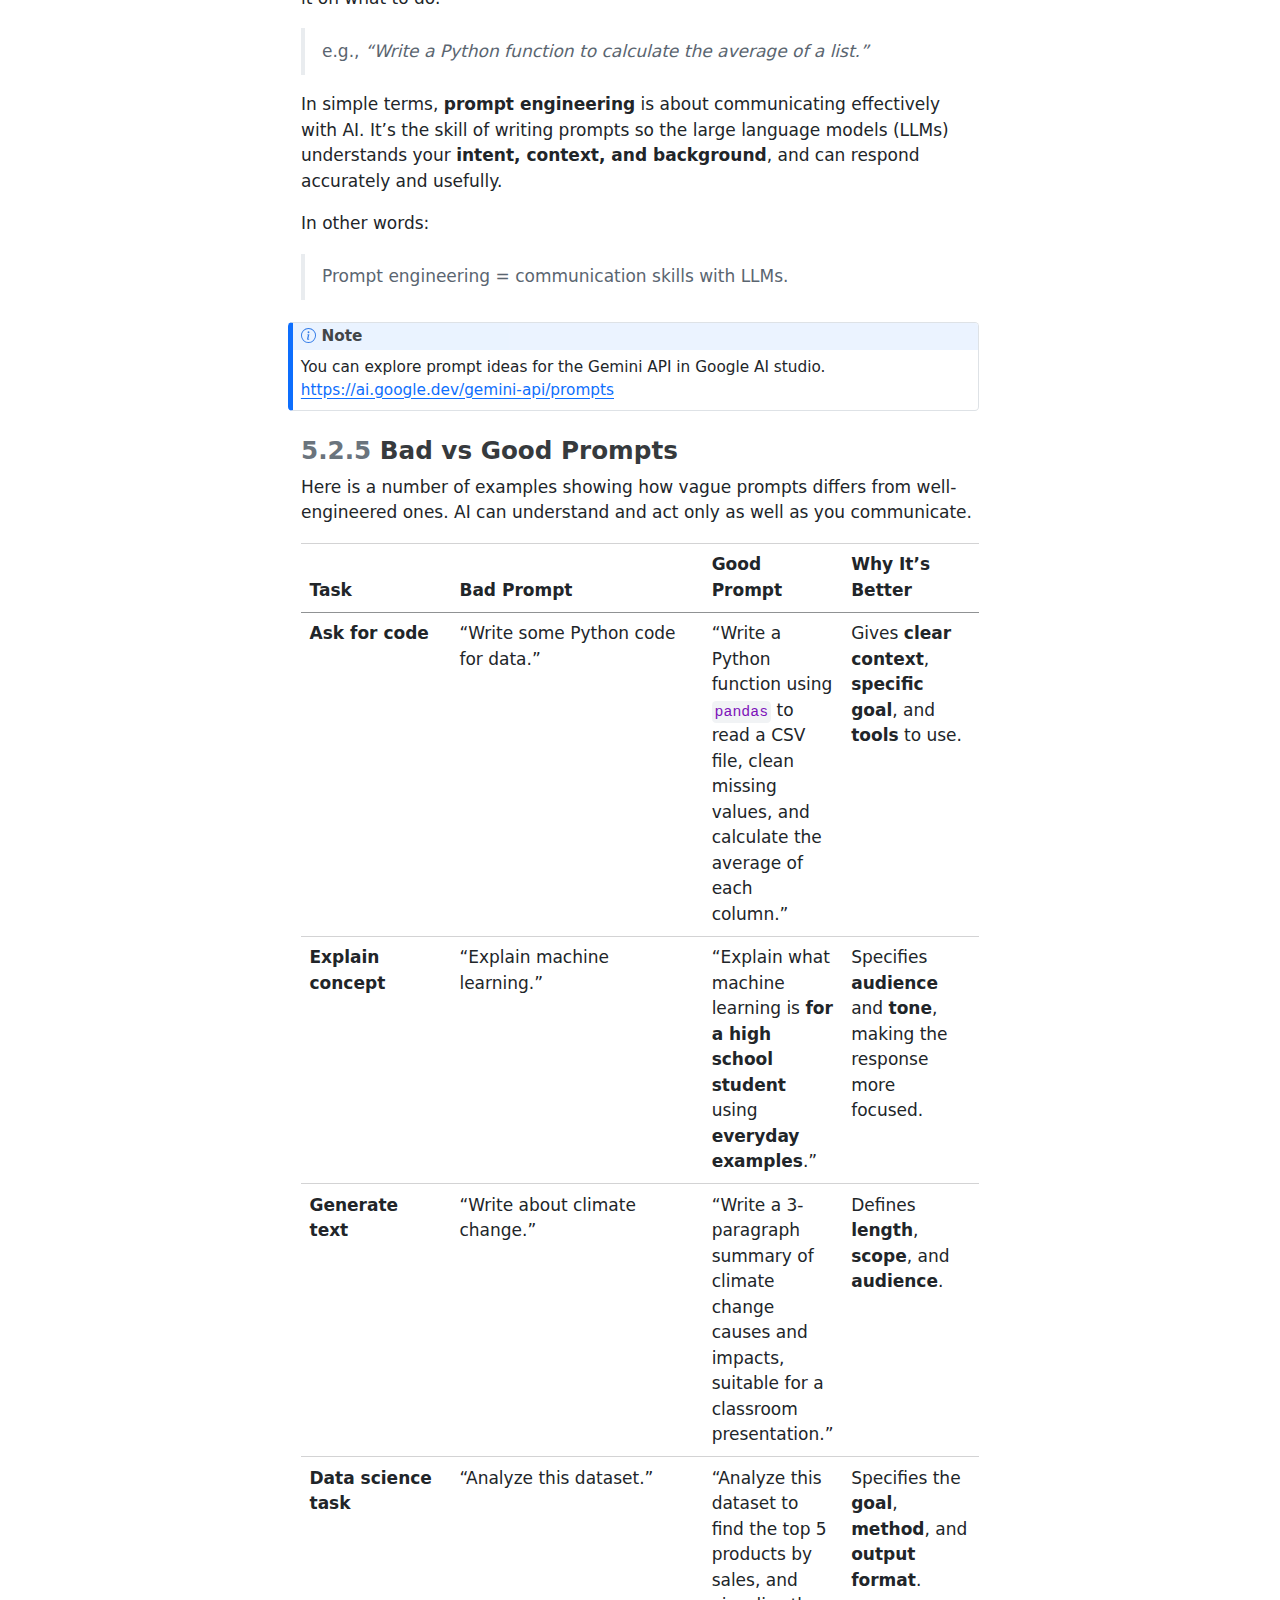
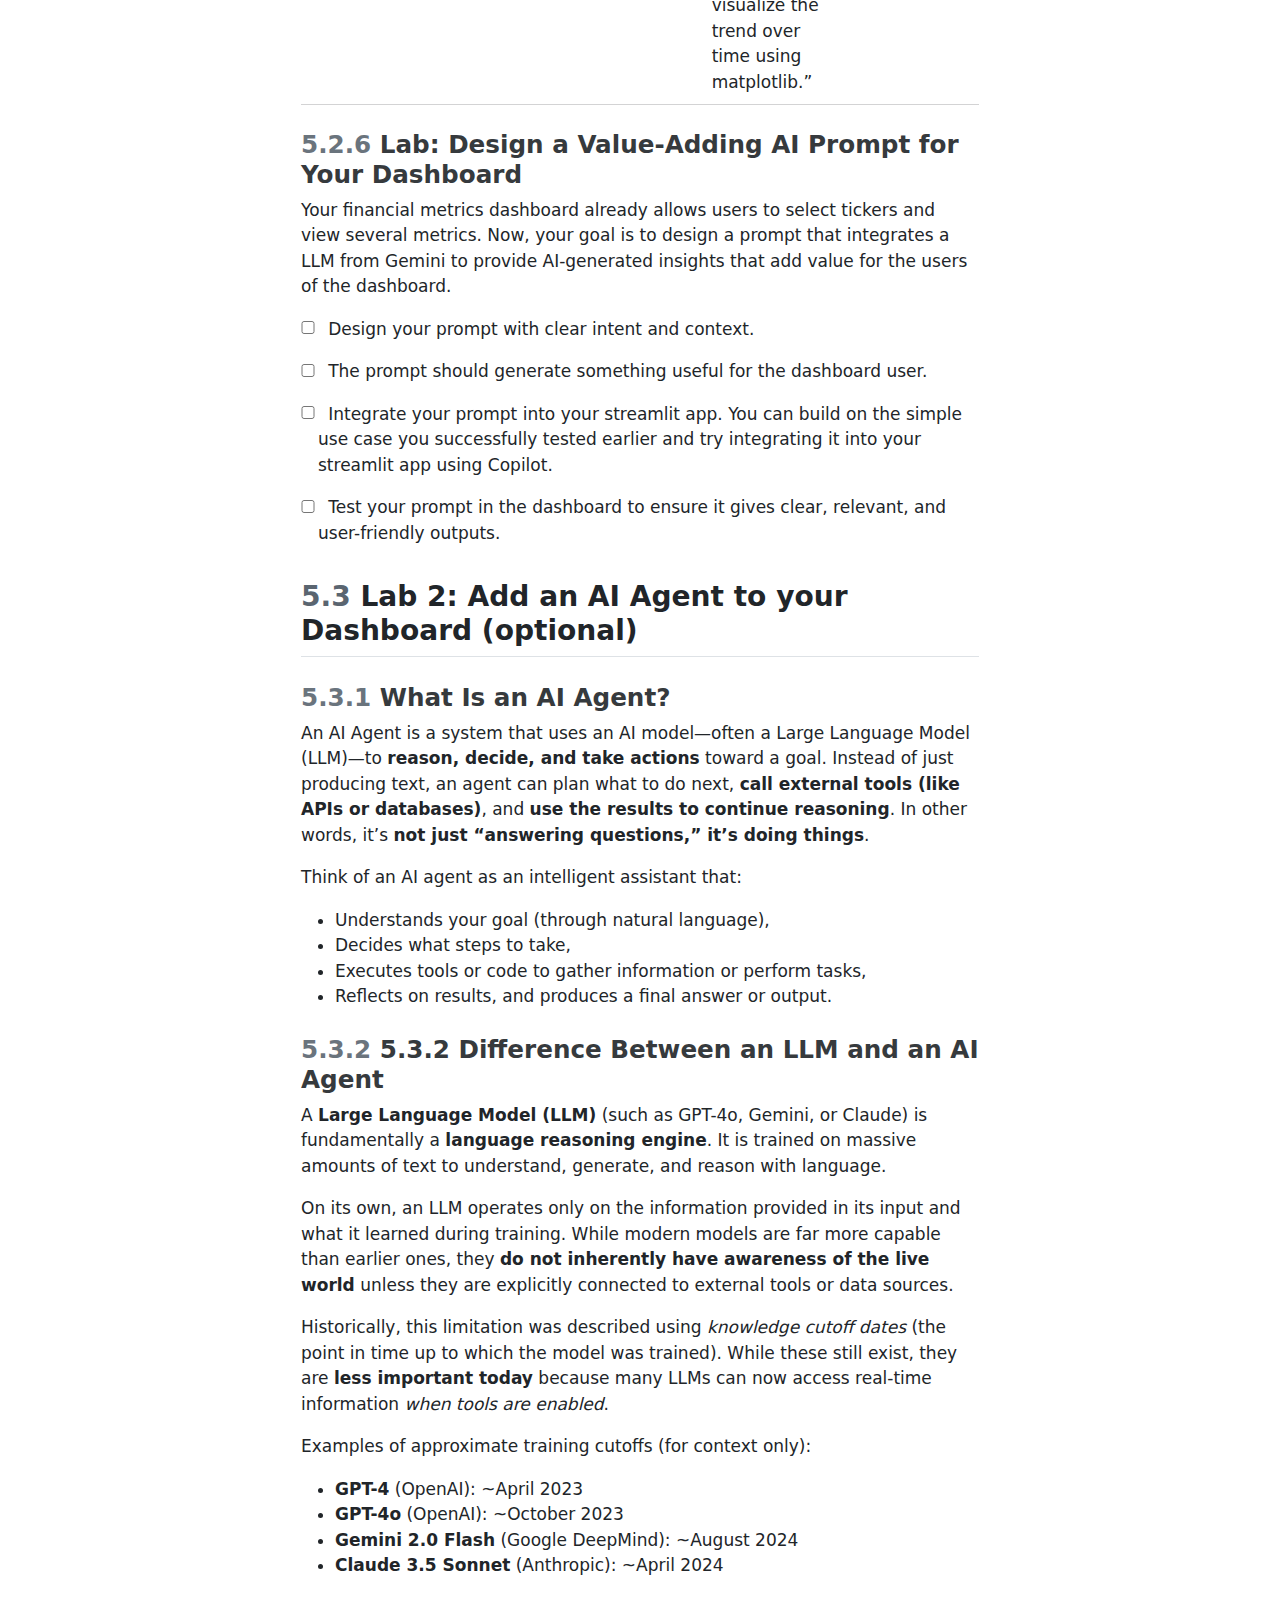
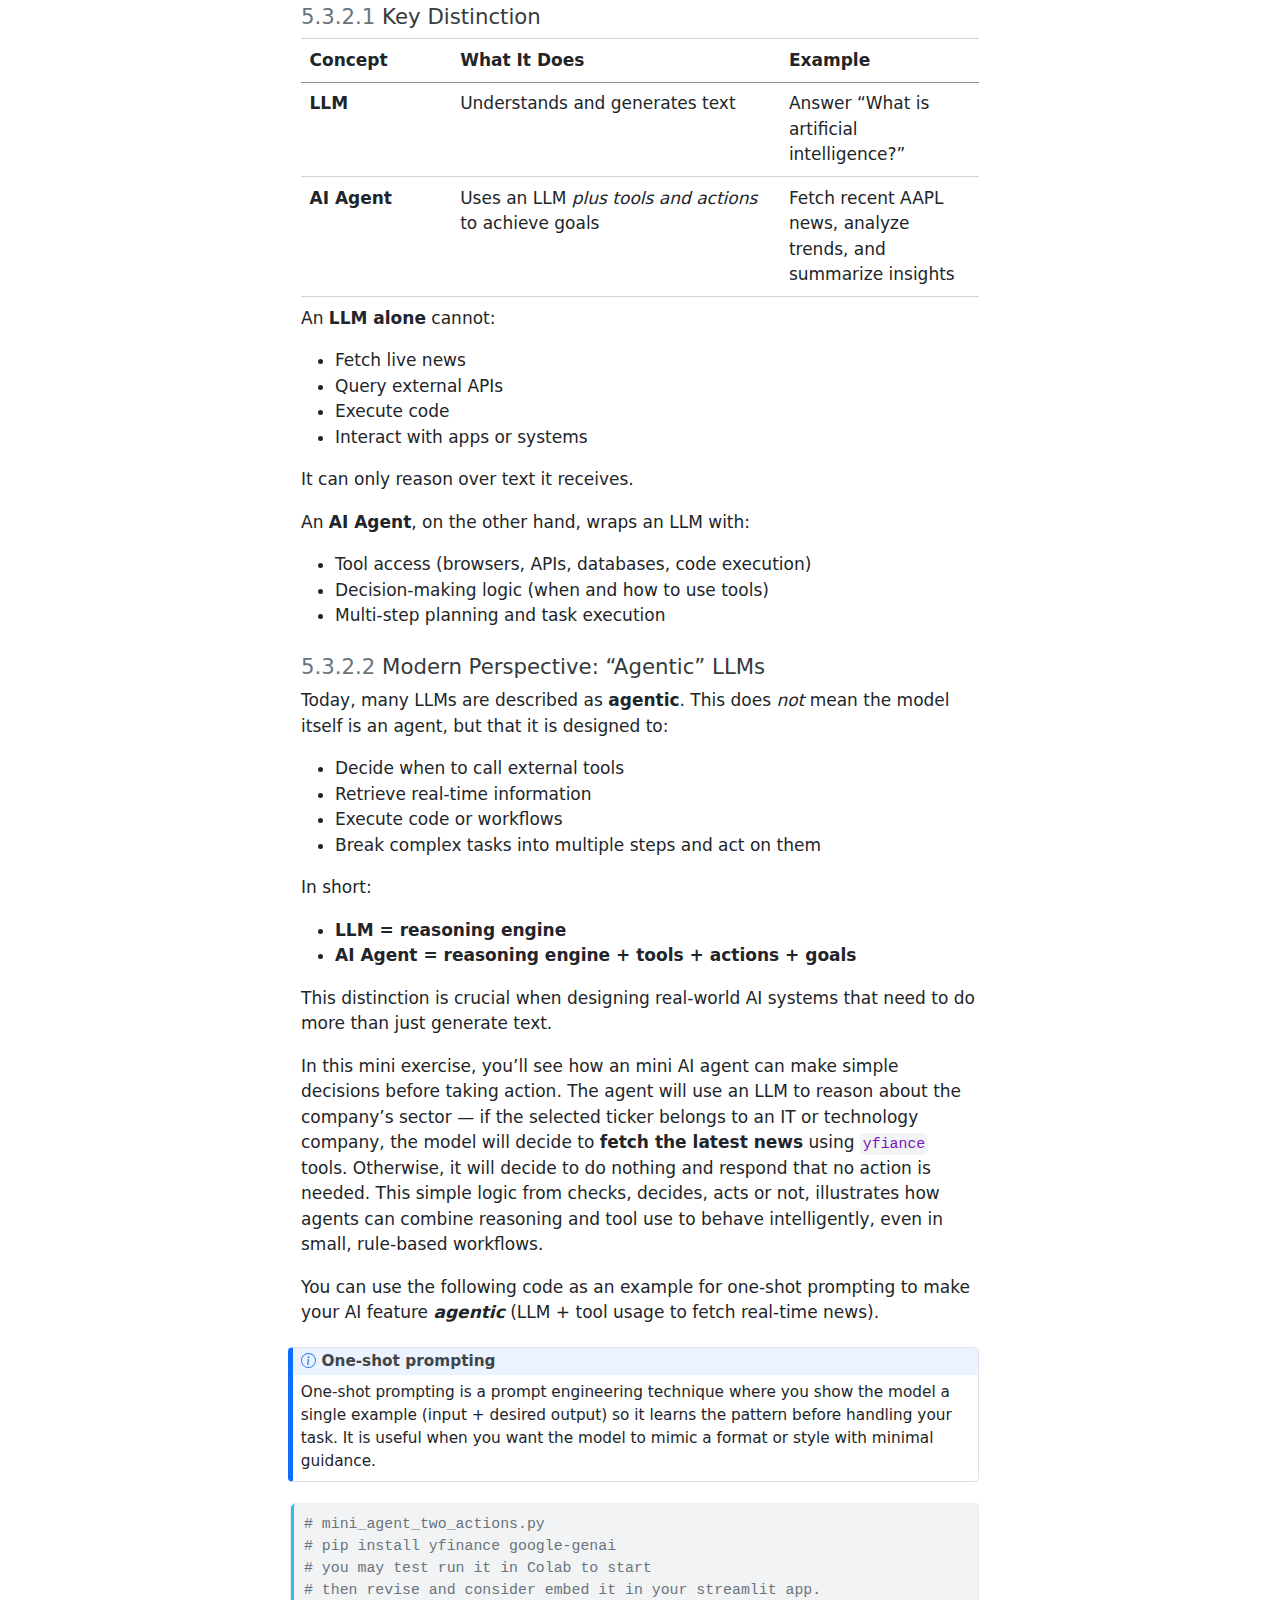
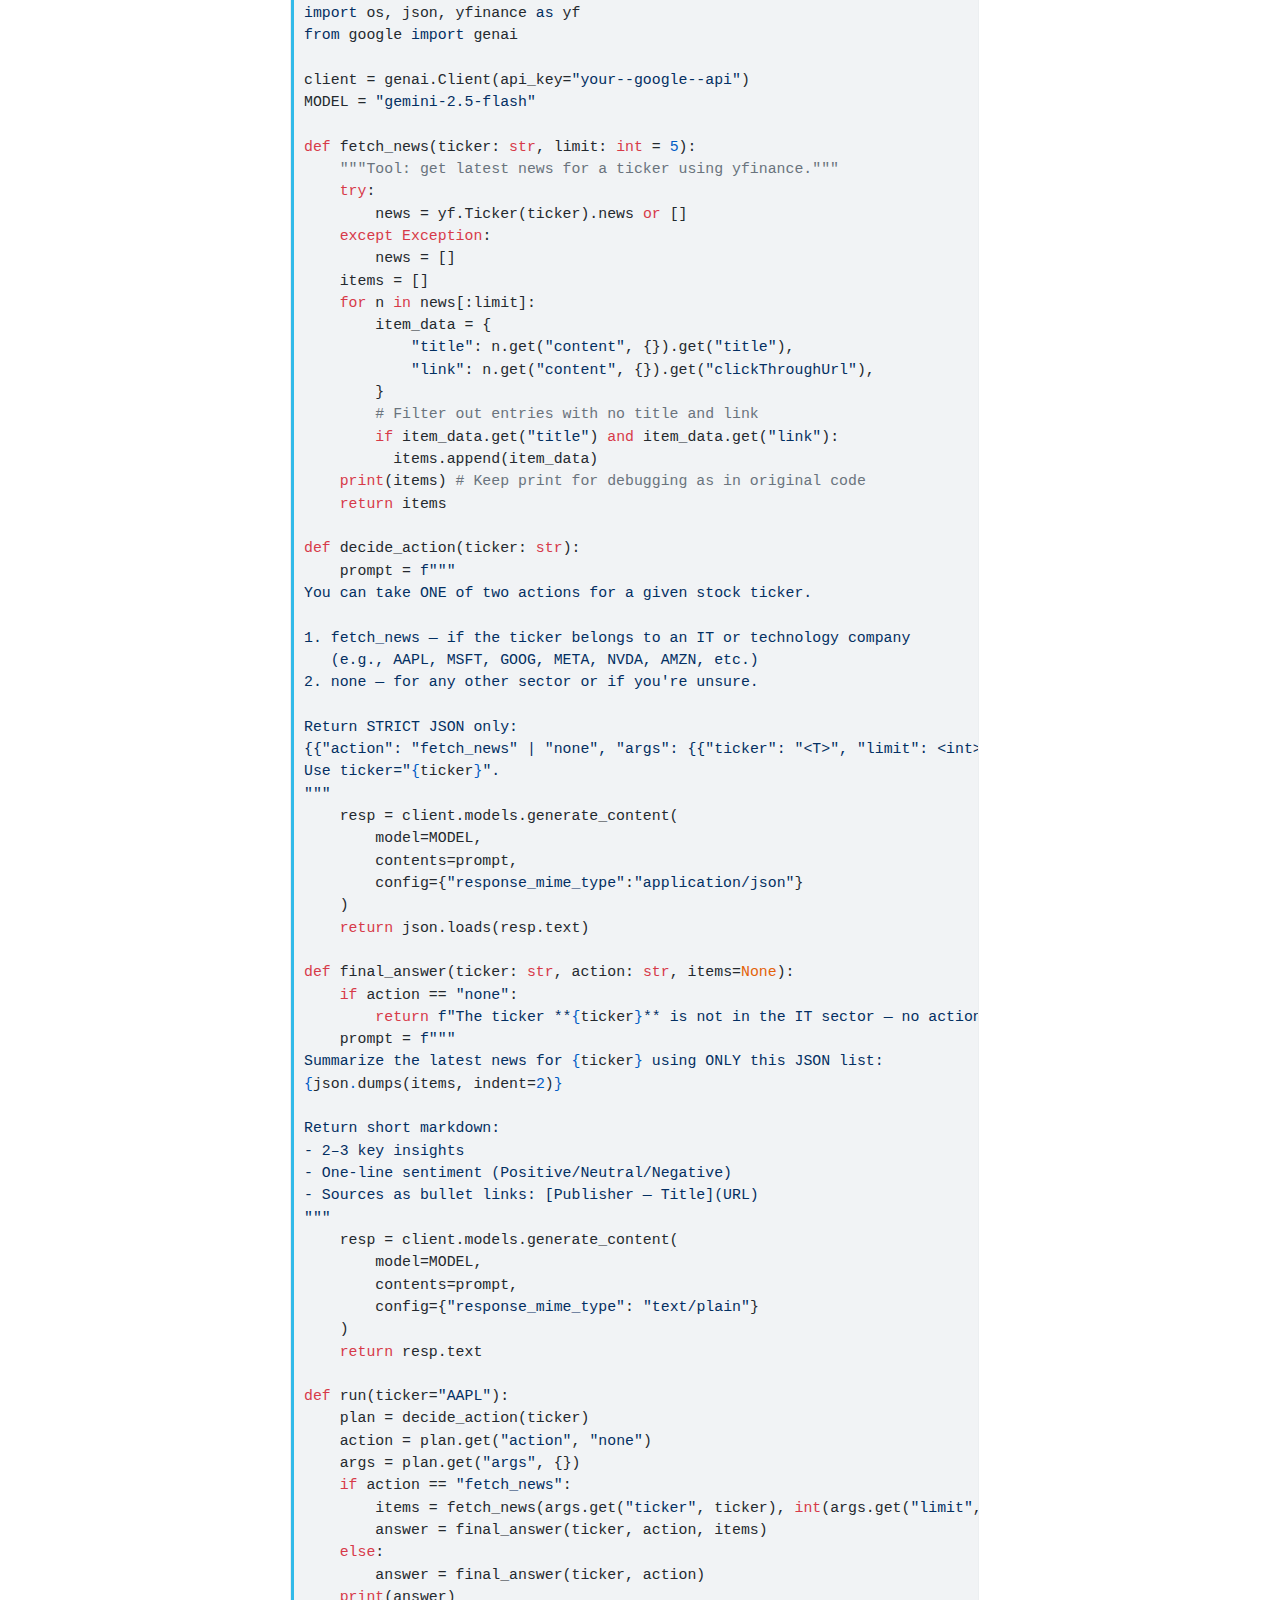
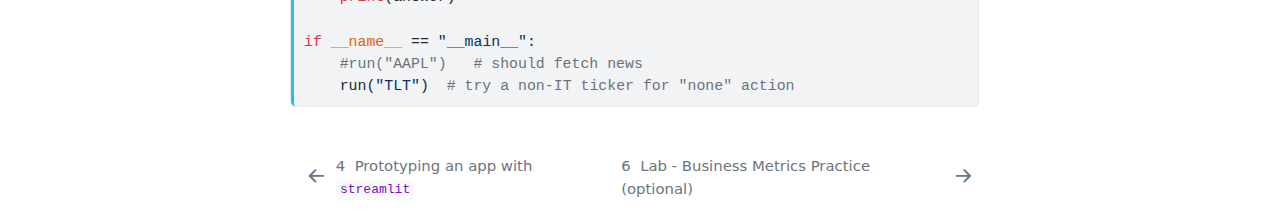
<file: docs/chapter4.html>
<!DOCTYPE html>
<html xmlns="http://www.w3.org/1999/xhtml" lang="en" xml:lang="en"><head>

<meta charset="utf-8">
<meta name="generator" content="quarto-1.8.25">

<meta name="viewport" content="width=device-width, initial-scale=1.0, user-scalable=yes">


<title>5&nbsp; Build Applications with LLMs and AI Feature – FMBA AI Workshop Jan 2026</title>
<style>
code{white-space: pre-wrap;}
span.smallcaps{font-variant: small-caps;}
div.columns{display: flex; gap: min(4vw, 1.5em);}
div.column{flex: auto; overflow-x: auto;}
div.hanging-indent{margin-left: 1.5em; text-indent: -1.5em;}
ul.task-list{list-style: none;}
ul.task-list li input[type="checkbox"] {
  width: 0.8em;
  margin: 0 0.8em 0.2em -1em; /* quarto-specific, see https://github.com/quarto-dev/quarto-cli/issues/4556 */ 
  vertical-align: middle;
}
/* CSS for syntax highlighting */
html { -webkit-text-size-adjust: 100%; }
pre > code.sourceCode { white-space: pre; position: relative; }
pre > code.sourceCode > span { display: inline-block; line-height: 1.25; }
pre > code.sourceCode > span:empty { height: 1.2em; }
.sourceCode { overflow: visible; }
code.sourceCode > span { color: inherit; text-decoration: inherit; }
div.sourceCode { margin: 1em 0; }
pre.sourceCode { margin: 0; }
@media screen {
div.sourceCode { overflow: auto; }
}
@media print {
pre > code.sourceCode { white-space: pre-wrap; }
pre > code.sourceCode > span { text-indent: -5em; padding-left: 5em; }
}
pre.numberSource code
  { counter-reset: source-line 0; }
pre.numberSource code > span
  { position: relative; left: -4em; counter-increment: source-line; }
pre.numberSource code > span > a:first-child::before
  { content: counter(source-line);
    position: relative; left: -1em; text-align: right; vertical-align: baseline;
    border: none; display: inline-block;
    -webkit-touch-callout: none; -webkit-user-select: none;
    -khtml-user-select: none; -moz-user-select: none;
    -ms-user-select: none; user-select: none;
    padding: 0 4px; width: 4em;
  }
pre.numberSource { margin-left: 3em;  padding-left: 4px; }
div.sourceCode
  {   }
@media screen {
pre > code.sourceCode > span > a:first-child::before { text-decoration: underline; }
}
</style>


<script src="site_libs/quarto-nav/quarto-nav.js"></script>
<script src="site_libs/quarto-nav/headroom.min.js"></script>
<script src="site_libs/clipboard/clipboard.min.js"></script>
<script src="site_libs/quarto-search/autocomplete.umd.js"></script>
<script src="site_libs/quarto-search/fuse.min.js"></script>
<script src="site_libs/quarto-search/quarto-search.js"></script>
<meta name="quarto:offset" content="./">
<link href="./chapter5.html" rel="next">
<link href="./chapter3.html" rel="prev">
<script src="site_libs/quarto-html/quarto.js" type="module"></script>
<script src="site_libs/quarto-html/tabsets/tabsets.js" type="module"></script>
<script src="site_libs/quarto-html/axe/axe-check.js" type="module"></script>
<script src="site_libs/quarto-html/popper.min.js"></script>
<script src="site_libs/quarto-html/tippy.umd.min.js"></script>
<script src="site_libs/quarto-html/anchor.min.js"></script>
<link href="site_libs/quarto-html/tippy.css" rel="stylesheet">
<link href="site_libs/quarto-html/quarto-syntax-highlighting-065a5179aebd64318d7ea99d77b64a9e.css" rel="stylesheet" id="quarto-text-highlighting-styles">
<script src="site_libs/bootstrap/bootstrap.min.js"></script>
<link href="site_libs/bootstrap/bootstrap-icons.css" rel="stylesheet">
<link href="site_libs/bootstrap/bootstrap-389dc5fa432510b2a365d7aa80defd6f.min.css" rel="stylesheet" append-hash="true" id="quarto-bootstrap" data-mode="light">
<script id="quarto-search-options" type="application/json">{
  "location": "sidebar",
  "copy-button": false,
  "collapse-after": 3,
  "panel-placement": "start",
  "type": "textbox",
  "limit": 50,
  "keyboard-shortcut": [
    "f",
    "/",
    "s"
  ],
  "show-item-context": false,
  "language": {
    "search-no-results-text": "No results",
    "search-matching-documents-text": "matching documents",
    "search-copy-link-title": "Copy link to search",
    "search-hide-matches-text": "Hide additional matches",
    "search-more-match-text": "more match in this document",
    "search-more-matches-text": "more matches in this document",
    "search-clear-button-title": "Clear",
    "search-text-placeholder": "",
    "search-detached-cancel-button-title": "Cancel",
    "search-submit-button-title": "Submit",
    "search-label": "Search"
  }
}</script>


</head>

<body class="nav-sidebar floating quarto-light">

<div id="quarto-search-results"></div>
  <header id="quarto-header" class="headroom fixed-top">
  <nav class="quarto-secondary-nav">
    <div class="container-fluid d-flex">
      <button type="button" class="quarto-btn-toggle btn" data-bs-toggle="collapse" role="button" data-bs-target=".quarto-sidebar-collapse-item" aria-controls="quarto-sidebar" aria-expanded="false" aria-label="Toggle sidebar navigation" onclick="if (window.quartoToggleHeadroom) { window.quartoToggleHeadroom(); }">
        <i class="bi bi-layout-text-sidebar-reverse"></i>
      </button>
        <nav class="quarto-page-breadcrumbs" aria-label="breadcrumb"><ol class="breadcrumb"><li class="breadcrumb-item"><a href="./chapter4.html"><span class="chapter-number">5</span>&nbsp; <span class="chapter-title">Build Applications with LLMs and AI Feature</span></a></li></ol></nav>
        <a class="flex-grow-1" role="navigation" data-bs-toggle="collapse" data-bs-target=".quarto-sidebar-collapse-item" aria-controls="quarto-sidebar" aria-expanded="false" aria-label="Toggle sidebar navigation" onclick="if (window.quartoToggleHeadroom) { window.quartoToggleHeadroom(); }">      
        </a>
      <button type="button" class="btn quarto-search-button" aria-label="Search" onclick="window.quartoOpenSearch();">
        <i class="bi bi-search"></i>
      </button>
    </div>
  </nav>
</header>
<!-- content -->
<div id="quarto-content" class="quarto-container page-columns page-rows-contents page-layout-article">
<!-- sidebar -->
  <nav id="quarto-sidebar" class="sidebar collapse collapse-horizontal quarto-sidebar-collapse-item sidebar-navigation floating overflow-auto">
    <div class="pt-lg-2 mt-2 text-left sidebar-header sidebar-header-stacked">
      <a href="./index.html" class="sidebar-logo-link">
      </a>
    <div class="sidebar-title mb-0 py-0">
      <a href="./">FMBA AI Workshop Jan 2026</a> 
    </div>
      </div>
        <div class="mt-2 flex-shrink-0 align-items-center">
        <div class="sidebar-search">
        <div id="quarto-search" class="" title="Search"></div>
        </div>
        </div>
    <div class="sidebar-menu-container"> 
    <ul class="list-unstyled mt-1">
        <li class="sidebar-item">
  <div class="sidebar-item-container"> 
  <a href="./index.html" class="sidebar-item-text sidebar-link">
 <span class="menu-text">Welcome</span></a>
  </div>
</li>
        <li class="sidebar-item">
  <div class="sidebar-item-container"> 
  <a href="./chapter0.html" class="sidebar-item-text sidebar-link">
 <span class="menu-text"><span class="chapter-number">1</span>&nbsp; <span class="chapter-title">AI Tools for Coding</span></span></a>
  </div>
</li>
        <li class="sidebar-item">
  <div class="sidebar-item-container"> 
  <a href="./chapter1.html" class="sidebar-item-text sidebar-link">
 <span class="menu-text"><span class="chapter-number">2</span>&nbsp; <span class="chapter-title">What is Vibe Coding</span></span></a>
  </div>
</li>
        <li class="sidebar-item">
  <div class="sidebar-item-container"> 
  <a href="./chapter2.html" class="sidebar-item-text sidebar-link">
 <span class="menu-text"><span class="chapter-number">3</span>&nbsp; <span class="chapter-title">Labs: Minimal Technical Skills Required</span></span></a>
  </div>
</li>
        <li class="sidebar-item">
  <div class="sidebar-item-container"> 
  <a href="./chapter3.html" class="sidebar-item-text sidebar-link">
 <span class="menu-text"><span class="chapter-number">4</span>&nbsp; <span class="chapter-title">Prototyping an app with <code>streamlit</code></span></span></a>
  </div>
</li>
        <li class="sidebar-item">
  <div class="sidebar-item-container"> 
  <a href="./chapter4.html" class="sidebar-item-text sidebar-link active">
 <span class="menu-text"><span class="chapter-number">5</span>&nbsp; <span class="chapter-title">Build Applications with LLMs and AI Feature</span></span></a>
  </div>
</li>
        <li class="sidebar-item">
  <div class="sidebar-item-container"> 
  <a href="./chapter5.html" class="sidebar-item-text sidebar-link">
 <span class="menu-text"><span class="chapter-number">6</span>&nbsp; <span class="chapter-title">Lab - Business Metrics Practice (optional)</span></span></a>
  </div>
</li>
    </ul>
    </div>
</nav>
<div id="quarto-sidebar-glass" class="quarto-sidebar-collapse-item" data-bs-toggle="collapse" data-bs-target=".quarto-sidebar-collapse-item"></div>
<!-- margin-sidebar -->
    <div id="quarto-margin-sidebar" class="sidebar margin-sidebar">
        <nav id="TOC" role="doc-toc" class="toc-active">
    <h2 id="toc-title">Table of contents</h2>
   
  <ul>
  <li><a href="#review-the-difference-of-api-vs.-chat-in-ai-tools" id="toc-review-the-difference-of-api-vs.-chat-in-ai-tools" class="nav-link active" data-scroll-target="#review-the-difference-of-api-vs.-chat-in-ai-tools"><span class="header-section-number">5.1</span> Review the Difference of API vs.&nbsp;Chat in AI Tools</a></li>
  <li><a href="#lab-1-enhance-your-app-with-llm-powered-interpretation" id="toc-lab-1-enhance-your-app-with-llm-powered-interpretation" class="nav-link" data-scroll-target="#lab-1-enhance-your-app-with-llm-powered-interpretation"><span class="header-section-number">5.2</span> Lab 1: Enhance Your App with LLM-Powered Interpretation</a>
  <ul class="collapse">
  <li><a href="#get-started-with-gemini-api" id="toc-get-started-with-gemini-api" class="nav-link" data-scroll-target="#get-started-with-gemini-api"><span class="header-section-number">5.2.1</span> Get Started with Gemini API</a></li>
  <li><a href="#create-your-google-gemini-api-key" id="toc-create-your-google-gemini-api-key" class="nav-link" data-scroll-target="#create-your-google-gemini-api-key"><span class="header-section-number">5.2.2</span> Create your Google Gemini API Key</a></li>
  <li><a href="#lab-run-a-simple-gemini-use-case" id="toc-lab-run-a-simple-gemini-use-case" class="nav-link" data-scroll-target="#lab-run-a-simple-gemini-use-case"><span class="header-section-number">5.2.3</span> Lab: Run A Simple Gemini Use Case</a></li>
  <li><a href="#prompt-engineering" id="toc-prompt-engineering" class="nav-link" data-scroll-target="#prompt-engineering"><span class="header-section-number">5.2.4</span> Prompt engineering</a></li>
  <li><a href="#bad-vs-good-prompts" id="toc-bad-vs-good-prompts" class="nav-link" data-scroll-target="#bad-vs-good-prompts"><span class="header-section-number">5.2.5</span> Bad vs Good Prompts</a></li>
  <li><a href="#lab-design-a-value-adding-ai-prompt-for-your-dashboard" id="toc-lab-design-a-value-adding-ai-prompt-for-your-dashboard" class="nav-link" data-scroll-target="#lab-design-a-value-adding-ai-prompt-for-your-dashboard"><span class="header-section-number">5.2.6</span> Lab: Design a Value-Adding AI Prompt for Your Dashboard</a></li>
  </ul></li>
  <li><a href="#lab-2-add-an-ai-agent-to-your-dashboard-optional" id="toc-lab-2-add-an-ai-agent-to-your-dashboard-optional" class="nav-link" data-scroll-target="#lab-2-add-an-ai-agent-to-your-dashboard-optional"><span class="header-section-number">5.3</span> Lab 2: Add an AI Agent to your Dashboard (optional)</a>
  <ul class="collapse">
  <li><a href="#what-is-an-ai-agent" id="toc-what-is-an-ai-agent" class="nav-link" data-scroll-target="#what-is-an-ai-agent"><span class="header-section-number">5.3.1</span> What Is an AI Agent?</a></li>
  <li><a href="#difference-between-an-llm-and-an-ai-agent" id="toc-difference-between-an-llm-and-an-ai-agent" class="nav-link" data-scroll-target="#difference-between-an-llm-and-an-ai-agent"><span class="header-section-number">5.3.2</span> 5.3.2 Difference Between an LLM and an AI Agent</a></li>
  </ul></li>
  </ul>
</nav>
    </div>
<!-- main -->
<main class="content" id="quarto-document-content">

<header id="title-block-header" class="quarto-title-block default">
<div class="quarto-title">
<h1 class="title"><span class="chapter-number">5</span>&nbsp; <span class="chapter-title">Build Applications with LLMs and AI Feature</span></h1>
</div>



<div class="quarto-title-meta">

    
  
    
  </div>
  


</header>


<section id="review-the-difference-of-api-vs.-chat-in-ai-tools" class="level2" data-number="5.1">
<h2 data-number="5.1" class="anchored" data-anchor-id="review-the-difference-of-api-vs.-chat-in-ai-tools"><span class="header-section-number">5.1</span> Review the Difference of API vs.&nbsp;Chat in AI Tools</h2>
<p>Many of you have already used <strong>AI chat tools</strong> like <strong>ChatGPT</strong> or <strong>Gemini Chat</strong> to ask questions, write code snippets, or brainstorm ideas. That’s the <em>user</em> experience — you’re communicating with the model to get answers.</p>
<p>But when you start using <strong>LLMs and AI agents for development</strong>, the perspective changes completely. Instead of <em>talking to</em> the AI, you’re now <em>building with</em> it. You’re no longer just a user — you become a <strong>developer who leverages the model’s power through APIs</strong> to create tools, automate workflows, or build intelligent apps for others to use.</p>
<p>The table below compares OpenAI’s ChatGPT and Google’s Gemini platforms, highlighting the difference between their APIs (used by developers to build applications) and their chat interfaces (used by end users to interact with the models).</p>
<table class="caption-top table">
<colgroup>
<col style="width: 6%">
<col style="width: 26%">
<col style="width: 23%">
<col style="width: 23%">
<col style="width: 20%">
</colgroup>
<thead>
<tr class="header">
<th>Aspect</th>
<th><strong>OpenAI API</strong></th>
<th><strong>ChatGPT (OpenAI)</strong></th>
<th><strong>Gemini API</strong></th>
<th><strong>Gemini Chat</strong></th>
</tr>
</thead>
<tbody>
<tr class="odd">
<td><strong>Type</strong></td>
<td>Developer API</td>
<td>Chat Interface</td>
<td>Developer API</td>
<td>Chat Interface</td>
</tr>
<tr class="even">
<td><strong>Purpose</strong></td>
<td>Build apps or tools using GPT models (e.g., GPT-4).</td>
<td>Chat directly with GPT models for writing, coding, or learning.</td>
<td>Build apps or workflows using Gemini models.</td>
<td>Chat naturally with Gemini for assistance or ideas.</td>
</tr>
<tr class="odd">
<td><strong>How It’s Used</strong></td>
<td>Through code (Python, JS, etc.).</td>
<td>Through a chat interface (web or app).</td>
<td>Through code (Google AI Studio or Vertex AI).</td>
<td>Through chat (Gemini web app, Workspace integration).</td>
</tr>
<tr class="even">
<td><strong>Users</strong></td>
<td>Developers, researchers.</td>
<td>General users, educators, professionals.</td>
<td>Developers, data teams.</td>
<td>Students, creators, general users.</td>
</tr>
<tr class="odd">
<td><strong>Example Use</strong></td>
<td>A developer calls GPT-4 via API to generate summaries or analyze data.</td>
<td>You ask “Explain this regression code.”</td>
<td>A data app uses Gemini API to summarize Google Sheets data.</td>
<td>You ask Gemini, “Visualize this dataset for me.”</td>
</tr>
<tr class="even">
<td><strong>Output Control</strong></td>
<td>Fully customizable — responses formatted via code.</td>
<td>Natural text output in chat.</td>
<td>Fully customizable — can return text, JSON, or structured data.</td>
<td>Conversational responses, plain text or visuals.</td>
</tr>
<tr class="odd">
<td><strong>Goal</strong></td>
<td><strong>Build with the model.</strong></td>
<td><strong>Talk to the model.</strong></td>
<td><strong>Build with the model.</strong></td>
<td><strong>Talk to the model.</strong></td>
</tr>
</tbody>
</table>
<div class="callout callout-style-default callout-warning callout-titled">
<div class="callout-header d-flex align-content-center">
<div class="callout-icon-container">
<i class="callout-icon"></i>
</div>
<div class="callout-title-container flex-fill">
<span class="screen-reader-only">Warning</span><strong>Summary</strong>
</div>
</div>
<div class="callout-body-container callout-body">
<ul>
<li><strong>APIs are for developers</strong> — you use them to build apps with AI features for the end users.</li>
<li><strong>Chat tools are for the end users</strong> — you chat with the model to get answers.</li>
<li>OpenAI powers ChatGPT; Google powers Gemini; different ecosystems.</li>
</ul>
</div>
</div>
</section>
<section id="lab-1-enhance-your-app-with-llm-powered-interpretation" class="level2" data-number="5.2">
<h2 data-number="5.2" class="anchored" data-anchor-id="lab-1-enhance-your-app-with-llm-powered-interpretation"><span class="header-section-number">5.2</span> Lab 1: Enhance Your App with LLM-Powered Interpretation</h2>
<p>In this lab, you will continue building your financial dashboard by integrating AI features with Google Gemini API.</p>
<section id="get-started-with-gemini-api" class="level3" data-number="5.2.1">
<h3 data-number="5.2.1" class="anchored" data-anchor-id="get-started-with-gemini-api"><span class="header-section-number">5.2.1</span> Get Started with Gemini API</h3>
<p>Please sign in to Google AI Studio using your Google account <a href="https://ai.google.dev/aistudio" class="uri">https://ai.google.dev/aistudio</a>.</p>
</section>
<section id="create-your-google-gemini-api-key" class="level3" data-number="5.2.2">
<h3 data-number="5.2.2" class="anchored" data-anchor-id="create-your-google-gemini-api-key"><span class="header-section-number">5.2.2</span> Create your Google Gemini API Key</h3>
<p>Google has a free tier for the Gemini API that provides limited usage for development and experimentation.</p>
<p>You can obtain a free API key using your Google account:</p>
<ul>
<li><a href="https://aistudio.google.com/api-keys" class="uri">https://aistudio.google.com/api-keys</a></li>
</ul>
<p><img src="images/geminikey.png" class="img-fluid"></p>
<p>Please <strong>delete your key if not in use</strong>. Keep it secure, and <strong>never share or publish your key</strong>.</p>
</section>
<section id="lab-run-a-simple-gemini-use-case" class="level3" data-number="5.2.3">
<h3 data-number="5.2.3" class="anchored" data-anchor-id="lab-run-a-simple-gemini-use-case"><span class="header-section-number">5.2.3</span> Lab: Run A Simple Gemini Use Case</h3>
<p>Check out the page &lt;<a href="https://aistudio.google.com/app/" class="uri">https://aistudio.google.com/app/</a>&gt; for a simple use case of how to use Gemini API with Python (see the code example below)</p>
<div class="code-copy-outer-scaffold"><div class="sourceCode" id="cb1"><pre class="sourceCode python code-with-copy"><code class="sourceCode python"><span id="cb1-1"><a href="#cb1-1" aria-hidden="true" tabindex="-1"></a><span class="co"># get started with Gemini using Python</span></span>
<span id="cb1-2"><a href="#cb1-2" aria-hidden="true" tabindex="-1"></a><span class="co"># You can find the code from Google AI Studio</span></span>
<span id="cb1-3"><a href="#cb1-3" aria-hidden="true" tabindex="-1"></a><span class="im">from</span> google <span class="im">import</span> genai</span>
<span id="cb1-4"><a href="#cb1-4" aria-hidden="true" tabindex="-1"></a></span>
<span id="cb1-5"><a href="#cb1-5" aria-hidden="true" tabindex="-1"></a><span class="co"># modify this line of code with your own api</span></span>
<span id="cb1-6"><a href="#cb1-6" aria-hidden="true" tabindex="-1"></a>client <span class="op">=</span> genai.Client()</span>
<span id="cb1-7"><a href="#cb1-7" aria-hidden="true" tabindex="-1"></a></span>
<span id="cb1-8"><a href="#cb1-8" aria-hidden="true" tabindex="-1"></a>response <span class="op">=</span> client.models.generate_content(</span>
<span id="cb1-9"><a href="#cb1-9" aria-hidden="true" tabindex="-1"></a>    model<span class="op">=</span><span class="st">"gemini-3-flash-preview"</span>,</span>
<span id="cb1-10"><a href="#cb1-10" aria-hidden="true" tabindex="-1"></a>    contents<span class="op">=</span><span class="st">"Explain how AI works in a few words"</span>,</span>
<span id="cb1-11"><a href="#cb1-11" aria-hidden="true" tabindex="-1"></a>)</span>
<span id="cb1-12"><a href="#cb1-12" aria-hidden="true" tabindex="-1"></a></span>
<span id="cb1-13"><a href="#cb1-13" aria-hidden="true" tabindex="-1"></a><span class="bu">print</span>(response.text)</span></code></pre></div><button title="Copy to Clipboard" class="code-copy-button"><i class="bi"></i></button></div>
<p>Create a Colab notebook (e.g., <code>gemini.ipynb</code>) and copy the sample code above. Then modidy the following line with your <code>api_key</code> to run the sample code.</p>
<div class="code-copy-outer-scaffold"><div class="sourceCode" id="cb2"><pre class="sourceCode python code-with-copy"><code class="sourceCode python"><span id="cb2-1"><a href="#cb2-1" aria-hidden="true" tabindex="-1"></a><span class="co"># modify this line of code in the previous code section.</span></span>
<span id="cb2-2"><a href="#cb2-2" aria-hidden="true" tabindex="-1"></a>client <span class="op">=</span> genai.Client(api_key<span class="op">=</span><span class="st">"your_actual_api_key_here"</span>)</span></code></pre></div><button title="Copy to Clipboard" class="code-copy-button"><i class="bi"></i></button></div>
<ul class="task-list">
<li><label><input type="checkbox">I successfully tested the Gemini Use Case.</label></li>
</ul>
</section>
<section id="prompt-engineering" class="level3" data-number="5.2.4">
<h3 data-number="5.2.4" class="anchored" data-anchor-id="prompt-engineering"><span class="header-section-number">5.2.4</span> Prompt engineering</h3>
<p>A <strong>prompt</strong> is the input text or query given to a generative AI model to instruct it on what to do.</p>
<blockquote class="blockquote">
<p>e.g., <em>“Write a Python function to calculate the average of a list.”</em></p>
</blockquote>
<p>In simple terms, <strong>prompt engineering</strong> is about communicating effectively with AI. It’s the skill of writing prompts so the large language models (LLMs) understands your <strong>intent, context, and background</strong>, and can respond accurately and usefully.</p>
<p>In other words:</p>
<blockquote class="blockquote">
<p>Prompt engineering = communication skills with LLMs.</p>
</blockquote>
<div class="callout callout-style-default callout-note callout-titled">
<div class="callout-header d-flex align-content-center">
<div class="callout-icon-container">
<i class="callout-icon"></i>
</div>
<div class="callout-title-container flex-fill">
Note
</div>
</div>
<div class="callout-body-container callout-body">
<p>You can explore prompt ideas for the Gemini API in Google AI studio. <a href="https://ai.google.dev/gemini-api/prompts" class="uri">https://ai.google.dev/gemini-api/prompts</a></p>
</div>
</div>
</section>
<section id="bad-vs-good-prompts" class="level3" data-number="5.2.5">
<h3 data-number="5.2.5" class="anchored" data-anchor-id="bad-vs-good-prompts"><span class="header-section-number">5.2.5</span> Bad vs Good Prompts</h3>
<p>Here is a number of examples showing how vague prompts differs from well-engineered ones. AI can understand and act only as well as you communicate.</p>
<table class="caption-top table">
<colgroup>
<col style="width: 22%">
<col style="width: 37%">
<col style="width: 20%">
<col style="width: 20%">
</colgroup>
<thead>
<tr class="header">
<th><strong>Task</strong></th>
<th><strong>Bad Prompt</strong></th>
<th><strong>Good Prompt</strong></th>
<th><strong>Why It’s Better</strong></th>
</tr>
</thead>
<tbody>
<tr class="odd">
<td><strong>Ask for code</strong></td>
<td>“Write some Python code for data.”</td>
<td>“Write a Python function using <code>pandas</code> to read a CSV file, clean missing values, and calculate the average of each column.”</td>
<td>Gives <strong>clear context</strong>, <strong>specific goal</strong>, and <strong>tools</strong> to use.</td>
</tr>
<tr class="even">
<td><strong>Explain concept</strong></td>
<td>“Explain machine learning.”</td>
<td>“Explain what machine learning is <strong>for a high school student</strong> using <strong>everyday examples</strong>.”</td>
<td>Specifies <strong>audience</strong> and <strong>tone</strong>, making the response more focused.</td>
</tr>
<tr class="odd">
<td><strong>Generate text</strong></td>
<td>“Write about climate change.”</td>
<td>“Write a 3-paragraph summary of climate change causes and impacts, suitable for a classroom presentation.”</td>
<td>Defines <strong>length</strong>, <strong>scope</strong>, and <strong>audience</strong>.</td>
</tr>
<tr class="even">
<td><strong>Data science task</strong></td>
<td>“Analyze this dataset.”</td>
<td>“Analyze this dataset to find the top 5 products by sales, and visualize the trend over time using matplotlib.”</td>
<td>Specifies the <strong>goal</strong>, <strong>method</strong>, and <strong>output format</strong>.</td>
</tr>
</tbody>
</table>
</section>
<section id="lab-design-a-value-adding-ai-prompt-for-your-dashboard" class="level3" data-number="5.2.6">
<h3 data-number="5.2.6" class="anchored" data-anchor-id="lab-design-a-value-adding-ai-prompt-for-your-dashboard"><span class="header-section-number">5.2.6</span> Lab: Design a Value-Adding AI Prompt for Your Dashboard</h3>
<p>Your financial metrics dashboard already allows users to select tickers and view several metrics. Now, your goal is to design a prompt that integrates a LLM from Gemini to provide AI-generated insights that add value for the users of the dashboard.</p>
<ul class="task-list">
<li><p><label><input type="checkbox">Design your prompt with clear intent and context.<br>
</label></p></li>
<li><p><label><input type="checkbox">The prompt should generate something useful for the dashboard user.</label></p></li>
<li><p><label><input type="checkbox">Integrate your prompt into your streamlit app. You can build on the simple use case you successfully tested earlier and try integrating it into your streamlit app using Copilot.</label></p></li>
<li><p><label><input type="checkbox">Test your prompt in the dashboard to ensure it gives clear, relevant, and user-friendly outputs.</label></p></li>
</ul>
</section>
</section>
<section id="lab-2-add-an-ai-agent-to-your-dashboard-optional" class="level2" data-number="5.3">
<h2 data-number="5.3" class="anchored" data-anchor-id="lab-2-add-an-ai-agent-to-your-dashboard-optional"><span class="header-section-number">5.3</span> Lab 2: Add an AI Agent to your Dashboard (optional)</h2>
<section id="what-is-an-ai-agent" class="level3" data-number="5.3.1">
<h3 data-number="5.3.1" class="anchored" data-anchor-id="what-is-an-ai-agent"><span class="header-section-number">5.3.1</span> What Is an AI Agent?</h3>
<p>An AI Agent is a system that uses an AI model—often a Large Language Model (LLM)—to <strong>reason, decide, and take actions</strong> toward a goal. Instead of just producing text, an agent can plan what to do next, <strong>call external tools (like APIs or databases)</strong>, and <strong>use the results to continue reasoning</strong>. In other words, it’s <strong>not just “answering questions,” it’s doing things</strong>.</p>
<p>Think of an AI agent as an intelligent assistant that:</p>
<ul>
<li>Understands your goal (through natural language),</li>
<li>Decides what steps to take,</li>
<li>Executes tools or code to gather information or perform tasks,</li>
<li>Reflects on results, and produces a final answer or output.</li>
</ul>
</section>
<section id="difference-between-an-llm-and-an-ai-agent" class="level3" data-number="5.3.2">
<h3 data-number="5.3.2" class="anchored" data-anchor-id="difference-between-an-llm-and-an-ai-agent"><span class="header-section-number">5.3.2</span> 5.3.2 Difference Between an LLM and an AI Agent</h3>
<p>A <strong>Large Language Model (LLM)</strong> (such as GPT-4o, Gemini, or Claude) is fundamentally a <strong>language reasoning engine</strong>. It is trained on massive amounts of text to understand, generate, and reason with language.</p>
<p>On its own, an LLM operates only on the information provided in its input and what it learned during training. While modern models are far more capable than earlier ones, they <strong>do not inherently have awareness of the live world</strong> unless they are explicitly connected to external tools or data sources.</p>
<p>Historically, this limitation was described using <em>knowledge cutoff dates</em> (the point in time up to which the model was trained). While these still exist, they are <strong>less important today</strong> because many LLMs can now access real-time information <em>when tools are enabled</em>.</p>
<p>Examples of approximate training cutoffs (for context only):</p>
<ul>
<li><strong>GPT-4</strong> (OpenAI): ~April 2023<br>
</li>
<li><strong>GPT-4o</strong> (OpenAI): ~October 2023<br>
</li>
<li><strong>Gemini 2.0 Flash</strong> (Google DeepMind): ~August 2024<br>
</li>
<li><strong>Claude 3.5 Sonnet</strong> (Anthropic): ~April 2024</li>
</ul>
<section id="key-distinction" class="level4" data-number="5.3.2.1">
<h4 data-number="5.3.2.1" class="anchored" data-anchor-id="key-distinction"><span class="header-section-number">5.3.2.1</span> Key Distinction</h4>
<table class="caption-top table">
<colgroup>
<col style="width: 22%">
<col style="width: 48%">
<col style="width: 29%">
</colgroup>
<thead>
<tr class="header">
<th>Concept</th>
<th>What It Does</th>
<th>Example</th>
</tr>
</thead>
<tbody>
<tr class="odd">
<td><strong>LLM</strong></td>
<td>Understands and generates text</td>
<td>Answer “What is artificial intelligence?”</td>
</tr>
<tr class="even">
<td><strong>AI Agent</strong></td>
<td>Uses an LLM <em>plus tools and actions</em> to achieve goals</td>
<td>Fetch recent AAPL news, analyze trends, and summarize insights</td>
</tr>
</tbody>
</table>
<p>An <strong>LLM alone</strong> cannot:</p>
<ul>
<li>Fetch live news<br>
</li>
<li>Query external APIs<br>
</li>
<li>Execute code<br>
</li>
<li>Interact with apps or systems</li>
</ul>
<p>It can only reason over text it receives.</p>
<p>An <strong>AI Agent</strong>, on the other hand, wraps an LLM with:</p>
<ul>
<li>Tool access (browsers, APIs, databases, code execution)</li>
<li>Decision-making logic (when and how to use tools)</li>
<li>Multi-step planning and task execution</li>
</ul>
</section>
<section id="modern-perspective-agentic-llms" class="level4" data-number="5.3.2.2">
<h4 data-number="5.3.2.2" class="anchored" data-anchor-id="modern-perspective-agentic-llms"><span class="header-section-number">5.3.2.2</span> Modern Perspective: “Agentic” LLMs</h4>
<p>Today, many LLMs are described as <strong>agentic</strong>. This does <em>not</em> mean the model itself is an agent, but that it is designed to:</p>
<ul>
<li>Decide when to call external tools</li>
<li>Retrieve real-time information</li>
<li>Execute code or workflows</li>
<li>Break complex tasks into multiple steps and act on them</li>
</ul>
<p>In short:</p>
<ul>
<li><strong>LLM = reasoning engine</strong></li>
<li><strong>AI Agent = reasoning engine + tools + actions + goals</strong></li>
</ul>
<p>This distinction is crucial when designing real-world AI systems that need to do more than just generate text.</p>
<p>In this mini exercise, you’ll see how an mini AI agent can make simple decisions before taking action. The agent will use an LLM to reason about the company’s sector — if the selected ticker belongs to an IT or technology company, the model will decide to <strong>fetch the latest news</strong> using <code>yfiance</code> tools. Otherwise, it will decide to do nothing and respond that no action is needed. This simple logic from checks, decides, acts or not, illustrates how agents can combine reasoning and tool use to behave intelligently, even in small, rule-based workflows.</p>
<p>You can use the following code as an example for one-shot prompting to make your AI feature <strong><em>agentic</em></strong> (LLM + tool usage to fetch real-time news).</p>
<div class="callout callout-style-default callout-note callout-titled">
<div class="callout-header d-flex align-content-center">
<div class="callout-icon-container">
<i class="callout-icon"></i>
</div>
<div class="callout-title-container flex-fill">
<span class="screen-reader-only">Note</span>One-shot prompting
</div>
</div>
<div class="callout-body-container callout-body">
<p>One-shot prompting is a prompt engineering technique where you show the model a single example (input + desired output) so it learns the pattern before handling your task. It is useful when you want the model to mimic a format or style with minimal guidance.</p>
</div>
</div>
<div class="code-copy-outer-scaffold"><div class="sourceCode" id="cb3"><pre class="sourceCode python code-with-copy"><code class="sourceCode python"><span id="cb3-1"><a href="#cb3-1" aria-hidden="true" tabindex="-1"></a><span class="co"># mini_agent_two_actions.py</span></span>
<span id="cb3-2"><a href="#cb3-2" aria-hidden="true" tabindex="-1"></a><span class="co"># pip install yfinance google-genai</span></span>
<span id="cb3-3"><a href="#cb3-3" aria-hidden="true" tabindex="-1"></a><span class="co"># you may test run it in Colab to start</span></span>
<span id="cb3-4"><a href="#cb3-4" aria-hidden="true" tabindex="-1"></a><span class="co"># then revise and consider embed it in your streamlit app.</span></span>
<span id="cb3-5"><a href="#cb3-5" aria-hidden="true" tabindex="-1"></a><span class="im">import</span> os, json, yfinance <span class="im">as</span> yf</span>
<span id="cb3-6"><a href="#cb3-6" aria-hidden="true" tabindex="-1"></a><span class="im">from</span> google <span class="im">import</span> genai</span>
<span id="cb3-7"><a href="#cb3-7" aria-hidden="true" tabindex="-1"></a></span>
<span id="cb3-8"><a href="#cb3-8" aria-hidden="true" tabindex="-1"></a>client <span class="op">=</span> genai.Client(api_key<span class="op">=</span><span class="st">"your--google--api"</span>)</span>
<span id="cb3-9"><a href="#cb3-9" aria-hidden="true" tabindex="-1"></a>MODEL <span class="op">=</span> <span class="st">"gemini-2.5-flash"</span></span>
<span id="cb3-10"><a href="#cb3-10" aria-hidden="true" tabindex="-1"></a></span>
<span id="cb3-11"><a href="#cb3-11" aria-hidden="true" tabindex="-1"></a><span class="kw">def</span> fetch_news(ticker: <span class="bu">str</span>, limit: <span class="bu">int</span> <span class="op">=</span> <span class="dv">5</span>):</span>
<span id="cb3-12"><a href="#cb3-12" aria-hidden="true" tabindex="-1"></a>    <span class="co">"""Tool: get latest news for a ticker using yfinance."""</span></span>
<span id="cb3-13"><a href="#cb3-13" aria-hidden="true" tabindex="-1"></a>    <span class="cf">try</span>:</span>
<span id="cb3-14"><a href="#cb3-14" aria-hidden="true" tabindex="-1"></a>        news <span class="op">=</span> yf.Ticker(ticker).news <span class="kw">or</span> []</span>
<span id="cb3-15"><a href="#cb3-15" aria-hidden="true" tabindex="-1"></a>    <span class="cf">except</span> <span class="pp">Exception</span>:</span>
<span id="cb3-16"><a href="#cb3-16" aria-hidden="true" tabindex="-1"></a>        news <span class="op">=</span> []</span>
<span id="cb3-17"><a href="#cb3-17" aria-hidden="true" tabindex="-1"></a>    items <span class="op">=</span> []</span>
<span id="cb3-18"><a href="#cb3-18" aria-hidden="true" tabindex="-1"></a>    <span class="cf">for</span> n <span class="kw">in</span> news[:limit]:</span>
<span id="cb3-19"><a href="#cb3-19" aria-hidden="true" tabindex="-1"></a>        item_data <span class="op">=</span> {</span>
<span id="cb3-20"><a href="#cb3-20" aria-hidden="true" tabindex="-1"></a>            <span class="st">"title"</span>: n.get(<span class="st">"content"</span>, {}).get(<span class="st">"title"</span>),</span>
<span id="cb3-21"><a href="#cb3-21" aria-hidden="true" tabindex="-1"></a>            <span class="st">"link"</span>: n.get(<span class="st">"content"</span>, {}).get(<span class="st">"clickThroughUrl"</span>),</span>
<span id="cb3-22"><a href="#cb3-22" aria-hidden="true" tabindex="-1"></a>        }</span>
<span id="cb3-23"><a href="#cb3-23" aria-hidden="true" tabindex="-1"></a>        <span class="co"># Filter out entries with no title and link</span></span>
<span id="cb3-24"><a href="#cb3-24" aria-hidden="true" tabindex="-1"></a>        <span class="cf">if</span> item_data.get(<span class="st">"title"</span>) <span class="kw">and</span> item_data.get(<span class="st">"link"</span>):</span>
<span id="cb3-25"><a href="#cb3-25" aria-hidden="true" tabindex="-1"></a>          items.append(item_data)</span>
<span id="cb3-26"><a href="#cb3-26" aria-hidden="true" tabindex="-1"></a>    <span class="bu">print</span>(items) <span class="co"># Keep print for debugging as in original code</span></span>
<span id="cb3-27"><a href="#cb3-27" aria-hidden="true" tabindex="-1"></a>    <span class="cf">return</span> items</span>
<span id="cb3-28"><a href="#cb3-28" aria-hidden="true" tabindex="-1"></a></span>
<span id="cb3-29"><a href="#cb3-29" aria-hidden="true" tabindex="-1"></a><span class="kw">def</span> decide_action(ticker: <span class="bu">str</span>):</span>
<span id="cb3-30"><a href="#cb3-30" aria-hidden="true" tabindex="-1"></a>    prompt <span class="op">=</span> <span class="ss">f"""</span></span>
<span id="cb3-31"><a href="#cb3-31" aria-hidden="true" tabindex="-1"></a><span class="ss">You can take ONE of two actions for a given stock ticker.</span></span>
<span id="cb3-32"><a href="#cb3-32" aria-hidden="true" tabindex="-1"></a></span>
<span id="cb3-33"><a href="#cb3-33" aria-hidden="true" tabindex="-1"></a><span class="ss">1. fetch_news — if the ticker belongs to an IT or technology company</span></span>
<span id="cb3-34"><a href="#cb3-34" aria-hidden="true" tabindex="-1"></a><span class="ss">   (e.g., AAPL, MSFT, GOOG, META, NVDA, AMZN, etc.)</span></span>
<span id="cb3-35"><a href="#cb3-35" aria-hidden="true" tabindex="-1"></a><span class="ss">2. none — for any other sector or if you're unsure.</span></span>
<span id="cb3-36"><a href="#cb3-36" aria-hidden="true" tabindex="-1"></a></span>
<span id="cb3-37"><a href="#cb3-37" aria-hidden="true" tabindex="-1"></a><span class="ss">Return STRICT JSON only:</span></span>
<span id="cb3-38"><a href="#cb3-38" aria-hidden="true" tabindex="-1"></a><span class="ch">{{</span><span class="ss">"action": "fetch_news" | "none", "args": </span><span class="ch">{{</span><span class="ss">"ticker": "&lt;T&gt;", "limit": &lt;int&gt;</span><span class="ch">}}}}</span></span>
<span id="cb3-39"><a href="#cb3-39" aria-hidden="true" tabindex="-1"></a><span class="ss">Use ticker="</span><span class="sc">{</span>ticker<span class="sc">}</span><span class="ss">".</span></span>
<span id="cb3-40"><a href="#cb3-40" aria-hidden="true" tabindex="-1"></a><span class="ss">"""</span></span>
<span id="cb3-41"><a href="#cb3-41" aria-hidden="true" tabindex="-1"></a>    resp <span class="op">=</span> client.models.generate_content(</span>
<span id="cb3-42"><a href="#cb3-42" aria-hidden="true" tabindex="-1"></a>        model<span class="op">=</span>MODEL,</span>
<span id="cb3-43"><a href="#cb3-43" aria-hidden="true" tabindex="-1"></a>        contents<span class="op">=</span>prompt,</span>
<span id="cb3-44"><a href="#cb3-44" aria-hidden="true" tabindex="-1"></a>        config<span class="op">=</span>{<span class="st">"response_mime_type"</span>:<span class="st">"application/json"</span>}</span>
<span id="cb3-45"><a href="#cb3-45" aria-hidden="true" tabindex="-1"></a>    )</span>
<span id="cb3-46"><a href="#cb3-46" aria-hidden="true" tabindex="-1"></a>    <span class="cf">return</span> json.loads(resp.text)</span>
<span id="cb3-47"><a href="#cb3-47" aria-hidden="true" tabindex="-1"></a></span>
<span id="cb3-48"><a href="#cb3-48" aria-hidden="true" tabindex="-1"></a><span class="kw">def</span> final_answer(ticker: <span class="bu">str</span>, action: <span class="bu">str</span>, items<span class="op">=</span><span class="va">None</span>):</span>
<span id="cb3-49"><a href="#cb3-49" aria-hidden="true" tabindex="-1"></a>    <span class="cf">if</span> action <span class="op">==</span> <span class="st">"none"</span>:</span>
<span id="cb3-50"><a href="#cb3-50" aria-hidden="true" tabindex="-1"></a>        <span class="cf">return</span> <span class="ss">f"The ticker **</span><span class="sc">{</span>ticker<span class="sc">}</span><span class="ss">** is not in the IT sector — no action taken."</span></span>
<span id="cb3-51"><a href="#cb3-51" aria-hidden="true" tabindex="-1"></a>    prompt <span class="op">=</span> <span class="ss">f"""</span></span>
<span id="cb3-52"><a href="#cb3-52" aria-hidden="true" tabindex="-1"></a><span class="ss">Summarize the latest news for </span><span class="sc">{</span>ticker<span class="sc">}</span><span class="ss"> using ONLY this JSON list:</span></span>
<span id="cb3-53"><a href="#cb3-53" aria-hidden="true" tabindex="-1"></a><span class="sc">{</span>json<span class="sc">.</span>dumps(items, indent<span class="op">=</span><span class="dv">2</span>)<span class="sc">}</span></span>
<span id="cb3-54"><a href="#cb3-54" aria-hidden="true" tabindex="-1"></a></span>
<span id="cb3-55"><a href="#cb3-55" aria-hidden="true" tabindex="-1"></a><span class="ss">Return short markdown:</span></span>
<span id="cb3-56"><a href="#cb3-56" aria-hidden="true" tabindex="-1"></a><span class="ss">- 2–3 key insights</span></span>
<span id="cb3-57"><a href="#cb3-57" aria-hidden="true" tabindex="-1"></a><span class="ss">- One-line sentiment (Positive/Neutral/Negative)</span></span>
<span id="cb3-58"><a href="#cb3-58" aria-hidden="true" tabindex="-1"></a><span class="ss">- Sources as bullet links: [Publisher — Title](URL)</span></span>
<span id="cb3-59"><a href="#cb3-59" aria-hidden="true" tabindex="-1"></a><span class="ss">"""</span></span>
<span id="cb3-60"><a href="#cb3-60" aria-hidden="true" tabindex="-1"></a>    resp <span class="op">=</span> client.models.generate_content(</span>
<span id="cb3-61"><a href="#cb3-61" aria-hidden="true" tabindex="-1"></a>        model<span class="op">=</span>MODEL,</span>
<span id="cb3-62"><a href="#cb3-62" aria-hidden="true" tabindex="-1"></a>        contents<span class="op">=</span>prompt,</span>
<span id="cb3-63"><a href="#cb3-63" aria-hidden="true" tabindex="-1"></a>        config<span class="op">=</span>{<span class="st">"response_mime_type"</span>: <span class="st">"text/plain"</span>}</span>
<span id="cb3-64"><a href="#cb3-64" aria-hidden="true" tabindex="-1"></a>    )</span>
<span id="cb3-65"><a href="#cb3-65" aria-hidden="true" tabindex="-1"></a>    <span class="cf">return</span> resp.text</span>
<span id="cb3-66"><a href="#cb3-66" aria-hidden="true" tabindex="-1"></a></span>
<span id="cb3-67"><a href="#cb3-67" aria-hidden="true" tabindex="-1"></a><span class="kw">def</span> run(ticker<span class="op">=</span><span class="st">"AAPL"</span>):</span>
<span id="cb3-68"><a href="#cb3-68" aria-hidden="true" tabindex="-1"></a>    plan <span class="op">=</span> decide_action(ticker)</span>
<span id="cb3-69"><a href="#cb3-69" aria-hidden="true" tabindex="-1"></a>    action <span class="op">=</span> plan.get(<span class="st">"action"</span>, <span class="st">"none"</span>)</span>
<span id="cb3-70"><a href="#cb3-70" aria-hidden="true" tabindex="-1"></a>    args <span class="op">=</span> plan.get(<span class="st">"args"</span>, {})</span>
<span id="cb3-71"><a href="#cb3-71" aria-hidden="true" tabindex="-1"></a>    <span class="cf">if</span> action <span class="op">==</span> <span class="st">"fetch_news"</span>:</span>
<span id="cb3-72"><a href="#cb3-72" aria-hidden="true" tabindex="-1"></a>        items <span class="op">=</span> fetch_news(args.get(<span class="st">"ticker"</span>, ticker), <span class="bu">int</span>(args.get(<span class="st">"limit"</span>, <span class="dv">5</span>)))</span>
<span id="cb3-73"><a href="#cb3-73" aria-hidden="true" tabindex="-1"></a>        answer <span class="op">=</span> final_answer(ticker, action, items)</span>
<span id="cb3-74"><a href="#cb3-74" aria-hidden="true" tabindex="-1"></a>    <span class="cf">else</span>:</span>
<span id="cb3-75"><a href="#cb3-75" aria-hidden="true" tabindex="-1"></a>        answer <span class="op">=</span> final_answer(ticker, action)</span>
<span id="cb3-76"><a href="#cb3-76" aria-hidden="true" tabindex="-1"></a>    <span class="bu">print</span>(answer)</span>
<span id="cb3-77"><a href="#cb3-77" aria-hidden="true" tabindex="-1"></a></span>
<span id="cb3-78"><a href="#cb3-78" aria-hidden="true" tabindex="-1"></a><span class="cf">if</span> <span class="va">__name__</span> <span class="op">==</span> <span class="st">"__main__"</span>:</span>
<span id="cb3-79"><a href="#cb3-79" aria-hidden="true" tabindex="-1"></a>    <span class="co">#run("AAPL")   # should fetch news</span></span>
<span id="cb3-80"><a href="#cb3-80" aria-hidden="true" tabindex="-1"></a>    run(<span class="st">"TLT"</span>)  <span class="co"># try a non-IT ticker for "none" action</span></span></code></pre></div><button title="Copy to Clipboard" class="code-copy-button"><i class="bi"></i></button></div>


</section>
</section>
</section>

</main> <!-- /main -->
<script id="quarto-html-after-body" type="application/javascript">
  window.document.addEventListener("DOMContentLoaded", function (event) {
    const icon = "";
    const anchorJS = new window.AnchorJS();
    anchorJS.options = {
      placement: 'right',
      icon: icon
    };
    anchorJS.add('.anchored');
    const isCodeAnnotation = (el) => {
      for (const clz of el.classList) {
        if (clz.startsWith('code-annotation-')) {                     
          return true;
        }
      }
      return false;
    }
    const onCopySuccess = function(e) {
      // button target
      const button = e.trigger;
      // don't keep focus
      button.blur();
      // flash "checked"
      button.classList.add('code-copy-button-checked');
      var currentTitle = button.getAttribute("title");
      button.setAttribute("title", "Copied!");
      let tooltip;
      if (window.bootstrap) {
        button.setAttribute("data-bs-toggle", "tooltip");
        button.setAttribute("data-bs-placement", "left");
        button.setAttribute("data-bs-title", "Copied!");
        tooltip = new bootstrap.Tooltip(button, 
          { trigger: "manual", 
            customClass: "code-copy-button-tooltip",
            offset: [0, -8]});
        tooltip.show();    
      }
      setTimeout(function() {
        if (tooltip) {
          tooltip.hide();
          button.removeAttribute("data-bs-title");
          button.removeAttribute("data-bs-toggle");
          button.removeAttribute("data-bs-placement");
        }
        button.setAttribute("title", currentTitle);
        button.classList.remove('code-copy-button-checked');
      }, 1000);
      // clear code selection
      e.clearSelection();
    }
    const getTextToCopy = function(trigger) {
      const outerScaffold = trigger.parentElement.cloneNode(true);
      const codeEl = outerScaffold.querySelector('code');
      for (const childEl of codeEl.children) {
        if (isCodeAnnotation(childEl)) {
          childEl.remove();
        }
      }
      return codeEl.innerText;
    }
    const clipboard = new window.ClipboardJS('.code-copy-button:not([data-in-quarto-modal])', {
      text: getTextToCopy
    });
    clipboard.on('success', onCopySuccess);
    if (window.document.getElementById('quarto-embedded-source-code-modal')) {
      const clipboardModal = new window.ClipboardJS('.code-copy-button[data-in-quarto-modal]', {
        text: getTextToCopy,
        container: window.document.getElementById('quarto-embedded-source-code-modal')
      });
      clipboardModal.on('success', onCopySuccess);
    }
      var localhostRegex = new RegExp(/^(?:http|https):\/\/localhost\:?[0-9]*\//);
      var mailtoRegex = new RegExp(/^mailto:/);
        var filterRegex = new RegExp('/' + window.location.host + '/');
      var isInternal = (href) => {
          return filterRegex.test(href) || localhostRegex.test(href) || mailtoRegex.test(href);
      }
      // Inspect non-navigation links and adorn them if external
     var links = window.document.querySelectorAll('a[href]:not(.nav-link):not(.navbar-brand):not(.toc-action):not(.sidebar-link):not(.sidebar-item-toggle):not(.pagination-link):not(.no-external):not([aria-hidden]):not(.dropdown-item):not(.quarto-navigation-tool):not(.about-link)');
      for (var i=0; i<links.length; i++) {
        const link = links[i];
        if (!isInternal(link.href)) {
          // undo the damage that might have been done by quarto-nav.js in the case of
          // links that we want to consider external
          if (link.dataset.originalHref !== undefined) {
            link.href = link.dataset.originalHref;
          }
        }
      }
    function tippyHover(el, contentFn, onTriggerFn, onUntriggerFn) {
      const config = {
        allowHTML: true,
        maxWidth: 500,
        delay: 100,
        arrow: false,
        appendTo: function(el) {
            return el.parentElement;
        },
        interactive: true,
        interactiveBorder: 10,
        theme: 'quarto',
        placement: 'bottom-start',
      };
      if (contentFn) {
        config.content = contentFn;
      }
      if (onTriggerFn) {
        config.onTrigger = onTriggerFn;
      }
      if (onUntriggerFn) {
        config.onUntrigger = onUntriggerFn;
      }
      window.tippy(el, config); 
    }
    const noterefs = window.document.querySelectorAll('a[role="doc-noteref"]');
    for (var i=0; i<noterefs.length; i++) {
      const ref = noterefs[i];
      tippyHover(ref, function() {
        // use id or data attribute instead here
        let href = ref.getAttribute('data-footnote-href') || ref.getAttribute('href');
        try { href = new URL(href).hash; } catch {}
        const id = href.replace(/^#\/?/, "");
        const note = window.document.getElementById(id);
        if (note) {
          return note.innerHTML;
        } else {
          return "";
        }
      });
    }
    const xrefs = window.document.querySelectorAll('a.quarto-xref');
    const processXRef = (id, note) => {
      // Strip column container classes
      const stripColumnClz = (el) => {
        el.classList.remove("page-full", "page-columns");
        if (el.children) {
          for (const child of el.children) {
            stripColumnClz(child);
          }
        }
      }
      stripColumnClz(note)
      if (id === null || id.startsWith('sec-')) {
        // Special case sections, only their first couple elements
        const container = document.createElement("div");
        if (note.children && note.children.length > 2) {
          container.appendChild(note.children[0].cloneNode(true));
          for (let i = 1; i < note.children.length; i++) {
            const child = note.children[i];
            if (child.tagName === "P" && child.innerText === "") {
              continue;
            } else {
              container.appendChild(child.cloneNode(true));
              break;
            }
          }
          if (window.Quarto?.typesetMath) {
            window.Quarto.typesetMath(container);
          }
          return container.innerHTML
        } else {
          if (window.Quarto?.typesetMath) {
            window.Quarto.typesetMath(note);
          }
          return note.innerHTML;
        }
      } else {
        // Remove any anchor links if they are present
        const anchorLink = note.querySelector('a.anchorjs-link');
        if (anchorLink) {
          anchorLink.remove();
        }
        if (window.Quarto?.typesetMath) {
          window.Quarto.typesetMath(note);
        }
        if (note.classList.contains("callout")) {
          return note.outerHTML;
        } else {
          return note.innerHTML;
        }
      }
    }
    for (var i=0; i<xrefs.length; i++) {
      const xref = xrefs[i];
      tippyHover(xref, undefined, function(instance) {
        instance.disable();
        let url = xref.getAttribute('href');
        let hash = undefined; 
        if (url.startsWith('#')) {
          hash = url;
        } else {
          try { hash = new URL(url).hash; } catch {}
        }
        if (hash) {
          const id = hash.replace(/^#\/?/, "");
          const note = window.document.getElementById(id);
          if (note !== null) {
            try {
              const html = processXRef(id, note.cloneNode(true));
              instance.setContent(html);
            } finally {
              instance.enable();
              instance.show();
            }
          } else {
            // See if we can fetch this
            fetch(url.split('#')[0])
            .then(res => res.text())
            .then(html => {
              const parser = new DOMParser();
              const htmlDoc = parser.parseFromString(html, "text/html");
              const note = htmlDoc.getElementById(id);
              if (note !== null) {
                const html = processXRef(id, note);
                instance.setContent(html);
              } 
            }).finally(() => {
              instance.enable();
              instance.show();
            });
          }
        } else {
          // See if we can fetch a full url (with no hash to target)
          // This is a special case and we should probably do some content thinning / targeting
          fetch(url)
          .then(res => res.text())
          .then(html => {
            const parser = new DOMParser();
            const htmlDoc = parser.parseFromString(html, "text/html");
            const note = htmlDoc.querySelector('main.content');
            if (note !== null) {
              // This should only happen for chapter cross references
              // (since there is no id in the URL)
              // remove the first header
              if (note.children.length > 0 && note.children[0].tagName === "HEADER") {
                note.children[0].remove();
              }
              const html = processXRef(null, note);
              instance.setContent(html);
            } 
          }).finally(() => {
            instance.enable();
            instance.show();
          });
        }
      }, function(instance) {
      });
    }
        let selectedAnnoteEl;
        const selectorForAnnotation = ( cell, annotation) => {
          let cellAttr = 'data-code-cell="' + cell + '"';
          let lineAttr = 'data-code-annotation="' +  annotation + '"';
          const selector = 'span[' + cellAttr + '][' + lineAttr + ']';
          return selector;
        }
        const selectCodeLines = (annoteEl) => {
          const doc = window.document;
          const targetCell = annoteEl.getAttribute("data-target-cell");
          const targetAnnotation = annoteEl.getAttribute("data-target-annotation");
          const annoteSpan = window.document.querySelector(selectorForAnnotation(targetCell, targetAnnotation));
          const lines = annoteSpan.getAttribute("data-code-lines").split(",");
          const lineIds = lines.map((line) => {
            return targetCell + "-" + line;
          })
          let top = null;
          let height = null;
          let parent = null;
          if (lineIds.length > 0) {
              //compute the position of the single el (top and bottom and make a div)
              const el = window.document.getElementById(lineIds[0]);
              top = el.offsetTop;
              height = el.offsetHeight;
              parent = el.parentElement.parentElement;
            if (lineIds.length > 1) {
              const lastEl = window.document.getElementById(lineIds[lineIds.length - 1]);
              const bottom = lastEl.offsetTop + lastEl.offsetHeight;
              height = bottom - top;
            }
            if (top !== null && height !== null && parent !== null) {
              // cook up a div (if necessary) and position it 
              let div = window.document.getElementById("code-annotation-line-highlight");
              if (div === null) {
                div = window.document.createElement("div");
                div.setAttribute("id", "code-annotation-line-highlight");
                div.style.position = 'absolute';
                parent.appendChild(div);
              }
              div.style.top = top - 2 + "px";
              div.style.height = height + 4 + "px";
              div.style.left = 0;
              let gutterDiv = window.document.getElementById("code-annotation-line-highlight-gutter");
              if (gutterDiv === null) {
                gutterDiv = window.document.createElement("div");
                gutterDiv.setAttribute("id", "code-annotation-line-highlight-gutter");
                gutterDiv.style.position = 'absolute';
                const codeCell = window.document.getElementById(targetCell);
                const gutter = codeCell.querySelector('.code-annotation-gutter');
                gutter.appendChild(gutterDiv);
              }
              gutterDiv.style.top = top - 2 + "px";
              gutterDiv.style.height = height + 4 + "px";
            }
            selectedAnnoteEl = annoteEl;
          }
        };
        const unselectCodeLines = () => {
          const elementsIds = ["code-annotation-line-highlight", "code-annotation-line-highlight-gutter"];
          elementsIds.forEach((elId) => {
            const div = window.document.getElementById(elId);
            if (div) {
              div.remove();
            }
          });
          selectedAnnoteEl = undefined;
        };
          // Handle positioning of the toggle
      window.addEventListener(
        "resize",
        throttle(() => {
          elRect = undefined;
          if (selectedAnnoteEl) {
            selectCodeLines(selectedAnnoteEl);
          }
        }, 10)
      );
      function throttle(fn, ms) {
      let throttle = false;
      let timer;
        return (...args) => {
          if(!throttle) { // first call gets through
              fn.apply(this, args);
              throttle = true;
          } else { // all the others get throttled
              if(timer) clearTimeout(timer); // cancel #2
              timer = setTimeout(() => {
                fn.apply(this, args);
                timer = throttle = false;
              }, ms);
          }
        };
      }
        // Attach click handler to the DT
        const annoteDls = window.document.querySelectorAll('dt[data-target-cell]');
        for (const annoteDlNode of annoteDls) {
          annoteDlNode.addEventListener('click', (event) => {
            const clickedEl = event.target;
            if (clickedEl !== selectedAnnoteEl) {
              unselectCodeLines();
              const activeEl = window.document.querySelector('dt[data-target-cell].code-annotation-active');
              if (activeEl) {
                activeEl.classList.remove('code-annotation-active');
              }
              selectCodeLines(clickedEl);
              clickedEl.classList.add('code-annotation-active');
            } else {
              // Unselect the line
              unselectCodeLines();
              clickedEl.classList.remove('code-annotation-active');
            }
          });
        }
    const findCites = (el) => {
      const parentEl = el.parentElement;
      if (parentEl) {
        const cites = parentEl.dataset.cites;
        if (cites) {
          return {
            el,
            cites: cites.split(' ')
          };
        } else {
          return findCites(el.parentElement)
        }
      } else {
        return undefined;
      }
    };
    var bibliorefs = window.document.querySelectorAll('a[role="doc-biblioref"]');
    for (var i=0; i<bibliorefs.length; i++) {
      const ref = bibliorefs[i];
      const citeInfo = findCites(ref);
      if (citeInfo) {
        tippyHover(citeInfo.el, function() {
          var popup = window.document.createElement('div');
          citeInfo.cites.forEach(function(cite) {
            var citeDiv = window.document.createElement('div');
            citeDiv.classList.add('hanging-indent');
            citeDiv.classList.add('csl-entry');
            var biblioDiv = window.document.getElementById('ref-' + cite);
            if (biblioDiv) {
              citeDiv.innerHTML = biblioDiv.innerHTML;
            }
            popup.appendChild(citeDiv);
          });
          return popup.innerHTML;
        });
      }
    }
  });
  </script>
<nav class="page-navigation">
  <div class="nav-page nav-page-previous">
      <a href="./chapter3.html" class="pagination-link" aria-label="Prototyping an app with `streamlit`">
        <i class="bi bi-arrow-left-short"></i> <span class="nav-page-text"><span class="chapter-number">4</span>&nbsp; <span class="chapter-title">Prototyping an app with <code>streamlit</code></span></span>
      </a>          
  </div>
  <div class="nav-page nav-page-next">
      <a href="./chapter5.html" class="pagination-link" aria-label="Lab - Business Metrics Practice (optional)">
        <span class="nav-page-text"><span class="chapter-number">6</span>&nbsp; <span class="chapter-title">Lab - Business Metrics Practice (optional)</span></span> <i class="bi bi-arrow-right-short"></i>
      </a>
  </div>
</nav>
</div> <!-- /content -->




</body></html>
</file>
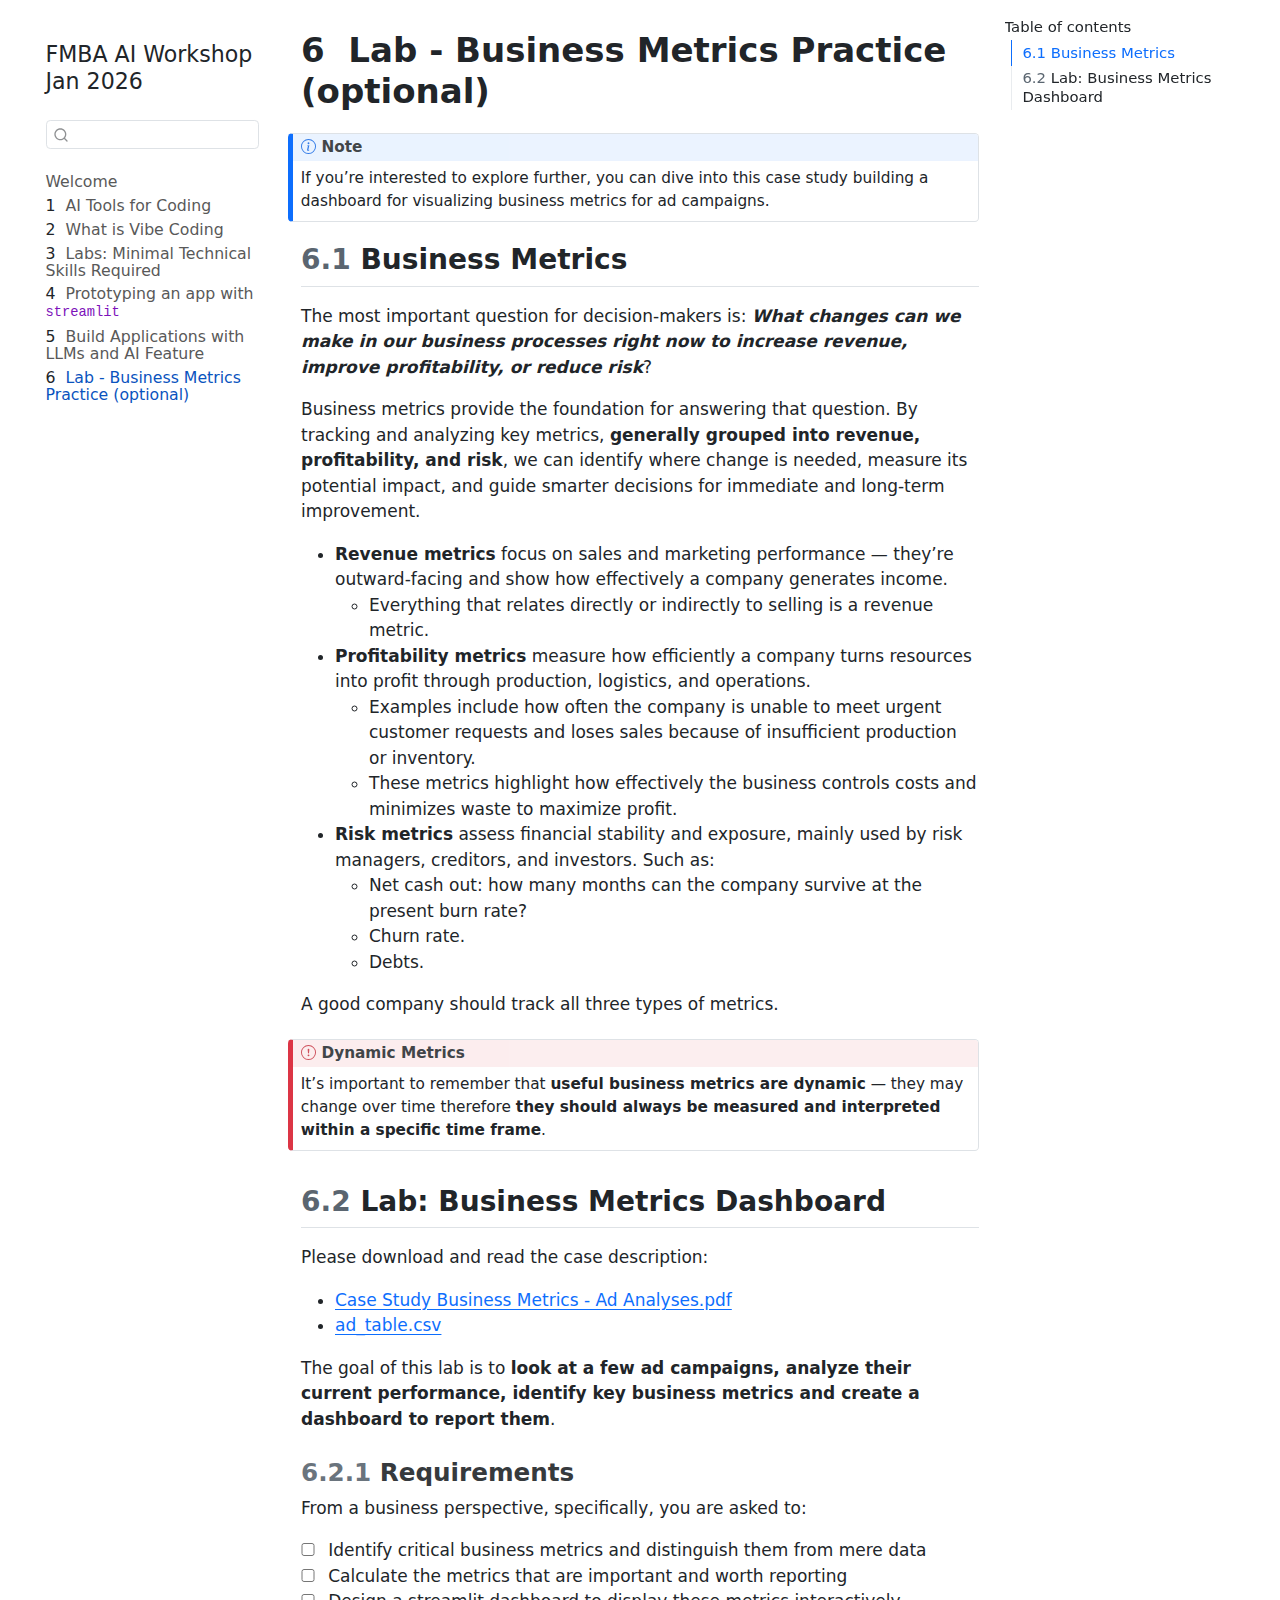
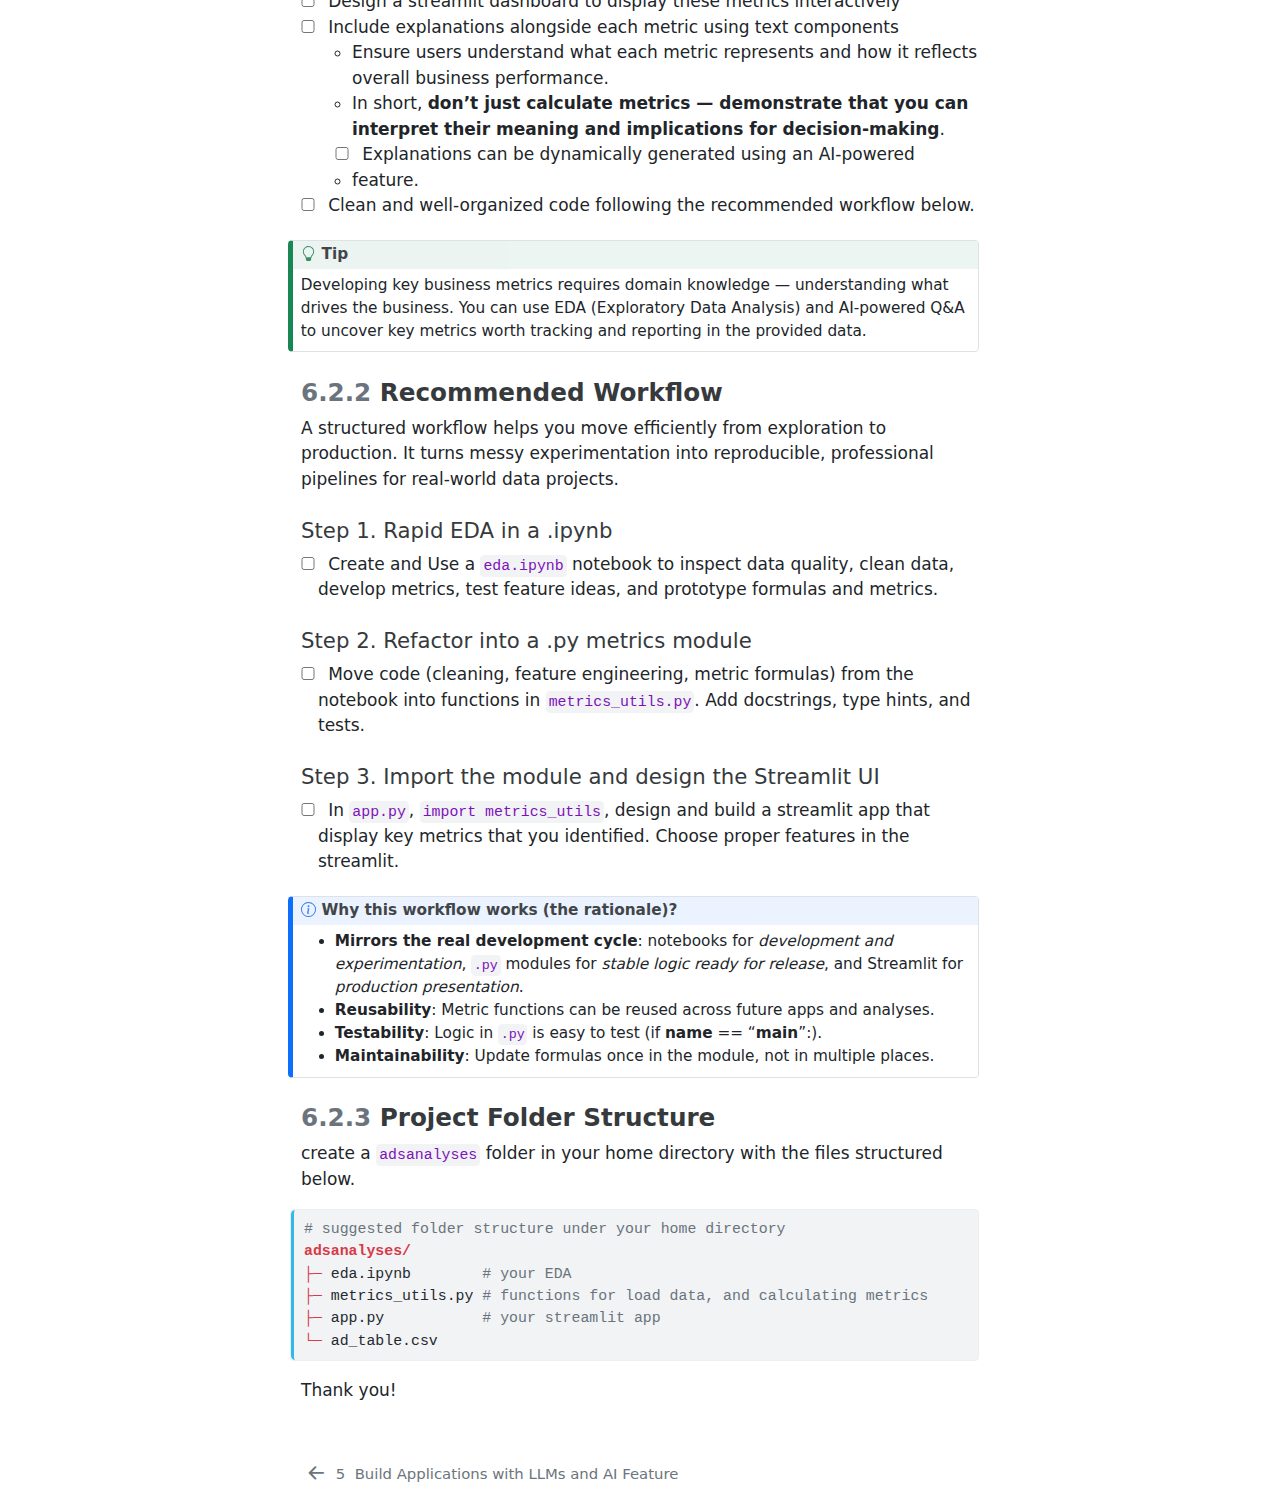
<file: docs/chapter5.html>
<!DOCTYPE html>
<html xmlns="http://www.w3.org/1999/xhtml" lang="en" xml:lang="en"><head>

<meta charset="utf-8">
<meta name="generator" content="quarto-1.8.25">

<meta name="viewport" content="width=device-width, initial-scale=1.0, user-scalable=yes">


<title>6&nbsp; Lab - Business Metrics Practice (optional) – FMBA AI Workshop Jan 2026</title>
<style>
code{white-space: pre-wrap;}
span.smallcaps{font-variant: small-caps;}
div.columns{display: flex; gap: min(4vw, 1.5em);}
div.column{flex: auto; overflow-x: auto;}
div.hanging-indent{margin-left: 1.5em; text-indent: -1.5em;}
ul.task-list{list-style: none;}
ul.task-list li input[type="checkbox"] {
  width: 0.8em;
  margin: 0 0.8em 0.2em -1em; /* quarto-specific, see https://github.com/quarto-dev/quarto-cli/issues/4556 */ 
  vertical-align: middle;
}
/* CSS for syntax highlighting */
html { -webkit-text-size-adjust: 100%; }
pre > code.sourceCode { white-space: pre; position: relative; }
pre > code.sourceCode > span { display: inline-block; line-height: 1.25; }
pre > code.sourceCode > span:empty { height: 1.2em; }
.sourceCode { overflow: visible; }
code.sourceCode > span { color: inherit; text-decoration: inherit; }
div.sourceCode { margin: 1em 0; }
pre.sourceCode { margin: 0; }
@media screen {
div.sourceCode { overflow: auto; }
}
@media print {
pre > code.sourceCode { white-space: pre-wrap; }
pre > code.sourceCode > span { text-indent: -5em; padding-left: 5em; }
}
pre.numberSource code
  { counter-reset: source-line 0; }
pre.numberSource code > span
  { position: relative; left: -4em; counter-increment: source-line; }
pre.numberSource code > span > a:first-child::before
  { content: counter(source-line);
    position: relative; left: -1em; text-align: right; vertical-align: baseline;
    border: none; display: inline-block;
    -webkit-touch-callout: none; -webkit-user-select: none;
    -khtml-user-select: none; -moz-user-select: none;
    -ms-user-select: none; user-select: none;
    padding: 0 4px; width: 4em;
  }
pre.numberSource { margin-left: 3em;  padding-left: 4px; }
div.sourceCode
  {   }
@media screen {
pre > code.sourceCode > span > a:first-child::before { text-decoration: underline; }
}
</style>


<script src="site_libs/quarto-nav/quarto-nav.js"></script>
<script src="site_libs/quarto-nav/headroom.min.js"></script>
<script src="site_libs/clipboard/clipboard.min.js"></script>
<script src="site_libs/quarto-search/autocomplete.umd.js"></script>
<script src="site_libs/quarto-search/fuse.min.js"></script>
<script src="site_libs/quarto-search/quarto-search.js"></script>
<meta name="quarto:offset" content="./">
<link href="./chapter4.html" rel="prev">
<script src="site_libs/quarto-html/quarto.js" type="module"></script>
<script src="site_libs/quarto-html/tabsets/tabsets.js" type="module"></script>
<script src="site_libs/quarto-html/axe/axe-check.js" type="module"></script>
<script src="site_libs/quarto-html/popper.min.js"></script>
<script src="site_libs/quarto-html/tippy.umd.min.js"></script>
<script src="site_libs/quarto-html/anchor.min.js"></script>
<link href="site_libs/quarto-html/tippy.css" rel="stylesheet">
<link href="site_libs/quarto-html/quarto-syntax-highlighting-065a5179aebd64318d7ea99d77b64a9e.css" rel="stylesheet" id="quarto-text-highlighting-styles">
<script src="site_libs/bootstrap/bootstrap.min.js"></script>
<link href="site_libs/bootstrap/bootstrap-icons.css" rel="stylesheet">
<link href="site_libs/bootstrap/bootstrap-389dc5fa432510b2a365d7aa80defd6f.min.css" rel="stylesheet" append-hash="true" id="quarto-bootstrap" data-mode="light">
<script id="quarto-search-options" type="application/json">{
  "location": "sidebar",
  "copy-button": false,
  "collapse-after": 3,
  "panel-placement": "start",
  "type": "textbox",
  "limit": 50,
  "keyboard-shortcut": [
    "f",
    "/",
    "s"
  ],
  "show-item-context": false,
  "language": {
    "search-no-results-text": "No results",
    "search-matching-documents-text": "matching documents",
    "search-copy-link-title": "Copy link to search",
    "search-hide-matches-text": "Hide additional matches",
    "search-more-match-text": "more match in this document",
    "search-more-matches-text": "more matches in this document",
    "search-clear-button-title": "Clear",
    "search-text-placeholder": "",
    "search-detached-cancel-button-title": "Cancel",
    "search-submit-button-title": "Submit",
    "search-label": "Search"
  }
}</script>


</head>

<body class="nav-sidebar floating quarto-light">

<div id="quarto-search-results"></div>
  <header id="quarto-header" class="headroom fixed-top">
  <nav class="quarto-secondary-nav">
    <div class="container-fluid d-flex">
      <button type="button" class="quarto-btn-toggle btn" data-bs-toggle="collapse" role="button" data-bs-target=".quarto-sidebar-collapse-item" aria-controls="quarto-sidebar" aria-expanded="false" aria-label="Toggle sidebar navigation" onclick="if (window.quartoToggleHeadroom) { window.quartoToggleHeadroom(); }">
        <i class="bi bi-layout-text-sidebar-reverse"></i>
      </button>
        <nav class="quarto-page-breadcrumbs" aria-label="breadcrumb"><ol class="breadcrumb"><li class="breadcrumb-item"><a href="./chapter5.html"><span class="chapter-number">6</span>&nbsp; <span class="chapter-title">Lab - Business Metrics Practice (optional)</span></a></li></ol></nav>
        <a class="flex-grow-1" role="navigation" data-bs-toggle="collapse" data-bs-target=".quarto-sidebar-collapse-item" aria-controls="quarto-sidebar" aria-expanded="false" aria-label="Toggle sidebar navigation" onclick="if (window.quartoToggleHeadroom) { window.quartoToggleHeadroom(); }">      
        </a>
      <button type="button" class="btn quarto-search-button" aria-label="Search" onclick="window.quartoOpenSearch();">
        <i class="bi bi-search"></i>
      </button>
    </div>
  </nav>
</header>
<!-- content -->
<div id="quarto-content" class="quarto-container page-columns page-rows-contents page-layout-article">
<!-- sidebar -->
  <nav id="quarto-sidebar" class="sidebar collapse collapse-horizontal quarto-sidebar-collapse-item sidebar-navigation floating overflow-auto">
    <div class="pt-lg-2 mt-2 text-left sidebar-header sidebar-header-stacked">
      <a href="./index.html" class="sidebar-logo-link">
      </a>
    <div class="sidebar-title mb-0 py-0">
      <a href="./">FMBA AI Workshop Jan 2026</a> 
    </div>
      </div>
        <div class="mt-2 flex-shrink-0 align-items-center">
        <div class="sidebar-search">
        <div id="quarto-search" class="" title="Search"></div>
        </div>
        </div>
    <div class="sidebar-menu-container"> 
    <ul class="list-unstyled mt-1">
        <li class="sidebar-item">
  <div class="sidebar-item-container"> 
  <a href="./index.html" class="sidebar-item-text sidebar-link">
 <span class="menu-text">Welcome</span></a>
  </div>
</li>
        <li class="sidebar-item">
  <div class="sidebar-item-container"> 
  <a href="./chapter0.html" class="sidebar-item-text sidebar-link">
 <span class="menu-text"><span class="chapter-number">1</span>&nbsp; <span class="chapter-title">AI Tools for Coding</span></span></a>
  </div>
</li>
        <li class="sidebar-item">
  <div class="sidebar-item-container"> 
  <a href="./chapter1.html" class="sidebar-item-text sidebar-link">
 <span class="menu-text"><span class="chapter-number">2</span>&nbsp; <span class="chapter-title">What is Vibe Coding</span></span></a>
  </div>
</li>
        <li class="sidebar-item">
  <div class="sidebar-item-container"> 
  <a href="./chapter2.html" class="sidebar-item-text sidebar-link">
 <span class="menu-text"><span class="chapter-number">3</span>&nbsp; <span class="chapter-title">Labs: Minimal Technical Skills Required</span></span></a>
  </div>
</li>
        <li class="sidebar-item">
  <div class="sidebar-item-container"> 
  <a href="./chapter3.html" class="sidebar-item-text sidebar-link">
 <span class="menu-text"><span class="chapter-number">4</span>&nbsp; <span class="chapter-title">Prototyping an app with <code>streamlit</code></span></span></a>
  </div>
</li>
        <li class="sidebar-item">
  <div class="sidebar-item-container"> 
  <a href="./chapter4.html" class="sidebar-item-text sidebar-link">
 <span class="menu-text"><span class="chapter-number">5</span>&nbsp; <span class="chapter-title">Build Applications with LLMs and AI Feature</span></span></a>
  </div>
</li>
        <li class="sidebar-item">
  <div class="sidebar-item-container"> 
  <a href="./chapter5.html" class="sidebar-item-text sidebar-link active">
 <span class="menu-text"><span class="chapter-number">6</span>&nbsp; <span class="chapter-title">Lab - Business Metrics Practice (optional)</span></span></a>
  </div>
</li>
    </ul>
    </div>
</nav>
<div id="quarto-sidebar-glass" class="quarto-sidebar-collapse-item" data-bs-toggle="collapse" data-bs-target=".quarto-sidebar-collapse-item"></div>
<!-- margin-sidebar -->
    <div id="quarto-margin-sidebar" class="sidebar margin-sidebar">
        <nav id="TOC" role="doc-toc" class="toc-active">
    <h2 id="toc-title">Table of contents</h2>
   
  <ul>
  <li><a href="#business-metrics" id="toc-business-metrics" class="nav-link active" data-scroll-target="#business-metrics"><span class="header-section-number">6.1</span> Business Metrics</a></li>
  <li><a href="#lab-business-metrics-dashboard" id="toc-lab-business-metrics-dashboard" class="nav-link" data-scroll-target="#lab-business-metrics-dashboard"><span class="header-section-number">6.2</span> Lab: Business Metrics Dashboard</a>
  <ul class="collapse">
  <li><a href="#requirements" id="toc-requirements" class="nav-link" data-scroll-target="#requirements"><span class="header-section-number">6.2.1</span> Requirements</a></li>
  <li><a href="#recommended-workflow" id="toc-recommended-workflow" class="nav-link" data-scroll-target="#recommended-workflow"><span class="header-section-number">6.2.2</span> Recommended Workflow</a></li>
  <li><a href="#project-folder-structure" id="toc-project-folder-structure" class="nav-link" data-scroll-target="#project-folder-structure"><span class="header-section-number">6.2.3</span> Project Folder Structure</a></li>
  </ul></li>
  </ul>
</nav>
    </div>
<!-- main -->
<main class="content" id="quarto-document-content">

<header id="title-block-header" class="quarto-title-block default">
<div class="quarto-title">
<h1 class="title"><span class="chapter-number">6</span>&nbsp; <span class="chapter-title">Lab - Business Metrics Practice (optional)</span></h1>
</div>



<div class="quarto-title-meta">

    
  
    
  </div>
  


</header>


<div class="callout callout-style-default callout-note callout-titled">
<div class="callout-header d-flex align-content-center">
<div class="callout-icon-container">
<i class="callout-icon"></i>
</div>
<div class="callout-title-container flex-fill">
Note
</div>
</div>
<div class="callout-body-container callout-body">
<p>If you’re interested to explore further, you can dive into this case study building a dashboard for visualizing business metrics for ad campaigns.</p>
</div>
</div>
<section id="business-metrics" class="level2" data-number="6.1">
<h2 data-number="6.1" class="anchored" data-anchor-id="business-metrics"><span class="header-section-number">6.1</span> Business Metrics</h2>
<p>The most important question for decision-makers is: <strong><em>What changes can we make in our business processes right now to increase revenue, improve profitability, or reduce risk</em></strong>?</p>
<p>Business metrics provide the foundation for answering that question. By tracking and analyzing key metrics, <strong>generally grouped into revenue, profitability, and risk</strong>, we can identify where change is needed, measure its potential impact, and guide smarter decisions for immediate and long-term improvement.</p>
<ul>
<li><strong>Revenue metrics</strong> focus on sales and marketing performance — they’re outward-facing and show how effectively a company generates income.
<ul>
<li>Everything that relates directly or indirectly to selling is a revenue metric.</li>
</ul></li>
<li><strong>Profitability metrics</strong> measure how efficiently a company turns resources into profit through production, logistics, and operations.
<ul>
<li>Examples include how often the company is unable to meet urgent customer requests and loses sales because of insufficient production or inventory.</li>
<li>These metrics highlight how effectively the business controls costs and minimizes waste to maximize profit.</li>
</ul></li>
<li><strong>Risk metrics</strong> assess financial stability and exposure, mainly used by risk managers, creditors, and investors. Such as:
<ul>
<li>Net cash out: how many months can the company survive at the present burn rate?<br>
</li>
<li>Churn rate.</li>
<li>Debts.</li>
</ul></li>
</ul>
<p>A good company should track all three types of metrics.</p>
<div class="callout callout-style-default callout-important callout-titled">
<div class="callout-header d-flex align-content-center">
<div class="callout-icon-container">
<i class="callout-icon"></i>
</div>
<div class="callout-title-container flex-fill">
<span class="screen-reader-only">Important</span>Dynamic Metrics
</div>
</div>
<div class="callout-body-container callout-body">
<p>It’s important to remember that <strong>useful business metrics are dynamic</strong> — they may change over time therefore <strong>they should always be measured and interpreted within a specific time frame</strong>.</p>
</div>
</div>
</section>
<section id="lab-business-metrics-dashboard" class="level2" data-number="6.2">
<h2 data-number="6.2" class="anchored" data-anchor-id="lab-business-metrics-dashboard"><span class="header-section-number">6.2</span> Lab: Business Metrics Dashboard</h2>
<p>Please download and read the case description:</p>
<ul>
<li><a href="https://github.com/tianyuan09/fmbaaiworkshop26spring/blob/main/downloads/Case%20Study%20Business%20Metrics%20-%20Ad%20Analyses.pdf">Case Study Business Metrics - Ad Analyses.pdf</a></li>
<li><a href="https://github.com/tianyuan09/fmbaaiworkshop26spring/blob/main/downloads/ad_table.csv">ad_table.csv</a></li>
</ul>
<p>The goal of this lab is to <strong>look at a few ad campaigns, analyze their current performance, identify key business metrics and create a dashboard to report them</strong>.</p>
<section id="requirements" class="level3" data-number="6.2.1">
<h3 data-number="6.2.1" class="anchored" data-anchor-id="requirements"><span class="header-section-number">6.2.1</span> Requirements</h3>
<p>From a business perspective, specifically, you are asked to:</p>
<ul class="task-list">
<li><label><input type="checkbox">Identify critical business metrics and distinguish them from mere data</label></li>
<li><label><input type="checkbox">Calculate the metrics that are important and worth reporting</label></li>
<li><label><input type="checkbox">Design a streamlit dashboard to display these metrics interactively</label></li>
<li><label><input type="checkbox">Include explanations alongside each metric using text components</label>
<ul>
<li>Ensure users understand what each metric represents and how it reflects overall business performance.</li>
<li>In short, <strong>don’t just calculate metrics — demonstrate that you can interpret their meaning and implications for decision-making</strong>.</li>
<li><label><input type="checkbox">Explanations can be dynamically generated using an AI-powered feature.</label></li>
</ul></li>
<li><label><input type="checkbox">Clean and well-organized code following the recommended workflow below.</label></li>
</ul>
<div class="callout callout-style-default callout-tip callout-titled">
<div class="callout-header d-flex align-content-center">
<div class="callout-icon-container">
<i class="callout-icon"></i>
</div>
<div class="callout-title-container flex-fill">
Tip
</div>
</div>
<div class="callout-body-container callout-body">
<p>Developing key business metrics requires domain knowledge — understanding what drives the business. You can use EDA (Exploratory Data Analysis) and AI-powered Q&amp;A to uncover key metrics worth tracking and reporting in the provided data.</p>
</div>
</div>
</section>
<section id="recommended-workflow" class="level3" data-number="6.2.2">
<h3 data-number="6.2.2" class="anchored" data-anchor-id="recommended-workflow"><span class="header-section-number">6.2.2</span> Recommended Workflow</h3>
<p>A structured workflow helps you move efficiently from exploration to production. It turns messy experimentation into reproducible, professional pipelines for real-world data projects.</p>
<section id="step-1.-rapid-eda-in-a-.ipynb" class="level4 unnumbered">
<h4 class="unnumbered anchored" data-anchor-id="step-1.-rapid-eda-in-a-.ipynb">Step 1. Rapid EDA in a .ipynb</h4>
<ul class="task-list">
<li><label><input type="checkbox">Create and Use a <code>eda.ipynb</code> notebook to inspect data quality, clean data, develop metrics, test feature ideas, and prototype formulas and metrics.</label></li>
</ul>
</section>
<section id="step-2.-refactor-into-a-.py-metrics-module" class="level4 unnumbered">
<h4 class="unnumbered anchored" data-anchor-id="step-2.-refactor-into-a-.py-metrics-module">Step 2. Refactor into a .py metrics module</h4>
<ul class="task-list">
<li><label><input type="checkbox">Move code (cleaning, feature engineering, metric formulas) from the notebook into functions in <code>metrics_utils.py</code>. Add docstrings, type hints, and tests.</label></li>
</ul>
</section>
<section id="step-3.-import-the-module-and-design-the-streamlit-ui" class="level4 unnumbered">
<h4 class="unnumbered anchored" data-anchor-id="step-3.-import-the-module-and-design-the-streamlit-ui">Step 3. Import the module and design the Streamlit UI</h4>
<ul class="task-list">
<li><label><input type="checkbox">In <code>app.py</code>, <code>import metrics_utils</code>, design and build a streamlit app that display key metrics that you identified. Choose proper features in the streamlit.</label></li>
</ul>
<div class="callout callout-style-default callout-note callout-titled">
<div class="callout-header d-flex align-content-center">
<div class="callout-icon-container">
<i class="callout-icon"></i>
</div>
<div class="callout-title-container flex-fill">
<span class="screen-reader-only">Note</span>Why this workflow works (the rationale)?
</div>
</div>
<div class="callout-body-container callout-body">
<ul>
<li><strong>Mirrors the real development cycle</strong>: notebooks for <em>development and experimentation</em>, <code>.py</code> modules for <em>stable logic ready for release</em>, and Streamlit for <em>production presentation</em>.</li>
<li><strong>Reusability</strong>: Metric functions can be reused across future apps and analyses.</li>
<li><strong>Testability</strong>: Logic in <code>.py</code> is easy to test (if <strong>name</strong> == “<strong>main</strong>”:).</li>
<li><strong>Maintainability</strong>: Update formulas once in the module, not in multiple places.</li>
</ul>
</div>
</div>
</section>
</section>
<section id="project-folder-structure" class="level3" data-number="6.2.3">
<h3 data-number="6.2.3" class="anchored" data-anchor-id="project-folder-structure"><span class="header-section-number">6.2.3</span> Project Folder Structure</h3>
<p>create a <code>adsanalyses</code> folder in your home directory with the files structured below.</p>
<div class="code-copy-outer-scaffold"><div class="sourceCode" id="cb1"><pre class="sourceCode bash code-with-copy"><code class="sourceCode bash"><span id="cb1-1"><a href="#cb1-1" aria-hidden="true" tabindex="-1"></a><span class="co"># suggested folder structure under your home directory</span></span>
<span id="cb1-2"><a href="#cb1-2" aria-hidden="true" tabindex="-1"></a><span class="ex">adsanalyses/</span></span>
<span id="cb1-3"><a href="#cb1-3" aria-hidden="true" tabindex="-1"></a><span class="ex">├─</span> eda.ipynb        <span class="co"># your EDA</span></span>
<span id="cb1-4"><a href="#cb1-4" aria-hidden="true" tabindex="-1"></a><span class="ex">├─</span> metrics_utils.py <span class="co"># functions for load data, and calculating metrics</span></span>
<span id="cb1-5"><a href="#cb1-5" aria-hidden="true" tabindex="-1"></a><span class="ex">├─</span> app.py           <span class="co"># your streamlit app</span></span>
<span id="cb1-6"><a href="#cb1-6" aria-hidden="true" tabindex="-1"></a><span class="ex">└─</span> ad_table.csv</span></code></pre></div><button title="Copy to Clipboard" class="code-copy-button"><i class="bi"></i></button></div>
<p>Thank you!</p>


</section>
</section>

</main> <!-- /main -->
<script id="quarto-html-after-body" type="application/javascript">
  window.document.addEventListener("DOMContentLoaded", function (event) {
    const icon = "";
    const anchorJS = new window.AnchorJS();
    anchorJS.options = {
      placement: 'right',
      icon: icon
    };
    anchorJS.add('.anchored');
    const isCodeAnnotation = (el) => {
      for (const clz of el.classList) {
        if (clz.startsWith('code-annotation-')) {                     
          return true;
        }
      }
      return false;
    }
    const onCopySuccess = function(e) {
      // button target
      const button = e.trigger;
      // don't keep focus
      button.blur();
      // flash "checked"
      button.classList.add('code-copy-button-checked');
      var currentTitle = button.getAttribute("title");
      button.setAttribute("title", "Copied!");
      let tooltip;
      if (window.bootstrap) {
        button.setAttribute("data-bs-toggle", "tooltip");
        button.setAttribute("data-bs-placement", "left");
        button.setAttribute("data-bs-title", "Copied!");
        tooltip = new bootstrap.Tooltip(button, 
          { trigger: "manual", 
            customClass: "code-copy-button-tooltip",
            offset: [0, -8]});
        tooltip.show();    
      }
      setTimeout(function() {
        if (tooltip) {
          tooltip.hide();
          button.removeAttribute("data-bs-title");
          button.removeAttribute("data-bs-toggle");
          button.removeAttribute("data-bs-placement");
        }
        button.setAttribute("title", currentTitle);
        button.classList.remove('code-copy-button-checked');
      }, 1000);
      // clear code selection
      e.clearSelection();
    }
    const getTextToCopy = function(trigger) {
      const outerScaffold = trigger.parentElement.cloneNode(true);
      const codeEl = outerScaffold.querySelector('code');
      for (const childEl of codeEl.children) {
        if (isCodeAnnotation(childEl)) {
          childEl.remove();
        }
      }
      return codeEl.innerText;
    }
    const clipboard = new window.ClipboardJS('.code-copy-button:not([data-in-quarto-modal])', {
      text: getTextToCopy
    });
    clipboard.on('success', onCopySuccess);
    if (window.document.getElementById('quarto-embedded-source-code-modal')) {
      const clipboardModal = new window.ClipboardJS('.code-copy-button[data-in-quarto-modal]', {
        text: getTextToCopy,
        container: window.document.getElementById('quarto-embedded-source-code-modal')
      });
      clipboardModal.on('success', onCopySuccess);
    }
      var localhostRegex = new RegExp(/^(?:http|https):\/\/localhost\:?[0-9]*\//);
      var mailtoRegex = new RegExp(/^mailto:/);
        var filterRegex = new RegExp('/' + window.location.host + '/');
      var isInternal = (href) => {
          return filterRegex.test(href) || localhostRegex.test(href) || mailtoRegex.test(href);
      }
      // Inspect non-navigation links and adorn them if external
     var links = window.document.querySelectorAll('a[href]:not(.nav-link):not(.navbar-brand):not(.toc-action):not(.sidebar-link):not(.sidebar-item-toggle):not(.pagination-link):not(.no-external):not([aria-hidden]):not(.dropdown-item):not(.quarto-navigation-tool):not(.about-link)');
      for (var i=0; i<links.length; i++) {
        const link = links[i];
        if (!isInternal(link.href)) {
          // undo the damage that might have been done by quarto-nav.js in the case of
          // links that we want to consider external
          if (link.dataset.originalHref !== undefined) {
            link.href = link.dataset.originalHref;
          }
        }
      }
    function tippyHover(el, contentFn, onTriggerFn, onUntriggerFn) {
      const config = {
        allowHTML: true,
        maxWidth: 500,
        delay: 100,
        arrow: false,
        appendTo: function(el) {
            return el.parentElement;
        },
        interactive: true,
        interactiveBorder: 10,
        theme: 'quarto',
        placement: 'bottom-start',
      };
      if (contentFn) {
        config.content = contentFn;
      }
      if (onTriggerFn) {
        config.onTrigger = onTriggerFn;
      }
      if (onUntriggerFn) {
        config.onUntrigger = onUntriggerFn;
      }
      window.tippy(el, config); 
    }
    const noterefs = window.document.querySelectorAll('a[role="doc-noteref"]');
    for (var i=0; i<noterefs.length; i++) {
      const ref = noterefs[i];
      tippyHover(ref, function() {
        // use id or data attribute instead here
        let href = ref.getAttribute('data-footnote-href') || ref.getAttribute('href');
        try { href = new URL(href).hash; } catch {}
        const id = href.replace(/^#\/?/, "");
        const note = window.document.getElementById(id);
        if (note) {
          return note.innerHTML;
        } else {
          return "";
        }
      });
    }
    const xrefs = window.document.querySelectorAll('a.quarto-xref');
    const processXRef = (id, note) => {
      // Strip column container classes
      const stripColumnClz = (el) => {
        el.classList.remove("page-full", "page-columns");
        if (el.children) {
          for (const child of el.children) {
            stripColumnClz(child);
          }
        }
      }
      stripColumnClz(note)
      if (id === null || id.startsWith('sec-')) {
        // Special case sections, only their first couple elements
        const container = document.createElement("div");
        if (note.children && note.children.length > 2) {
          container.appendChild(note.children[0].cloneNode(true));
          for (let i = 1; i < note.children.length; i++) {
            const child = note.children[i];
            if (child.tagName === "P" && child.innerText === "") {
              continue;
            } else {
              container.appendChild(child.cloneNode(true));
              break;
            }
          }
          if (window.Quarto?.typesetMath) {
            window.Quarto.typesetMath(container);
          }
          return container.innerHTML
        } else {
          if (window.Quarto?.typesetMath) {
            window.Quarto.typesetMath(note);
          }
          return note.innerHTML;
        }
      } else {
        // Remove any anchor links if they are present
        const anchorLink = note.querySelector('a.anchorjs-link');
        if (anchorLink) {
          anchorLink.remove();
        }
        if (window.Quarto?.typesetMath) {
          window.Quarto.typesetMath(note);
        }
        if (note.classList.contains("callout")) {
          return note.outerHTML;
        } else {
          return note.innerHTML;
        }
      }
    }
    for (var i=0; i<xrefs.length; i++) {
      const xref = xrefs[i];
      tippyHover(xref, undefined, function(instance) {
        instance.disable();
        let url = xref.getAttribute('href');
        let hash = undefined; 
        if (url.startsWith('#')) {
          hash = url;
        } else {
          try { hash = new URL(url).hash; } catch {}
        }
        if (hash) {
          const id = hash.replace(/^#\/?/, "");
          const note = window.document.getElementById(id);
          if (note !== null) {
            try {
              const html = processXRef(id, note.cloneNode(true));
              instance.setContent(html);
            } finally {
              instance.enable();
              instance.show();
            }
          } else {
            // See if we can fetch this
            fetch(url.split('#')[0])
            .then(res => res.text())
            .then(html => {
              const parser = new DOMParser();
              const htmlDoc = parser.parseFromString(html, "text/html");
              const note = htmlDoc.getElementById(id);
              if (note !== null) {
                const html = processXRef(id, note);
                instance.setContent(html);
              } 
            }).finally(() => {
              instance.enable();
              instance.show();
            });
          }
        } else {
          // See if we can fetch a full url (with no hash to target)
          // This is a special case and we should probably do some content thinning / targeting
          fetch(url)
          .then(res => res.text())
          .then(html => {
            const parser = new DOMParser();
            const htmlDoc = parser.parseFromString(html, "text/html");
            const note = htmlDoc.querySelector('main.content');
            if (note !== null) {
              // This should only happen for chapter cross references
              // (since there is no id in the URL)
              // remove the first header
              if (note.children.length > 0 && note.children[0].tagName === "HEADER") {
                note.children[0].remove();
              }
              const html = processXRef(null, note);
              instance.setContent(html);
            } 
          }).finally(() => {
            instance.enable();
            instance.show();
          });
        }
      }, function(instance) {
      });
    }
        let selectedAnnoteEl;
        const selectorForAnnotation = ( cell, annotation) => {
          let cellAttr = 'data-code-cell="' + cell + '"';
          let lineAttr = 'data-code-annotation="' +  annotation + '"';
          const selector = 'span[' + cellAttr + '][' + lineAttr + ']';
          return selector;
        }
        const selectCodeLines = (annoteEl) => {
          const doc = window.document;
          const targetCell = annoteEl.getAttribute("data-target-cell");
          const targetAnnotation = annoteEl.getAttribute("data-target-annotation");
          const annoteSpan = window.document.querySelector(selectorForAnnotation(targetCell, targetAnnotation));
          const lines = annoteSpan.getAttribute("data-code-lines").split(",");
          const lineIds = lines.map((line) => {
            return targetCell + "-" + line;
          })
          let top = null;
          let height = null;
          let parent = null;
          if (lineIds.length > 0) {
              //compute the position of the single el (top and bottom and make a div)
              const el = window.document.getElementById(lineIds[0]);
              top = el.offsetTop;
              height = el.offsetHeight;
              parent = el.parentElement.parentElement;
            if (lineIds.length > 1) {
              const lastEl = window.document.getElementById(lineIds[lineIds.length - 1]);
              const bottom = lastEl.offsetTop + lastEl.offsetHeight;
              height = bottom - top;
            }
            if (top !== null && height !== null && parent !== null) {
              // cook up a div (if necessary) and position it 
              let div = window.document.getElementById("code-annotation-line-highlight");
              if (div === null) {
                div = window.document.createElement("div");
                div.setAttribute("id", "code-annotation-line-highlight");
                div.style.position = 'absolute';
                parent.appendChild(div);
              }
              div.style.top = top - 2 + "px";
              div.style.height = height + 4 + "px";
              div.style.left = 0;
              let gutterDiv = window.document.getElementById("code-annotation-line-highlight-gutter");
              if (gutterDiv === null) {
                gutterDiv = window.document.createElement("div");
                gutterDiv.setAttribute("id", "code-annotation-line-highlight-gutter");
                gutterDiv.style.position = 'absolute';
                const codeCell = window.document.getElementById(targetCell);
                const gutter = codeCell.querySelector('.code-annotation-gutter');
                gutter.appendChild(gutterDiv);
              }
              gutterDiv.style.top = top - 2 + "px";
              gutterDiv.style.height = height + 4 + "px";
            }
            selectedAnnoteEl = annoteEl;
          }
        };
        const unselectCodeLines = () => {
          const elementsIds = ["code-annotation-line-highlight", "code-annotation-line-highlight-gutter"];
          elementsIds.forEach((elId) => {
            const div = window.document.getElementById(elId);
            if (div) {
              div.remove();
            }
          });
          selectedAnnoteEl = undefined;
        };
          // Handle positioning of the toggle
      window.addEventListener(
        "resize",
        throttle(() => {
          elRect = undefined;
          if (selectedAnnoteEl) {
            selectCodeLines(selectedAnnoteEl);
          }
        }, 10)
      );
      function throttle(fn, ms) {
      let throttle = false;
      let timer;
        return (...args) => {
          if(!throttle) { // first call gets through
              fn.apply(this, args);
              throttle = true;
          } else { // all the others get throttled
              if(timer) clearTimeout(timer); // cancel #2
              timer = setTimeout(() => {
                fn.apply(this, args);
                timer = throttle = false;
              }, ms);
          }
        };
      }
        // Attach click handler to the DT
        const annoteDls = window.document.querySelectorAll('dt[data-target-cell]');
        for (const annoteDlNode of annoteDls) {
          annoteDlNode.addEventListener('click', (event) => {
            const clickedEl = event.target;
            if (clickedEl !== selectedAnnoteEl) {
              unselectCodeLines();
              const activeEl = window.document.querySelector('dt[data-target-cell].code-annotation-active');
              if (activeEl) {
                activeEl.classList.remove('code-annotation-active');
              }
              selectCodeLines(clickedEl);
              clickedEl.classList.add('code-annotation-active');
            } else {
              // Unselect the line
              unselectCodeLines();
              clickedEl.classList.remove('code-annotation-active');
            }
          });
        }
    const findCites = (el) => {
      const parentEl = el.parentElement;
      if (parentEl) {
        const cites = parentEl.dataset.cites;
        if (cites) {
          return {
            el,
            cites: cites.split(' ')
          };
        } else {
          return findCites(el.parentElement)
        }
      } else {
        return undefined;
      }
    };
    var bibliorefs = window.document.querySelectorAll('a[role="doc-biblioref"]');
    for (var i=0; i<bibliorefs.length; i++) {
      const ref = bibliorefs[i];
      const citeInfo = findCites(ref);
      if (citeInfo) {
        tippyHover(citeInfo.el, function() {
          var popup = window.document.createElement('div');
          citeInfo.cites.forEach(function(cite) {
            var citeDiv = window.document.createElement('div');
            citeDiv.classList.add('hanging-indent');
            citeDiv.classList.add('csl-entry');
            var biblioDiv = window.document.getElementById('ref-' + cite);
            if (biblioDiv) {
              citeDiv.innerHTML = biblioDiv.innerHTML;
            }
            popup.appendChild(citeDiv);
          });
          return popup.innerHTML;
        });
      }
    }
  });
  </script>
<nav class="page-navigation">
  <div class="nav-page nav-page-previous">
      <a href="./chapter4.html" class="pagination-link" aria-label="Build Applications with LLMs and AI Feature">
        <i class="bi bi-arrow-left-short"></i> <span class="nav-page-text"><span class="chapter-number">5</span>&nbsp; <span class="chapter-title">Build Applications with LLMs and AI Feature</span></span>
      </a>          
  </div>
  <div class="nav-page nav-page-next">
  </div>
</nav>
</div> <!-- /content -->




</body></html>
</file>
<file: site_libs/quarto-html/tippy.css>
.tippy-box[data-animation=fade][data-state=hidden]{opacity:0}[data-tippy-root]{max-width:calc(100vw - 10px)}.tippy-box{position:relative;background-color:#333;color:#fff;border-radius:4px;font-size:14px;line-height:1.4;white-space:normal;outline:0;transition-property:transform,visibility,opacity}.tippy-box[data-placement^=top]>.tippy-arrow{bottom:0}.tippy-box[data-placement^=top]>.tippy-arrow:before{bottom:-7px;left:0;border-width:8px 8px 0;border-top-color:initial;transform-origin:center top}.tippy-box[data-placement^=bottom]>.tippy-arrow{top:0}.tippy-box[data-placement^=bottom]>.tippy-arrow:before{top:-7px;left:0;border-width:0 8px 8px;border-bottom-color:initial;transform-origin:center bottom}.tippy-box[data-placement^=left]>.tippy-arrow{right:0}.tippy-box[data-placement^=left]>.tippy-arrow:before{border-width:8px 0 8px 8px;border-left-color:initial;right:-7px;transform-origin:center left}.tippy-box[data-placement^=right]>.tippy-arrow{left:0}.tippy-box[data-placement^=right]>.tippy-arrow:before{left:-7px;border-width:8px 8px 8px 0;border-right-color:initial;transform-origin:center right}.tippy-box[data-inertia][data-state=visible]{transition-timing-function:cubic-bezier(.54,1.5,.38,1.11)}.tippy-arrow{width:16px;height:16px;color:#333}.tippy-arrow:before{content:"";position:absolute;border-color:transparent;border-style:solid}.tippy-content{position:relative;padding:5px 9px;z-index:1}
</file>
<file: site_libs/quarto-html/quarto-syntax-highlighting-587c61ba64f3a5504c4d52d930310e48.css>
/* quarto syntax highlight colors */
:root {
  --quarto-hl-ot-color: #003B4F;
  --quarto-hl-at-color: #657422;
  --quarto-hl-ss-color: #20794D;
  --quarto-hl-an-color: #5E5E5E;
  --quarto-hl-fu-color: #4758AB;
  --quarto-hl-st-color: #20794D;
  --quarto-hl-cf-color: #003B4F;
  --quarto-hl-op-color: #5E5E5E;
  --quarto-hl-er-color: #AD0000;
  --quarto-hl-bn-color: #AD0000;
  --quarto-hl-al-color: #AD0000;
  --quarto-hl-va-color: #111111;
  --quarto-hl-bu-color: inherit;
  --quarto-hl-ex-color: inherit;
  --quarto-hl-pp-color: #AD0000;
  --quarto-hl-in-color: #5E5E5E;
  --quarto-hl-vs-color: #20794D;
  --quarto-hl-wa-color: #5E5E5E;
  --quarto-hl-do-color: #5E5E5E;
  --quarto-hl-im-color: #00769E;
  --quarto-hl-ch-color: #20794D;
  --quarto-hl-dt-color: #AD0000;
  --quarto-hl-fl-color: #AD0000;
  --quarto-hl-co-color: #5E5E5E;
  --quarto-hl-cv-color: #5E5E5E;
  --quarto-hl-cn-color: #8f5902;
  --quarto-hl-sc-color: #5E5E5E;
  --quarto-hl-dv-color: #AD0000;
  --quarto-hl-kw-color: #003B4F;
}

/* other quarto variables */
:root {
  --quarto-font-monospace: SFMono-Regular, Menlo, Monaco, Consolas, "Liberation Mono", "Courier New", monospace;
}

/* syntax highlight based on Pandoc's rules */
pre > code.sourceCode > span {
  color: #003B4F;
}

code.sourceCode > span {
  color: #003B4F;
}

div.sourceCode,
div.sourceCode pre.sourceCode {
  color: #003B4F;
}

/* Normal */
code span {
  color: #003B4F;
}

/* Alert */
code span.al {
  color: #AD0000;
  font-style: inherit;
}

/* Annotation */
code span.an {
  color: #5E5E5E;
  font-style: inherit;
}

/* Attribute */
code span.at {
  color: #657422;
  font-style: inherit;
}

/* BaseN */
code span.bn {
  color: #AD0000;
  font-style: inherit;
}

/* BuiltIn */
code span.bu {
  font-style: inherit;
}

/* ControlFlow */
code span.cf {
  color: #003B4F;
  font-weight: bold;
  font-style: inherit;
}

/* Char */
code span.ch {
  color: #20794D;
  font-style: inherit;
}

/* Constant */
code span.cn {
  color: #8f5902;
  font-style: inherit;
}

/* Comment */
code span.co {
  color: #5E5E5E;
  font-style: inherit;
}

/* CommentVar */
code span.cv {
  color: #5E5E5E;
  font-style: italic;
}

/* Documentation */
code span.do {
  color: #5E5E5E;
  font-style: italic;
}

/* DataType */
code span.dt {
  color: #AD0000;
  font-style: inherit;
}

/* DecVal */
code span.dv {
  color: #AD0000;
  font-style: inherit;
}

/* Error */
code span.er {
  color: #AD0000;
  font-style: inherit;
}

/* Extension */
code span.ex {
  font-style: inherit;
}

/* Float */
code span.fl {
  color: #AD0000;
  font-style: inherit;
}

/* Function */
code span.fu {
  color: #4758AB;
  font-style: inherit;
}

/* Import */
code span.im {
  color: #00769E;
  font-style: inherit;
}

/* Information */
code span.in {
  color: #5E5E5E;
  font-style: inherit;
}

/* Keyword */
code span.kw {
  color: #003B4F;
  font-weight: bold;
  font-style: inherit;
}

/* Operator */
code span.op {
  color: #5E5E5E;
  font-style: inherit;
}

/* Other */
code span.ot {
  color: #003B4F;
  font-style: inherit;
}

/* Preprocessor */
code span.pp {
  color: #AD0000;
  font-style: inherit;
}

/* SpecialChar */
code span.sc {
  color: #5E5E5E;
  font-style: inherit;
}

/* SpecialString */
code span.ss {
  color: #20794D;
  font-style: inherit;
}

/* String */
code span.st {
  color: #20794D;
  font-style: inherit;
}

/* Variable */
code span.va {
  color: #111111;
  font-style: inherit;
}

/* VerbatimString */
code span.vs {
  color: #20794D;
  font-style: inherit;
}

/* Warning */
code span.wa {
  color: #5E5E5E;
  font-style: italic;
}

.prevent-inlining {
  content: "</";
}

/*# sourceMappingURL=2dce1cc6c82594539e1579de68416b47.css.map */
</file>
<file: docs/site_libs/quarto-html/tippy.css>
.tippy-box[data-animation=fade][data-state=hidden]{opacity:0}[data-tippy-root]{max-width:calc(100vw - 10px)}.tippy-box{position:relative;background-color:#333;color:#fff;border-radius:4px;font-size:14px;line-height:1.4;white-space:normal;outline:0;transition-property:transform,visibility,opacity}.tippy-box[data-placement^=top]>.tippy-arrow{bottom:0}.tippy-box[data-placement^=top]>.tippy-arrow:before{bottom:-7px;left:0;border-width:8px 8px 0;border-top-color:initial;transform-origin:center top}.tippy-box[data-placement^=bottom]>.tippy-arrow{top:0}.tippy-box[data-placement^=bottom]>.tippy-arrow:before{top:-7px;left:0;border-width:0 8px 8px;border-bottom-color:initial;transform-origin:center bottom}.tippy-box[data-placement^=left]>.tippy-arrow{right:0}.tippy-box[data-placement^=left]>.tippy-arrow:before{border-width:8px 0 8px 8px;border-left-color:initial;right:-7px;transform-origin:center left}.tippy-box[data-placement^=right]>.tippy-arrow{left:0}.tippy-box[data-placement^=right]>.tippy-arrow:before{left:-7px;border-width:8px 8px 8px 0;border-right-color:initial;transform-origin:center right}.tippy-box[data-inertia][data-state=visible]{transition-timing-function:cubic-bezier(.54,1.5,.38,1.11)}.tippy-arrow{width:16px;height:16px;color:#333}.tippy-arrow:before{content:"";position:absolute;border-color:transparent;border-style:solid}.tippy-content{position:relative;padding:5px 9px;z-index:1}
</file>
<file: docs/site_libs/quarto-html/quarto-syntax-highlighting-7b89279ff1a6dce999919e0e67d4d9ec.css>
/* quarto syntax highlight colors */
:root {
  --quarto-hl-ot-color: #003B4F;
  --quarto-hl-at-color: #657422;
  --quarto-hl-ss-color: #20794D;
  --quarto-hl-an-color: #5E5E5E;
  --quarto-hl-fu-color: #4758AB;
  --quarto-hl-st-color: #20794D;
  --quarto-hl-cf-color: #003B4F;
  --quarto-hl-op-color: #5E5E5E;
  --quarto-hl-er-color: #AD0000;
  --quarto-hl-bn-color: #AD0000;
  --quarto-hl-al-color: #AD0000;
  --quarto-hl-va-color: #111111;
  --quarto-hl-bu-color: inherit;
  --quarto-hl-ex-color: inherit;
  --quarto-hl-pp-color: #AD0000;
  --quarto-hl-in-color: #5E5E5E;
  --quarto-hl-vs-color: #20794D;
  --quarto-hl-wa-color: #5E5E5E;
  --quarto-hl-do-color: #5E5E5E;
  --quarto-hl-im-color: #00769E;
  --quarto-hl-ch-color: #20794D;
  --quarto-hl-dt-color: #AD0000;
  --quarto-hl-fl-color: #AD0000;
  --quarto-hl-co-color: #5E5E5E;
  --quarto-hl-cv-color: #5E5E5E;
  --quarto-hl-cn-color: #8f5902;
  --quarto-hl-sc-color: #5E5E5E;
  --quarto-hl-dv-color: #AD0000;
  --quarto-hl-kw-color: #003B4F;
}

/* other quarto variables */
:root {
  --quarto-font-monospace: SFMono-Regular, Menlo, Monaco, Consolas, "Liberation Mono", "Courier New", monospace;
}

/* syntax highlight based on Pandoc's rules */
pre > code.sourceCode > span {
  color: #003B4F;
}

code.sourceCode > span {
  color: #003B4F;
}

div.sourceCode,
div.sourceCode pre.sourceCode {
  color: #003B4F;
}

/* Normal */
code span {
  color: #003B4F;
}

/* Alert */
code span.al {
  color: #AD0000;
  font-style: inherit;
}

/* Annotation */
code span.an {
  color: #5E5E5E;
  font-style: inherit;
}

/* Attribute */
code span.at {
  color: #657422;
  font-style: inherit;
}

/* BaseN */
code span.bn {
  color: #AD0000;
  font-style: inherit;
}

/* BuiltIn */
code span.bu {
  font-style: inherit;
}

/* ControlFlow */
code span.cf {
  color: #003B4F;
  font-weight: bold;
  font-style: inherit;
}

/* Char */
code span.ch {
  color: #20794D;
  font-style: inherit;
}

/* Constant */
code span.cn {
  color: #8f5902;
  font-style: inherit;
}

/* Comment */
code span.co {
  color: #5E5E5E;
  font-style: inherit;
}

/* CommentVar */
code span.cv {
  color: #5E5E5E;
  font-style: italic;
}

/* Documentation */
code span.do {
  color: #5E5E5E;
  font-style: italic;
}

/* DataType */
code span.dt {
  color: #AD0000;
  font-style: inherit;
}

/* DecVal */
code span.dv {
  color: #AD0000;
  font-style: inherit;
}

/* Error */
code span.er {
  color: #AD0000;
  font-style: inherit;
}

/* Extension */
code span.ex {
  font-style: inherit;
}

/* Float */
code span.fl {
  color: #AD0000;
  font-style: inherit;
}

/* Function */
code span.fu {
  color: #4758AB;
  font-style: inherit;
}

/* Import */
code span.im {
  color: #00769E;
  font-style: inherit;
}

/* Information */
code span.in {
  color: #5E5E5E;
  font-style: inherit;
}

/* Keyword */
code span.kw {
  color: #003B4F;
  font-weight: bold;
  font-style: inherit;
}

/* Operator */
code span.op {
  color: #5E5E5E;
  font-style: inherit;
}

/* Other */
code span.ot {
  color: #003B4F;
  font-style: inherit;
}

/* Preprocessor */
code span.pp {
  color: #AD0000;
  font-style: inherit;
}

/* SpecialChar */
code span.sc {
  color: #5E5E5E;
  font-style: inherit;
}

/* SpecialString */
code span.ss {
  color: #20794D;
  font-style: inherit;
}

/* String */
code span.st {
  color: #20794D;
  font-style: inherit;
}

/* Variable */
code span.va {
  color: #111111;
  font-style: inherit;
}

/* VerbatimString */
code span.vs {
  color: #20794D;
  font-style: inherit;
}

/* Warning */
code span.wa {
  color: #5E5E5E;
  font-style: italic;
}

.prevent-inlining {
  content: "</";
}

/*# sourceMappingURL=3944bc705cfaf4c80e56f77c5205168a.css.map */
</file>
<file: docs/site_libs/quarto-html/quarto-syntax-highlighting-065a5179aebd64318d7ea99d77b64a9e.css>
/* quarto syntax highlight colors */
:root {
  --quarto-hl-al-color: #ff5555;
  --quarto-hl-an-color: #6a737d;
  --quarto-hl-at-color: #d73a49;
  --quarto-hl-bn-color: #005cc5;
  --quarto-hl-bu-color: #d73a49;
  --quarto-hl-ch-color: #032f62;
  --quarto-hl-co-color: #6a737d;
  --quarto-hl-cv-color: #6a737d;
  --quarto-hl-cn-color: #005cc5;
  --quarto-hl-cf-color: #d73a49;
  --quarto-hl-dt-color: #d73a49;
  --quarto-hl-dv-color: #005cc5;
  --quarto-hl-do-color: #6a737d;
  --quarto-hl-er-color: #ff5555;
  --quarto-hl-ex-color: #d73a49;
  --quarto-hl-fl-color: #005cc5;
  --quarto-hl-fu-color: #6f42c1;
  --quarto-hl-im-color: #032f62;
  --quarto-hl-in-color: #6a737d;
  --quarto-hl-kw-color: #d73a49;
  --quarto-hl-op-color: #24292e;
  --quarto-hl-pp-color: #d73a49;
  --quarto-hl-re-color: #6a737d;
  --quarto-hl-sc-color: #005cc5;
  --quarto-hl-ss-color: #032f62;
  --quarto-hl-st-color: #032f62;
  --quarto-hl-va-color: #e36209;
  --quarto-hl-vs-color: #032f62;
  --quarto-hl-wa-color: #ff5555;
}

/* other quarto variables */
:root {
  --quarto-font-monospace: SFMono-Regular, Menlo, Monaco, Consolas, "Liberation Mono", "Courier New", monospace;
}

/* syntax highlight based on Pandoc's rules */
pre > code.sourceCode > span {
  color: #24292e;
}

code.sourceCode > span {
  color: #24292e;
}

div.sourceCode,
div.sourceCode pre.sourceCode {
  color: #24292e;
}

/* Normal */
code span {
  color: #24292e;
}

/* Alert */
code span.al {
  font-weight: bold;
  color: #ff5555;
}

/* Annotation */
code span.an {
  color: #6a737d;
}

/* Attribute */
code span.at {
  color: #d73a49;
}

/* BaseN */
code span.bn {
  color: #005cc5;
}

/* BuiltIn */
code span.bu {
  color: #d73a49;
}

/* ControlFlow */
code span.cf {
  color: #d73a49;
}

/* Char */
code span.ch {
  color: #032f62;
}

/* Constant */
code span.cn {
  color: #005cc5;
}

/* Comment */
code span.co {
  color: #6a737d;
}

/* CommentVar */
code span.cv {
  color: #6a737d;
}

/* Documentation */
code span.do {
  color: #6a737d;
}

/* DataType */
code span.dt {
  color: #d73a49;
}

/* DecVal */
code span.dv {
  color: #005cc5;
}

/* Error */
code span.er {
  color: #ff5555;
  text-decoration: underline;
}

/* Extension */
code span.ex {
  font-weight: bold;
  color: #d73a49;
}

/* Float */
code span.fl {
  color: #005cc5;
}

/* Function */
code span.fu {
  color: #6f42c1;
}

/* Import */
code span.im {
  color: #032f62;
}

/* Information */
code span.in {
  color: #6a737d;
}

/* Keyword */
code span.kw {
  color: #d73a49;
}

/* Operator */
code span.op {
  color: #24292e;
}

/* Preprocessor */
code span.pp {
  color: #d73a49;
}

/* RegionMarker */
code span.re {
  color: #6a737d;
}

/* SpecialChar */
code span.sc {
  color: #005cc5;
}

/* SpecialString */
code span.ss {
  color: #032f62;
}

/* String */
code span.st {
  color: #032f62;
}

/* Variable */
code span.va {
  color: #e36209;
}

/* VerbatimString */
code span.vs {
  color: #032f62;
}

/* Warning */
code span.wa {
  color: #ff5555;
}

.prevent-inlining {
  content: "</";
}

/*# sourceMappingURL=767c16492b53e35a6b314e0e4dac6d26.css.map */
</file>
